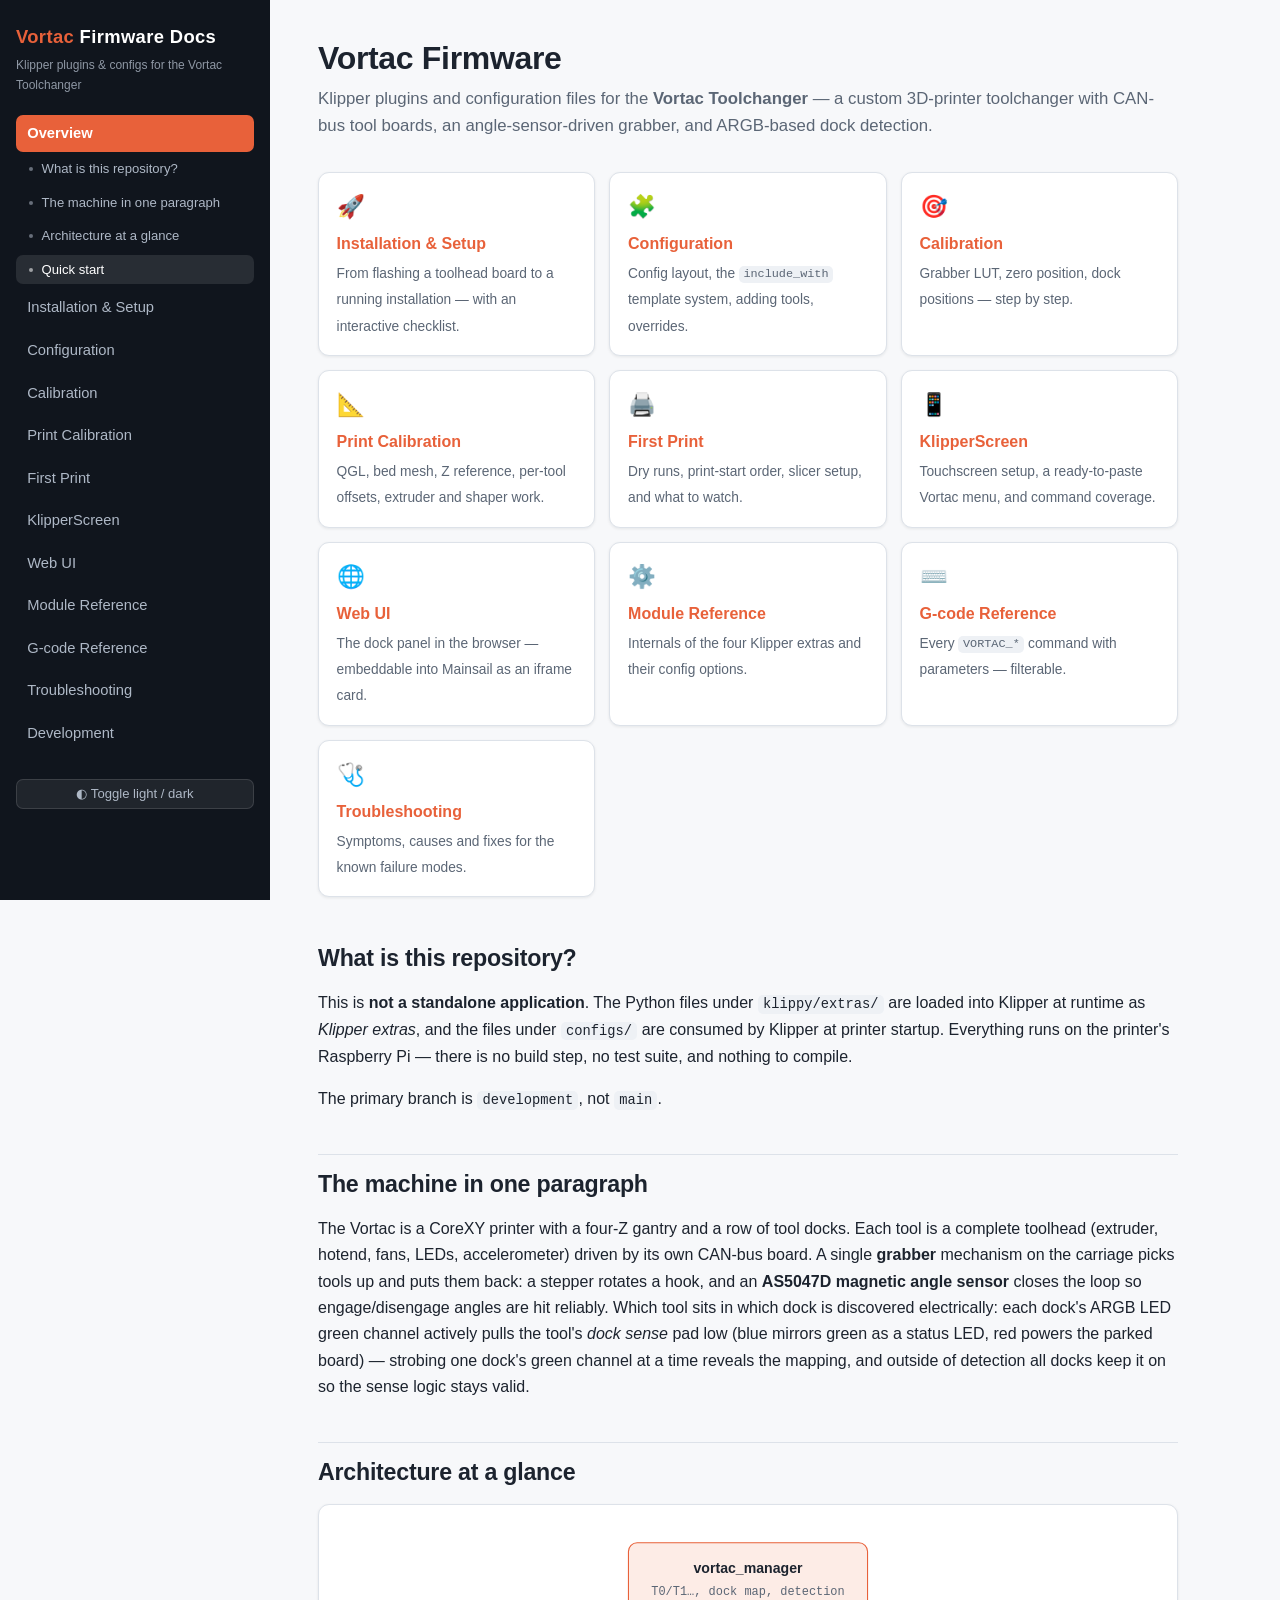
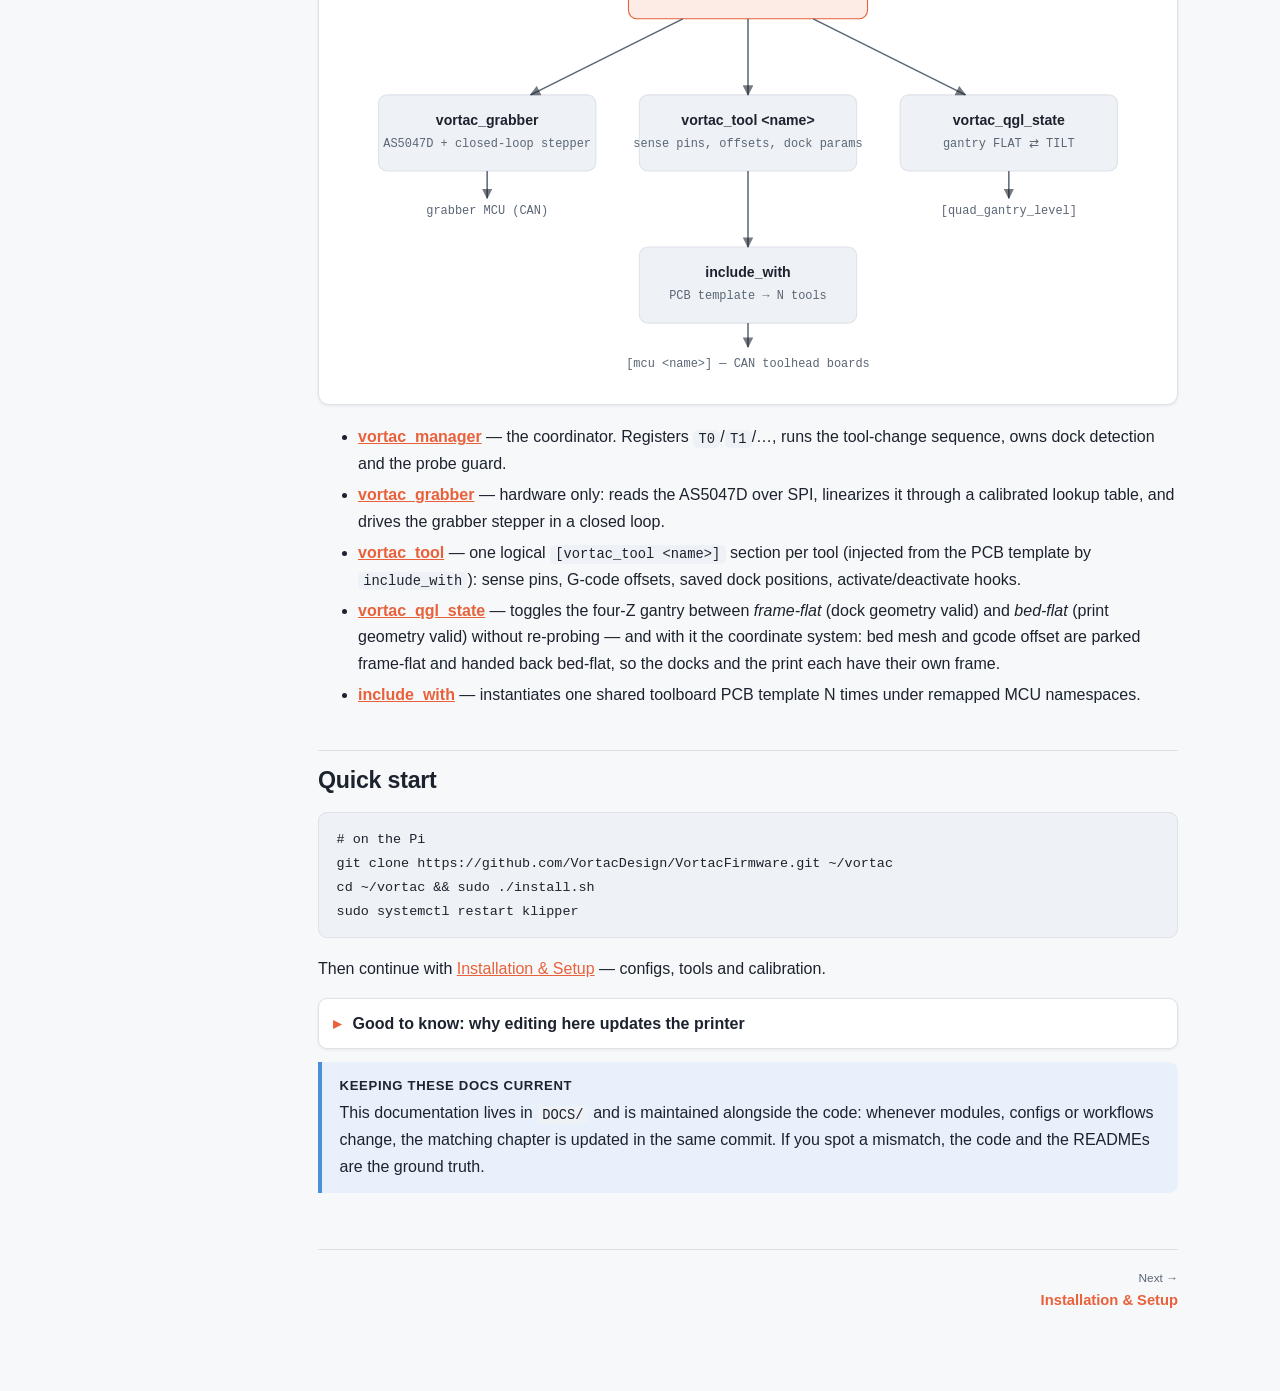
<file: DOCS/index.html>
<!DOCTYPE html>
<html lang="en">
<head>
<meta charset="utf-8">
<meta name="viewport" content="width=device-width, initial-scale=1">
<title>Overview — Vortac Firmware Docs</title>
<link rel="stylesheet" href="assets/style.css">
<script src="assets/docs.js" defer></script>
</head>
<body>
<nav class="sidebar"></nav>
<main><div class="content">

<h1>Vortac Firmware</h1>
<p class="subtitle">Klipper plugins and configuration files for the <strong>Vortac Toolchanger</strong> —
a custom 3D-printer toolchanger with CAN-bus tool boards, an angle-sensor-driven grabber,
and ARGB-based dock detection.</p>

<div class="card-grid">
  <a class="card" href="setup.html">
    <span class="card-icon">🚀</span>
    <span class="card-title">Installation &amp; Setup</span>
    <span class="card-desc">From flashing a toolhead board to a running installation — with an interactive checklist.</span>
  </a>
  <a class="card" href="configuration.html">
    <span class="card-icon">🧩</span>
    <span class="card-title">Configuration</span>
    <span class="card-desc">Config layout, the <code>include_with</code> template system, adding tools, overrides.</span>
  </a>
  <a class="card" href="calibration.html">
    <span class="card-icon">🎯</span>
    <span class="card-title">Calibration</span>
    <span class="card-desc">Grabber LUT, zero position, dock positions — step by step.</span>
  </a>
  <a class="card" href="print-calibration.html">
    <span class="card-icon">📐</span>
    <span class="card-title">Print Calibration</span>
    <span class="card-desc">QGL, bed mesh, Z reference, per-tool offsets, extruder and shaper work.</span>
  </a>
  <a class="card" href="first-print.html">
    <span class="card-icon">🖨️</span>
    <span class="card-title">First Print</span>
    <span class="card-desc">Dry runs, print-start order, slicer setup, and what to watch.</span>
  </a>
  <a class="card" href="klipperscreen.html">
    <span class="card-icon">📱</span>
    <span class="card-title">KlipperScreen</span>
    <span class="card-desc">Touchscreen setup, a ready-to-paste Vortac menu, and command coverage.</span>
  </a>
  <a class="card" href="web-ui.html">
    <span class="card-icon">🌐</span>
    <span class="card-title">Web UI</span>
    <span class="card-desc">The dock panel in the browser — embeddable into Mainsail as an iframe card.</span>
  </a>
  <a class="card" href="modules.html">
    <span class="card-icon">⚙️</span>
    <span class="card-title">Module Reference</span>
    <span class="card-desc">Internals of the four Klipper extras and their config options.</span>
  </a>
  <a class="card" href="gcode.html">
    <span class="card-icon">⌨️</span>
    <span class="card-title">G-code Reference</span>
    <span class="card-desc">Every <code>VORTAC_*</code> command with parameters — filterable.</span>
  </a>
  <a class="card" href="troubleshooting.html">
    <span class="card-icon">🩺</span>
    <span class="card-title">Troubleshooting</span>
    <span class="card-desc">Symptoms, causes and fixes for the known failure modes.</span>
  </a>
</div>

<h2 id="what-is-this">What is this repository?</h2>
<p>This is <strong>not a standalone application</strong>. The Python files under
<code>klippy/extras/</code> are loaded into Klipper at runtime as
<em>Klipper extras</em>, and the files under <code>configs/</code> are consumed by
Klipper at printer startup. Everything runs on the printer's Raspberry Pi —
there is no build step, no test suite, and nothing to compile.</p>

<p>The primary branch is <code>development</code>, not <code>main</code>.</p>

<h2 id="the-machine">The machine in one paragraph</h2>
<p>The Vortac is a CoreXY printer with a four-Z gantry and a row of tool docks.
Each tool is a complete toolhead (extruder, hotend, fans, LEDs, accelerometer) driven by its
own CAN-bus board. A single <strong>grabber</strong> mechanism on the carriage picks tools up
and puts them back: a stepper rotates a hook, and an <strong>AS5047D magnetic angle sensor</strong>
closes the loop so engage/disengage angles are hit reliably. Which tool sits in which dock is
discovered electrically: each dock's ARGB LED green channel actively pulls the tool's
<em>dock sense</em> pad low (blue mirrors green as a status LED, red powers the parked board) —
strobing one dock's green channel at a time reveals the mapping, and outside of detection all
docks keep it on so the sense logic stays valid.</p>

<h2 id="architecture">Architecture at a glance</h2>

<div class="diagram">
<svg viewBox="0 0 760 430" role="img" aria-label="Vortac firmware architecture diagram">
  <defs>
    <marker id="arrow" viewBox="0 0 10 10" refX="9" refY="5" markerWidth="7" markerHeight="7" orient="auto-start-reverse">
      <path d="M0,0 L10,5 L0,10 z" fill="currentColor" opacity=".6"/>
    </marker>
  </defs>

  <!-- manager -->
  <rect class="dbox-hl" x="270" y="20" width="220" height="70"/>
  <text class="dlabel" x="380" y="48" text-anchor="middle">vortac_manager</text>
  <text class="dsub"   x="380" y="68" text-anchor="middle">T0/T1…, dock map, detection</text>

  <!-- grabber -->
  <rect class="dbox" x="40" y="160" width="200" height="70"/>
  <text class="dlabel" x="140" y="188" text-anchor="middle">vortac_grabber</text>
  <text class="dsub"   x="140" y="208" text-anchor="middle">AS5047D + closed-loop stepper</text>

  <!-- tools -->
  <rect class="dbox" x="280" y="160" width="200" height="70"/>
  <text class="dlabel" x="380" y="188" text-anchor="middle">vortac_tool &lt;name&gt;</text>
  <text class="dsub"   x="380" y="208" text-anchor="middle">sense pins, offsets, dock params</text>

  <!-- qgl -->
  <rect class="dbox" x="520" y="160" width="200" height="70"/>
  <text class="dlabel" x="620" y="188" text-anchor="middle">vortac_qgl_state</text>
  <text class="dsub"   x="620" y="208" text-anchor="middle">gantry FLAT ⇄ TILT</text>

  <!-- include_with -->
  <rect class="dbox" x="280" y="300" width="200" height="70"/>
  <text class="dlabel" x="380" y="328" text-anchor="middle">include_with</text>
  <text class="dsub"   x="380" y="348" text-anchor="middle">PCB template → N tools</text>

  <!-- hardware row -->
  <text class="dsub" x="140" y="270" text-anchor="middle">grabber MCU (CAN)</text>
  <text class="dsub" x="620" y="270" text-anchor="middle">[quad_gantry_level]</text>
  <text class="dsub" x="380" y="410" text-anchor="middle">[mcu &lt;name&gt;] — CAN toolhead boards</text>

  <!-- edges -->
  <path class="dline" d="M320 90 L180 160"/>
  <path class="dline" d="M380 90 L380 160"/>
  <path class="dline" d="M440 90 L580 160"/>
  <path class="dline" d="M380 230 L380 300"/>
  <path class="dline" d="M140 230 L140 255"/>
  <path class="dline" d="M620 230 L620 255"/>
  <path class="dline" d="M380 370 L380 392"/>
</svg>
</div>

<ul>
  <li><strong><a href="modules.html#vortac-manager">vortac_manager</a></strong> — the coordinator.
      Registers <code>T0</code>/<code>T1</code>/…, runs the tool-change sequence, owns dock
      detection and the probe guard.</li>
  <li><strong><a href="modules.html#vortac-grabber">vortac_grabber</a></strong> — hardware only:
      reads the AS5047D over SPI, linearizes it through a calibrated lookup table, and drives the
      grabber stepper in a closed loop.</li>
  <li><strong><a href="modules.html#vortac-tool">vortac_tool</a></strong> — one logical
      <code>[vortac_tool &lt;name&gt;]</code> section per tool (injected from the PCB template by
      <code>include_with</code>): sense pins, G-code offsets, saved dock positions,
      activate/deactivate hooks.</li>
  <li><strong><a href="modules.html#vortac-qgl-state">vortac_qgl_state</a></strong> — toggles the
      four-Z gantry between <em>frame-flat</em> (dock geometry valid) and <em>bed-flat</em>
      (print geometry valid) without re-probing — and with it the coordinate system: bed mesh
      and gcode offset are parked frame-flat and handed back bed-flat, so the docks and the
      print each have their own frame.</li>
  <li><strong><a href="modules.html#include-with">include_with</a></strong> — instantiates one
      shared toolboard PCB template N times under remapped MCU namespaces.</li>
</ul>

<h2 id="quick-start">Quick start</h2>
<pre><code># on the Pi
git clone https://github.com/VortacDesign/VortacFirmware.git ~/vortac
cd ~/vortac &amp;&amp; sudo ./install.sh
sudo systemctl restart klipper</code></pre>
<p>Then continue with <a href="setup.html">Installation &amp; Setup</a> — configs, tools and
calibration.</p>

<details class="fold">
  <summary>Good to know: why editing here updates the printer</summary>
  <div class="fold-body">
    <p><code>install.sh</code> <em>symlinks</em> every plugin into Klipper's
    <code>klippy/extras/</code> and <em>bind-mounts</em> <code>configs/vortac_configs/</code> into
    <code>~/printer_data/config/</code>. A systemd <code>.path</code> unit watches the git branch
    ref, so every <code>git pull</code> re-runs the installer automatically. The only manual step
    after pulling is <code>sudo systemctl restart klipper</code>.</p>
  </div>
</details>

<div class="callout">
  <span class="callout-title">Keeping these docs current</span>
  <p>This documentation lives in <code>DOCS/</code> and is maintained alongside the code:
  whenever modules, configs or workflows change, the matching chapter is updated in the same
  commit. If you spot a mismatch, the code and the READMEs are the ground truth.</p>
</div>

<div class="page-nav" data-auto></div>
</div></main>
</body>
</html>
</file>
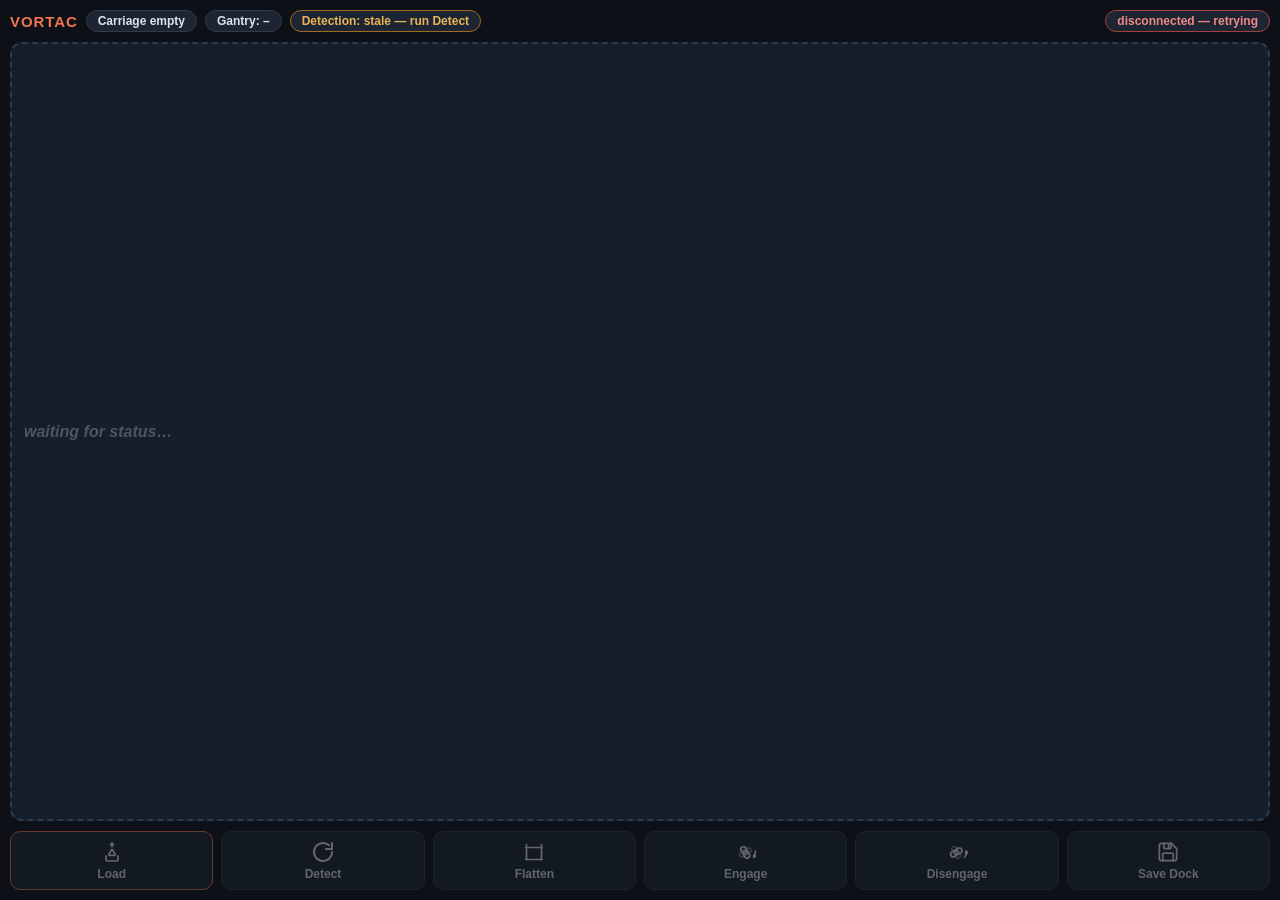
<file: web/index.html>
<!DOCTYPE html>
<html lang="en">
<head>
<meta charset="utf-8">
<meta name="viewport" content="width=device-width, initial-scale=1">
<title>Vortac</title>
<!--
  Vortac web UI — single self-contained page against the Moonraker API.

  Designed to be embedded into Mainsail as an "iFrame" webcam card, but works
  standalone in any browser too. It talks JSON-RPC over Moonraker's websocket
  (default <this host>:7125; override with ?moonraker=host:port) and uses the
  same status objects as the KlipperScreen panel:
  vortac_manager / vortac_tool <name> / vortac_qgl_state.

  Served by nginx from the repo's web/ directory (see install.sh).
  See DOCS/web-ui.html for setup, CORS notes and troubleshooting.
-->
<style>
  :root {
    --bg: #0d1117; --panel: #161e29; --panel2: #1c2531;
    --border: #2f3b4b; --text: #dde3ea; --muted: #8b95a5;
    --accent: #f0764f; --blue: #8fc1f2; --blue-b: #3d6ea5;
    --green: #7fd6a0; --amber: #e8b45a; --amber-b: #a06a1f;
  }
  * { box-sizing: border-box; }
  html, body { height: 100%; }
  body {
    margin: 0; background: var(--bg); color: var(--text);
    font-family: -apple-system, "Segoe UI", Roboto, sans-serif;
    display: flex; flex-direction: column; padding: 10px; gap: 10px;
    user-select: none;
  }
  /* ---- header ---- */
  #bar { display: flex; align-items: center; gap: 8px; flex-wrap: wrap; flex: 0 0 auto; }
  #brand { font-weight: 800; letter-spacing: .06em; color: var(--accent); font-size: 15px; }
  .chip {
    border-radius: 999px; padding: 3px 11px; font-size: 12px; font-weight: 600;
    background: var(--panel2); border: 1px solid var(--border); white-space: nowrap;
  }
  .chip b { color: var(--accent); font-weight: 700; }
  .chip.ok { border-color: #2f7d4f; color: var(--green); }
  .chip.warn { border-color: var(--amber-b); color: var(--amber); }
  .chip.err { border-color: #a04040; color: #e88; }
  #conn { margin-left: auto; }
  /* ---- dock grid ---- */
  #docks {
    flex: 1 1 auto; display: grid; gap: 10px; min-height: 120px;
    grid-template-columns: repeat(auto-fit, minmax(130px, 1fr));
  }
  .dock {
    border: 2px solid var(--border); border-radius: 12px; background: var(--panel);
    padding: 10px 12px; display: flex; flex-direction: column; text-align: left;
    color: var(--text); cursor: pointer; font: inherit; position: relative; min-height: 100px;
  }
  .dock:hover { filter: brightness(1.15); }
  .dock .dname { font-size: 11px; color: var(--muted); font-weight: 700;
    text-transform: uppercase; letter-spacing: .05em; }
  .dock .tname { font-size: 16px; font-weight: 800; margin: auto 0; }
  .dock .sense { font-size: 11px; color: var(--muted); }
  .dock .hint { font-size: 10px; color: #5b6675; margin-top: 4px; }
  .dock.occupied { border-color: var(--blue-b); }
  .dock.occupied .tname { color: var(--blue); }
  .dock.held { border-color: var(--accent); background: #241a15; }
  .dock.held .tname { color: var(--accent); }
  .dock.held::after { content: "on carriage"; position: absolute; top: 8px; right: 10px;
    font-size: 10px; font-weight: 700; color: var(--accent); }
  .dock.empty { border-style: dashed; }
  .dock.empty .tname { color: #4a5568; font-weight: 600; font-style: italic; }
  .dock.unknown { border-color: var(--amber-b); }
  .dock.unknown .tname { color: var(--amber); }
  /* dock holds a tool but its supply is off — strands the tool board */
  .dock.nopower { border-color: #e5484d; border-width: 2px; }
  .dock.nopower .tname { color: #e5484d; }
  .dock .bolt { margin-left: 4px; }
  .dock .bolt svg { width: 9px; height: 12px; vertical-align: -2px; }
  .dock .bolt.on { color: var(--green); }
  .dock .bolt.off { color: #3a4453; }
  .dot { display: inline-block; width: 7px; height: 7px; border-radius: 50%;
    background: #3a4657; margin: 0 2px 1px 6px; }
  .dot.on { background: #5aa9e8; box-shadow: 0 0 5px #5aa9e8; }
  .dot.grab { background: var(--accent); box-shadow: 0 0 5px var(--accent); }
  /* ---- actions ---- */
  #actions { display: grid; gap: 8px; flex: 0 0 auto;
    grid-template-columns: repeat(auto-fit, minmax(84px, 1fr)); }
  .btn {
    border-radius: 10px; background: var(--panel2); border: 1px solid var(--border);
    color: var(--text); font: inherit; font-size: 12px; font-weight: 700;
    padding: 8px 4px; cursor: pointer;
    display: flex; flex-direction: column; align-items: center; gap: 3px;
  }
  .btn:hover:not(:disabled) { border-color: var(--accent); }
  .btn:disabled { opacity: .4; cursor: default; }
  .btn.primary { background: var(--accent); border-color: var(--accent); color: #181818; }
  .btn.primary:disabled { background: var(--panel2); color: var(--text); }
  .btn svg { width: 24px; height: 24px; }
  .btn.primary:not(:disabled) svg * { stroke: #181818; }
  /* ---- modal ---- */
  #modal { position: fixed; inset: 0; background: rgba(0,0,0,.6);
    display: none; align-items: center; justify-content: center; padding: 20px; }
  #modal.open { display: flex; }
  #modal .box { background: var(--panel); border: 1px solid var(--border);
    border-radius: 12px; padding: 18px 20px; max-width: 380px; width: 100%; }
  #modal p { margin: 0 0 16px; font-size: 14px; line-height: 1.5; }
  #modal .row { display: flex; gap: 10px; justify-content: flex-end; }
  #modal button { border-radius: 8px; padding: 7px 18px; font: inherit; font-weight: 700;
    cursor: pointer; border: 1px solid var(--border); background: var(--panel2); color: var(--text); }
  #modal button.yes { background: var(--accent); border-color: var(--accent); color: #181818; }
  /* ---- toast ---- */
  #toast { position: fixed; left: 50%; bottom: 14px; transform: translateX(-50%);
    background: #351919; border: 1px solid #a04040; color: #f0b0b0; font-size: 12px;
    border-radius: 8px; padding: 7px 14px; max-width: 90%; display: none; }
</style>
</head>
<body>

<div id="bar">
  <span id="brand">VORTAC</span>
  <span class="chip" id="chip-hold">Carriage: –</span>
  <span class="chip" id="chip-qgl">Gantry: –</span>
  <span class="chip" id="chip-detect">Detection: –</span>
  <span class="chip" id="chip-power" hidden>Power: –</span>
  <span class="chip" id="conn">connecting…</span>
</div>

<div id="docks"><button class="dock empty" disabled><span class="tname">waiting for status…</span></button></div>

<div id="actions">
  <button class="btn primary" id="btn-primary" disabled>
    <svg id="ico-primary" viewBox="0 0 64 64" fill="none" stroke="#e8e8e8" stroke-width="4.5" stroke-linecap="round" stroke-linejoin="round"></svg>
    <span id="lbl-primary">Park</span>
  </button>
  <button class="btn" id="btn-detect">
    <svg viewBox="0 0 24 24" fill="none" stroke="#e8e8e8" stroke-width="2" stroke-linecap="round"><path d="M21 12a9 9 0 11-3-6.7M21 3v6h-6"/></svg>
    Detect
  </button>
  <button class="btn" id="btn-gantry">
    <svg id="ico-gantry" viewBox="0 0 64 64" fill="none" stroke="#e8e8e8" stroke-width="4.5" stroke-linecap="round" stroke-linejoin="round"></svg>
    <span id="lbl-gantry">Gantry</span>
  </button>
  <button class="btn" id="btn-engage">
    <svg viewBox="0 0 64 64" fill="none" stroke="#e8e8e8" stroke-width="4.5" stroke-linecap="round" stroke-linejoin="round">
      <g transform="translate(30 33) rotate(-30)" opacity="0.45"><rect x="-16.5" y="-7" width="33" height="14" rx="7"/></g>
      <g transform="translate(30 33) rotate(60)"><rect x="-16.5" y="-7" width="33" height="14" rx="7"/><circle cx="0" cy="0" r="4"/></g>
      <path d="M56.9 29.8 A25 25 0 0 1 52.5 46.3"/><path d="M52.5 46.3 L57.8 43.6 M52.5 46.3 L53.2 40.3"/>
    </svg>
    Engage
  </button>
  <button class="btn" id="btn-disengage">
    <svg viewBox="0 0 64 64" fill="none" stroke="#e8e8e8" stroke-width="4.5" stroke-linecap="round" stroke-linejoin="round">
      <g transform="translate(30 33) rotate(60)" opacity="0.45"><rect x="-16.5" y="-7" width="33" height="14" rx="7"/></g>
      <g transform="translate(30 33) rotate(-30)"><rect x="-16.5" y="-7" width="33" height="14" rx="7"/><circle cx="0" cy="0" r="4"/></g>
      <path d="M52.5 46.3 A25 25 0 0 0 56.9 29.8"/><path d="M56.9 29.8 L54.6 35.3 M56.9 29.8 L60.2 34.8"/>
    </svg>
    Disengage
  </button>
  <button class="btn" id="btn-save">
    <svg viewBox="0 0 64 64" fill="none" stroke="#e8e8e8" stroke-width="4.5" stroke-linecap="round" stroke-linejoin="round">
      <path d="M15 9 H41 L55 23 V49 Q55 55 49 55 H15 Q9 55 9 49 V15 Q9 9 15 9 Z"/>
      <path d="M21 9 V20 Q21 23 24 23 H37 Q40 23 40 20 V9"/>
      <path d="M18 55 V38 Q18 35 21 35 H43 Q46 35 46 38 V55"/>
      <path d="M33.5 12 V19"/>
    </svg>
    Save Dock
  </button>
</div>

<div id="modal"><div class="box"><p id="modal-text"></p>
  <div class="row"><button id="modal-no">Cancel</button><button class="yes" id="modal-yes">OK</button></div>
</div></div>
<div id="toast"></div>

<script>
"use strict";

/* ---------------- connection ---------------- */

const qs = new URLSearchParams(location.search);
const apiHost = qs.get("moonraker") || (location.hostname + ":7125");
const wsProto = location.protocol === "https:" ? "wss" : "ws";

let ws = null, msgId = 0;
const pending = {};

const state = {
  connected: false, klippyReady: false,
  dockCount: 0, manager: {}, qgl: {}, printStats: {}, toolStatus: {},
  subscribedTools: "",
};

function connect() {
  setConn("connecting…", "warn");
  ws = new WebSocket(`${wsProto}://${apiHost}/websocket`);
  ws.onopen = init;
  ws.onclose = () => { state.connected = false; setConn("disconnected — retrying", "err"); setTimeout(connect, 3000); };
  ws.onerror = () => ws.close();
  ws.onmessage = (ev) => {
    const msg = JSON.parse(ev.data);
    if (msg.id && pending[msg.id]) {
      const p = pending[msg.id]; delete pending[msg.id];
      msg.error ? p.rej(new Error(msg.error.message || "RPC error")) : p.res(msg.result);
    } else if (msg.method === "notify_status_update") {
      mergeStatus(msg.params[0]);
    } else if (msg.method === "notify_klippy_ready") {
      init();
    } else if (msg.method === "notify_klippy_shutdown" || msg.method === "notify_klippy_disconnected") {
      state.klippyReady = false; setConn("klipper not ready", "err"); render();
    }
  };
}

function rpc(method, params) {
  return new Promise((res, rej) => {
    if (!ws || ws.readyState !== 1) return rej(new Error("not connected"));
    const id = ++msgId; pending[id] = { res, rej };
    ws.send(JSON.stringify({ jsonrpc: "2.0", method, params: params || {}, id }));
  });
}

async function init() {
  try {
    state.connected = true;
    const info = await rpc("server.info");
    if (info.klippy_state !== "ready") {
      state.klippyReady = false;
      setConn("klipper: " + info.klippy_state, "warn");
      setTimeout(init, 2500);
      return;
    }
    state.klippyReady = true;
    setConn("connected", "ok");
    const cfg = await rpc("printer.objects.query", { objects: { configfile: ["settings"] } });
    const settings = cfg.status.configfile.settings || {};
    state.dockCount = parseInt((settings.vortac_manager || {}).dock_count) || 0;
    await subscribeAll();
  } catch (e) { toast(e.message); setTimeout(init, 3000); }
}

async function subscribeAll() {
  const objects = { vortac_manager: null, vortac_qgl_state: null,
                    print_stats: ["state"] };
  for (const t of (state.manager.tools || [])) objects["vortac_tool " + t] = null;
  state.subscribedTools = (state.manager.tools || []).join(",");
  const r = await rpc("printer.objects.subscribe", { objects });
  mergeStatus(r.status);
}

function mergeStatus(st) {
  for (const [k, v] of Object.entries(st)) {
    if (k === "print_stats") Object.assign(state.printStats, v);
    else if (k === "vortac_manager") Object.assign(state.manager, v);
    else if (k === "vortac_qgl_state") Object.assign(state.qgl, v);
    else if (k.startsWith("vortac_tool ")) {
      const id = k.slice(12);
      state.toolStatus[id] = Object.assign(state.toolStatus[id] || {}, v);
    }
  }
  // tools discovered after the first subscribe → extend the subscription once
  const tools = (state.manager.tools || []).join(",");
  if (tools && tools !== state.subscribedTools) subscribeAll().catch(() => {});
  render();
}

/* ---------------- actions ---------------- */

function gcode(script) {
  rpc("printer.gcode.script", { script }).catch((e) => toast(e.message));
}

function confirmThen(text, script) {
  const modal = document.getElementById("modal");
  document.getElementById("modal-text").textContent = text;
  modal.classList.add("open");
  const yes = document.getElementById("modal-yes"), no = document.getElementById("modal-no");
  const close = () => { modal.classList.remove("open"); yes.onclick = no.onclick = null; };
  yes.onclick = () => { close(); gcode(script); };
  no.onclick = close;
}

function loadableTools() {
  const occ = state.manager.dock_occupancy || {};
  return [...new Set(Object.values(occ).filter(Boolean))].sort();
}
const toolIndex = (t) => (state.toolStatus[t] || {}).tool_index;

// Gantry glyphs: the frame (uprights + bed) with the gantry beam either
// level with the frame (FLAT, dock reference) or tilted onto the bed
// (TILTED, print reference). Each button shows the state it moves TO.
const FLAT_ICON = `<path d="M12 12 V52 M52 12 V52"/><path d="M10 52 H54"/>
  <path d="M10 20 H54"/>`;
const TILT_ICON = `<path d="M12 12 V52 M52 12 V52"/><path d="M10 52 H54"/>
  <path d="M10 16 L54 26"/>`;

document.getElementById("btn-detect").onclick = () => gcode("VORTAC_DETECT");
document.getElementById("btn-gantry").onclick = () => {
  const flat = gantryState() === "flat";
  if (flat)
    confirmThen(
      "Tilt the gantry back onto the bed reference? Replays the stored QGL " +
      "deltas and restores the bed mesh and gcode offset.",
      "VORTAC_GANTRY_TILT");
  else
    confirmThen(
      "Flatten the gantry to the frame reference? Replays the stored QGL " +
      "deltas inverted and parks the bed mesh and gcode offset (dock " +
      "coordinate system).",
      "VORTAC_GANTRY_FLAT");
};
document.getElementById("btn-engage").onclick = () =>
  confirmThen("Rotate the grabber to the engage position?", "VORTAC_ENGAGE");
document.getElementById("btn-disengage").onclick = () =>
  confirmThen("Rotate the grabber to the disengage position?", "VORTAC_DISENGAGE");
document.getElementById("btn-save").onclick = () =>
  confirmThen("Save the current XYZ as the selected dock's hooked position?", "VORTAC_DOCK_CAL_SAVE");
document.getElementById("btn-primary").onclick = () => {
  const held = state.manager.current_tool;
  if (held) return confirmThen(`Park ${held} at its dock?`, "VORTAC_UNLOAD");
  const l = loadableTools();
  if (l.length === 1 && toolIndex(l[0]) != null)
    confirmThen(`Load ${l[0]} (T${toolIndex(l[0])})?`, "T" + toolIndex(l[0]));
};

// Docks that hold a tool while their supply is switched off. WS2812 keep
// their state across a klipper restart, so that board would be missing at the
// next mcu identify and klipper would refuse to start.
function powerFaults() {
  const power = state.manager.dock_power || {};
  const occ = state.manager.dock_occupancy || {};
  return Object.keys(power).filter((d) => !power[d] && occ[d]);
}

// Supply glyph. Empty string when the manager does not manage the supply at
// all, so the tile degrades silently instead of lying. Inline SVG instead of
// the ⚡ emoji: color emoji ignore CSS `color`, so on/off would render
// identically and the glyph would lie about the supply state.
const BOLT_SVG =
  '<svg viewBox="0 0 10 14" aria-hidden="true">' +
  '<path d="M6.2 0 L0.5 8.2 H4.2 L3.4 14 L9.5 5.6 H5.4 Z" fill="currentColor"/></svg>';
function boltMarkup(dock) {
  const power = state.manager.dock_power || {};
  if (!(dock in power)) return "";
  return `<span class="bolt ${power[dock] ? "on" : "off"}" title="${power[dock] ? "dock powered" : "dock supply off"}">${BOLT_SVG}</span>`;
}

function tileClick(dock) {
  const occ = state.manager.dock_occupancy || {};
  const held = state.manager.current_tool;
  const parkMap = state.manager.park_dock || {};
  const tool = occ[dock];
  if (powerFaults().includes(dock)) {
    // Only ever offer switching a dock ON here. Switching an occupied dock
    // OFF drops its board off the CAN bus and takes klipper down — that
    // stays in the console behind FORCE=1.
    confirmThen(
      `${dock} holds ${tool || "a tool"} but its supply is switched off — that board will be missing after the next restart.\nSwitch the dock supply back on?`,
      "VORTAC_DOCK_POWER DOCK=" + dock + " VALUE=1");
  } else if (held && parkMap[held] === dock && !tool) {
    confirmThen(`Park ${held} at ${dock}?`, "VORTAC_UNLOAD");
  } else if (tool) {
    const idx = toolIndex(tool);
    if (idx != null) confirmThen(`Tool change to ${tool} (T${idx})?`, "T" + idx);
  } else {
    confirmThen(`Select ${dock} for dock calibration?\n(Runs VORTAC_DETECT; the dock must hold a detectable tool.)`,
                "VORTAC_SELECT_DOCK DOCK=" + dock);
  }
}

/* ---------------- rendering ---------------- */

const PARK_ICON = `<path d="M30.5 8.5 Q32 6 33.5 8.5 L40 20 Q41.5 23 38 23 H26 Q22.5 23 24 20 Z"/>
  <path d="M32 28 V38 M32 38 L28 33.5 M32 38 L36 33.5"/>
  <path d="M16 42 V52 Q16 56 20 56 H44 Q48 56 48 52 V42"/>`;
const LOAD_ICON = `<path d="M32 18 V8 M32 8 L28 12.5 M32 8 L36 12.5"/>
  <path d="M30.5 26.5 Q32 24 33.5 26.5 L40 38 Q41.5 41 38 41 H26 Q22.5 41 24 38 Z"/>
  <path d="M16 42 V52 Q16 56 20 56 H44 Q48 56 48 52 V42"/>`;

function senseDot(v, grab) {
  const cls = v === false ? (grab ? "dot grab" : "dot on") : "dot";
  return `<span class="${cls}"></span>`;
}

function setConn(text, cls) {
  const el = document.getElementById("conn");
  el.textContent = text; el.className = "chip " + (cls || "");
}

function toast(text) {
  const el = document.getElementById("toast");
  el.textContent = text; el.style.display = "block";
  clearTimeout(el._t); el._t = setTimeout(() => (el.style.display = "none"), 5000);
}

function dockNames() {
  const names = new Set(Object.keys(state.manager.dock_occupancy || {}));
  for (let i = 0; i < state.dockCount; i++) names.add("dock" + i);
  return [...names].sort((a, b) => a.length - b.length || (a < b ? -1 : 1));
}

const gantryState = () => state.manager.qgl_state || state.qgl.state;
// The toggle takes the bed mesh and the gcode offset with it, so pressing it
// mid-print would drop the print onto raw kinematic Z. Tool changes call
// FLAT/TILT internally — that path is unaffected.
const printing = () => state.printStats.state === "printing";

function render() {
  const m = state.manager;
  const held = m.current_tool;

  // header
  const hold = document.getElementById("chip-hold");
  hold.innerHTML = held
    ? `Holding: <b>${esc(held)}${toolIndex(held) != null ? " (T" + toolIndex(held) + ")" : ""}</b>`
    : "Carriage empty";
  const qgl = gantryState();
  const qchip = document.getElementById("chip-qgl");
  qchip.textContent = "Gantry: " + (qgl ? qgl.toUpperCase() : "–")
    + (state.qgl.frame === "dock" ? " · dock frame" : "");
  qchip.className = "chip " + (qgl === "tilted" ? "ok" : qgl ? "warn" : "");
  const dchip = document.getElementById("chip-detect");
  dchip.textContent = m.dock_detection_valid ? "Detection: OK" : "Detection: stale — run Detect";
  dchip.className = "chip " + (m.dock_detection_valid ? "ok" : "warn");
  const pchip = document.getElementById("chip-power");
  const power = m.dock_power || {};
  const faults = powerFaults();
  if (!Object.keys(power).length) {
    pchip.hidden = true;
  } else {
    pchip.hidden = false;
    const live = Object.values(power).filter(Boolean).length;
    pchip.textContent = faults.length
      ? "Power: check dock" : `Power: ${live}/${Object.keys(power).length}`;
    pchip.className = "chip " + (faults.length ? "warn" : "");
  }

  // docks
  const wrap = document.getElementById("docks");
  const names = dockNames();
  const occ = m.dock_occupancy || {};
  const parkMap = m.park_dock || {};
  const ready = state.klippyReady;
  if (names.length) {
    wrap.innerHTML = names.map((dock) => {
      const tool = occ[dock];
      const st = state.toolStatus[tool || (parkMap[held] === dock ? held : "")] || {};
      let cls, body, hint;
      if (faults.includes(dock)) {
        cls = "nopower";
        body = `<span class="tname">${esc(tool || "?")}<small style="color:var(--muted)"> · NO POWER</small></span>
                <span class="sense">dock${senseDot(st.dock_sense_state)} grab${senseDot(st.grab_sense_state, true)}</span>`;
        hint = "tap: switch power on";
      } else if (tool) {
        cls = tool === held ? "held" : "occupied";
        const idx = toolIndex(tool);
        body = `<span class="tname">${esc(tool)}<small style="color:var(--muted)">${idx != null ? " · T" + idx : ""}</small></span>
                <span class="sense">dock${senseDot(st.dock_sense_state)} grab${senseDot(st.grab_sense_state, true)}</span>`;
        hint = held ? "tap: change" : "tap: load";
      } else if (held && parkMap[held] === dock) {
        cls = "held";
        body = `<span class="tname">${esc(held)}</span>
                <span class="sense">grab${senseDot(st.grab_sense_state, true)}</span>`;
        hint = "tap: park here";
      } else {
        const calibrated = Object.values(state.toolStatus).some((t) => dock in (t.dock_positions || {}));
        cls = calibrated || m.dock_detection_valid ? "empty" : "unknown";
        body = `<span class="tname">${cls === "empty" ? "empty" : "not calibrated"}</span><span class="sense"></span>`;
        hint = "tap: select for calibration";
      }
      return `<button class="dock ${cls}" data-dock="${dock}" ${ready ? "" : "disabled"}>
                <span class="dname">${esc(dock)}${boltMarkup(dock)}</span>${body}
                <span class="hint">${hint}</span>
              </button>`;
    }).join("");
    wrap.querySelectorAll(".dock").forEach((b) =>
      (b.onclick = () => tileClick(b.dataset.dock)));
  }

  // primary button
  const btn = document.getElementById("btn-primary");
  const ico = document.getElementById("ico-primary");
  const lbl = document.getElementById("lbl-primary");
  const l = loadableTools();
  if (held) { ico.innerHTML = PARK_ICON; lbl.textContent = "Park"; btn.disabled = !ready; }
  else { ico.innerHTML = LOAD_ICON; lbl.textContent = "Load"; btn.disabled = !ready || l.length !== 1; }
  // gantry toggle — labelled with the state it switches TO
  const gico = document.getElementById("ico-gantry");
  const glbl = document.getElementById("lbl-gantry");
  const flat = gantryState() === "flat";
  gico.innerHTML = flat ? TILT_ICON : FLAT_ICON;
  glbl.textContent = flat ? "Tilt" : "Flatten";

  for (const id of ["btn-detect", "btn-gantry", "btn-engage",
                    "btn-disengage", "btn-save"])
    document.getElementById(id).disabled = !ready;
  // No [vortac_qgl_state] → no FLAT/TILT commands to send.
  const gb = document.getElementById("btn-gantry");
  gb.disabled = gb.disabled || !qgl || printing();
  gb.title = !qgl ? "[vortac_qgl_state] not configured"
    : printing() ? "not while printing — the toggle parks the bed mesh and "
                   + "the gcode offset"
    : "";
}

const esc = (s) => String(s).replace(/[&<>"]/g, (c) => ({ "&": "&amp;", "<": "&lt;", ">": "&gt;", '"': "&quot;" }[c]));

render();
connect();
</script>
</body>
</html>
</file>
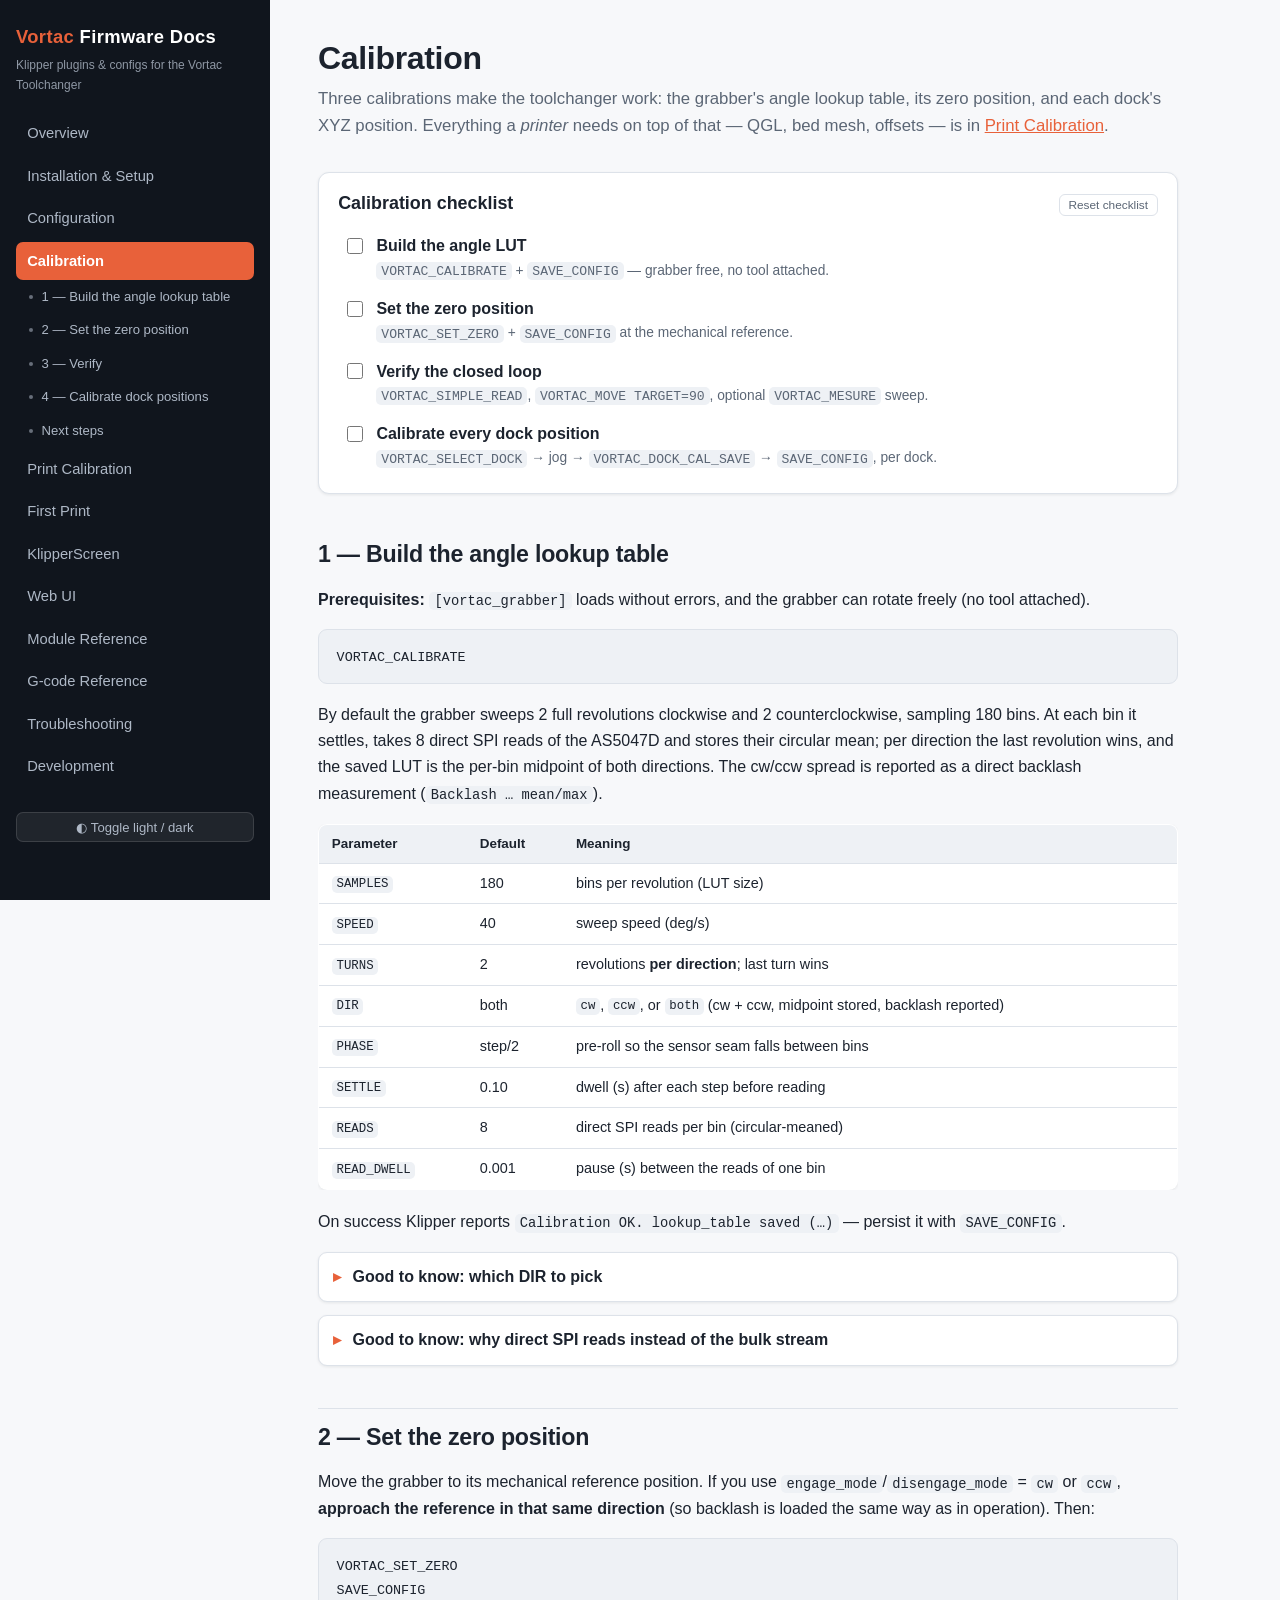
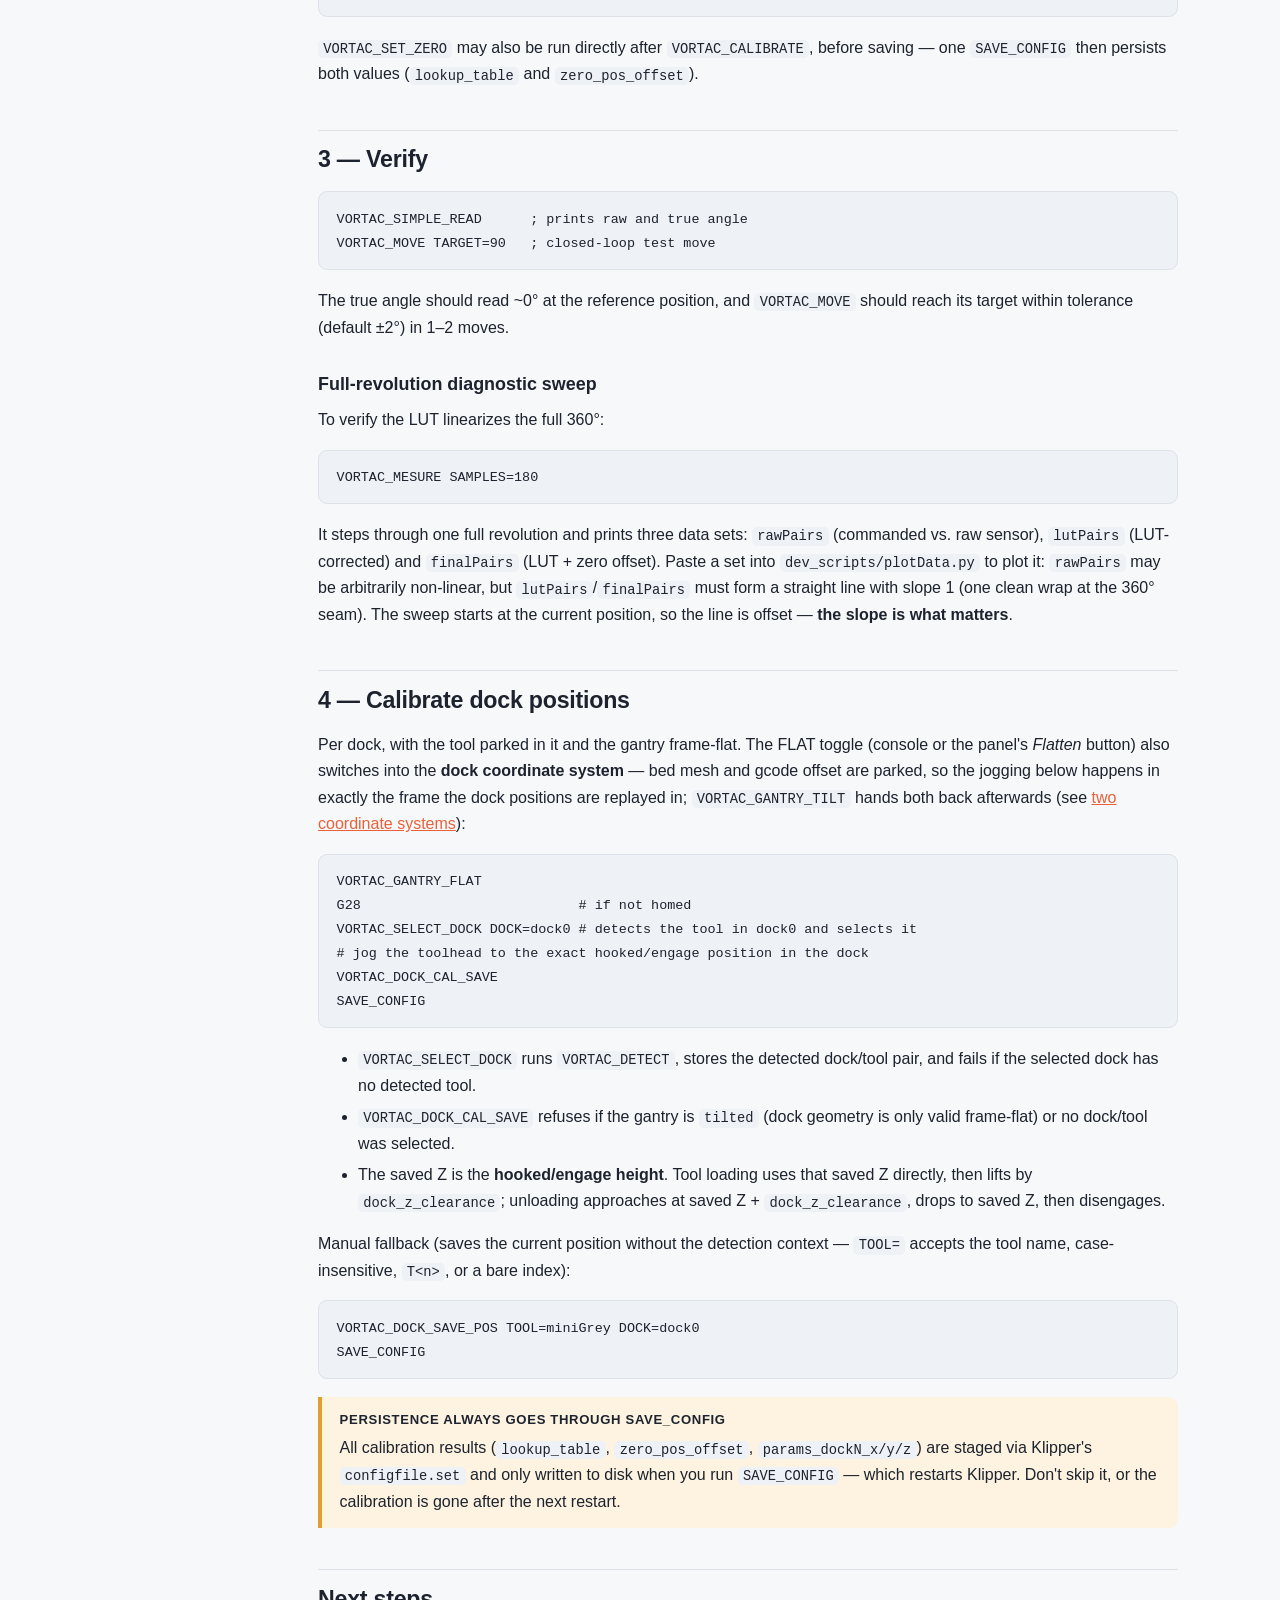
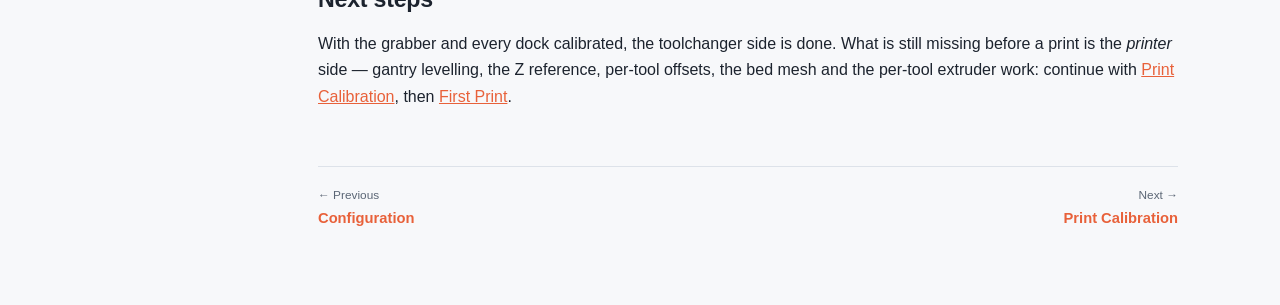
<file: DOCS/calibration.html>
<!DOCTYPE html>
<html lang="en">
<head>
<meta charset="utf-8">
<meta name="viewport" content="width=device-width, initial-scale=1">
<title>Calibration — Vortac Firmware Docs</title>
<link rel="stylesheet" href="assets/style.css">
<script src="assets/docs.js" defer></script>
</head>
<body>
<nav class="sidebar"></nav>
<main><div class="content">

<h1>Calibration</h1>
<p class="subtitle">Three calibrations make the toolchanger work: the grabber's angle lookup
table, its zero position, and each dock's XYZ position. Everything a <em>printer</em> needs on top of that — QGL, bed mesh, offsets — is in <a href="print-calibration.html">Print Calibration</a>.</p>

<div class="checklist">
  <div class="checklist-head">
    <h3>Calibration checklist</h3>
    <button class="reset" type="button">Reset checklist</button>
  </div>
  <label class="check"><input type="checkbox" data-ck="lut">
    <span class="check-text"><span class="check-title">Build the angle LUT</span>
    <span class="check-sub"><code>VORTAC_CALIBRATE</code> + <code>SAVE_CONFIG</code> — grabber free, no tool attached.</span></span>
  </label>
  <label class="check"><input type="checkbox" data-ck="zero">
    <span class="check-text"><span class="check-title">Set the zero position</span>
    <span class="check-sub"><code>VORTAC_SET_ZERO</code> + <code>SAVE_CONFIG</code> at the mechanical reference.</span></span>
  </label>
  <label class="check"><input type="checkbox" data-ck="verify">
    <span class="check-text"><span class="check-title">Verify the closed loop</span>
    <span class="check-sub"><code>VORTAC_SIMPLE_READ</code>, <code>VORTAC_MOVE TARGET=90</code>, optional <code>VORTAC_MESURE</code> sweep.</span></span>
  </label>
  <label class="check"><input type="checkbox" data-ck="docks">
    <span class="check-text"><span class="check-title">Calibrate every dock position</span>
    <span class="check-sub"><code>VORTAC_SELECT_DOCK</code> → jog → <code>VORTAC_DOCK_CAL_SAVE</code> → <code>SAVE_CONFIG</code>, per dock.</span></span>
  </label>
</div>

<h2 id="lut">1 — Build the angle lookup table</h2>
<p><strong>Prerequisites:</strong> <code>[vortac_grabber]</code> loads without errors, and the
grabber can rotate freely (no tool attached).</p>
<pre><code>VORTAC_CALIBRATE</code></pre>
<p>By default the grabber sweeps 2 full revolutions clockwise and 2 counterclockwise, sampling
180 bins. At each bin it settles, takes 8 direct SPI reads of the AS5047D and stores their
circular mean; per direction the last revolution wins, and the saved LUT is the per-bin midpoint
of both directions. The cw/ccw spread is reported as a direct backlash measurement
(<code>Backlash … mean/max</code>).</p>

<div class="table-wrap">
<table>
<thead><tr><th>Parameter</th><th>Default</th><th>Meaning</th></tr></thead>
<tbody>
<tr><td><code>SAMPLES</code></td><td>180</td><td>bins per revolution (LUT size)</td></tr>
<tr><td><code>SPEED</code></td><td>40</td><td>sweep speed (deg/s)</td></tr>
<tr><td><code>TURNS</code></td><td>2</td><td>revolutions <strong>per direction</strong>; last turn wins</td></tr>
<tr><td><code>DIR</code></td><td>both</td><td><code>cw</code>, <code>ccw</code>, or <code>both</code> (cw + ccw, midpoint stored, backlash reported)</td></tr>
<tr><td><code>PHASE</code></td><td>step/2</td><td>pre-roll so the sensor seam falls between bins</td></tr>
<tr><td><code>SETTLE</code></td><td>0.10</td><td>dwell (s) after each step before reading</td></tr>
<tr><td><code>READS</code></td><td>8</td><td>direct SPI reads per bin (circular-meaned)</td></tr>
<tr><td><code>READ_DWELL</code></td><td>0.001</td><td>pause (s) between the reads of one bin</td></tr>
</tbody>
</table>
</div>

<p>On success Klipper reports <code>Calibration OK. lookup_table saved (…)</code> — persist it
with <code>SAVE_CONFIG</code>.</p>

<details class="fold">
  <summary>Good to know: which DIR to pick</summary>
  <div class="fold-body">
    <p><code>DIR=both</code> (the default) averages out gear backlash and tells you how big it is.
    If your engage/disengage moves are direction-constrained
    (<code>engage_mode</code>/<code>disengage_mode</code> = <code>cw</code> or <code>ccw</code>),
    calibrating with only that direction (<code>DIR=cw</code> or <code>DIR=ccw</code>) puts the
    LUT exactly on the operating flank instead of the midpoint.</p>
  </div>
</details>

<details class="fold">
  <summary>Good to know: why direct SPI reads instead of the bulk stream</summary>
  <div class="fold-body">
    <p>Klipper's bulk angle stream was lossy at sub-bit precision — direct reads are required for
    trustworthy LUTs. (Historical trap: bulk angle data from Klipper is in
    <strong>radians × 10 000</strong>, so any consumer must convert with
    <code>(raw / 10000.0) · 180/π</code>.)</p>
  </div>
</details>

<h2 id="zero">2 — Set the zero position</h2>
<p>Move the grabber to its mechanical reference position. If you use
<code>engage_mode</code>/<code>disengage_mode</code> = <code>cw</code> or <code>ccw</code>,
<strong>approach the reference in that same direction</strong> (so backlash is loaded the same
way as in operation). Then:</p>
<pre><code>VORTAC_SET_ZERO
SAVE_CONFIG</code></pre>
<p><code>VORTAC_SET_ZERO</code> may also be run directly after <code>VORTAC_CALIBRATE</code>,
before saving — one <code>SAVE_CONFIG</code> then persists both values
(<code>lookup_table</code> and <code>zero_pos_offset</code>).</p>

<h2 id="verify">3 — Verify</h2>
<pre><code>VORTAC_SIMPLE_READ      ; prints raw and true angle
VORTAC_MOVE TARGET=90   ; closed-loop test move</code></pre>
<p>The true angle should read ~0° at the reference position, and <code>VORTAC_MOVE</code> should
reach its target within tolerance (default ±2°) in 1–2 moves.</p>

<h3 id="mesure">Full-revolution diagnostic sweep</h3>
<p>To verify the LUT linearizes the full 360°:</p>
<pre><code>VORTAC_MESURE SAMPLES=180</code></pre>
<p>It steps through one full revolution and prints three data sets:
<code>rawPairs</code> (commanded vs. raw sensor), <code>lutPairs</code> (LUT-corrected) and
<code>finalPairs</code> (LUT + zero offset). Paste a set into
<code>dev_scripts/plotData.py</code> to plot it: <code>rawPairs</code> may be arbitrarily
non-linear, but <code>lutPairs</code>/<code>finalPairs</code> must form a straight line with
slope 1 (one clean wrap at the 360° seam). The sweep starts at the current position, so the line
is offset — <strong>the slope is what matters</strong>.</p>

<h2 id="dock-positions">4 — Calibrate dock positions</h2>
<p>Per dock, with the tool parked in it and the gantry frame-flat. The FLAT toggle (console
or the panel's <em>Flatten</em> button) also switches into the <strong>dock coordinate
system</strong> — bed mesh and gcode offset are parked, so the jogging below happens in
exactly the frame the dock positions are replayed in; <code>VORTAC_GANTRY_TILT</code> hands
both back afterwards (see
<a href="modules.html#vortac-qgl-state">two coordinate systems</a>):</p>
<pre><code>VORTAC_GANTRY_FLAT
G28                           # if not homed
VORTAC_SELECT_DOCK DOCK=dock0 # detects the tool in dock0 and selects it
# jog the toolhead to the exact hooked/engage position in the dock
VORTAC_DOCK_CAL_SAVE
SAVE_CONFIG</code></pre>
<ul>
  <li><code>VORTAC_SELECT_DOCK</code> runs <code>VORTAC_DETECT</code>, stores the detected
      dock/tool pair, and fails if the selected dock has no detected tool.</li>
  <li><code>VORTAC_DOCK_CAL_SAVE</code> refuses if the gantry is <code>tilted</code>
      (dock geometry is only valid frame-flat) or no dock/tool was selected.</li>
  <li>The saved Z is the <strong>hooked/engage height</strong>. Tool loading uses that saved Z
      directly, then lifts by <code>dock_z_clearance</code>; unloading approaches at saved
      Z&nbsp;+&nbsp;<code>dock_z_clearance</code>, drops to saved Z, then disengages.</li>
</ul>
<p>Manual fallback (saves the current position without the detection context —
<code>TOOL=</code> accepts the tool name, case-insensitive, <code>T&lt;n&gt;</code>, or a bare
index):</p>
<pre><code>VORTAC_DOCK_SAVE_POS TOOL=miniGrey DOCK=dock0
SAVE_CONFIG</code></pre>

<div class="callout warn">
  <span class="callout-title">Persistence always goes through SAVE_CONFIG</span>
  <p>All calibration results (<code>lookup_table</code>, <code>zero_pos_offset</code>,
  <code>params_dockN_x/y/z</code>) are staged via Klipper's <code>configfile.set</code> and only
  written to disk when you run <code>SAVE_CONFIG</code> — which restarts Klipper. Don't skip it,
  or the calibration is gone after the next restart.</p>
</div>

<h2 id="next">Next steps</h2>
<p>With the grabber and every dock calibrated, the toolchanger side is done. What is still
missing before a print is the <em>printer</em> side — gantry levelling, the Z reference, per-tool
offsets, the bed mesh and the per-tool extruder work: continue with
<a href="print-calibration.html">Print Calibration</a>, then
<a href="first-print.html">First Print</a>.</p>

<div class="page-nav" data-auto></div>
</div></main>
</body>
</html>
</file>
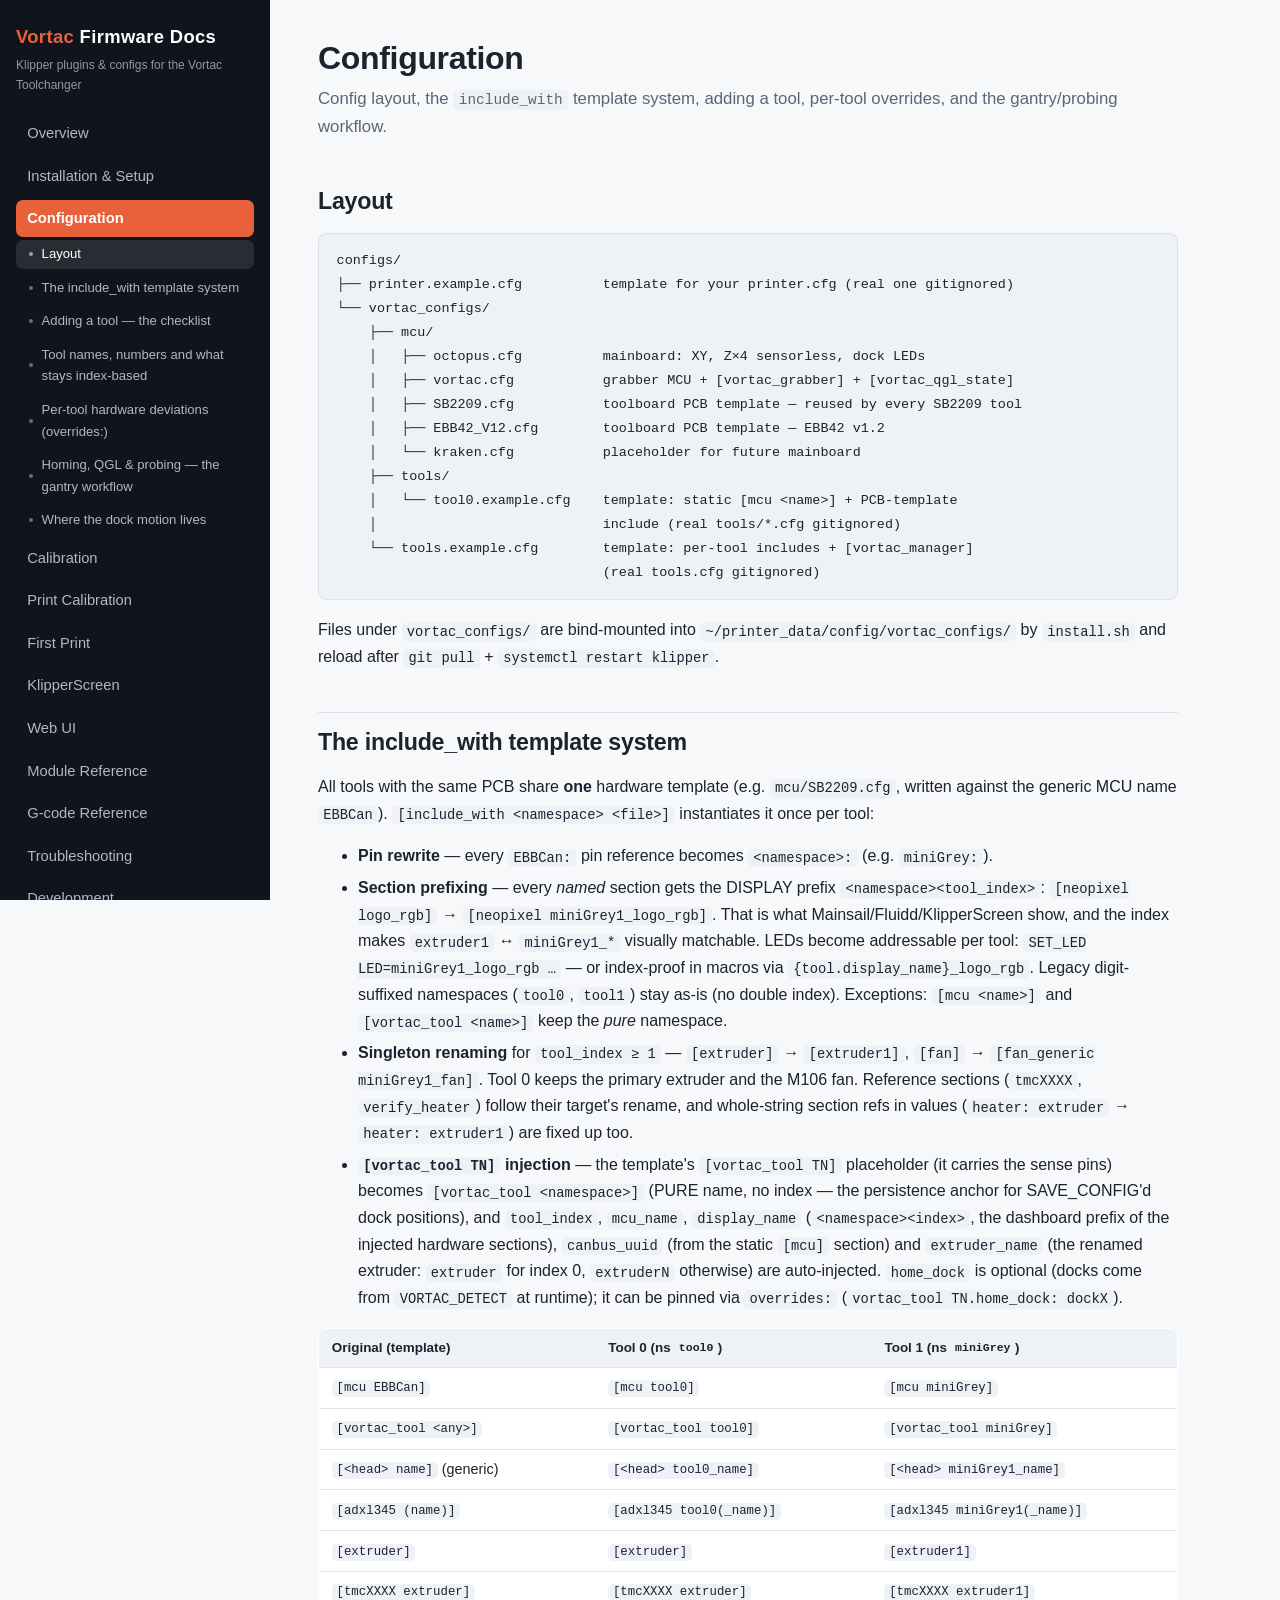
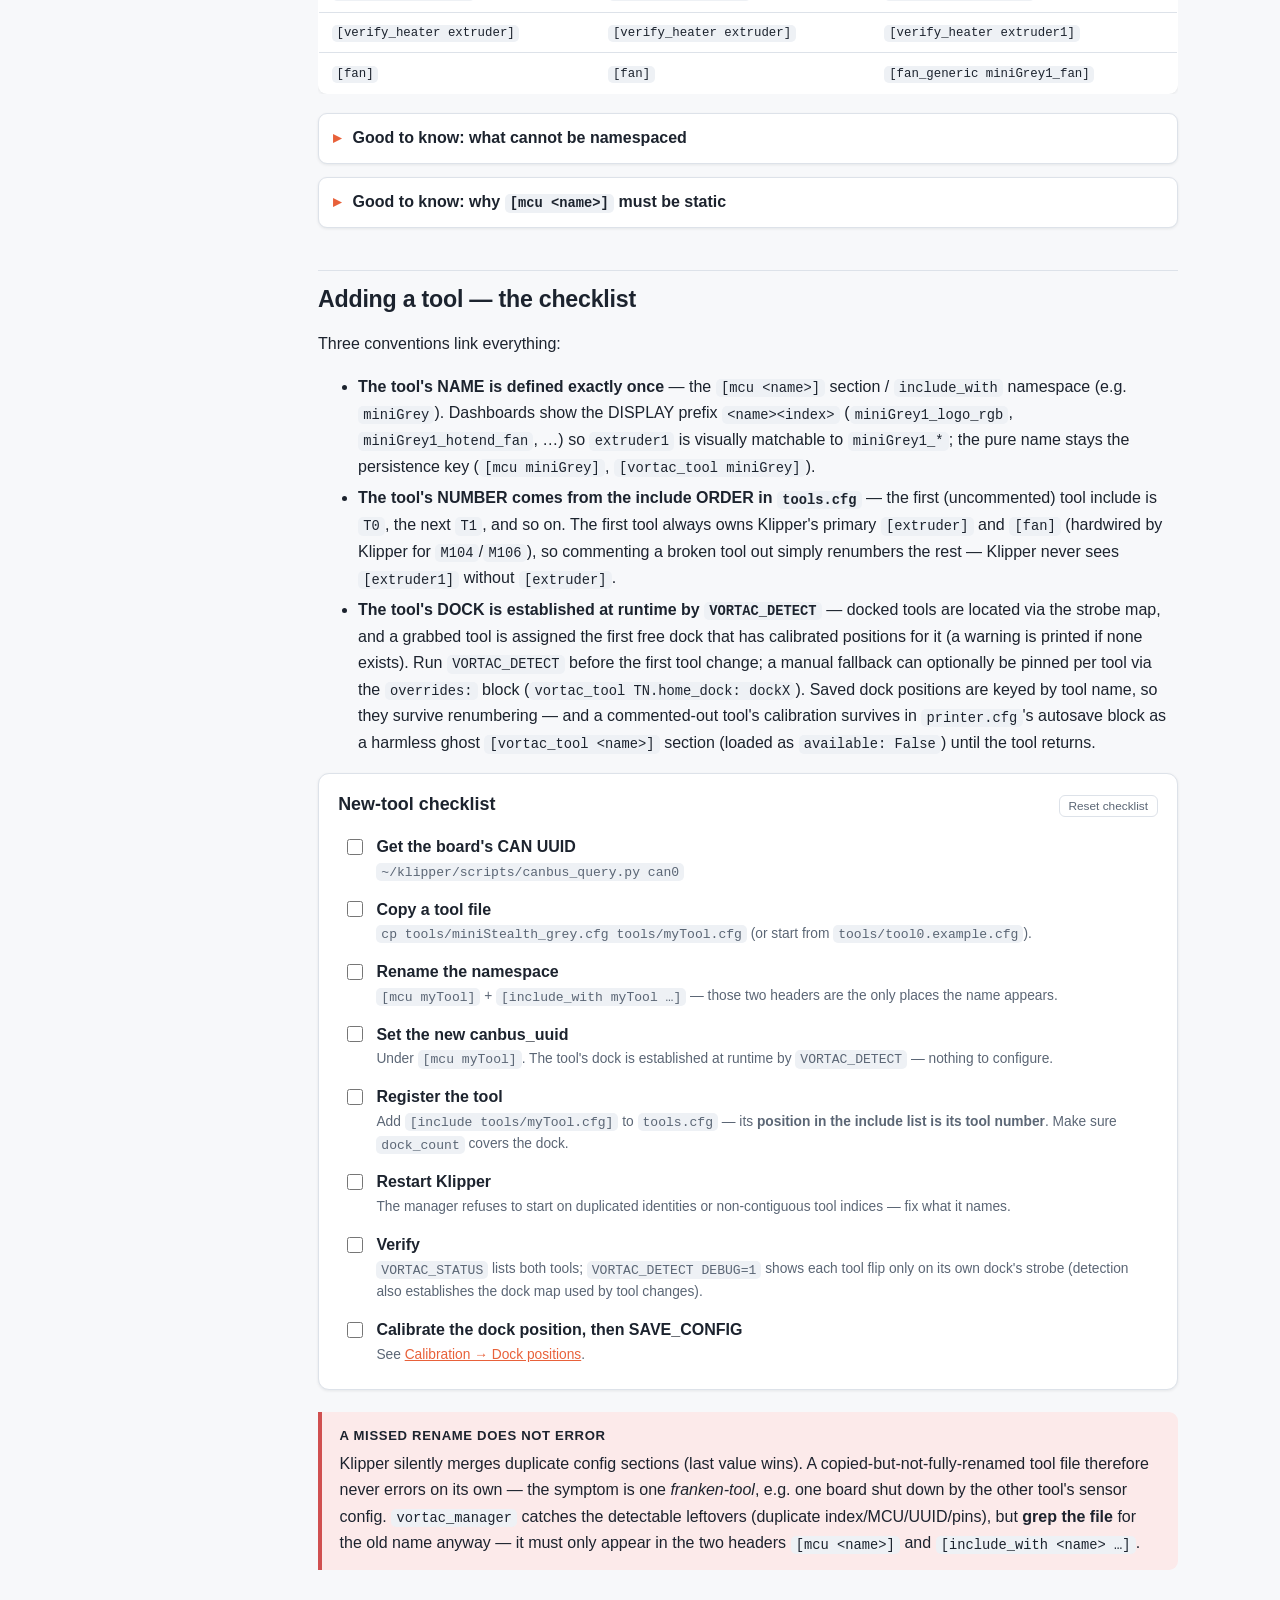
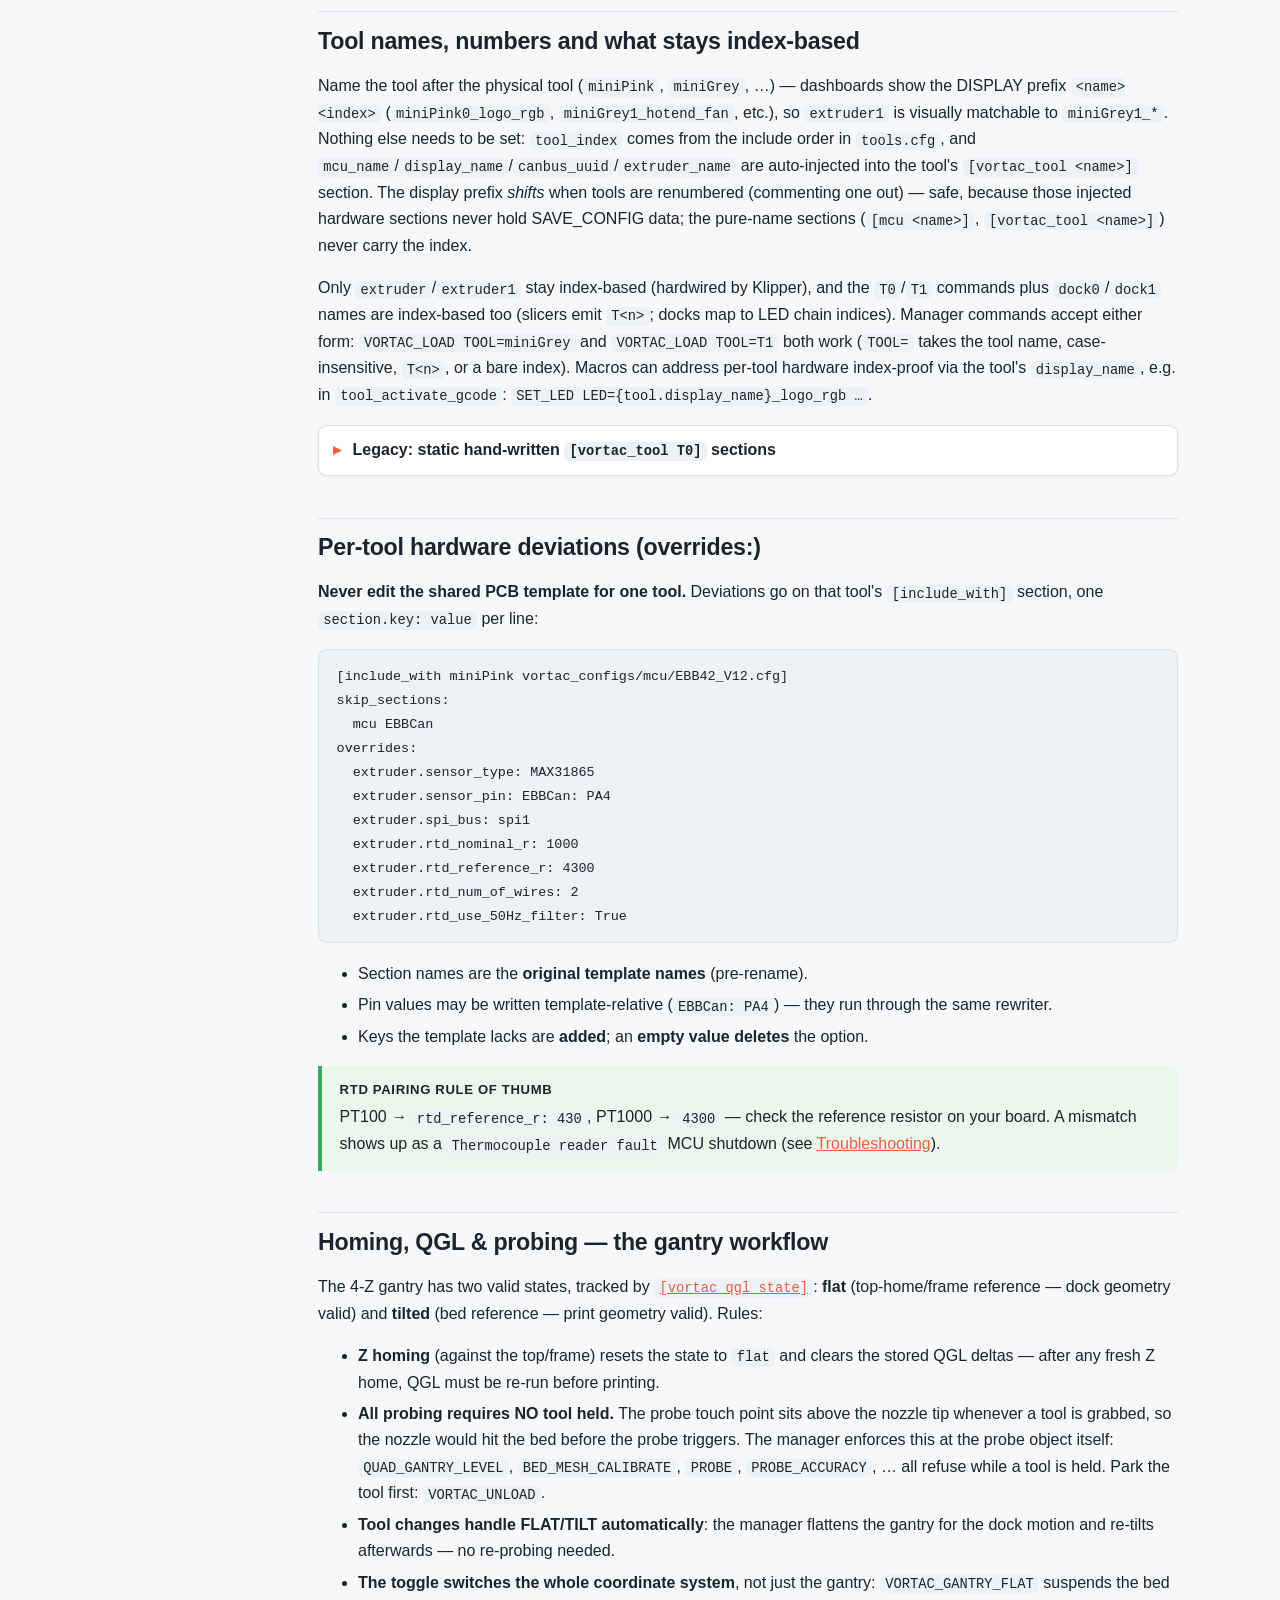
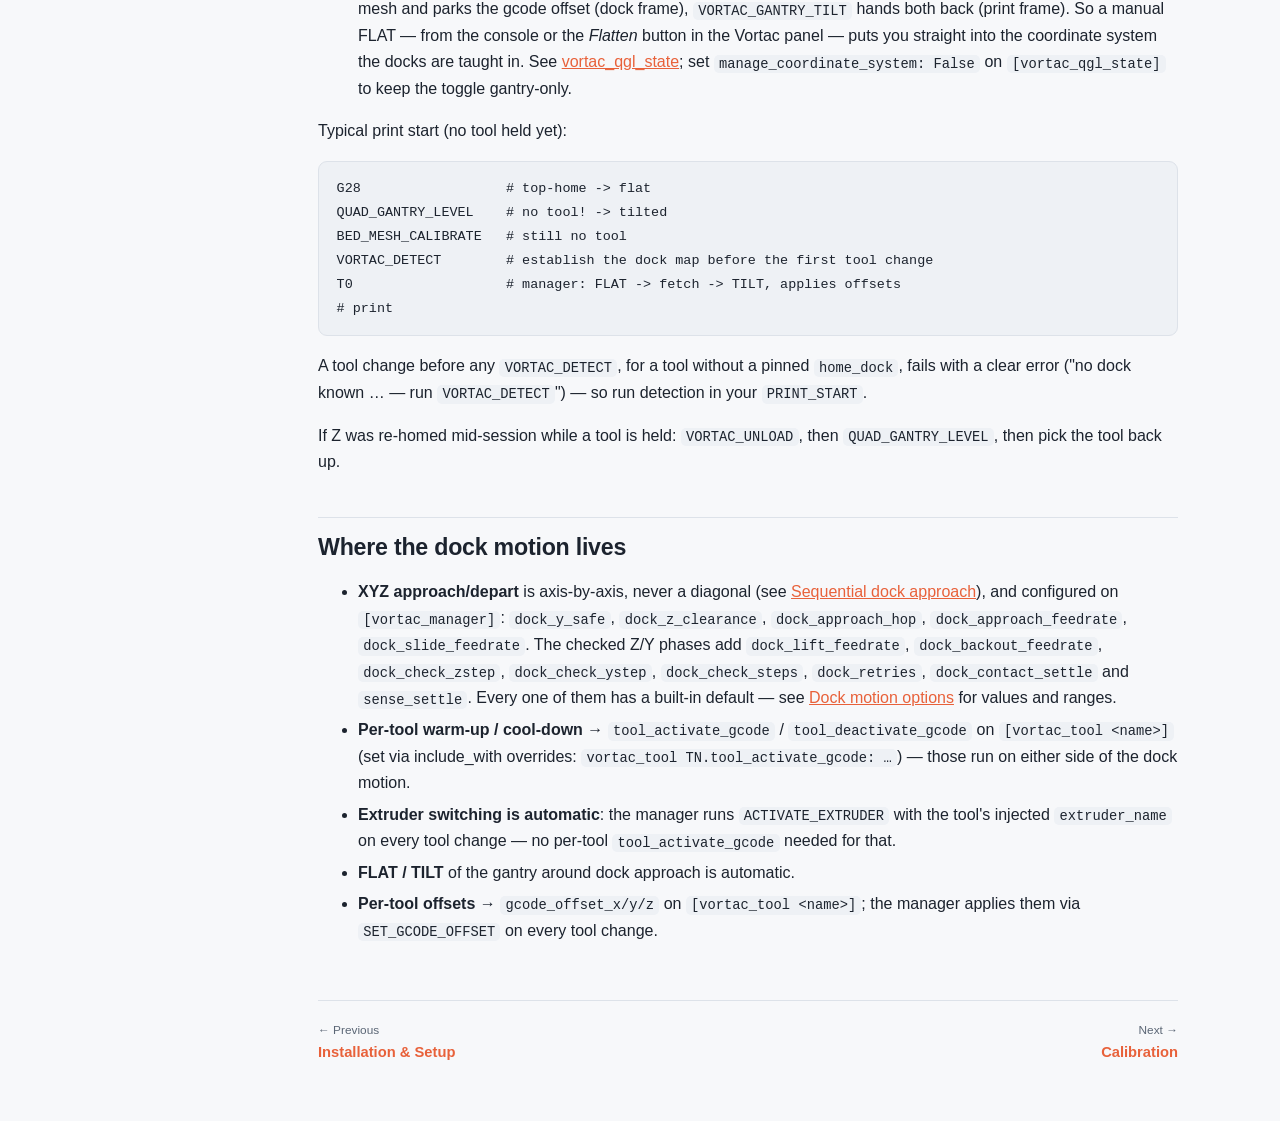
<file: DOCS/configuration.html>
<!DOCTYPE html>
<html lang="en">
<head>
<meta charset="utf-8">
<meta name="viewport" content="width=device-width, initial-scale=1">
<title>Configuration — Vortac Firmware Docs</title>
<link rel="stylesheet" href="assets/style.css">
<script src="assets/docs.js" defer></script>
</head>
<body>
<nav class="sidebar"></nav>
<main><div class="content">

<h1>Configuration</h1>
<p class="subtitle">Config layout, the <code>include_with</code> template system, adding a tool,
per-tool overrides, and the gantry/probing workflow.</p>

<h2 id="layout">Layout</h2>
<pre><code>configs/
├── printer.example.cfg          template for your printer.cfg (real one gitignored)
└── vortac_configs/
    ├── mcu/
    │   ├── octopus.cfg          mainboard: XY, Z×4 sensorless, dock LEDs
    │   ├── vortac.cfg           grabber MCU + [vortac_grabber] + [vortac_qgl_state]
    │   ├── SB2209.cfg           toolboard PCB template — reused by every SB2209 tool
    │   ├── EBB42_V12.cfg        toolboard PCB template — EBB42 v1.2
    │   └── kraken.cfg           placeholder for future mainboard
    ├── tools/
    │   └── tool0.example.cfg    template: static [mcu &lt;name&gt;] + PCB-template
    │                            include (real tools/*.cfg gitignored)
    └── tools.example.cfg        template: per-tool includes + [vortac_manager]
                                 (real tools.cfg gitignored)</code></pre>
<p>Files under <code>vortac_configs/</code> are bind-mounted into
<code>~/printer_data/config/vortac_configs/</code> by <code>install.sh</code> and reload after
<code>git pull</code> + <code>systemctl restart klipper</code>.</p>

<h2 id="include-with">The include_with template system</h2>
<p>All tools with the same PCB share <strong>one</strong> hardware template
(e.g. <code>mcu/SB2209.cfg</code>, written against the generic MCU name <code>EBBCan</code>).
<code>[include_with &lt;namespace&gt; &lt;file&gt;]</code> instantiates it once per tool:</p>
<ul>
  <li><strong>Pin rewrite</strong> — every <code>EBBCan:</code> pin reference becomes
      <code>&lt;namespace&gt;:</code> (e.g. <code>miniGrey:</code>).</li>
  <li><strong>Section prefixing</strong> — every <em>named</em> section gets the DISPLAY prefix
      <code>&lt;namespace&gt;&lt;tool_index&gt;</code>: <code>[neopixel logo_rgb]</code> →
      <code>[neopixel miniGrey1_logo_rgb]</code>. That is what
      Mainsail/Fluidd/KlipperScreen show, and the index makes <code>extruder1</code> ↔
      <code>miniGrey1_*</code> visually matchable. LEDs become addressable per tool:
      <code>SET_LED LED=miniGrey1_logo_rgb …</code> — or index-proof in macros via
      <code>{tool.display_name}_logo_rgb</code>. Legacy digit-suffixed namespaces
      (<code>tool0</code>, <code>tool1</code>) stay as-is (no double index). Exceptions:
      <code>[mcu &lt;name&gt;]</code> and <code>[vortac_tool &lt;name&gt;]</code> keep the
      <em>pure</em> namespace.</li>
  <li><strong>Singleton renaming</strong> for <code>tool_index ≥ 1</code> —
      <code>[extruder]</code> → <code>[extruder1]</code>, <code>[fan]</code> →
      <code>[fan_generic miniGrey1_fan]</code>. Tool 0 keeps the primary extruder and the M106 fan.
      Reference sections (<code>tmcXXXX</code>, <code>verify_heater</code>) follow their target's
      rename, and whole-string section refs in values (<code>heater: extruder</code> →
      <code>heater: extruder1</code>) are fixed up too.</li>
  <li><strong><code>[vortac_tool TN]</code> injection</strong> — the template's
      <code>[vortac_tool TN]</code> placeholder (it carries the sense pins) becomes
      <code>[vortac_tool &lt;namespace&gt;]</code> (PURE name, no index — the persistence anchor
      for SAVE_CONFIG'd dock positions), and <code>tool_index</code>, <code>mcu_name</code>,
      <code>display_name</code> (<code>&lt;namespace&gt;&lt;index&gt;</code>, the dashboard prefix
      of the injected hardware sections), <code>canbus_uuid</code> (from the static
      <code>[mcu]</code> section) and <code>extruder_name</code> (the renamed extruder:
      <code>extruder</code> for index 0, <code>extruderN</code> otherwise) are auto-injected. <code>home_dock</code> is optional
      (docks come from <code>VORTAC_DETECT</code> at runtime); it can be pinned via
      <code>overrides:</code> (<code>vortac_tool TN.home_dock: dockX</code>).</li>
</ul>

<div class="table-wrap">
<table>
<thead><tr><th>Original (template)</th><th>Tool 0 (ns <code>tool0</code>)</th><th>Tool 1 (ns <code>miniGrey</code>)</th></tr></thead>
<tbody>
<tr><td><code>[mcu EBBCan]</code></td><td><code>[mcu tool0]</code></td><td><code>[mcu miniGrey]</code></td></tr>
<tr><td><code>[vortac_tool &lt;any&gt;]</code></td><td><code>[vortac_tool tool0]</code></td><td><code>[vortac_tool miniGrey]</code></td></tr>
<tr><td><code>[&lt;head&gt; name]</code> (generic)</td><td><code>[&lt;head&gt; tool0_name]</code></td><td><code>[&lt;head&gt; miniGrey1_name]</code></td></tr>
<tr><td><code>[adxl345 (name)]</code></td><td><code>[adxl345 tool0(_name)]</code></td><td><code>[adxl345 miniGrey1(_name)]</code></td></tr>
<tr><td><code>[extruder]</code></td><td><code>[extruder]</code></td><td><code>[extruder1]</code></td></tr>
<tr><td><code>[tmcXXXX extruder]</code></td><td><code>[tmcXXXX extruder]</code></td><td><code>[tmcXXXX extruder1]</code></td></tr>
<tr><td><code>[verify_heater extruder]</code></td><td><code>[verify_heater extruder]</code></td><td><code>[verify_heater extruder1]</code></td></tr>
<tr><td><code>[fan]</code></td><td><code>[fan]</code></td><td><code>[fan_generic miniGrey1_fan]</code></td></tr>
</tbody>
</table>
</div>

<details class="fold">
  <summary>Good to know: what cannot be namespaced</summary>
  <div class="fold-body">
    <p>Bare Klipper singletons without a name part (<code>input_shaper</code>,
    <code>firmware_retraction</code>, <code>resonance_tester</code>, <code>shaketune</code>, …)
    cannot be renamed. For <code>tool_index ≥ 1</code> the known offenders are skipped
    automatically; anything else that collides across tools goes into
    <code>skip_sections:</code>. Multi-extruder naming is hardwired to
    <code>extruder&lt;N&gt;</code> by Klipper regardless of namespace —
    <code>[extruder miniPink]</code> is not a valid Klipper section.</p>
  </div>
</details>

<details class="fold">
  <summary>Good to know: why <code>[mcu &lt;name&gt;]</code> must be static</summary>
  <div class="fold-body">
    <p>Klipper registers MCU pin chips <em>before</em> extras like <code>include_with</code> run.
    So the <code>[mcu &lt;name&gt;]</code> section cannot be injected by the template — each tool
    file declares it statically, and the template's <code>[mcu EBBCan]</code> is excluded via
    <code>skip_sections:</code>. Pins must name their chip (<code>miniGrey:PB7</code>) — that is
    plain Klipper syntax.</p>
  </div>
</details>

<h2 id="adding-a-tool">Adding a tool — the checklist</h2>
<p>Three conventions link everything:</p>
<ul>
  <li><strong>The tool's NAME is defined exactly once</strong> — the <code>[mcu &lt;name&gt;]</code>
      section / <code>include_with</code> namespace (e.g. <code>miniGrey</code>). Dashboards show
      the DISPLAY prefix <code>&lt;name&gt;&lt;index&gt;</code> (<code>miniGrey1_logo_rgb</code>,
      <code>miniGrey1_hotend_fan</code>, …) so <code>extruder1</code> is visually matchable to
      <code>miniGrey1_*</code>; the pure name stays the persistence key
      (<code>[mcu miniGrey]</code>, <code>[vortac_tool miniGrey]</code>).</li>
  <li><strong>The tool's NUMBER comes from the include ORDER in <code>tools.cfg</code></strong> —
      the first (uncommented) tool include is <code>T0</code>, the next <code>T1</code>, and so on.
      The first tool always owns Klipper's primary <code>[extruder]</code> and <code>[fan]</code>
      (hardwired by Klipper for <code>M104</code>/<code>M106</code>), so commenting a broken tool
      out simply renumbers the rest — Klipper never sees <code>[extruder1]</code> without
      <code>[extruder]</code>.</li>
  <li><strong>The tool's DOCK is established at runtime by <code>VORTAC_DETECT</code></strong> —
      docked tools are located via the strobe map, and a grabbed tool is assigned the first free
      dock that has calibrated positions for it (a warning is printed if none exists). Run
      <code>VORTAC_DETECT</code> before the first tool change; a manual fallback can optionally
      be pinned per tool via the <code>overrides:</code> block
      (<code>vortac_tool TN.home_dock: dockX</code>). Saved dock positions are keyed by tool name,
      so they survive renumbering — and a commented-out tool's calibration survives in
      <code>printer.cfg</code>'s autosave block as a harmless ghost
      <code>[vortac_tool &lt;name&gt;]</code> section (loaded as <code>available: False</code>)
      until the tool returns.</li>
</ul>

<div class="checklist">
  <div class="checklist-head">
    <h3>New-tool checklist</h3>
    <button class="reset" type="button">Reset checklist</button>
  </div>
  <label class="check"><input type="checkbox" data-ck="uuid">
    <span class="check-text"><span class="check-title">Get the board's CAN UUID</span>
    <span class="check-sub"><code>~/klipper/scripts/canbus_query.py can0</code></span></span>
  </label>
  <label class="check"><input type="checkbox" data-ck="copy">
    <span class="check-text"><span class="check-title">Copy a tool file</span>
    <span class="check-sub"><code>cp tools/miniStealth_grey.cfg tools/myTool.cfg</code>
    (or start from <code>tools/tool0.example.cfg</code>).</span></span>
  </label>
  <label class="check"><input type="checkbox" data-ck="rename">
    <span class="check-text"><span class="check-title">Rename the namespace</span>
    <span class="check-sub"><code>[mcu myTool]</code> + <code>[include_with myTool …]</code> —
    those two headers are the only places the name appears.</span></span>
  </label>
  <label class="check"><input type="checkbox" data-ck="setuuid">
    <span class="check-text"><span class="check-title">Set the new canbus_uuid</span>
    <span class="check-sub">Under <code>[mcu myTool]</code>. The tool's dock is established at
    runtime by <code>VORTAC_DETECT</code> — nothing to configure.</span></span>
  </label>
  <label class="check"><input type="checkbox" data-ck="include">
    <span class="check-text"><span class="check-title">Register the tool</span>
    <span class="check-sub">Add <code>[include tools/myTool.cfg]</code> to <code>tools.cfg</code> —
    its <strong>position in the include list is its tool number</strong>. Make sure
    <code>dock_count</code> covers the dock.</span></span>
  </label>
  <label class="check"><input type="checkbox" data-ck="restart">
    <span class="check-text"><span class="check-title">Restart Klipper</span>
    <span class="check-sub">The manager refuses to start on duplicated identities or
    non-contiguous tool indices — fix what it names.</span></span>
  </label>
  <label class="check"><input type="checkbox" data-ck="verify">
    <span class="check-text"><span class="check-title">Verify</span>
    <span class="check-sub"><code>VORTAC_STATUS</code> lists both tools;
    <code>VORTAC_DETECT DEBUG=1</code> shows each tool flip only on its own dock's strobe
    (detection also establishes the dock map used by tool changes).</span></span>
  </label>
  <label class="check"><input type="checkbox" data-ck="dockcal">
    <span class="check-text"><span class="check-title">Calibrate the dock position, then SAVE_CONFIG</span>
    <span class="check-sub">See <a href="calibration.html#dock-positions">Calibration → Dock positions</a>.</span></span>
  </label>
</div>

<div class="callout danger">
  <span class="callout-title">A missed rename does NOT error</span>
  <p>Klipper silently merges duplicate config sections (last value wins). A
  copied-but-not-fully-renamed tool file therefore never errors on its own — the symptom is one
  <em>franken-tool</em>, e.g. one board shut down by the other tool's sensor config.
  <code>vortac_manager</code> catches the detectable leftovers (duplicate index/MCU/UUID/pins),
  but <strong>grep the file</strong> for the old name anyway — it must only appear in the two
  headers <code>[mcu &lt;name&gt;]</code> and <code>[include_with &lt;name&gt; …]</code>.</p>
</div>

<h2 id="pretty-names">Tool names, numbers and what stays index-based</h2>
<p>Name the tool after the physical tool (<code>miniPink</code>, <code>miniGrey</code>, …) —
dashboards show the DISPLAY prefix <code>&lt;name&gt;&lt;index&gt;</code>
(<code>miniPink0_logo_rgb</code>, <code>miniGrey1_hotend_fan</code>, etc.), so
<code>extruder1</code> is visually matchable to <code>miniGrey1_*</code>. Nothing else needs to
be set: <code>tool_index</code> comes from the include order in <code>tools.cfg</code>, and
<code>mcu_name</code>/<code>display_name</code>/<code>canbus_uuid</code>/<code>extruder_name</code>
are auto-injected into the tool's <code>[vortac_tool &lt;name&gt;]</code> section. The display
prefix <em>shifts</em> when tools are renumbered (commenting one out) — safe, because those
injected hardware sections never hold SAVE_CONFIG data; the pure-name sections
(<code>[mcu &lt;name&gt;]</code>, <code>[vortac_tool &lt;name&gt;]</code>) never carry the
index.</p>
<p>Only <code>extruder</code>/<code>extruder1</code> stay index-based (hardwired by Klipper), and
the <code>T0</code>/<code>T1</code> commands plus <code>dock0</code>/<code>dock1</code> names are
index-based too (slicers emit <code>T&lt;n&gt;</code>; docks map to LED chain indices). Manager
commands accept either form: <code>VORTAC_LOAD TOOL=miniGrey</code> and
<code>VORTAC_LOAD TOOL=T1</code> both work (<code>TOOL=</code> takes the tool name,
case-insensitive, <code>T&lt;n&gt;</code>, or a bare index). Macros can address per-tool hardware
index-proof via the tool's <code>display_name</code>, e.g. in <code>tool_activate_gcode</code>:
<code>SET_LED LED={tool.display_name}_logo_rgb …</code>.</p>

<details class="fold">
  <summary>Legacy: static hand-written <code>[vortac_tool T0]</code> sections</summary>
  <div class="fold-body">
    <p>A hand-written <code>[vortac_tool T0]</code> section still works when the PCB template
    carries no <code>[vortac_tool TN]</code> placeholder — its trailing number derives
    <code>tool_index=0</code>, <code>mcu_name=tool0</code>, <code>home_dock=dock0</code>, and the
    sense pins (<code>dock_sense_pin</code>/<code>grab_sense_pin</code>) go into that section
    directly. A trailing-numbered namespace (<code>tool1</code> → 1) likewise derives the
    include's <code>tool_index</code> for non-tool templates; an explicit <code>tool_index:</code>
    option always wins.</p>
  </div>
</details>

<h2 id="overrides">Per-tool hardware deviations (overrides:)</h2>
<p><strong>Never edit the shared PCB template for one tool.</strong> Deviations go on that tool's
<code>[include_with]</code> section, one <code>section.key: value</code> per line:</p>
<pre><code>[include_with miniPink vortac_configs/mcu/EBB42_V12.cfg]
skip_sections:
  mcu EBBCan
overrides:
  extruder.sensor_type: MAX31865
  extruder.sensor_pin: EBBCan: PA4
  extruder.spi_bus: spi1
  extruder.rtd_nominal_r: 1000
  extruder.rtd_reference_r: 4300
  extruder.rtd_num_of_wires: 2
  extruder.rtd_use_50Hz_filter: True</code></pre>
<ul>
  <li>Section names are the <strong>original template names</strong> (pre-rename).</li>
  <li>Pin values may be written template-relative (<code>EBBCan: PA4</code>) — they run through
      the same rewriter.</li>
  <li>Keys the template lacks are <strong>added</strong>; an <strong>empty value deletes</strong>
      the option.</li>
</ul>

<div class="callout tip">
  <span class="callout-title">RTD pairing rule of thumb</span>
  <p>PT100 → <code>rtd_reference_r: 430</code>, PT1000 → <code>4300</code> — check the reference
  resistor on your board. A mismatch shows up as a <code>Thermocouple reader fault</code> MCU
  shutdown (see <a href="troubleshooting.html#thermocouple-fault">Troubleshooting</a>).</p>
</div>

<h2 id="gantry-workflow">Homing, QGL &amp; probing — the gantry workflow</h2>
<p>The 4-Z gantry has two valid states, tracked by
<a href="modules.html#vortac-qgl-state"><code>[vortac_qgl_state]</code></a>:
<strong>flat</strong> (top-home/frame reference — dock geometry valid) and
<strong>tilted</strong> (bed reference — print geometry valid). Rules:</p>
<ul>
  <li><strong>Z homing</strong> (against the top/frame) resets the state to <code>flat</code> and
      clears the stored QGL deltas — after any fresh Z home, QGL must be re-run before printing.</li>
  <li><strong>All probing requires NO tool held.</strong> The probe touch point sits above the
      nozzle tip whenever a tool is grabbed, so the nozzle would hit the bed before the probe
      triggers. The manager enforces this at the probe object itself:
      <code>QUAD_GANTRY_LEVEL</code>, <code>BED_MESH_CALIBRATE</code>, <code>PROBE</code>,
      <code>PROBE_ACCURACY</code>, … all refuse while a tool is held. Park the tool first:
      <code>VORTAC_UNLOAD</code>.</li>
  <li><strong>Tool changes handle FLAT/TILT automatically</strong>: the manager flattens the
      gantry for the dock motion and re-tilts afterwards — no re-probing needed.</li>
  <li><strong>The toggle switches the whole coordinate system</strong>, not just the gantry:
      <code>VORTAC_GANTRY_FLAT</code> suspends the bed mesh and parks the gcode offset
      (dock frame), <code>VORTAC_GANTRY_TILT</code> hands both back (print frame). So a
      manual FLAT — from the console or the <em>Flatten</em> button in the Vortac panel —
      puts you straight into the coordinate system the docks are taught in. See
      <a href="modules.html#vortac-qgl-state">vortac_qgl_state</a>; set
      <code>manage_coordinate_system: False</code> on
      <code>[vortac_qgl_state]</code> to keep the toggle gantry-only.</li>
</ul>
<p>Typical print start (no tool held yet):</p>
<pre><code>G28                  # top-home -> flat
QUAD_GANTRY_LEVEL    # no tool! -> tilted
BED_MESH_CALIBRATE   # still no tool
VORTAC_DETECT        # establish the dock map before the first tool change
T0                   # manager: FLAT -> fetch -> TILT, applies offsets
# print</code></pre>
<p>A tool change before any <code>VORTAC_DETECT</code>, for a tool without a pinned
<code>home_dock</code>, fails with a clear error ("no dock known … — run
<code>VORTAC_DETECT</code>") — so run detection in your <code>PRINT_START</code>.</p>
<p>If Z was re-homed mid-session while a tool is held: <code>VORTAC_UNLOAD</code>, then
<code>QUAD_GANTRY_LEVEL</code>, then pick the tool back up.</p>

<h2 id="dock-motion">Where the dock motion lives</h2>
<ul>
  <li><strong>XYZ approach/depart</strong> is axis-by-axis, never a diagonal
      (see <a href="modules.html#dock-approach">Sequential dock approach</a>), and
      configured on <code>[vortac_manager]</code>: <code>dock_y_safe</code>,
      <code>dock_z_clearance</code>, <code>dock_approach_hop</code>,
      <code>dock_approach_feedrate</code>, <code>dock_slide_feedrate</code>. The checked
      Z/Y phases add <code>dock_lift_feedrate</code>, <code>dock_backout_feedrate</code>,
      <code>dock_check_zstep</code>, <code>dock_check_ystep</code>,
      <code>dock_check_steps</code>, <code>dock_retries</code>,
      <code>dock_contact_settle</code> and <code>sense_settle</code>. Every one of them has a
      built-in default — see
      <a href="modules.html#dock-motion-options">Dock motion options</a> for values and
      ranges.</li>
  <li><strong>Per-tool warm-up / cool-down</strong> → <code>tool_activate_gcode</code> /
      <code>tool_deactivate_gcode</code> on <code>[vortac_tool &lt;name&gt;]</code> (set via
      include_with overrides: <code>vortac_tool TN.tool_activate_gcode: …</code>) — those run on
      either side of the dock motion.</li>
  <li><strong>Extruder switching is automatic</strong>: the manager runs
      <code>ACTIVATE_EXTRUDER</code> with the tool's injected <code>extruder_name</code> on every
      tool change — no per-tool <code>tool_activate_gcode</code> needed for that.</li>
  <li><strong>FLAT / TILT</strong> of the gantry around dock approach is automatic.</li>
  <li><strong>Per-tool offsets</strong> → <code>gcode_offset_x/y/z</code> on
      <code>[vortac_tool &lt;name&gt;]</code>; the manager applies them via
      <code>SET_GCODE_OFFSET</code> on every tool change.</li>
</ul>

<div class="page-nav" data-auto></div>
</div></main>
</body>
</html>
</file>
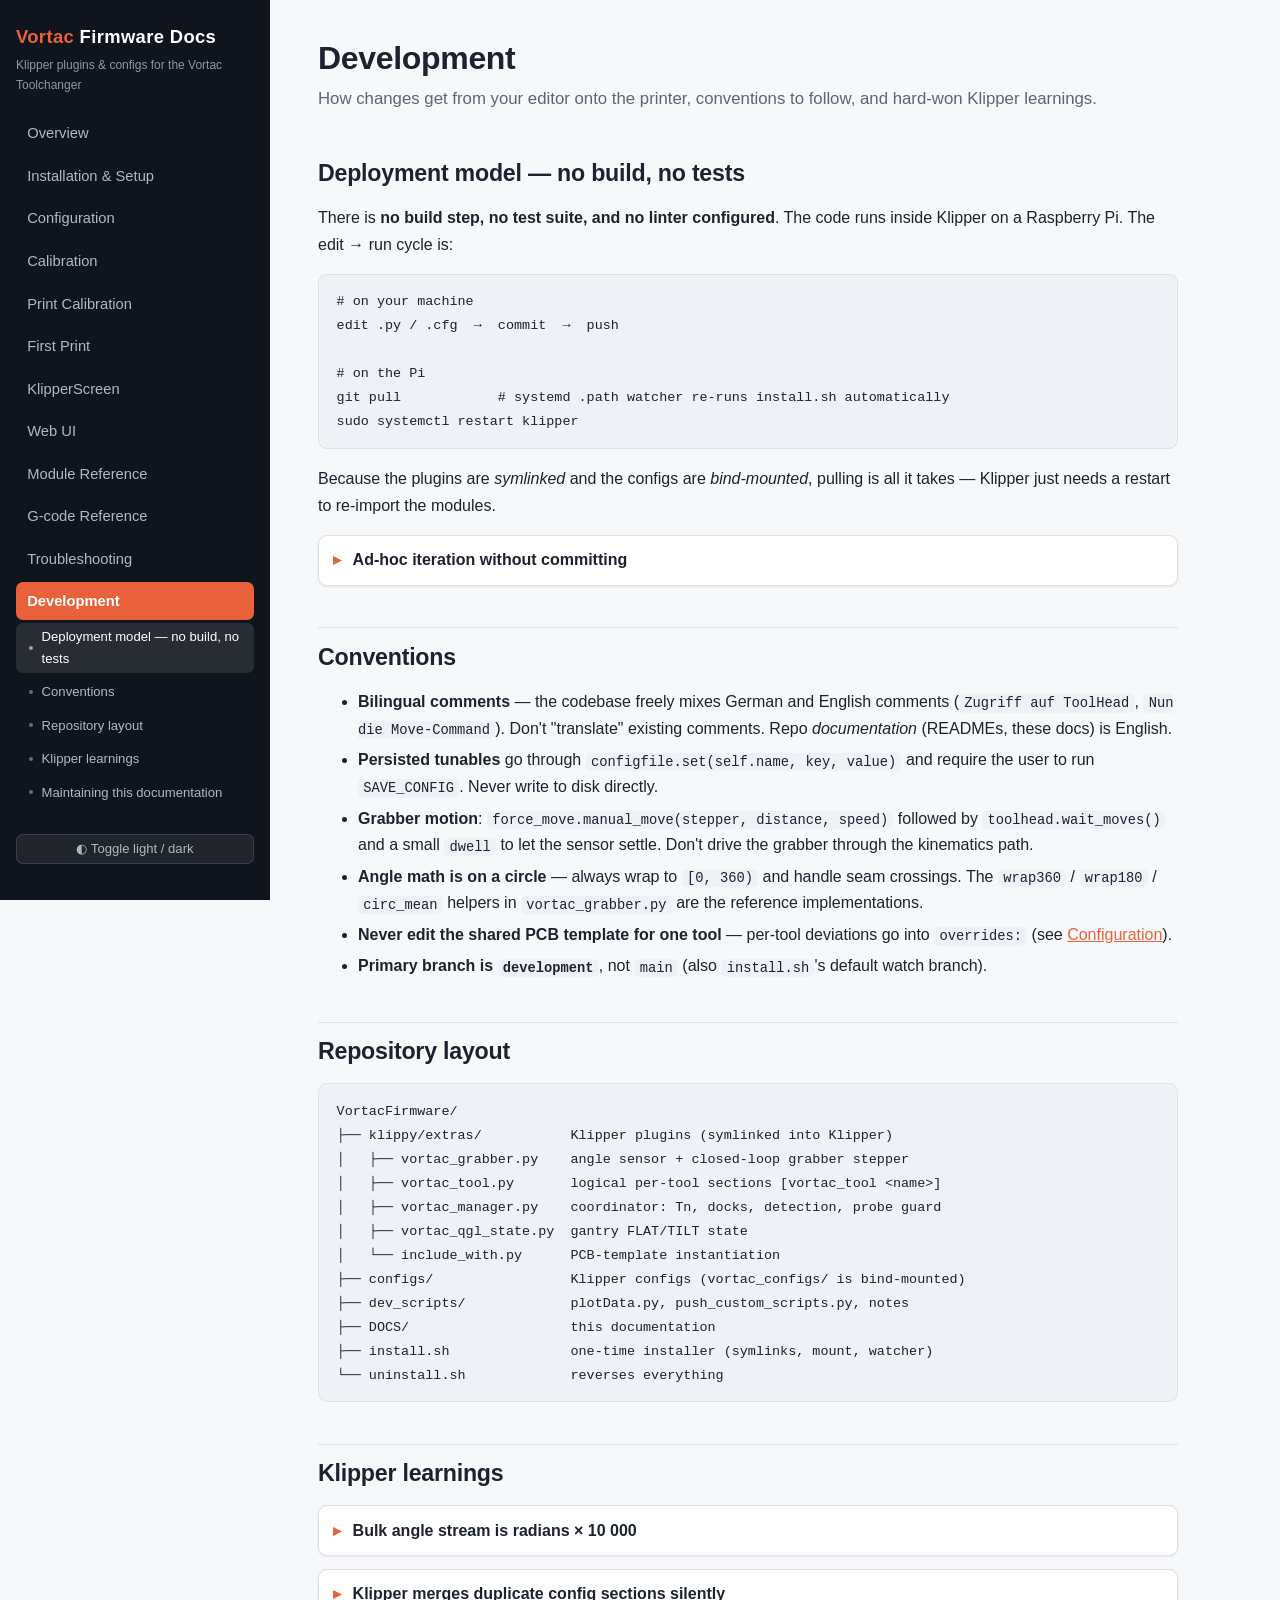
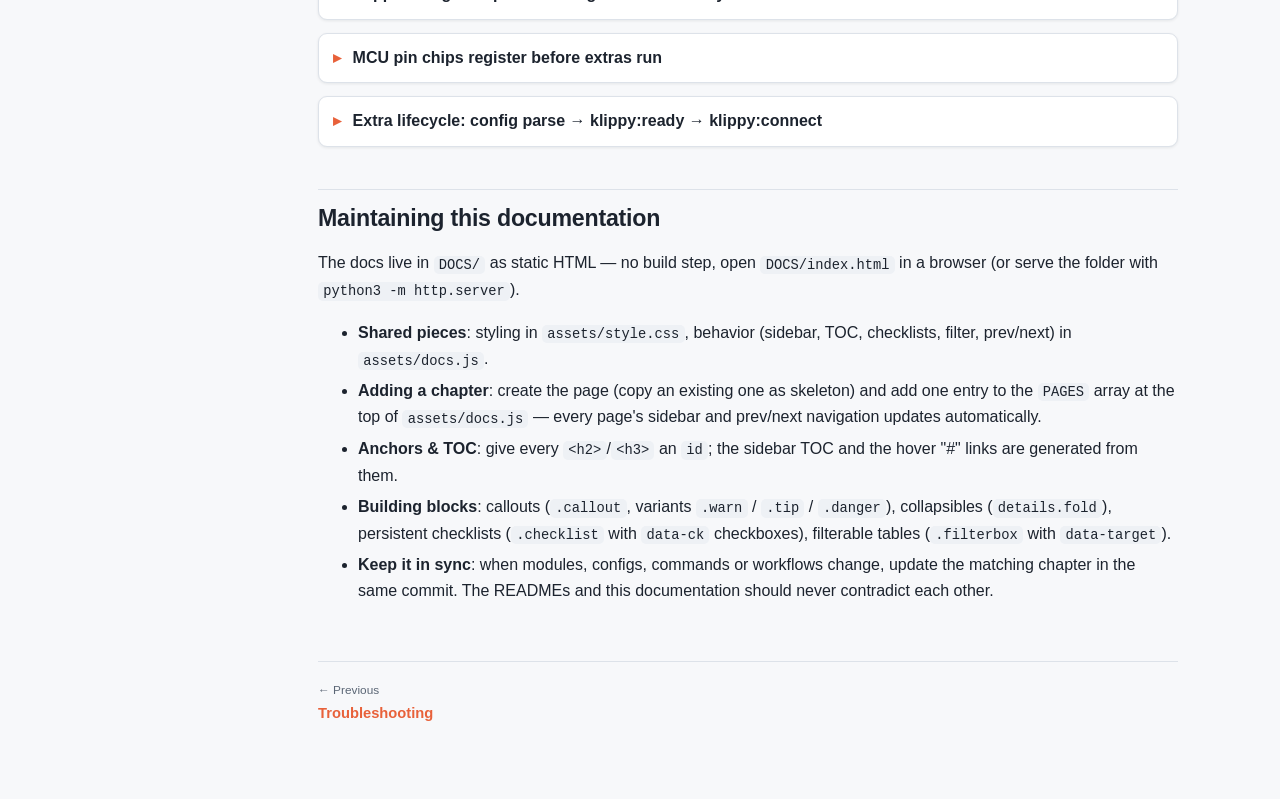
<file: DOCS/development.html>
<!DOCTYPE html>
<html lang="en">
<head>
<meta charset="utf-8">
<meta name="viewport" content="width=device-width, initial-scale=1">
<title>Development — Vortac Firmware Docs</title>
<link rel="stylesheet" href="assets/style.css">
<script src="assets/docs.js" defer></script>
</head>
<body>
<nav class="sidebar"></nav>
<main><div class="content">

<h1>Development</h1>
<p class="subtitle">How changes get from your editor onto the printer, conventions to follow,
and hard-won Klipper learnings.</p>

<h2 id="deployment">Deployment model — no build, no tests</h2>
<p>There is <strong>no build step, no test suite, and no linter configured</strong>. The code
runs inside Klipper on a Raspberry Pi. The edit → run cycle is:</p>
<pre><code># on your machine
edit .py / .cfg  →  commit  →  push

# on the Pi
git pull            # systemd .path watcher re-runs install.sh automatically
sudo systemctl restart klipper</code></pre>
<p>Because the plugins are <em>symlinked</em> and the configs are <em>bind-mounted</em>, pulling
is all it takes — Klipper just needs a restart to re-import the modules.</p>

<details class="fold">
  <summary>Ad-hoc iteration without committing</summary>
  <div class="fold-body">
    <p><code>dev_scripts/push_custom_scripts.py</code> is a quick
    <code>sshpass</code>+<code>scp</code> pusher targeting a hardcoded Pi
    (<code>192.168.0.188</code>, user <code>pi</code>) — useful during tight iteration loops when
    you don't want to commit/pull for every attempt. Adjust the target inside the script for your
    network.</p>
  </div>
</details>

<h2 id="conventions">Conventions</h2>
<ul>
  <li><strong>Bilingual comments</strong> — the codebase freely mixes German and English comments
      (<code>Zugriff auf ToolHead</code>, <code>Nun die Move-Command</code>). Don't "translate"
      existing comments. Repo <em>documentation</em> (READMEs, these docs) is English.</li>
  <li><strong>Persisted tunables</strong> go through
      <code>configfile.set(self.name, key, value)</code> and require the user to run
      <code>SAVE_CONFIG</code>. Never write to disk directly.</li>
  <li><strong>Grabber motion</strong>: <code>force_move.manual_move(stepper, distance, speed)</code>
      followed by <code>toolhead.wait_moves()</code> and a small <code>dwell</code> to let the
      sensor settle. Don't drive the grabber through the kinematics path.</li>
  <li><strong>Angle math is on a circle</strong> — always wrap to <code>[0, 360)</code> and handle
      seam crossings. The <code>wrap360</code> / <code>wrap180</code> / <code>circ_mean</code>
      helpers in <code>vortac_grabber.py</code> are the reference implementations.</li>
  <li><strong>Never edit the shared PCB template for one tool</strong> — per-tool deviations go
      into <code>overrides:</code> (see
      <a href="configuration.html#overrides">Configuration</a>).</li>
  <li><strong>Primary branch is <code>development</code></strong>, not <code>main</code>
      (also <code>install.sh</code>'s default watch branch).</li>
</ul>

<h2 id="repo-layout">Repository layout</h2>
<pre><code>VortacFirmware/
├── klippy/extras/           Klipper plugins (symlinked into Klipper)
│   ├── vortac_grabber.py    angle sensor + closed-loop grabber stepper
│   ├── vortac_tool.py       logical per-tool sections [vortac_tool &lt;name&gt;]
│   ├── vortac_manager.py    coordinator: Tn, docks, detection, probe guard
│   ├── vortac_qgl_state.py  gantry FLAT/TILT state
│   └── include_with.py      PCB-template instantiation
├── configs/                 Klipper configs (vortac_configs/ is bind-mounted)
├── dev_scripts/             plotData.py, push_custom_scripts.py, notes
├── DOCS/                    this documentation
├── install.sh               one-time installer (symlinks, mount, watcher)
└── uninstall.sh             reverses everything</code></pre>

<h2 id="learnings">Klipper learnings</h2>
<details class="fold">
  <summary>Bulk angle stream is radians × 10 000</summary>
  <div class="fold-body">
    <p>Angle bulk-sensor data from Klipper's <code>add_client(cb)</code> stream is in
    <strong>radians × 10 000</strong>. To get degrees:
    <code>(raw / 10000.0) * (180 / π)</code>. This is easy to miss and produced silently wrong
    calibrations — which is also why <code>VORTAC_CALIBRATE</code> now uses direct SPI reads
    instead of the bulk stream (the stream was additionally lossy at sub-bit precision).</p>
  </div>
</details>
<details class="fold">
  <summary>Klipper merges duplicate config sections silently</summary>
  <div class="fold-body">
    <p>Two sections with the same name don't error — the last value wins. This is why a
    half-renamed tool file produces a "franken-tool" instead of a startup error, and why
    <code>vortac_manager</code> validates tool identities at connect time.</p>
  </div>
</details>
<details class="fold">
  <summary>MCU pin chips register before extras run</summary>
  <div class="fold-body">
    <p>Anything that owns pins (<code>[mcu …]</code>) must exist as a static config section —
    an extra like <code>include_with</code> runs too late to inject it. That's the root cause of
    the "static <code>[mcu &lt;name&gt;]</code> + skipped template <code>[mcu EBBCan]</code>"
    pattern.</p>
  </div>
</details>
<details class="fold">
  <summary>Extra lifecycle: config parse → klippy:ready → klippy:connect</summary>
  <div class="fold-body">
    <p>Register gcode commands at config parse; defer lookups of <em>other</em> objects to
    <code>klippy:connect</code> (the manager discovers tools/grabber/qgl there); hook into
    existing objects' internals at <code>klippy:ready</code> (qgl_state wraps
    <code>adjust_steppers</code> there). See the full
    <a href="modules.html#lifecycle">lifecycle diagram</a>.</p>
  </div>
</details>

<h2 id="docs-maintenance">Maintaining this documentation</h2>
<p>The docs live in <code>DOCS/</code> as static HTML — no build step, open
<code>DOCS/index.html</code> in a browser (or serve the folder with
<code>python3 -m http.server</code>).</p>
<ul>
  <li><strong>Shared pieces</strong>: styling in <code>assets/style.css</code>, behavior
      (sidebar, TOC, checklists, filter, prev/next) in <code>assets/docs.js</code>.</li>
  <li><strong>Adding a chapter</strong>: create the page (copy an existing one as skeleton) and
      add one entry to the <code>PAGES</code> array at the top of <code>assets/docs.js</code> —
      every page's sidebar and prev/next navigation updates automatically.</li>
  <li><strong>Anchors &amp; TOC</strong>: give every <code>&lt;h2&gt;</code>/<code>&lt;h3&gt;</code>
      an <code>id</code>; the sidebar TOC and the hover "#" links are generated from them.</li>
  <li><strong>Building blocks</strong>: callouts (<code>.callout</code>, variants
      <code>.warn</code> / <code>.tip</code> / <code>.danger</code>), collapsibles
      (<code>details.fold</code>), persistent checklists (<code>.checklist</code> with
      <code>data-ck</code> checkboxes), filterable tables (<code>.filterbox</code> with
      <code>data-target</code>).</li>
  <li><strong>Keep it in sync</strong>: when modules, configs, commands or workflows change,
      update the matching chapter in the same commit. The READMEs and this documentation should
      never contradict each other.</li>
</ul>

<div class="page-nav" data-auto></div>
</div></main>
</body>
</html>
</file>
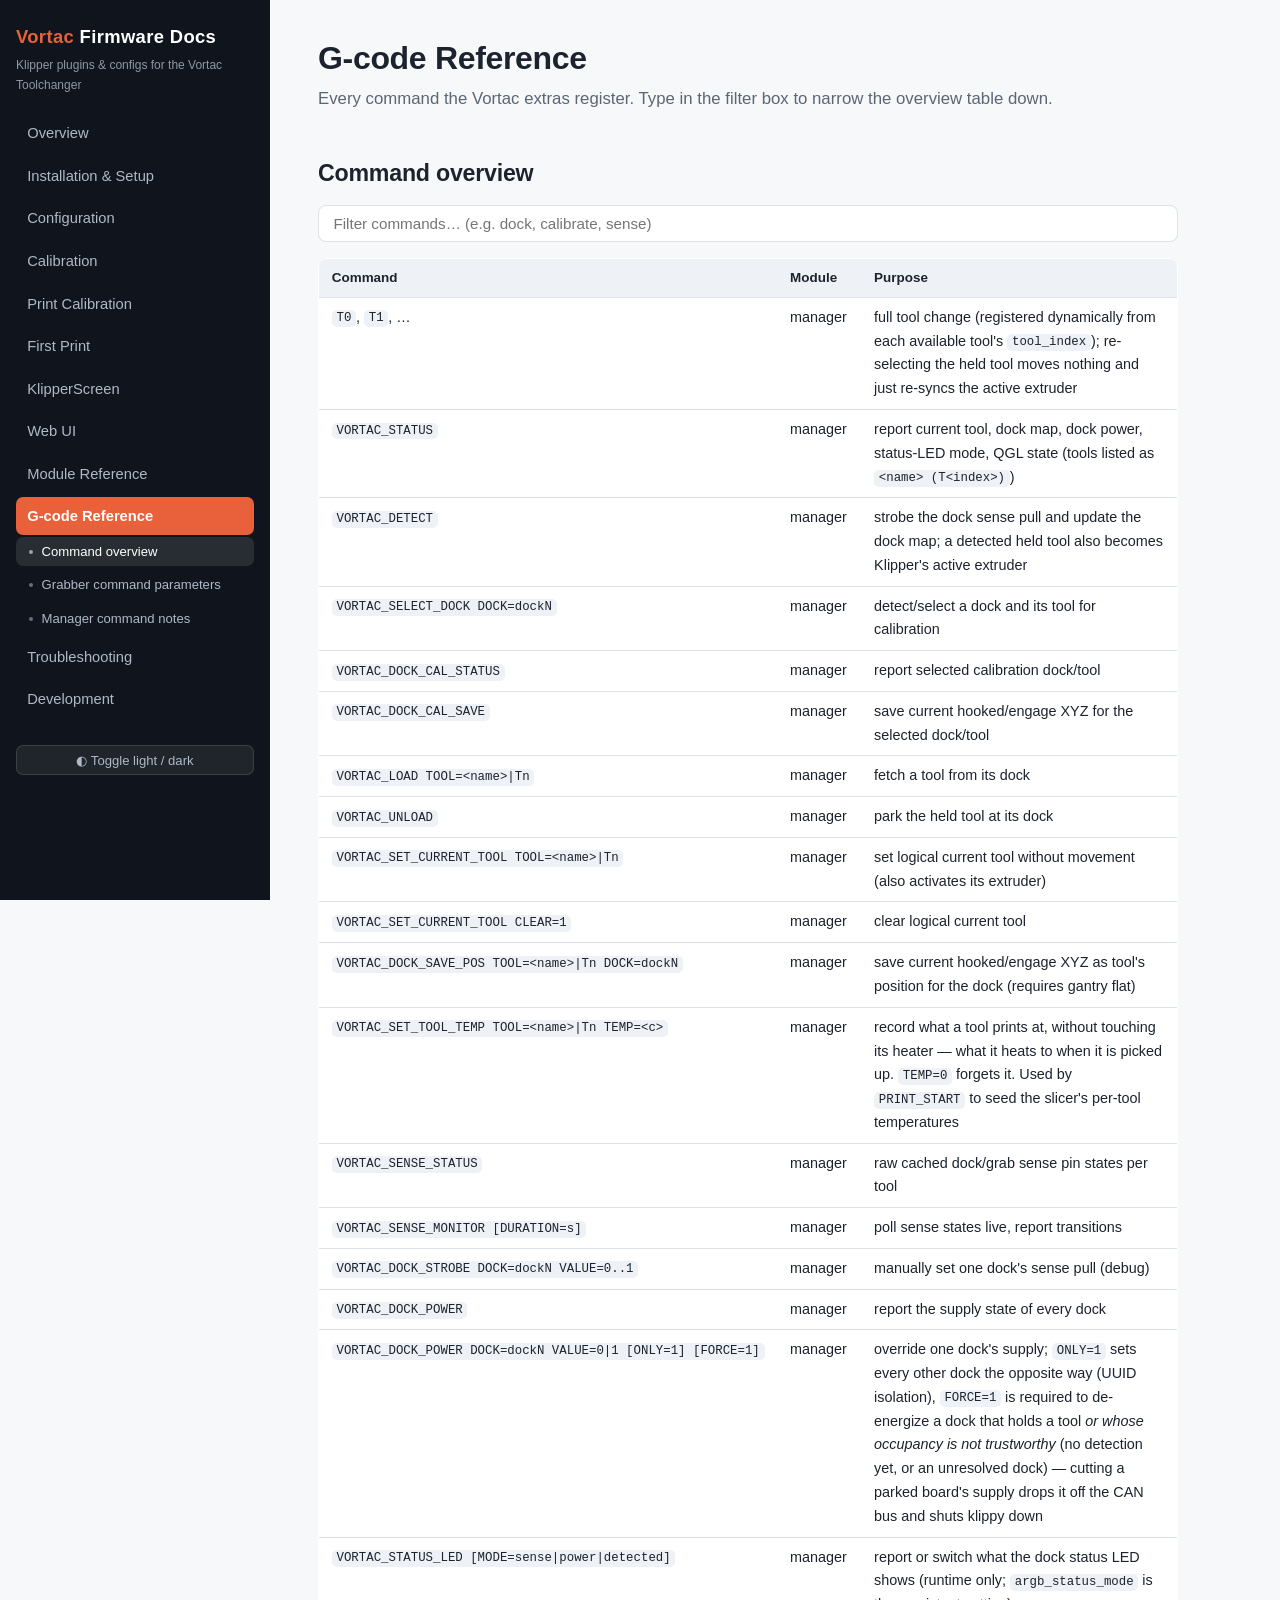
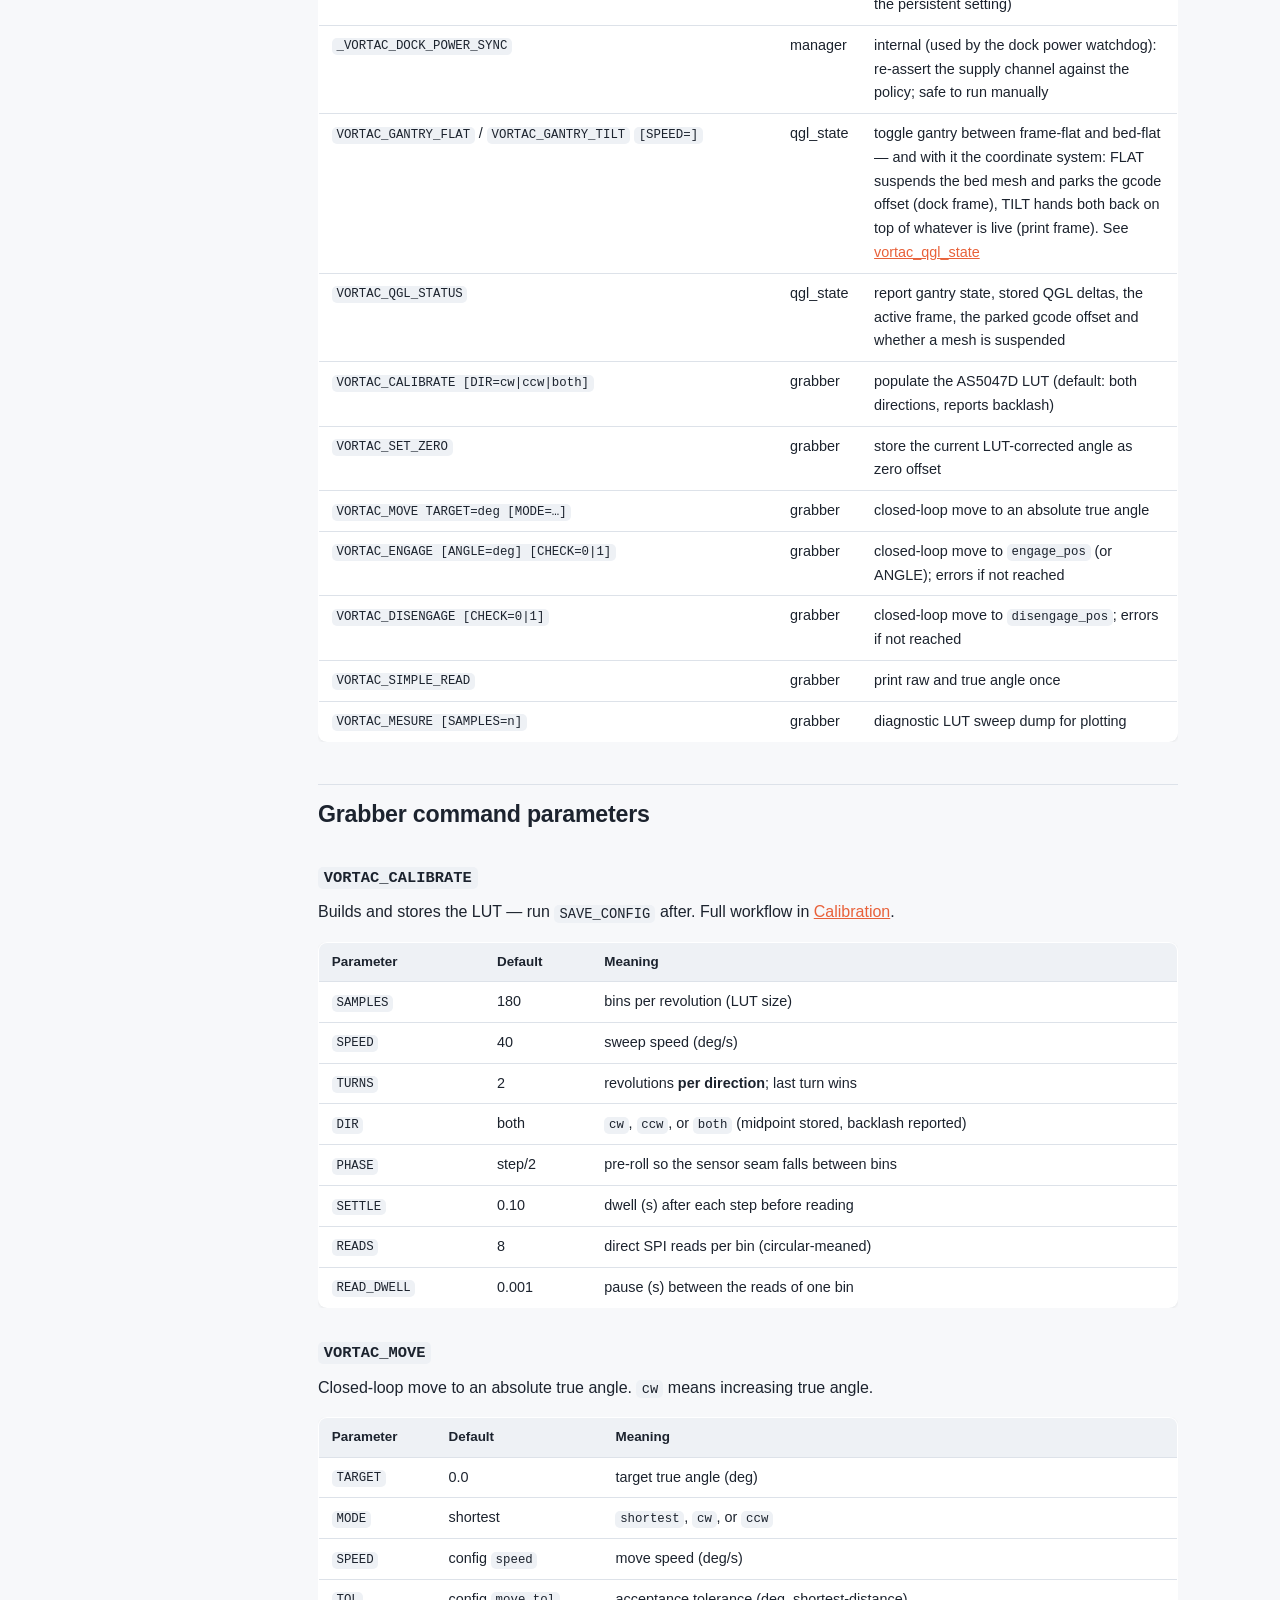
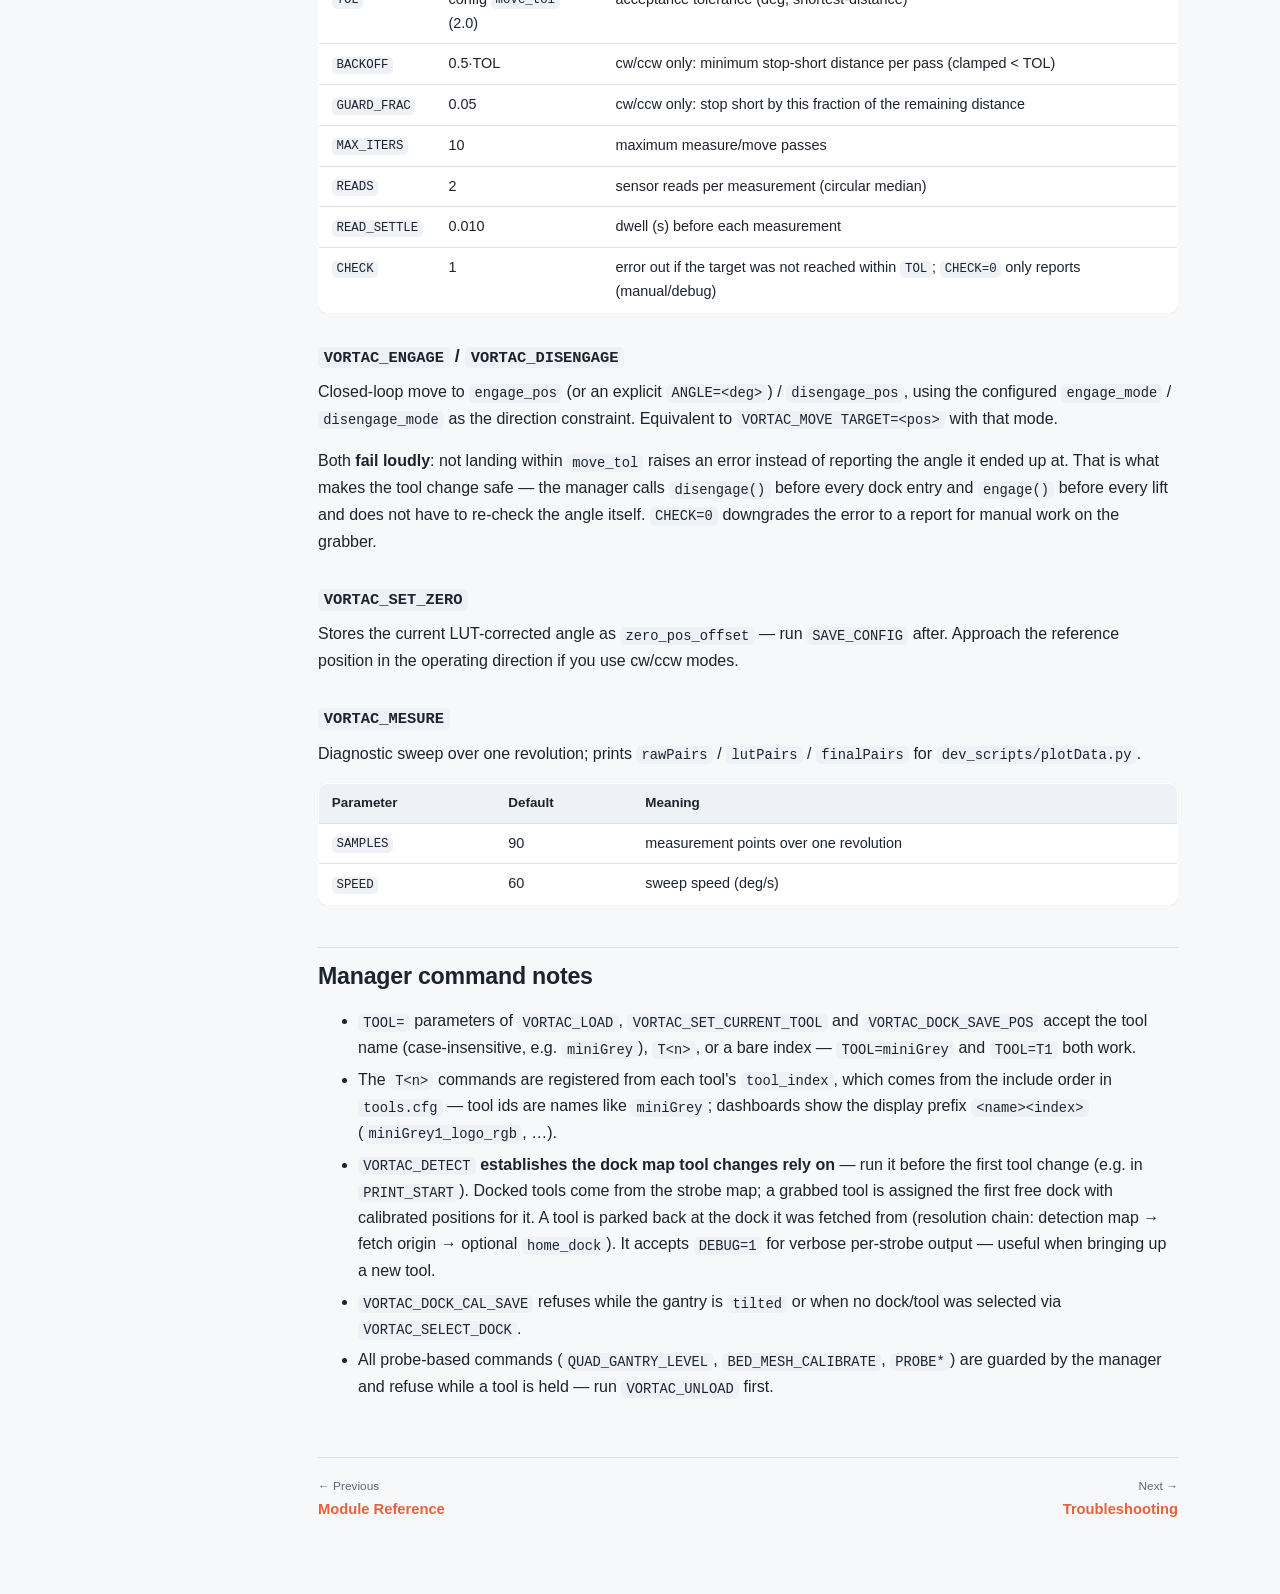
<file: DOCS/gcode.html>
<!DOCTYPE html>
<html lang="en">
<head>
<meta charset="utf-8">
<meta name="viewport" content="width=device-width, initial-scale=1">
<title>G-code Reference — Vortac Firmware Docs</title>
<link rel="stylesheet" href="assets/style.css">
<script src="assets/docs.js" defer></script>
</head>
<body>
<nav class="sidebar"></nav>
<main><div class="content">

<h1>G-code Reference</h1>
<p class="subtitle">Every command the Vortac extras register. Type in the filter box to narrow
the overview table down.</p>

<h2 id="overview">Command overview</h2>
<input class="filterbox" data-target="cmd-table" type="search"
       placeholder="Filter commands… (e.g. dock, calibrate, sense)" aria-label="Filter commands">
<div class="table-wrap">
<table id="cmd-table">
<thead><tr><th>Command</th><th>Module</th><th>Purpose</th></tr></thead>
<tbody>
<tr><td class="cmd"><code>T0</code>, <code>T1</code>, …</td><td>manager</td><td>full tool change (registered dynamically from each available tool's <code>tool_index</code>); re-selecting the held tool moves nothing and just re-syncs the active extruder</td></tr>
<tr><td class="cmd"><code>VORTAC_STATUS</code></td><td>manager</td><td>report current tool, dock map, dock power, status-LED mode, QGL state (tools listed as <code>&lt;name&gt; (T&lt;index&gt;)</code>)</td></tr>
<tr><td class="cmd"><code>VORTAC_DETECT</code></td><td>manager</td><td>strobe the dock sense pull and update the dock map; a detected held tool also becomes Klipper's active extruder</td></tr>
<tr><td class="cmd"><code>VORTAC_SELECT_DOCK DOCK=dockN</code></td><td>manager</td><td>detect/select a dock and its tool for calibration</td></tr>
<tr><td class="cmd"><code>VORTAC_DOCK_CAL_STATUS</code></td><td>manager</td><td>report selected calibration dock/tool</td></tr>
<tr><td class="cmd"><code>VORTAC_DOCK_CAL_SAVE</code></td><td>manager</td><td>save current hooked/engage XYZ for the selected dock/tool</td></tr>
<tr><td class="cmd"><code>VORTAC_LOAD TOOL=&lt;name&gt;|Tn</code></td><td>manager</td><td>fetch a tool from its dock</td></tr>
<tr><td class="cmd"><code>VORTAC_UNLOAD</code></td><td>manager</td><td>park the held tool at its dock</td></tr>
<tr><td class="cmd"><code>VORTAC_SET_CURRENT_TOOL TOOL=&lt;name&gt;|Tn</code></td><td>manager</td><td>set logical current tool without movement (also activates its extruder)</td></tr>
<tr><td class="cmd"><code>VORTAC_SET_CURRENT_TOOL CLEAR=1</code></td><td>manager</td><td>clear logical current tool</td></tr>
<tr><td class="cmd"><code>VORTAC_DOCK_SAVE_POS TOOL=&lt;name&gt;|Tn DOCK=dockN</code></td><td>manager</td><td>save current hooked/engage XYZ as tool's position for the dock (requires gantry flat)</td></tr>
<tr><td class="cmd"><code>VORTAC_SET_TOOL_TEMP TOOL=&lt;name&gt;|Tn TEMP=&lt;c&gt;</code></td><td>manager</td><td>record what a tool prints at, without touching its heater — what it heats to when it is picked up. <code>TEMP=0</code> forgets it. Used by <code>PRINT_START</code> to seed the slicer's per-tool temperatures</td></tr>
<tr><td class="cmd"><code>VORTAC_SENSE_STATUS</code></td><td>manager</td><td>raw cached dock/grab sense pin states per tool</td></tr>
<tr><td class="cmd"><code>VORTAC_SENSE_MONITOR [DURATION=s]</code></td><td>manager</td><td>poll sense states live, report transitions</td></tr>
<tr><td class="cmd"><code>VORTAC_DOCK_STROBE DOCK=dockN VALUE=0..1</code></td><td>manager</td><td>manually set one dock's sense pull (debug)</td></tr>
<tr><td class="cmd"><code>VORTAC_DOCK_POWER</code></td><td>manager</td><td>report the supply state of every dock</td></tr>
<tr><td class="cmd"><code>VORTAC_DOCK_POWER DOCK=dockN VALUE=0|1 [ONLY=1] [FORCE=1]</code></td><td>manager</td><td>override one dock's supply; <code>ONLY=1</code> sets every other dock the opposite way (UUID isolation), <code>FORCE=1</code> is required to de-energize a dock that holds a tool <em>or whose occupancy is not trustworthy</em> (no detection yet, or an unresolved dock) &mdash; cutting a parked board's supply drops it off the CAN bus and shuts klippy down</td></tr>
<tr><td class="cmd"><code>VORTAC_STATUS_LED [MODE=sense|power|detected]</code></td><td>manager</td><td>report or switch what the dock status LED shows (runtime only; <code>argb_status_mode</code> is the persistent setting)</td></tr>
<tr><td class="cmd"><code>_VORTAC_DOCK_POWER_SYNC</code></td><td>manager</td><td>internal (used by the dock power watchdog): re-assert the supply channel against the policy; safe to run manually</td></tr>
<tr><td class="cmd"><code>VORTAC_GANTRY_FLAT</code> / <code>VORTAC_GANTRY_TILT</code> <code>[SPEED=]</code></td><td>qgl_state</td><td>toggle gantry between frame-flat and bed-flat &mdash; and with it the coordinate system: FLAT suspends the bed mesh and parks the gcode offset (dock frame), TILT hands both back on top of whatever is live (print frame). See <a href="modules.html#vortac-qgl-state">vortac_qgl_state</a></td></tr>
<tr><td class="cmd"><code>VORTAC_QGL_STATUS</code></td><td>qgl_state</td><td>report gantry state, stored QGL deltas, the active frame, the parked gcode offset and whether a mesh is suspended</td></tr>
<tr><td class="cmd"><code>VORTAC_CALIBRATE [DIR=cw|ccw|both]</code></td><td>grabber</td><td>populate the AS5047D LUT (default: both directions, reports backlash)</td></tr>
<tr><td class="cmd"><code>VORTAC_SET_ZERO</code></td><td>grabber</td><td>store the current LUT-corrected angle as zero offset</td></tr>
<tr><td class="cmd"><code>VORTAC_MOVE TARGET=deg [MODE=…]</code></td><td>grabber</td><td>closed-loop move to an absolute true angle</td></tr>
<tr><td class="cmd"><code>VORTAC_ENGAGE [ANGLE=deg] [CHECK=0|1]</code></td><td>grabber</td><td>closed-loop move to <code>engage_pos</code> (or ANGLE); errors if not reached</td></tr>
<tr><td class="cmd"><code>VORTAC_DISENGAGE [CHECK=0|1]</code></td><td>grabber</td><td>closed-loop move to <code>disengage_pos</code>; errors if not reached</td></tr>
<tr><td class="cmd"><code>VORTAC_SIMPLE_READ</code></td><td>grabber</td><td>print raw and true angle once</td></tr>
<tr><td class="cmd"><code>VORTAC_MESURE [SAMPLES=n]</code></td><td>grabber</td><td>diagnostic LUT sweep dump for plotting</td></tr>
</tbody>
</table>
</div>

<h2 id="grabber-params">Grabber command parameters</h2>

<h3 id="calibrate"><code>VORTAC_CALIBRATE</code></h3>
<p>Builds and stores the LUT — run <code>SAVE_CONFIG</code> after. Full workflow in
<a href="calibration.html#lut">Calibration</a>.</p>
<div class="table-wrap">
<table>
<thead><tr><th>Parameter</th><th>Default</th><th>Meaning</th></tr></thead>
<tbody>
<tr><td><code>SAMPLES</code></td><td>180</td><td>bins per revolution (LUT size)</td></tr>
<tr><td><code>SPEED</code></td><td>40</td><td>sweep speed (deg/s)</td></tr>
<tr><td><code>TURNS</code></td><td>2</td><td>revolutions <strong>per direction</strong>; last turn wins</td></tr>
<tr><td><code>DIR</code></td><td>both</td><td><code>cw</code>, <code>ccw</code>, or <code>both</code> (midpoint stored, backlash reported)</td></tr>
<tr><td><code>PHASE</code></td><td>step/2</td><td>pre-roll so the sensor seam falls between bins</td></tr>
<tr><td><code>SETTLE</code></td><td>0.10</td><td>dwell (s) after each step before reading</td></tr>
<tr><td><code>READS</code></td><td>8</td><td>direct SPI reads per bin (circular-meaned)</td></tr>
<tr><td><code>READ_DWELL</code></td><td>0.001</td><td>pause (s) between the reads of one bin</td></tr>
</tbody>
</table>
</div>

<h3 id="move"><code>VORTAC_MOVE</code></h3>
<p>Closed-loop move to an absolute true angle. <code>cw</code> means increasing true angle.</p>
<div class="table-wrap">
<table>
<thead><tr><th>Parameter</th><th>Default</th><th>Meaning</th></tr></thead>
<tbody>
<tr><td><code>TARGET</code></td><td>0.0</td><td>target true angle (deg)</td></tr>
<tr><td><code>MODE</code></td><td>shortest</td><td><code>shortest</code>, <code>cw</code>, or <code>ccw</code></td></tr>
<tr><td><code>SPEED</code></td><td>config <code>speed</code></td><td>move speed (deg/s)</td></tr>
<tr><td><code>TOL</code></td><td>config <code>move_tol</code> (2.0)</td><td>acceptance tolerance (deg, shortest-distance)</td></tr>
<tr><td><code>BACKOFF</code></td><td>0.5·TOL</td><td>cw/ccw only: minimum stop-short distance per pass (clamped &lt; TOL)</td></tr>
<tr><td><code>GUARD_FRAC</code></td><td>0.05</td><td>cw/ccw only: stop short by this fraction of the remaining distance</td></tr>
<tr><td><code>MAX_ITERS</code></td><td>10</td><td>maximum measure/move passes</td></tr>
<tr><td><code>READS</code></td><td>2</td><td>sensor reads per measurement (circular median)</td></tr>
<tr><td><code>READ_SETTLE</code></td><td>0.010</td><td>dwell (s) before each measurement</td></tr>
<tr><td><code>CHECK</code></td><td>1</td><td>error out if the target was not reached within <code>TOL</code>; <code>CHECK=0</code> only reports (manual/debug)</td></tr>
</tbody>
</table>
</div>

<h3 id="engage"><code>VORTAC_ENGAGE</code> / <code>VORTAC_DISENGAGE</code></h3>
<p>Closed-loop move to <code>engage_pos</code> (or an explicit <code>ANGLE=&lt;deg&gt;</code>) /
<code>disengage_pos</code>, using the configured <code>engage_mode</code> /
<code>disengage_mode</code> as the direction constraint. Equivalent to
<code>VORTAC_MOVE TARGET=&lt;pos&gt;</code> with that mode.</p>
<p>Both <strong>fail loudly</strong>: not landing within <code>move_tol</code> raises an error
instead of reporting the angle it ended up at. That is what makes the tool change safe — the
manager calls <code>disengage()</code> before every dock entry and <code>engage()</code> before
every lift and does not have to re-check the angle itself. <code>CHECK=0</code> downgrades the
error to a report for manual work on the grabber.</p>

<h3 id="set-zero"><code>VORTAC_SET_ZERO</code></h3>
<p>Stores the current LUT-corrected angle as <code>zero_pos_offset</code> — run
<code>SAVE_CONFIG</code> after. Approach the reference position in the operating direction if
you use cw/ccw modes.</p>

<h3 id="mesure"><code>VORTAC_MESURE</code></h3>
<p>Diagnostic sweep over one revolution; prints <code>rawPairs</code> / <code>lutPairs</code> /
<code>finalPairs</code> for <code>dev_scripts/plotData.py</code>.</p>
<div class="table-wrap">
<table>
<thead><tr><th>Parameter</th><th>Default</th><th>Meaning</th></tr></thead>
<tbody>
<tr><td><code>SAMPLES</code></td><td>90</td><td>measurement points over one revolution</td></tr>
<tr><td><code>SPEED</code></td><td>60</td><td>sweep speed (deg/s)</td></tr>
</tbody>
</table>
</div>

<h2 id="manager-notes">Manager command notes</h2>
<ul>
  <li><code>TOOL=</code> parameters of <code>VORTAC_LOAD</code>,
      <code>VORTAC_SET_CURRENT_TOOL</code> and <code>VORTAC_DOCK_SAVE_POS</code> accept the tool
      name (case-insensitive, e.g. <code>miniGrey</code>), <code>T&lt;n&gt;</code>, or a bare
      index — <code>TOOL=miniGrey</code> and <code>TOOL=T1</code> both work.</li>
  <li>The <code>T&lt;n&gt;</code> commands are registered from each tool's
      <code>tool_index</code>, which comes from the include order in <code>tools.cfg</code> —
      tool ids are names like <code>miniGrey</code>; dashboards show the display prefix
      <code>&lt;name&gt;&lt;index&gt;</code> (<code>miniGrey1_logo_rgb</code>, …).</li>
  <li><code>VORTAC_DETECT</code> <strong>establishes the dock map tool changes rely on</strong> —
      run it before the first tool change (e.g. in <code>PRINT_START</code>). Docked tools come
      from the strobe map; a grabbed tool is assigned the first free dock with calibrated
      positions for it. A tool is parked back at the dock it was fetched from (resolution chain:
      detection map → fetch origin → optional <code>home_dock</code>). It accepts
      <code>DEBUG=1</code> for verbose per-strobe output — useful when bringing up a new
      tool.</li>
  <li><code>VORTAC_DOCK_CAL_SAVE</code> refuses while the gantry is <code>tilted</code> or when
      no dock/tool was selected via <code>VORTAC_SELECT_DOCK</code>.</li>
  <li>All probe-based commands (<code>QUAD_GANTRY_LEVEL</code>, <code>BED_MESH_CALIBRATE</code>,
      <code>PROBE*</code>) are guarded by the manager and refuse while a tool is held — run
      <code>VORTAC_UNLOAD</code> first.</li>
</ul>

<div class="page-nav" data-auto></div>
</div></main>
</body>
</html>
</file>
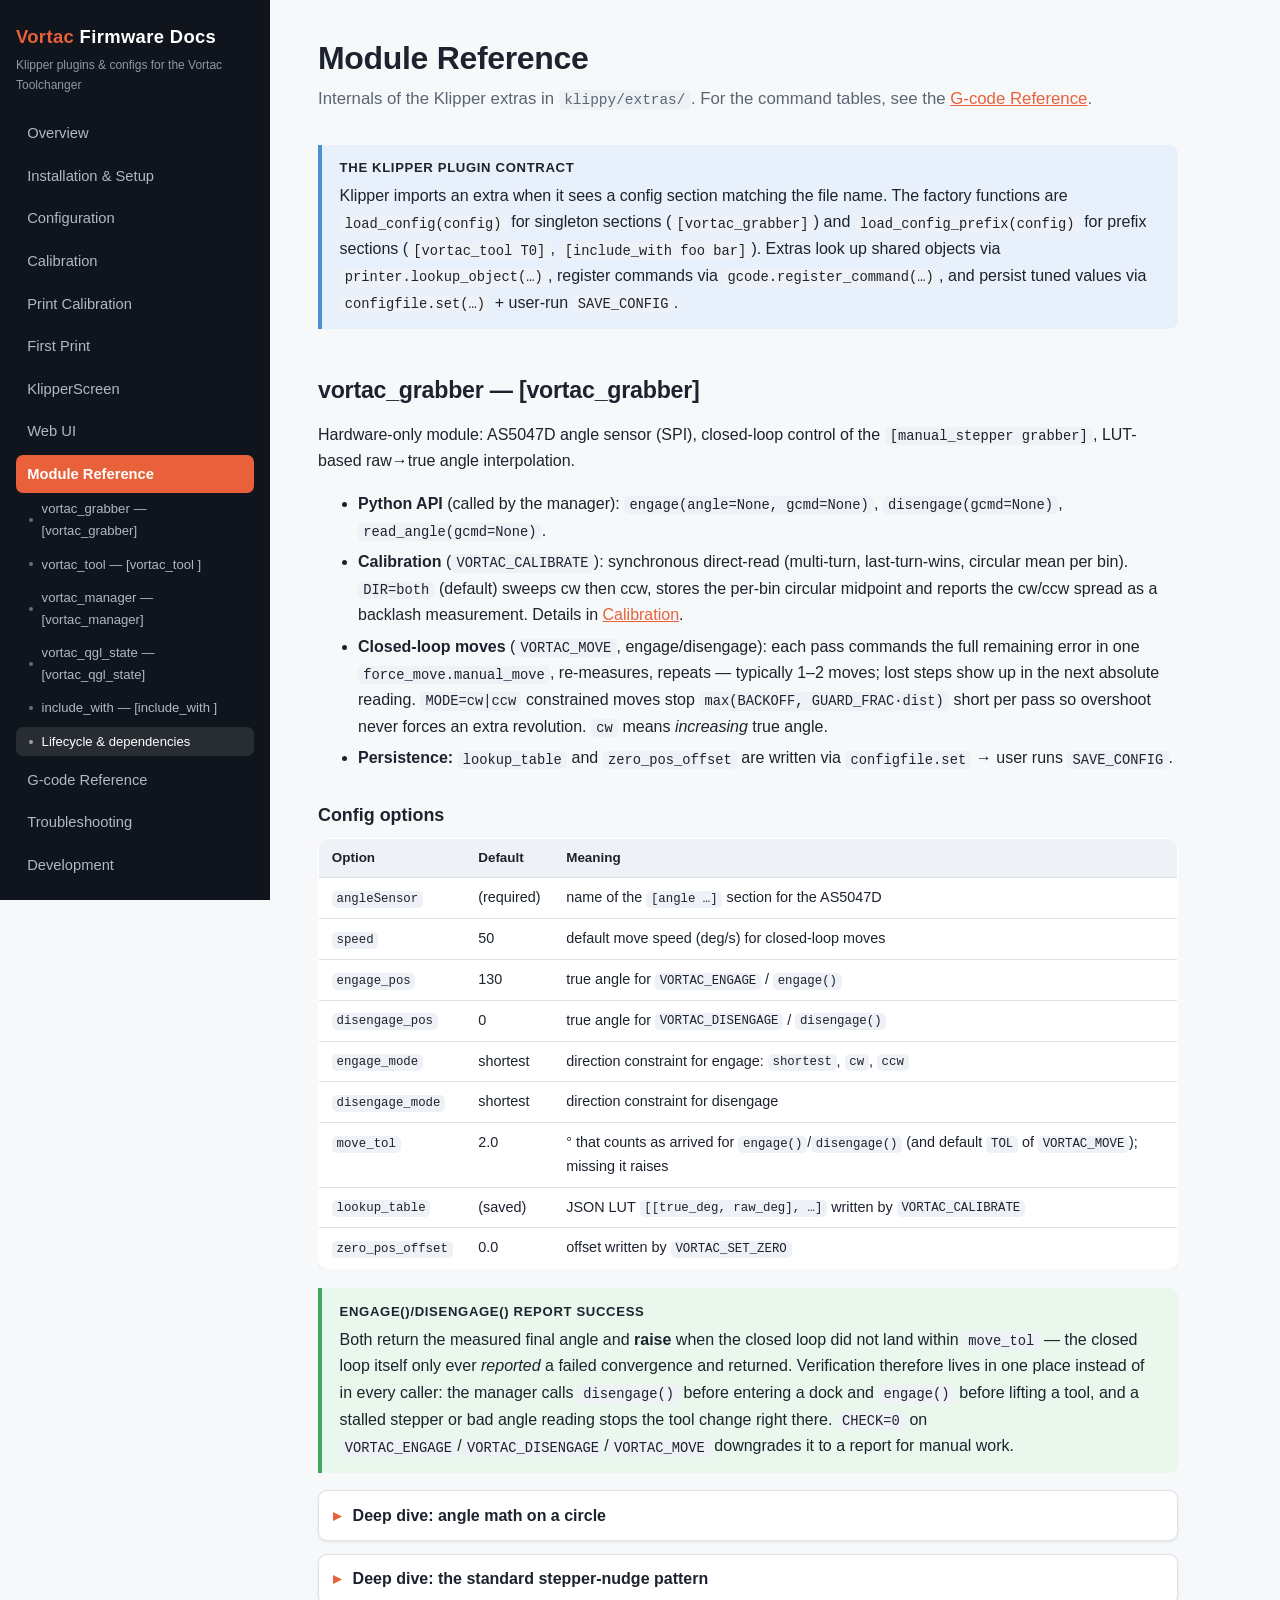
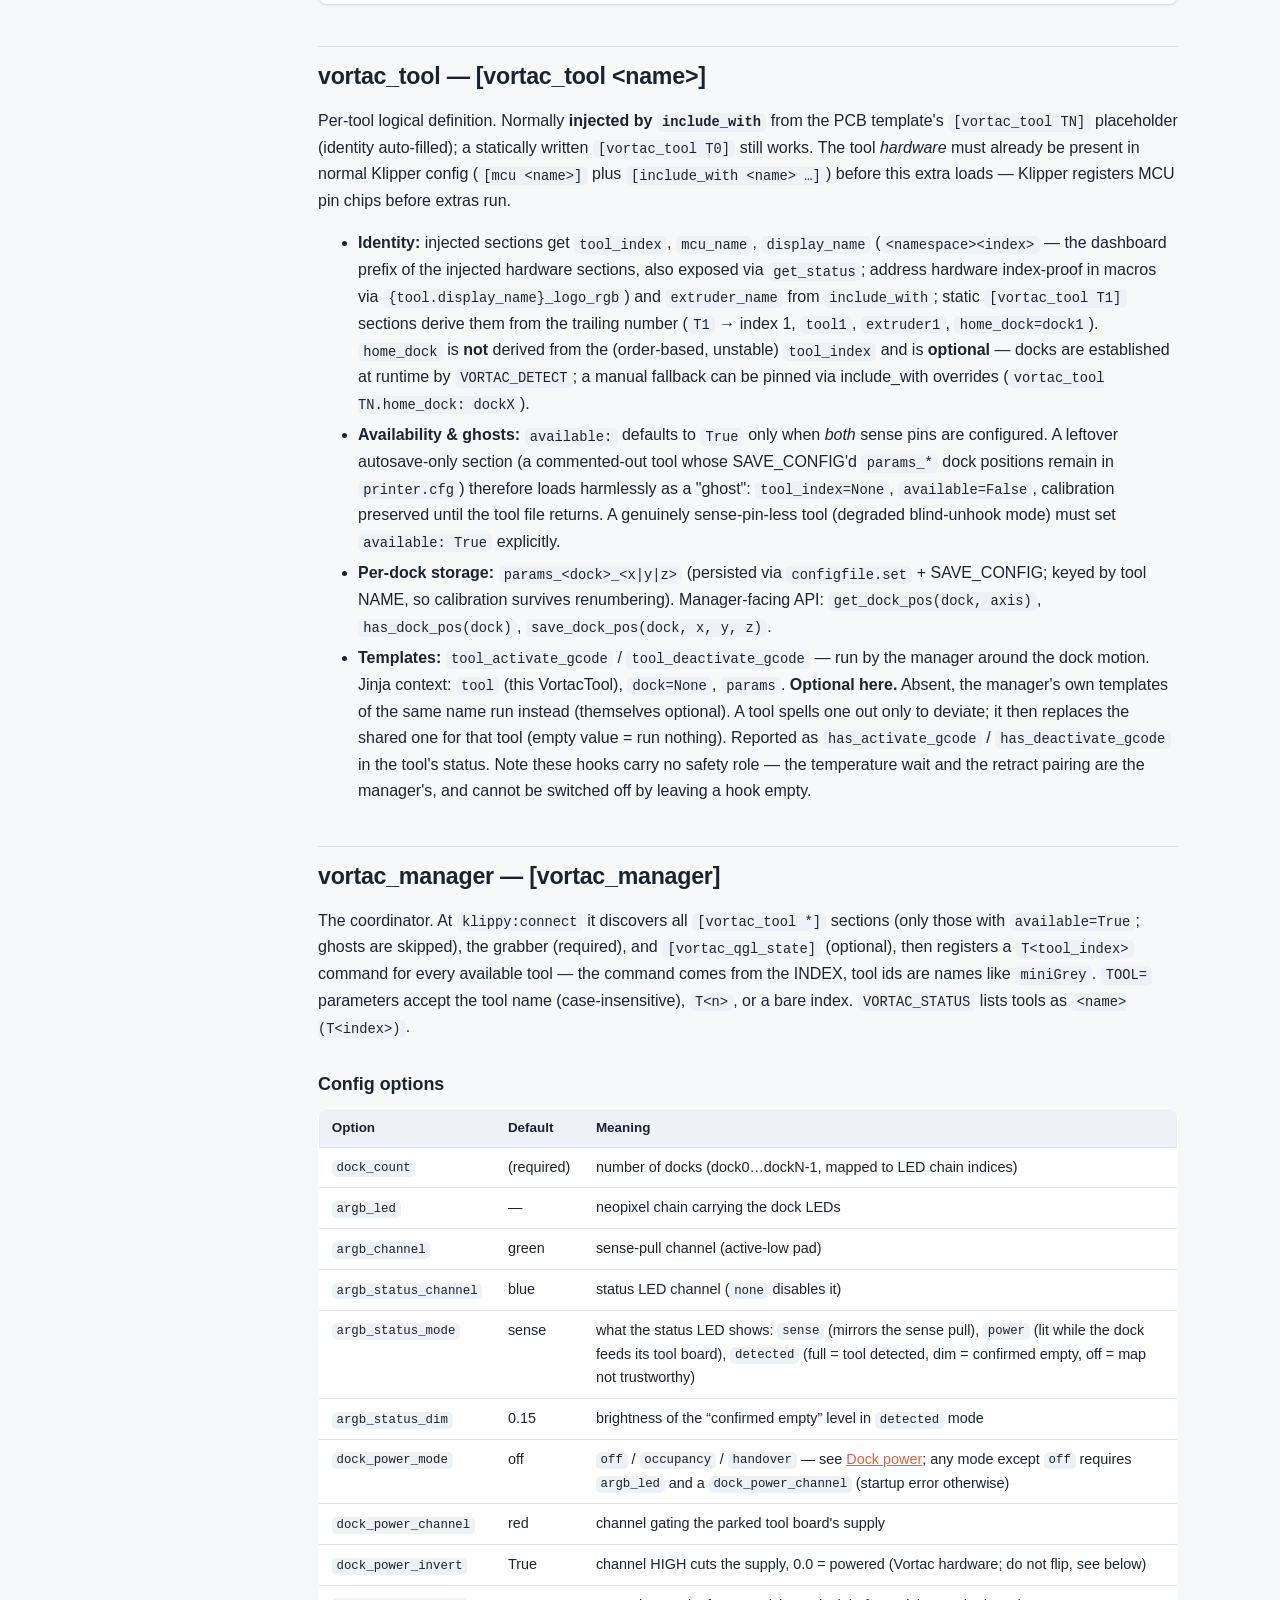
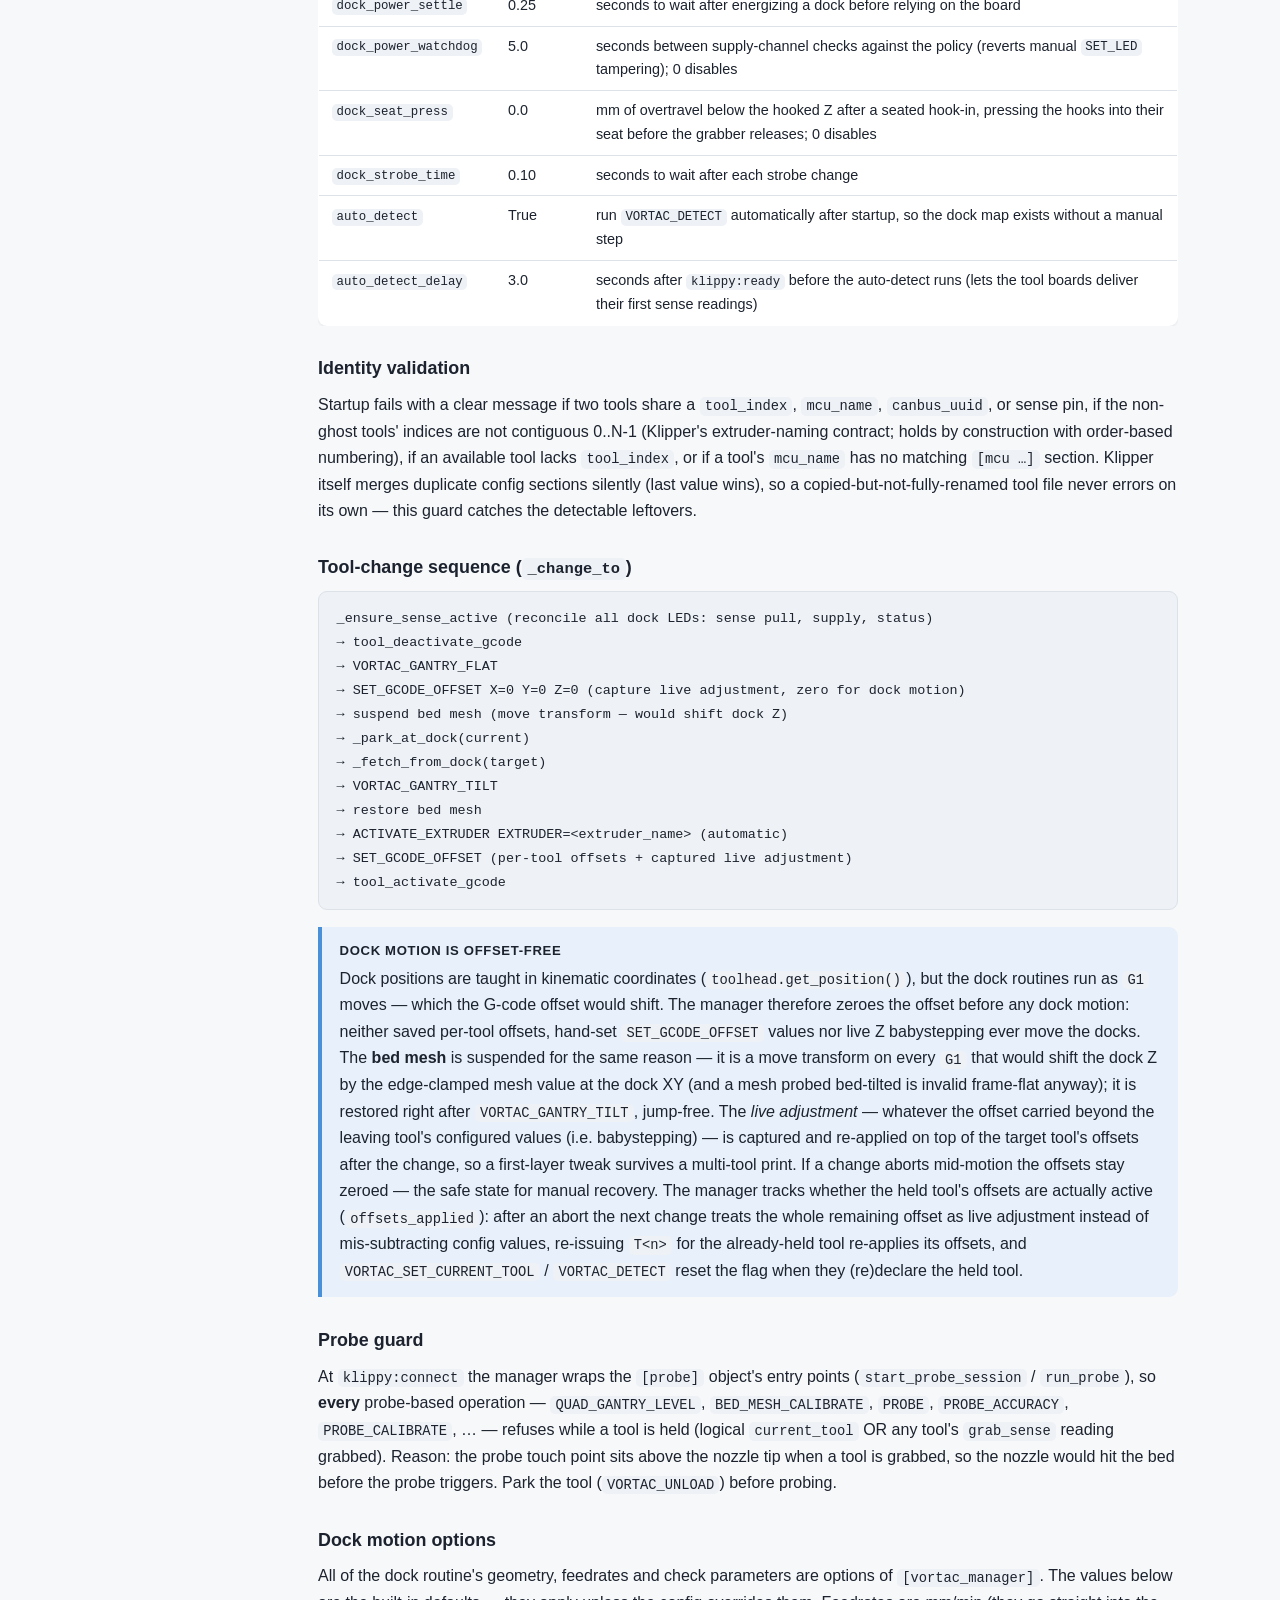
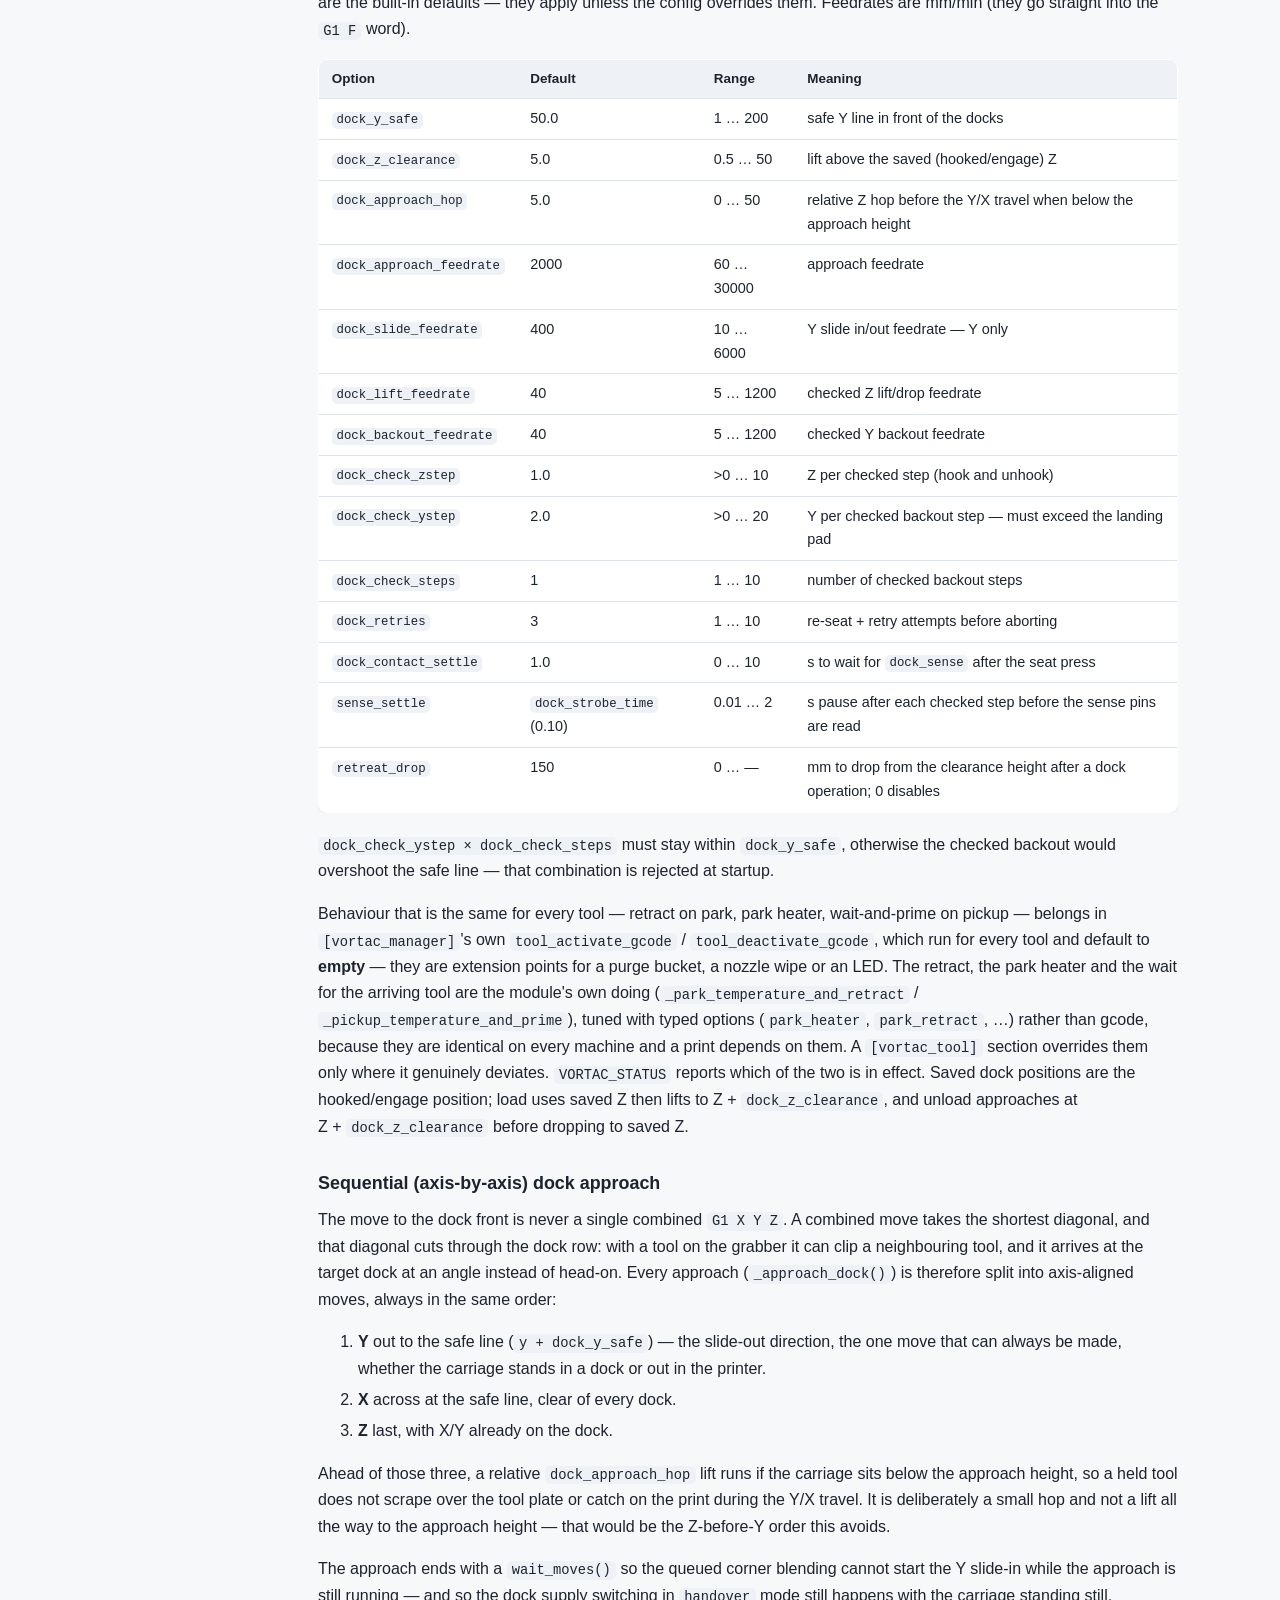
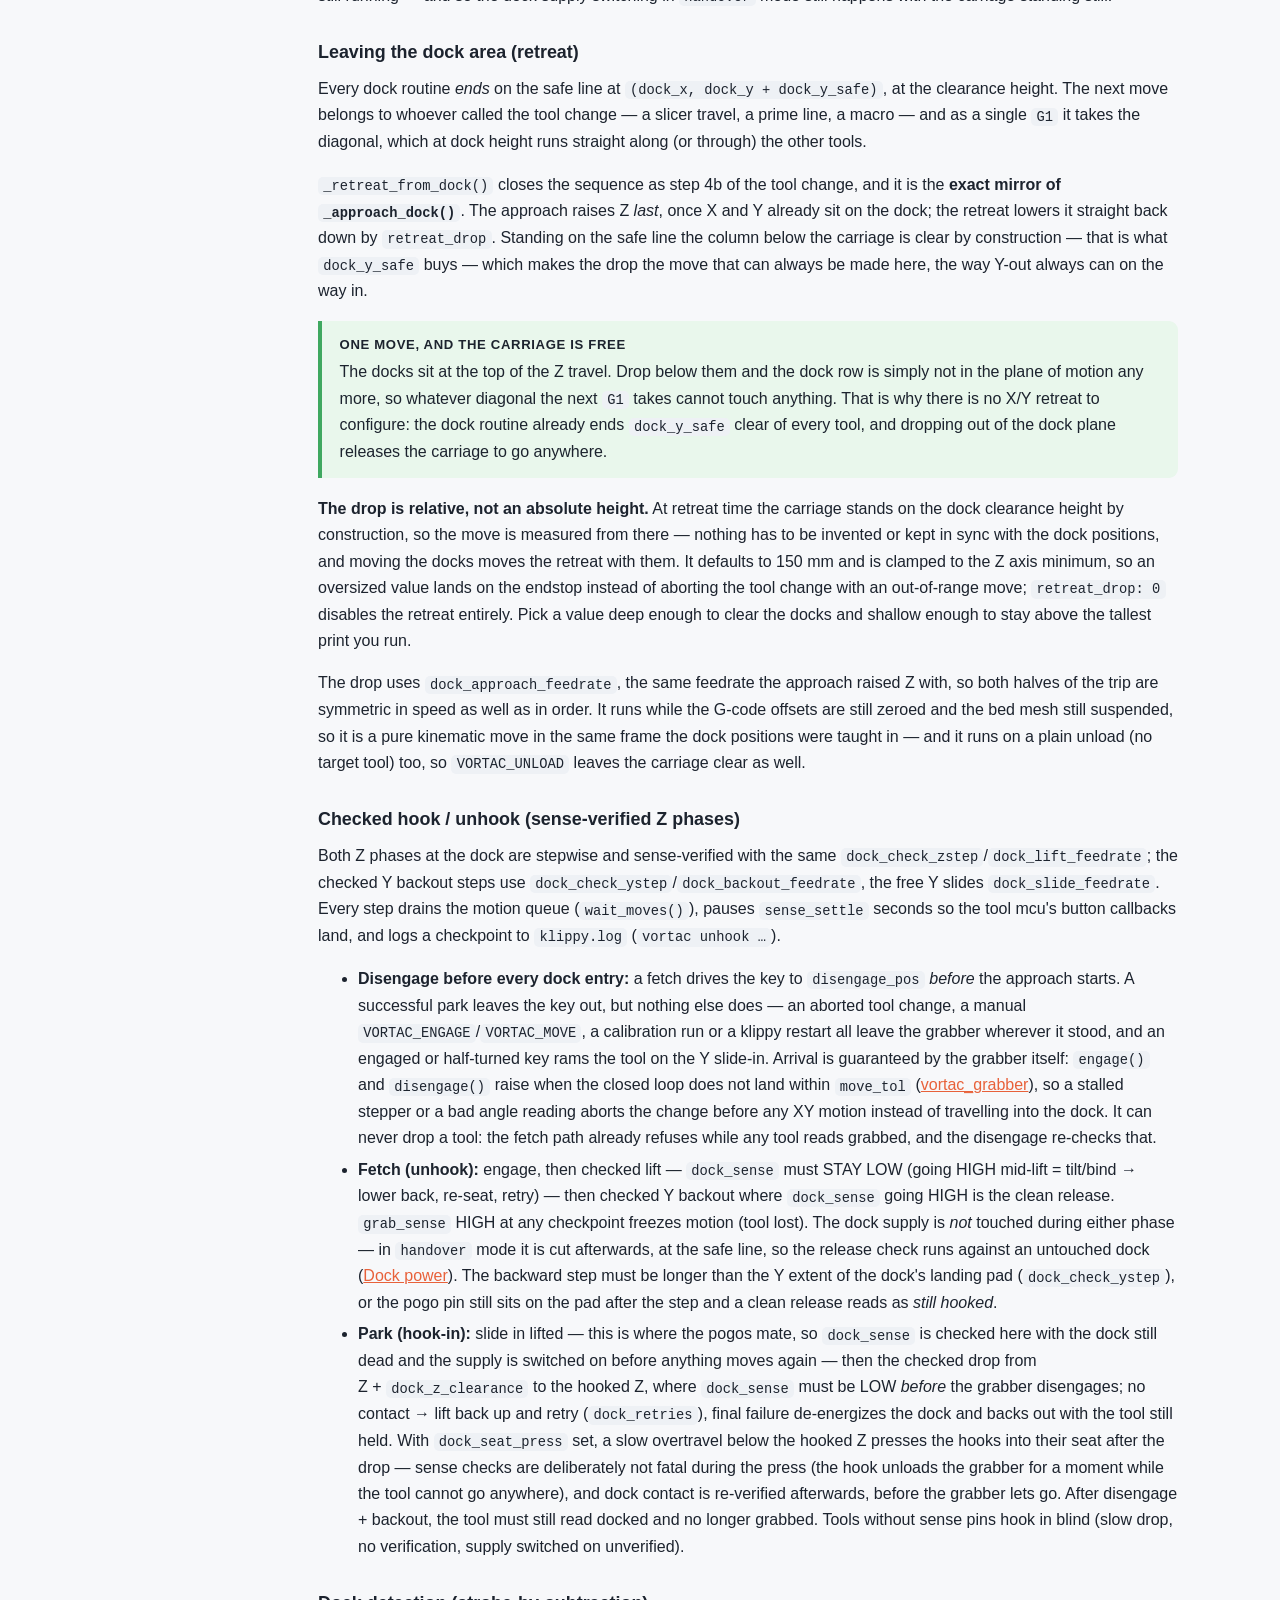
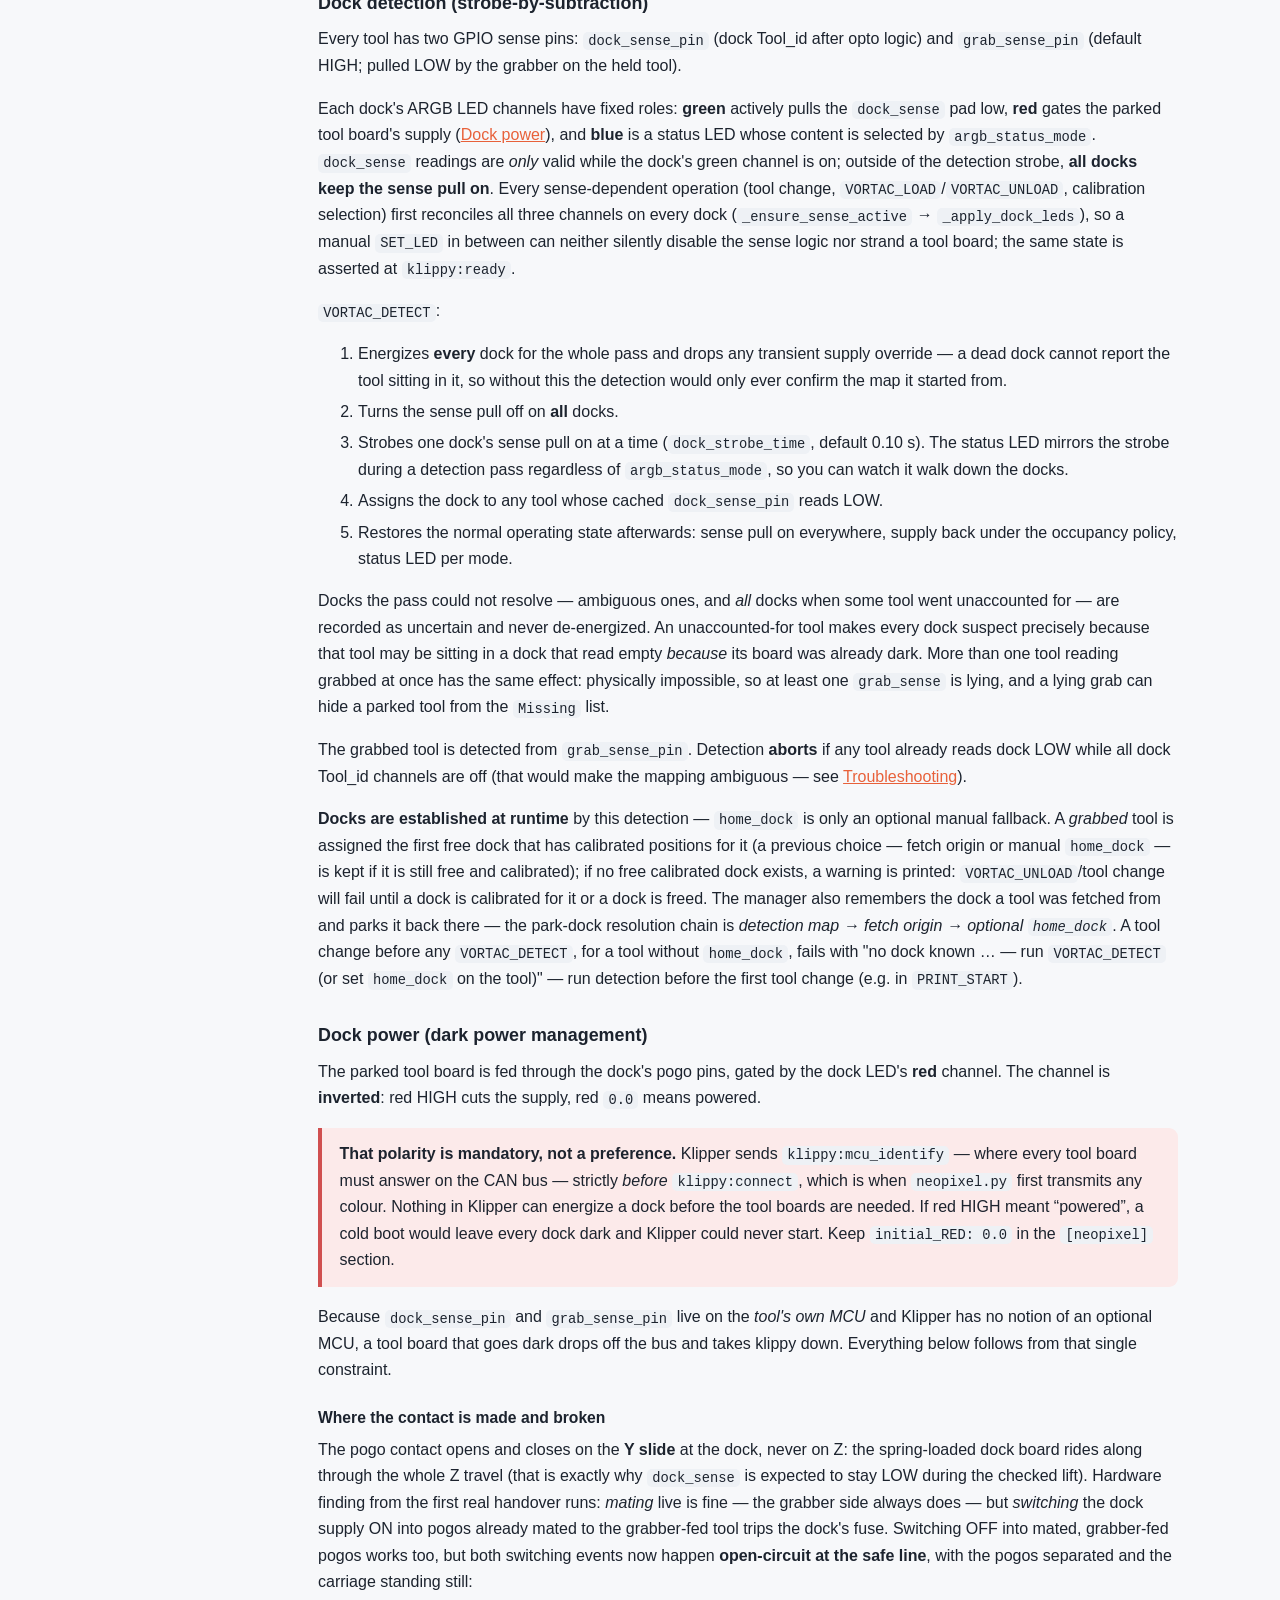
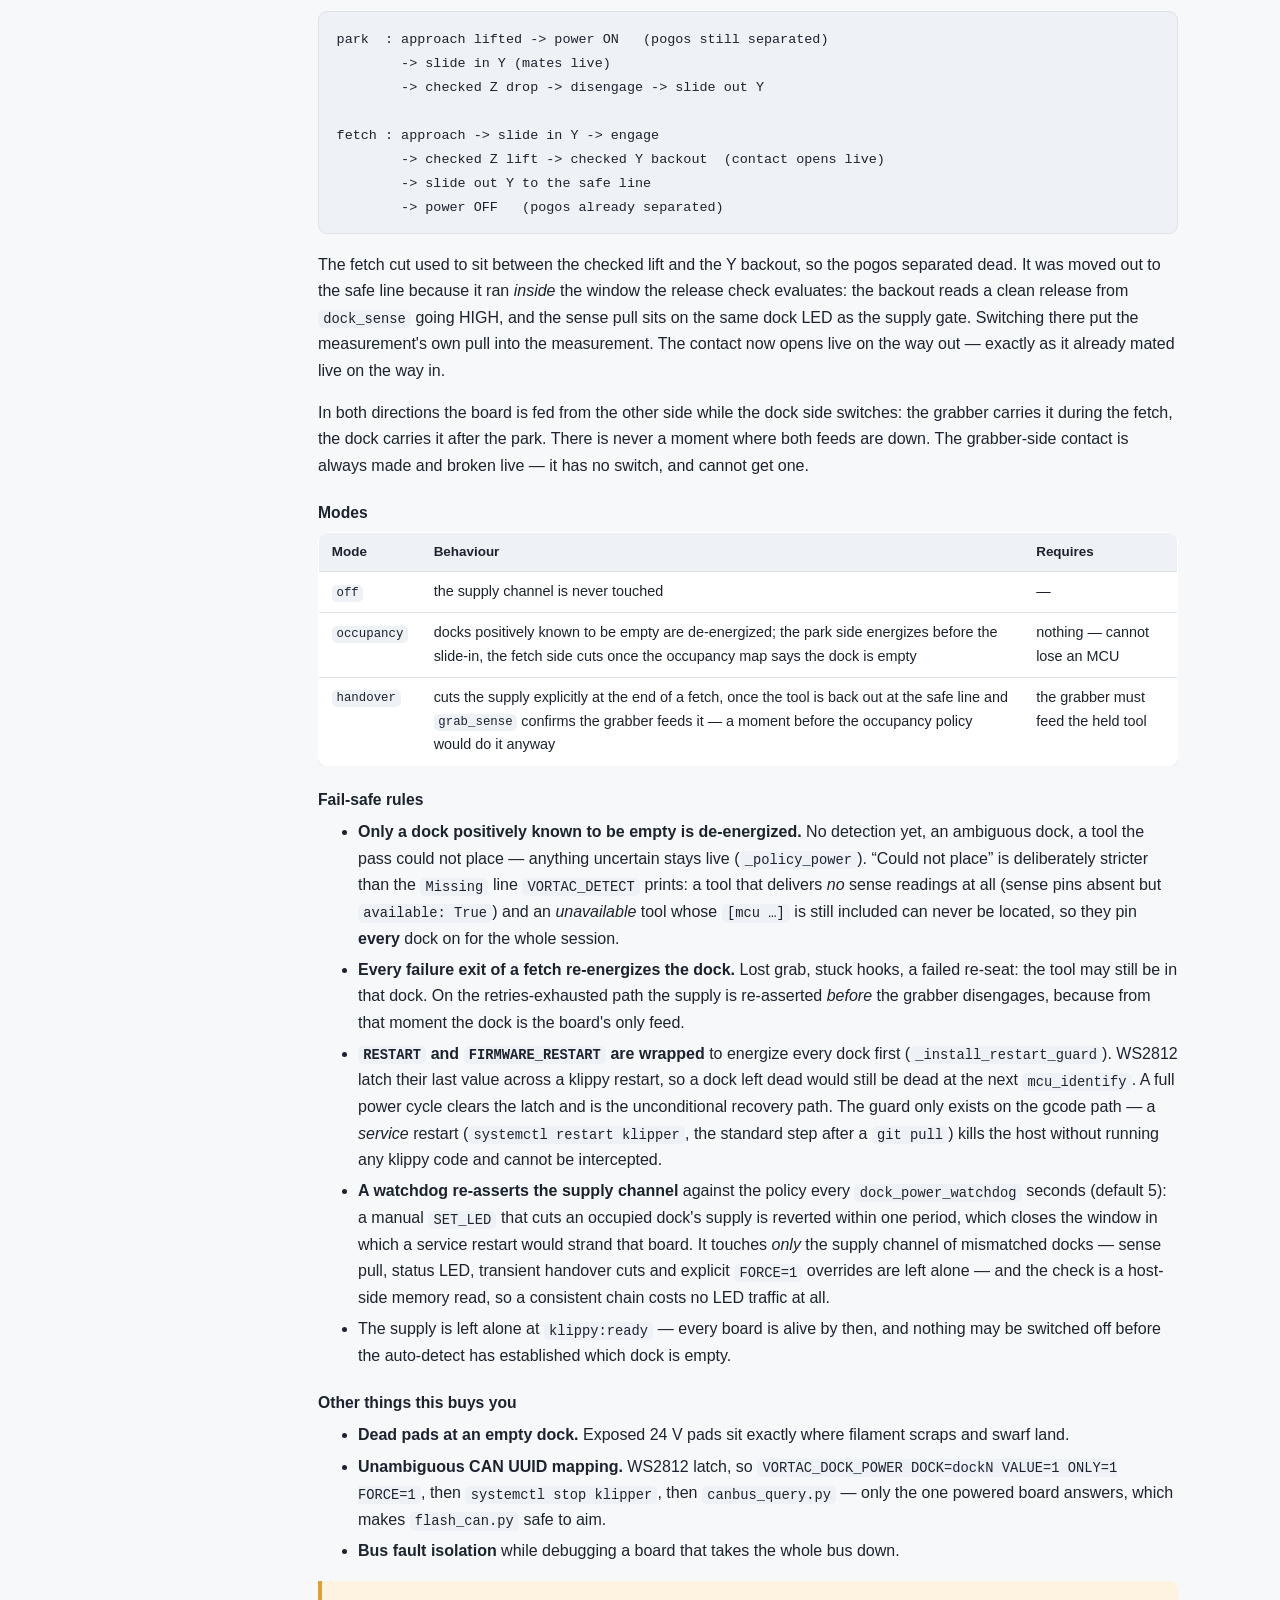
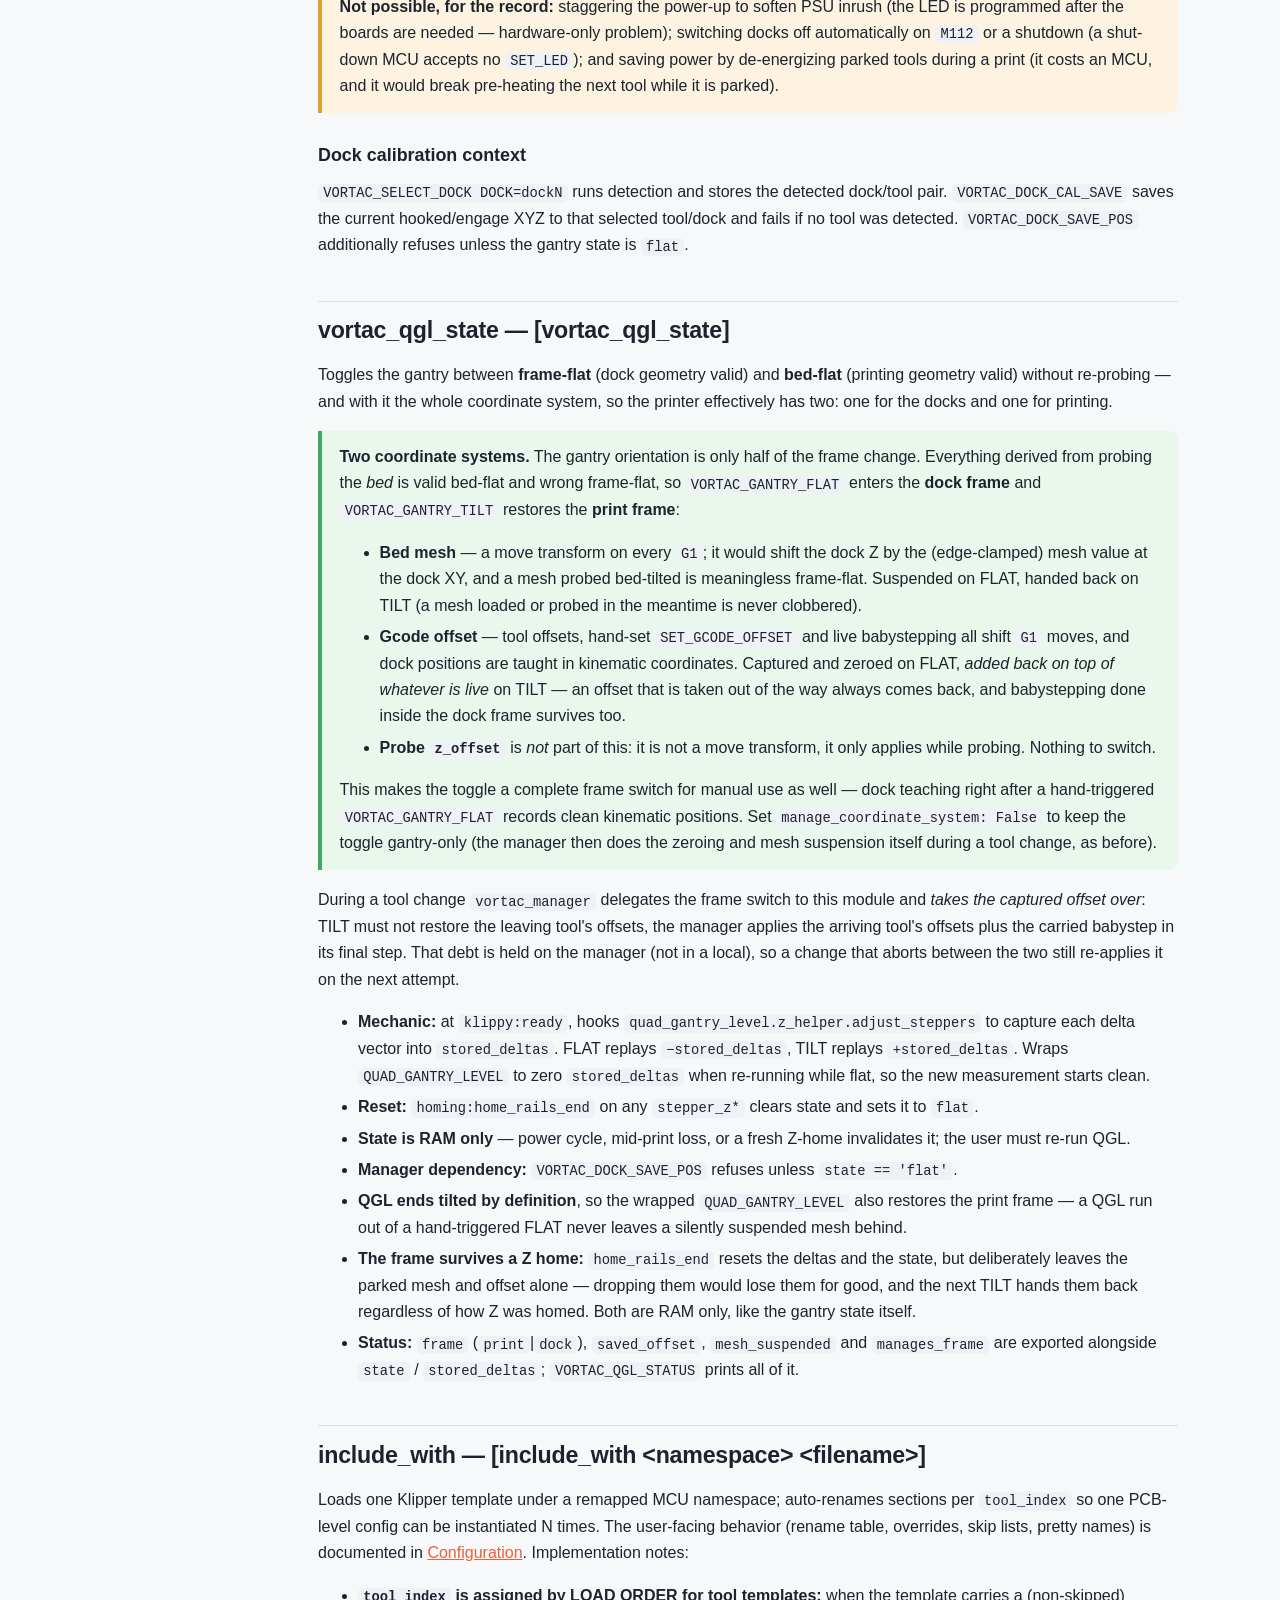
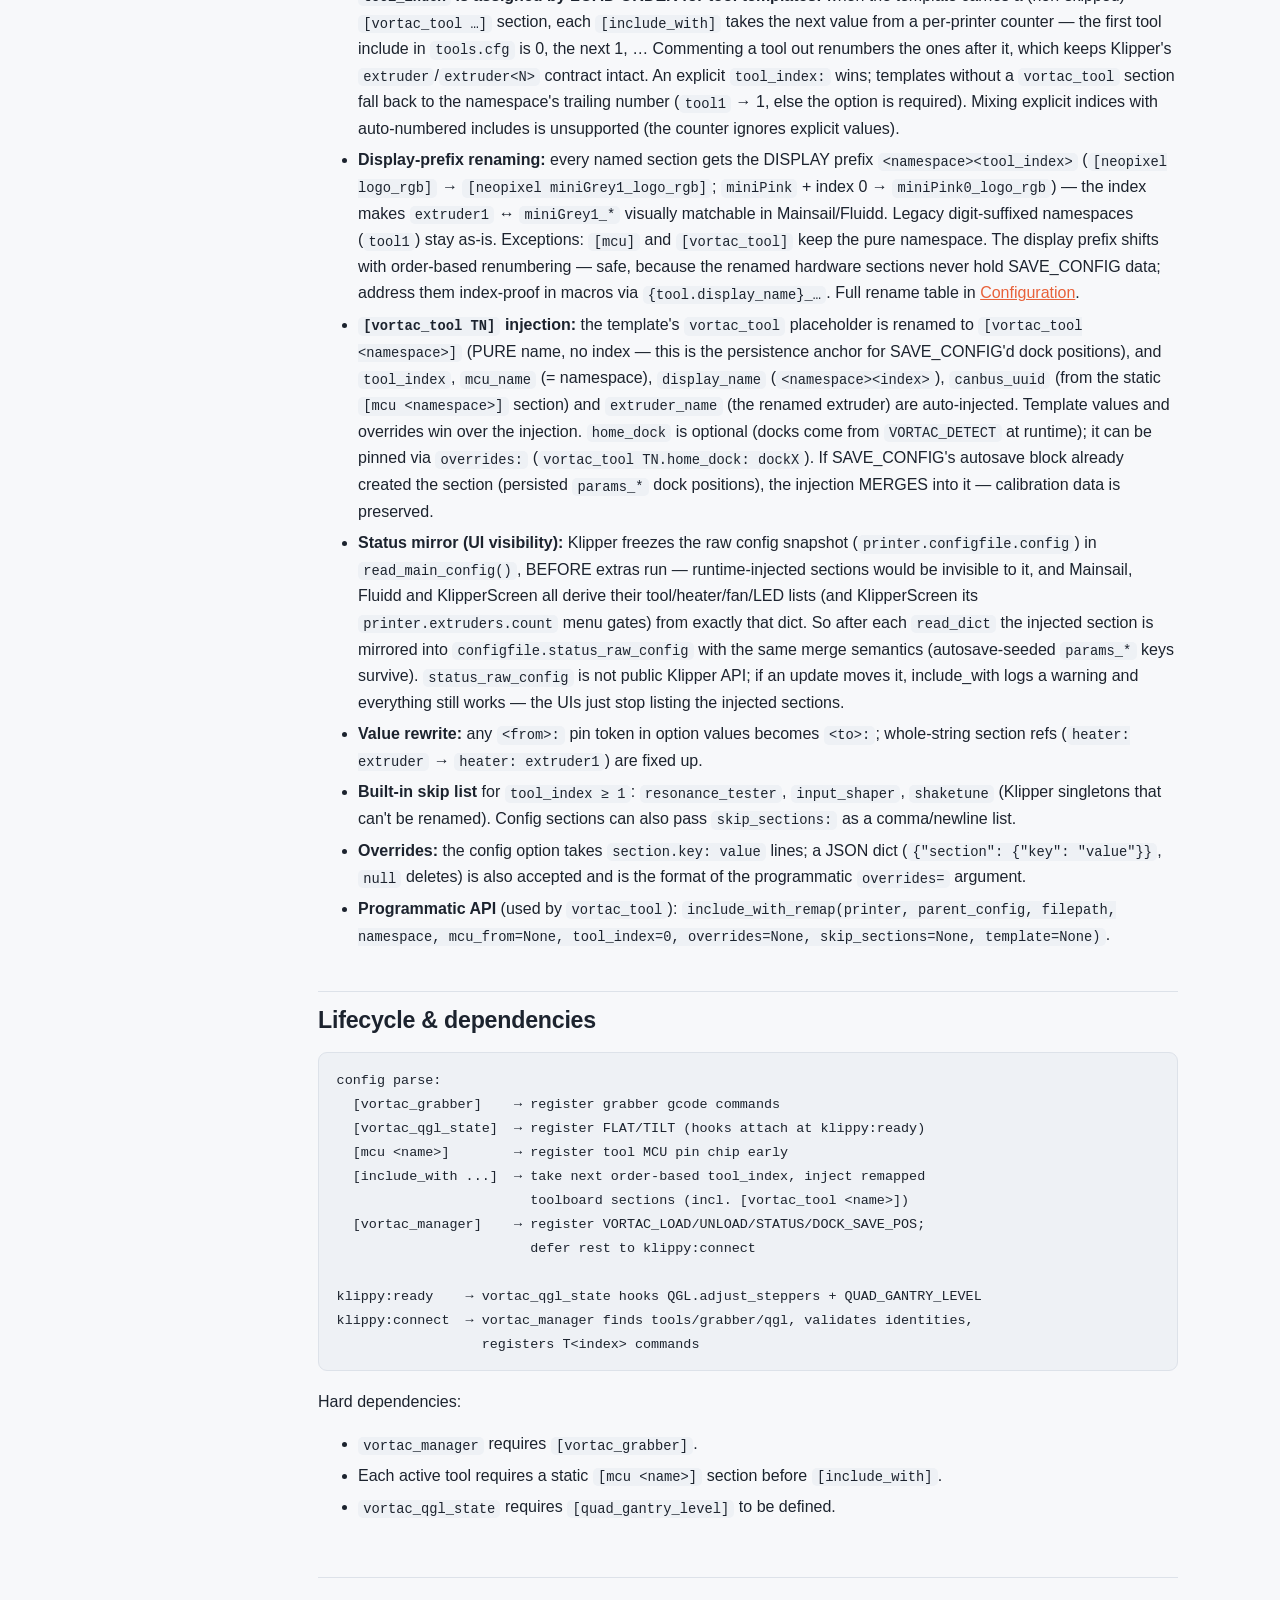
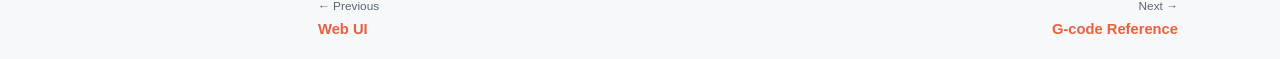
<file: DOCS/modules.html>
<!DOCTYPE html>
<html lang="en">
<head>
<meta charset="utf-8">
<meta name="viewport" content="width=device-width, initial-scale=1">
<title>Module Reference — Vortac Firmware Docs</title>
<link rel="stylesheet" href="assets/style.css">
<script src="assets/docs.js" defer></script>
</head>
<body>
<nav class="sidebar"></nav>
<main><div class="content">

<h1>Module Reference</h1>
<p class="subtitle">Internals of the Klipper extras in <code>klippy/extras/</code>. For the
command tables, see the <a href="gcode.html">G-code Reference</a>.</p>

<div class="callout">
  <span class="callout-title">The Klipper plugin contract</span>
  <p>Klipper imports an extra when it sees a config section matching the file name. The factory
  functions are <code>load_config(config)</code> for singleton sections
  (<code>[vortac_grabber]</code>) and <code>load_config_prefix(config)</code> for prefix sections
  (<code>[vortac_tool T0]</code>, <code>[include_with foo bar]</code>). Extras look up shared
  objects via <code>printer.lookup_object(…)</code>, register commands via
  <code>gcode.register_command(…)</code>, and persist tuned values via
  <code>configfile.set(…)</code> + user-run <code>SAVE_CONFIG</code>.</p>
</div>

<h2 id="vortac-grabber">vortac_grabber — [vortac_grabber]</h2>
<p>Hardware-only module: AS5047D angle sensor (SPI), closed-loop control of the
<code>[manual_stepper grabber]</code>, LUT-based raw→true angle interpolation.</p>
<ul>
  <li><strong>Python API</strong> (called by the manager): <code>engage(angle=None, gcmd=None)</code>,
      <code>disengage(gcmd=None)</code>, <code>read_angle(gcmd=None)</code>.</li>
  <li><strong>Calibration</strong> (<code>VORTAC_CALIBRATE</code>): synchronous direct-read
      (multi-turn, last-turn-wins, circular mean per bin). <code>DIR=both</code> (default) sweeps
      cw then ccw, stores the per-bin circular midpoint and reports the cw/ccw spread as a
      backlash measurement. Details in <a href="calibration.html#lut">Calibration</a>.</li>
  <li><strong>Closed-loop moves</strong> (<code>VORTAC_MOVE</code>, engage/disengage): each pass
      commands the full remaining error in one <code>force_move.manual_move</code>, re-measures,
      repeats — typically 1–2 moves; lost steps show up in the next absolute reading.
      <code>MODE=cw|ccw</code> constrained moves stop
      <code>max(BACKOFF, GUARD_FRAC·dist)</code> short per pass so overshoot never forces an
      extra revolution. <code>cw</code> means <em>increasing</em> true angle.</li>
  <li><strong>Persistence:</strong> <code>lookup_table</code> and <code>zero_pos_offset</code>
      are written via <code>configfile.set</code> → user runs <code>SAVE_CONFIG</code>.</li>
</ul>

<h3>Config options</h3>
<div class="table-wrap">
<table>
<thead><tr><th>Option</th><th>Default</th><th>Meaning</th></tr></thead>
<tbody>
<tr><td><code>angleSensor</code></td><td>(required)</td><td>name of the <code>[angle …]</code> section for the AS5047D</td></tr>
<tr><td><code>speed</code></td><td>50</td><td>default move speed (deg/s) for closed-loop moves</td></tr>
<tr><td><code>engage_pos</code></td><td>130</td><td>true angle for <code>VORTAC_ENGAGE</code> / <code>engage()</code></td></tr>
<tr><td><code>disengage_pos</code></td><td>0</td><td>true angle for <code>VORTAC_DISENGAGE</code> / <code>disengage()</code></td></tr>
<tr><td><code>engage_mode</code></td><td>shortest</td><td>direction constraint for engage: <code>shortest</code>, <code>cw</code>, <code>ccw</code></td></tr>
<tr><td><code>disengage_mode</code></td><td>shortest</td><td>direction constraint for disengage</td></tr>
<tr><td><code>move_tol</code></td><td>2.0</td><td>° that counts as arrived for <code>engage()</code>/<code>disengage()</code> (and default <code>TOL</code> of <code>VORTAC_MOVE</code>); missing it raises</td></tr>
<tr><td><code>lookup_table</code></td><td>(saved)</td><td>JSON LUT <code>[[true_deg, raw_deg], …]</code> written by <code>VORTAC_CALIBRATE</code></td></tr>
<tr><td><code>zero_pos_offset</code></td><td>0.0</td><td>offset written by <code>VORTAC_SET_ZERO</code></td></tr>
</tbody>
</table>
</div>
<div class="callout tip">
  <span class="callout-title">engage()/disengage() report success</span>
  <p>Both return the measured final angle and <strong>raise</strong> when the closed loop did not
  land within <code>move_tol</code> — the closed loop itself only ever <em>reported</em> a failed
  convergence and returned. Verification therefore lives in one place instead of in every caller:
  the manager calls <code>disengage()</code> before entering a dock and <code>engage()</code>
  before lifting a tool, and a stalled stepper or bad angle reading stops the tool change right
  there. <code>CHECK=0</code> on <code>VORTAC_ENGAGE</code>/<code>VORTAC_DISENGAGE</code>/<code>VORTAC_MOVE</code>
  downgrades it to a report for manual work.</p>
</div>

<details class="fold">
  <summary>Deep dive: angle math on a circle</summary>
  <div class="fold-body">
    <p>All angle math wraps to <code>[0, 360)</code> and must handle seam crossings. The
    <code>wrap360</code> / <code>wrap180</code> / <code>circ_mean</code> helpers in
    <code>vortac_grabber.py</code> are the reference implementations —
    <code>_measured_to_true</code> does wrap-aware circular interpolation across the LUT,
    including entries that straddle the 0°/360° seam. <code>read_raw</code> builds 16-bit AS5047D
    SPI commands (with parity bit) and returns the angle in degrees at 14-bit precision.</p>
  </div>
</details>

<details class="fold">
  <summary>Deep dive: the standard stepper-nudge pattern</summary>
  <div class="fold-body">
    <p>The grabber stepper is never driven through the kinematics path. The standard pattern is
    <code>force_move.manual_move(stepper, distance, speed)</code> followed by
    <code>toolhead.wait_moves()</code> and a small <code>dwell</code> to let the sensor settle
    before reading. Keep this pattern for any new grabber motion code.</p>
  </div>
</details>

<h2 id="vortac-tool">vortac_tool — [vortac_tool &lt;name&gt;]</h2>
<p>Per-tool logical definition. Normally <strong>injected by <code>include_with</code></strong>
from the PCB template's <code>[vortac_tool TN]</code> placeholder (identity auto-filled); a
statically written <code>[vortac_tool T0]</code> still works. The tool <em>hardware</em> must
already be present in normal Klipper config (<code>[mcu &lt;name&gt;]</code> plus
<code>[include_with &lt;name&gt; …]</code>) before this extra loads — Klipper registers MCU pin
chips before extras run.</p>
<ul>
  <li><strong>Identity:</strong> injected sections get <code>tool_index</code>,
      <code>mcu_name</code>, <code>display_name</code>
      (<code>&lt;namespace&gt;&lt;index&gt;</code> — the dashboard prefix of the injected hardware
      sections, also exposed via <code>get_status</code>; address hardware index-proof in macros
      via <code>{tool.display_name}_logo_rgb</code>) and <code>extruder_name</code> from
      <code>include_with</code>; static
      <code>[vortac_tool T1]</code> sections derive them from the trailing number
      (<code>T1</code> → index 1, <code>tool1</code>, <code>extruder1</code>,
      <code>home_dock=dock1</code>). <code>home_dock</code> is <strong>not</strong> derived from
      the (order-based, unstable) <code>tool_index</code> and is <strong>optional</strong> —
      docks are established at runtime by <code>VORTAC_DETECT</code>; a manual fallback can be
      pinned via include_with overrides (<code>vortac_tool TN.home_dock: dockX</code>).</li>
  <li><strong>Availability &amp; ghosts:</strong> <code>available:</code> defaults to
      <code>True</code> only when <em>both</em> sense pins are configured. A leftover
      autosave-only section (a commented-out tool whose SAVE_CONFIG'd <code>params_*</code> dock
      positions remain in <code>printer.cfg</code>) therefore loads harmlessly as a "ghost":
      <code>tool_index=None</code>, <code>available=False</code>, calibration preserved until the
      tool file returns. A genuinely sense-pin-less tool (degraded blind-unhook mode) must set
      <code>available: True</code> explicitly.</li>
  <li><strong>Per-dock storage:</strong> <code>params_&lt;dock&gt;_&lt;x|y|z&gt;</code>
      (persisted via <code>configfile.set</code> + SAVE_CONFIG; keyed by tool NAME, so calibration
      survives renumbering). Manager-facing API: <code>get_dock_pos(dock, axis)</code>,
      <code>has_dock_pos(dock)</code>, <code>save_dock_pos(dock, x, y, z)</code>.</li>
  <li><strong>Templates:</strong> <code>tool_activate_gcode</code> /
      <code>tool_deactivate_gcode</code> — run by the manager around the dock motion. Jinja
      context: <code>tool</code> (this VortacTool), <code>dock=None</code>,
      <code>params</code>. <strong>Optional here.</strong> Absent, the manager's own templates
      of the same name run instead (themselves optional). A tool spells one out only to deviate;
      it then replaces the shared one for that tool (empty value = run nothing). Reported as
      <code>has_activate_gcode</code> / <code>has_deactivate_gcode</code> in the tool's status.
      Note these hooks carry no safety role — the temperature wait and the retract pairing are
      the manager's, and cannot be switched off by leaving a hook empty.</li>
</ul>

<h2 id="vortac-manager">vortac_manager — [vortac_manager]</h2>
<p>The coordinator. At <code>klippy:connect</code> it discovers all
<code>[vortac_tool *]</code> sections (only those with <code>available=True</code>; ghosts are
skipped), the grabber (required), and <code>[vortac_qgl_state]</code> (optional), then registers
a <code>T&lt;tool_index&gt;</code> command for every available tool — the command comes from the
INDEX, tool ids are names like <code>miniGrey</code>. <code>TOOL=</code> parameters
accept the tool name (case-insensitive), <code>T&lt;n&gt;</code>, or a bare index.
<code>VORTAC_STATUS</code> lists tools as <code>&lt;name&gt; (T&lt;index&gt;)</code>.</p>

<h3>Config options</h3>
<div class="table-wrap">
<table>
<thead><tr><th>Option</th><th>Default</th><th>Meaning</th></tr></thead>
<tbody>
<tr><td><code>dock_count</code></td><td>(required)</td><td>number of docks (dock0…dockN-1, mapped to LED chain indices)</td></tr>
<tr><td><code>argb_led</code></td><td>—</td><td>neopixel chain carrying the dock LEDs</td></tr>
<tr><td><code>argb_channel</code></td><td>green</td><td>sense-pull channel (active-low pad)</td></tr>
<tr><td><code>argb_status_channel</code></td><td>blue</td><td>status LED channel (<code>none</code> disables it)</td></tr>
<tr><td><code>argb_status_mode</code></td><td>sense</td><td>what the status LED shows: <code>sense</code> (mirrors the sense pull), <code>power</code> (lit while the dock feeds its tool board), <code>detected</code> (full = tool detected, dim = confirmed empty, off = map not trustworthy)</td></tr>
<tr><td><code>argb_status_dim</code></td><td>0.15</td><td>brightness of the &ldquo;confirmed empty&rdquo; level in <code>detected</code> mode</td></tr>
<tr><td><code>dock_power_mode</code></td><td>off</td><td><code>off</code> / <code>occupancy</code> / <code>handover</code> &mdash; see <a href="#dock-power">Dock power</a>; any mode except <code>off</code> requires <code>argb_led</code> and a <code>dock_power_channel</code> (startup error otherwise)</td></tr>
<tr><td><code>dock_power_channel</code></td><td>red</td><td>channel gating the parked tool board's supply</td></tr>
<tr><td><code>dock_power_invert</code></td><td>True</td><td>channel HIGH cuts the supply, 0.0 = powered (Vortac hardware; do not flip, see below)</td></tr>
<tr><td><code>dock_power_settle</code></td><td>0.25</td><td>seconds to wait after energizing a dock before relying on the board</td></tr>
<tr><td><code>dock_power_watchdog</code></td><td>5.0</td><td>seconds between supply-channel checks against the policy (reverts manual <code>SET_LED</code> tampering); 0 disables</td></tr>
<tr><td><code>dock_seat_press</code></td><td>0.0</td><td>mm of overtravel below the hooked Z after a seated hook-in, pressing the hooks into their seat before the grabber releases; 0 disables</td></tr>
<tr><td><code>dock_strobe_time</code></td><td>0.10</td><td>seconds to wait after each strobe change</td></tr>
<tr><td><code>auto_detect</code></td><td>True</td><td>run <code>VORTAC_DETECT</code> automatically after startup, so the dock map exists without a manual step</td></tr>
<tr><td><code>auto_detect_delay</code></td><td>3.0</td><td>seconds after <code>klippy:ready</code> before the auto-detect runs (lets the tool boards deliver their first sense readings)</td></tr>
</tbody>
</table>
</div>

<h3>Identity validation</h3>
<p>Startup fails with a clear message if two tools share a <code>tool_index</code>,
<code>mcu_name</code>, <code>canbus_uuid</code>, or sense pin, if the non-ghost tools' indices
are not contiguous 0..N-1 (Klipper's extruder-naming contract; holds by construction with
order-based numbering), if an available tool lacks <code>tool_index</code>, or if a tool's
<code>mcu_name</code> has no matching <code>[mcu …]</code> section. Klipper itself merges duplicate config sections silently (last
value wins), so a copied-but-not-fully-renamed tool file never errors on its own — this guard
catches the detectable leftovers.</p>

<h3>Tool-change sequence (<code>_change_to</code>)</h3>
<pre><code>_ensure_sense_active (reconcile all dock LEDs: sense pull, supply, status)
→ tool_deactivate_gcode
→ VORTAC_GANTRY_FLAT
→ SET_GCODE_OFFSET X=0 Y=0 Z=0 (capture live adjustment, zero for dock motion)
→ suspend bed mesh (move transform — would shift dock Z)
→ _park_at_dock(current)
→ _fetch_from_dock(target)
→ VORTAC_GANTRY_TILT
→ restore bed mesh
→ ACTIVATE_EXTRUDER EXTRUDER=&lt;extruder_name&gt; (automatic)
→ SET_GCODE_OFFSET (per-tool offsets + captured live adjustment)
→ tool_activate_gcode</code></pre>

<div class="callout">
  <span class="callout-title">Dock motion is offset-free</span>
  <p>Dock positions are taught in kinematic coordinates
  (<code>toolhead.get_position()</code>), but the dock routines run as <code>G1</code> moves —
  which the G-code offset would shift. The manager therefore zeroes the offset before any dock
  motion: neither saved per-tool offsets, hand-set <code>SET_GCODE_OFFSET</code> values nor live
  Z babystepping ever move the docks. The <strong>bed mesh</strong> is suspended for the same
  reason — it is a move transform on every <code>G1</code> that would shift the dock Z by the
  edge-clamped mesh value at the dock XY (and a mesh probed bed-tilted is invalid frame-flat
  anyway); it is restored right after <code>VORTAC_GANTRY_TILT</code>, jump-free. The <em>live adjustment</em> — whatever the offset carried
  beyond the leaving tool's configured values (i.e. babystepping) — is captured and re-applied
  on top of the target tool's offsets after the change, so a first-layer tweak survives a
  multi-tool print. If a change aborts mid-motion the offsets stay zeroed — the safe state for
  manual recovery. The manager tracks whether the held tool's offsets are actually active
  (<code>offsets_applied</code>): after an abort the next change treats the whole remaining
  offset as live adjustment instead of mis-subtracting config values, re-issuing
  <code>T&lt;n&gt;</code> for the already-held tool re-applies its offsets, and
  <code>VORTAC_SET_CURRENT_TOOL</code> / <code>VORTAC_DETECT</code> reset the flag when they
  (re)declare the held tool.</p>
</div>

<h3 id="probe-guard">Probe guard</h3>
<p>At <code>klippy:connect</code> the manager wraps the <code>[probe]</code> object's entry
points (<code>start_probe_session</code> / <code>run_probe</code>), so <strong>every</strong>
probe-based operation — <code>QUAD_GANTRY_LEVEL</code>, <code>BED_MESH_CALIBRATE</code>,
<code>PROBE</code>, <code>PROBE_ACCURACY</code>, <code>PROBE_CALIBRATE</code>, … — refuses while
a tool is held (logical <code>current_tool</code> OR any tool's <code>grab_sense</code> reading
grabbed). Reason: the probe touch point sits above the nozzle tip when a tool is grabbed, so the
nozzle would hit the bed before the probe triggers. Park the tool
(<code>VORTAC_UNLOAD</code>) before probing.</p>

<h3 id="dock-motion-options">Dock motion options</h3>
<p>All of the dock routine's geometry, feedrates and check parameters are
options of <code>[vortac_manager]</code>. The values below are the built-in
defaults — they apply unless the config overrides them. Feedrates are mm/min
(they go straight into the <code>G1 F</code> word).</p>
<div class="table-wrap">
<table>
<thead><tr><th>Option</th><th>Default</th><th>Range</th><th>Meaning</th></tr></thead>
<tbody>
<tr><td><code>dock_y_safe</code></td><td>50.0</td><td>1 … 200</td><td>safe Y line in front of the docks</td></tr>
<tr><td><code>dock_z_clearance</code></td><td>5.0</td><td>0.5 … 50</td><td>lift above the saved (hooked/engage) Z</td></tr>
<tr><td><code>dock_approach_hop</code></td><td>5.0</td><td>0 … 50</td><td>relative Z hop before the Y/X travel when below the approach height</td></tr>
<tr><td><code>dock_approach_feedrate</code></td><td>2000</td><td>60 … 30000</td><td>approach feedrate</td></tr>
<tr><td><code>dock_slide_feedrate</code></td><td>400</td><td>10 … 6000</td><td>Y slide in/out feedrate — Y only</td></tr>
<tr><td><code>dock_lift_feedrate</code></td><td>40</td><td>5 … 1200</td><td>checked Z lift/drop feedrate</td></tr>
<tr><td><code>dock_backout_feedrate</code></td><td>40</td><td>5 … 1200</td><td>checked Y backout feedrate</td></tr>
<tr><td><code>dock_check_zstep</code></td><td>1.0</td><td>&gt;0 … 10</td><td>Z per checked step (hook and unhook)</td></tr>
<tr><td><code>dock_check_ystep</code></td><td>2.0</td><td>&gt;0 … 20</td><td>Y per checked backout step — must exceed the landing pad</td></tr>
<tr><td><code>dock_check_steps</code></td><td>1</td><td>1 … 10</td><td>number of checked backout steps</td></tr>
<tr><td><code>dock_retries</code></td><td>3</td><td>1 … 10</td><td>re-seat + retry attempts before aborting</td></tr>
<tr><td><code>dock_contact_settle</code></td><td>1.0</td><td>0 … 10</td><td>s to wait for <code>dock_sense</code> after the seat press</td></tr>
<tr><td><code>sense_settle</code></td><td><code>dock_strobe_time</code> (0.10)</td><td>0.01 … 2</td><td>s pause after each checked step before the sense pins are read</td></tr>
<tr><td><code>retreat_drop</code></td><td>150</td><td>0 … —</td><td>mm to drop from the clearance height after a dock operation; 0 disables</td></tr>
</tbody>
</table>
</div>
<p><code>dock_check_ystep × dock_check_steps</code> must stay within
<code>dock_y_safe</code>, otherwise the checked backout would overshoot the
safe line — that combination is rejected at startup.</p>
<p>Behaviour that is the same for every tool — retract on park, park heater,
wait-and-prime on pickup — belongs in <code>[vortac_manager]</code>'s own
<code>tool_activate_gcode</code> / <code>tool_deactivate_gcode</code>, which run for every tool
and default to <strong>empty</strong> — they are extension points for a purge bucket, a nozzle
wipe or an LED. The retract, the park heater and the wait for the arriving tool are the
module's own doing (<code>_park_temperature_and_retract</code> /
<code>_pickup_temperature_and_prime</code>), tuned with typed options
(<code>park_heater</code>, <code>park_retract</code>, …) rather than gcode, because they are
identical on every machine and a print depends on them. A <code>[vortac_tool]</code> section overrides them only where it genuinely
deviates. <code>VORTAC_STATUS</code> reports which of the two is in effect. Saved dock positions are
the hooked/engage position; load uses saved Z then lifts to
Z&nbsp;+&nbsp;<code>dock_z_clearance</code>, and unload approaches at
Z&nbsp;+&nbsp;<code>dock_z_clearance</code> before dropping to saved Z.</p>

<h3 id="dock-approach">Sequential (axis-by-axis) dock approach</h3>
<p>The move to the dock front is never a single combined <code>G1 X Y Z</code>. A
combined move takes the shortest diagonal, and that diagonal cuts through the
dock row: with a tool on the grabber it can clip a neighbouring tool, and it
arrives at the target dock at an angle instead of head-on. Every approach
(<code>_approach_dock()</code>) is therefore split into axis-aligned moves, always
in the same order:</p>
<ol>
  <li><strong>Y</strong> out to the safe line (<code>y + dock_y_safe</code>) — the
      slide-out direction, the one move that can always be made, whether the carriage
      stands in a dock or out in the printer.</li>
  <li><strong>X</strong> across at the safe line, clear of every dock.</li>
  <li><strong>Z</strong> last, with X/Y already on the dock.</li>
</ol>
<p>Ahead of those three, a relative <code>dock_approach_hop</code> lift runs
if the carriage sits below the approach height, so a held tool does not scrape over the
tool plate or catch on the print during the Y/X travel. It is deliberately a small hop and
not a lift all the way to the approach height — that would be the Z-before-Y order this
avoids.</p>
<p>The approach ends with a <code>wait_moves()</code> so the queued corner blending cannot
start the Y slide-in while the approach is still running — and so the dock supply switching
in <code>handover</code> mode still happens with the carriage standing still.</p>

<h3 id="dock-retreat">Leaving the dock area (retreat)</h3>
<p>Every dock routine <em>ends</em> on the safe line at
<code>(dock_x, dock_y + dock_y_safe)</code>, at the clearance height. The next move belongs to
whoever called the tool change — a slicer travel, a prime line, a macro — and as a single
<code>G1</code> it takes the diagonal, which at dock height runs straight along (or through)
the other tools.</p>
<p><code>_retreat_from_dock()</code> closes the sequence as step 4b of the tool change, and it
is the <strong>exact mirror of <code>_approach_dock()</code></strong>. The approach raises Z
<em>last</em>, once X and Y already sit on the dock; the retreat lowers it straight back down by
<code>retreat_drop</code>. Standing on the safe line the column below the carriage is clear by
construction — that is what <code>dock_y_safe</code> buys — which makes the drop the move that
can always be made here, the way Y-out always can on the way in.</p>
<div class="callout tip">
  <span class="callout-title">One move, and the carriage is free</span>
  <p>The docks sit at the top of the Z travel. Drop below them and the dock row is simply not
  in the plane of motion any more, so whatever diagonal the next <code>G1</code> takes cannot
  touch anything. That is why there is no X/Y retreat to configure: the dock routine already
  ends <code>dock_y_safe</code> clear of every tool, and dropping out of the dock plane
  releases the carriage to go anywhere.</p>
</div>
<p><strong>The drop is relative, not an absolute height.</strong> At retreat time the carriage
stands on the dock clearance height by construction, so the move is measured from there — nothing
has to be invented or kept in sync with the dock positions, and moving the docks moves the retreat
with them. It defaults to 150&nbsp;mm and is clamped to the Z axis minimum, so an oversized value
lands on the endstop instead of aborting the tool change with an out-of-range move;
<code>retreat_drop: 0</code> disables the retreat entirely. Pick a value deep enough to clear the
docks and shallow enough to stay above the tallest print you run.</p>
<p>The drop uses <code>dock_approach_feedrate</code>, the same feedrate the approach raised Z
with, so both halves of the trip are symmetric in speed as well as in order. It runs while the
G-code offsets are still zeroed and the bed mesh still suspended, so it is a pure kinematic move
in the same frame the dock positions were taught in — and it runs on a plain unload (no target
tool) too, so <code>VORTAC_UNLOAD</code> leaves the carriage clear as well.</p>

<h3 id="hook-verification">Checked hook / unhook (sense-verified Z phases)</h3>
<p>Both Z phases at the dock are stepwise and sense-verified with the same
<code>dock_check_zstep</code>/<code>dock_lift_feedrate</code>; the checked Y backout steps use
<code>dock_check_ystep</code>/<code>dock_backout_feedrate</code>, the free Y slides
<code>dock_slide_feedrate</code>. Every step drains the motion queue
(<code>wait_moves()</code>), pauses <code>sense_settle</code> seconds so the tool mcu's button
callbacks land, and logs
a checkpoint to <code>klippy.log</code> (<code>vortac unhook …</code>).</p>
<ul>
  <li><strong>Disengage before every dock entry:</strong> a fetch drives the key to
      <code>disengage_pos</code> <em>before</em> the approach starts. A successful park leaves the
      key out, but nothing else does — an aborted tool change, a manual
      <code>VORTAC_ENGAGE</code>/<code>VORTAC_MOVE</code>, a calibration run or a klippy restart
      all leave the grabber wherever it stood, and an engaged or half-turned key rams the tool on
      the Y slide-in. Arrival is guaranteed by the grabber itself: <code>engage()</code> and
      <code>disengage()</code> raise when the closed loop does not land within
      <code>move_tol</code> (<a href="#vortac-grabber">vortac_grabber</a>), so a stalled stepper or a bad
      angle reading aborts the change before any XY motion instead of travelling into the dock.
      It can never drop a tool: the fetch path already refuses while any tool reads grabbed, and
      the disengage re-checks that.</li>
  <li><strong>Fetch (unhook):</strong> engage, then checked lift — <code>dock_sense</code> must
      STAY LOW (going HIGH mid-lift = tilt/bind → lower back, re-seat, retry) — then checked Y
      backout where <code>dock_sense</code> going HIGH is the clean release. <code>grab_sense</code>
      HIGH at any checkpoint freezes motion (tool lost). The dock supply is <em>not</em> touched
      during either phase &mdash; in <code>handover</code> mode it is cut afterwards, at the safe
      line, so the release check runs against an untouched dock
      (<a href="#dock-power">Dock power</a>). The backward step must be longer than the Y extent
      of the dock's landing pad (<code>dock_check_ystep</code>), or the pogo pin still sits on the
      pad after the step and a clean release reads as <em>still hooked</em>.</li>
  <li><strong>Park (hook-in):</strong> slide in lifted — this is where the pogos mate, so
      <code>dock_sense</code> is checked here with the dock still dead and the supply is switched
      on before anything moves again — then the checked drop from
      Z&nbsp;+&nbsp;<code>dock_z_clearance</code> to the hooked Z, where <code>dock_sense</code>
      must be LOW <em>before</em> the grabber disengages; no contact
      → lift back up and retry (<code>dock_retries</code>), final failure de-energizes the
      dock and backs out with the tool still held. With <code>dock_seat_press</code> set, a slow
      overtravel below the hooked Z presses the hooks into their seat after the drop — sense
      checks are deliberately not fatal during the press (the hook unloads the grabber for a
      moment while the tool cannot go anywhere), and dock contact is re-verified afterwards,
      before the grabber lets go. After disengage + backout, the tool must still
      read docked and no longer grabbed. Tools without sense pins hook in blind (slow drop, no
      verification, supply switched on unverified).</li>
</ul>

<h3 id="detection">Dock detection (strobe-by-subtraction)</h3>
<p>Every tool has two GPIO sense pins: <code>dock_sense_pin</code> (dock Tool_id after opto
logic) and <code>grab_sense_pin</code> (default HIGH; pulled LOW by the grabber on the held
tool).</p>
<p>Each dock's ARGB LED channels have fixed roles: <strong>green</strong> actively pulls the
<code>dock_sense</code> pad low, <strong>red</strong> gates the parked tool board's supply
(<a href="#dock-power">Dock power</a>), and <strong>blue</strong> is a status LED whose content
is selected by <code>argb_status_mode</code>. <code>dock_sense</code> readings are <em>only</em>
valid while the dock's green channel is on; outside of the detection strobe, <strong>all docks
keep the sense pull on</strong>. Every sense-dependent operation (tool change,
<code>VORTAC_LOAD</code>/<code>VORTAC_UNLOAD</code>, calibration selection) first reconciles all
three channels on every dock (<code>_ensure_sense_active</code> &rarr;
<code>_apply_dock_leds</code>), so a manual <code>SET_LED</code> in between can neither silently
disable the sense logic nor strand a tool board; the same state is asserted at
<code>klippy:ready</code>.</p>
<p><code>VORTAC_DETECT</code>:</p>
<ol>
  <li>Energizes <strong>every</strong> dock for the whole pass and drops any transient supply
      override &mdash; a dead dock cannot report the tool sitting in it, so without this the
      detection would only ever confirm the map it started from.</li>
  <li>Turns the sense pull off on <strong>all</strong> docks.</li>
  <li>Strobes one dock's sense pull on at a time
      (<code>dock_strobe_time</code>, default 0.10&nbsp;s). The status LED mirrors the strobe
      during a detection pass regardless of <code>argb_status_mode</code>, so you can watch it
      walk down the docks.</li>
  <li>Assigns the dock to any tool whose cached <code>dock_sense_pin</code> reads LOW.</li>
  <li>Restores the normal operating state afterwards: sense pull on everywhere, supply back
      under the occupancy policy, status LED per mode.</li>
</ol>
<p>Docks the pass could not resolve &mdash; ambiguous ones, and <em>all</em> docks when some
tool went unaccounted for &mdash; are recorded as uncertain and never de-energized. An
unaccounted-for tool makes every dock suspect precisely because that tool may be sitting in a
dock that read empty <em>because</em> its board was already dark. More than one tool reading
grabbed at once has the same effect: physically impossible, so at least one
<code>grab_sense</code> is lying, and a lying grab can hide a parked tool from the
<code>Missing</code> list.</p>
<p>The grabbed tool is detected from <code>grab_sense_pin</code>. Detection <strong>aborts</strong>
if any tool already reads dock LOW while all dock Tool_id channels are off (that would make the
mapping ambiguous — see <a href="troubleshooting.html#detect-aborts">Troubleshooting</a>).</p>
<p><strong>Docks are established at runtime</strong> by this detection — <code>home_dock</code>
is only an optional manual fallback. A <em>grabbed</em> tool is assigned the first free dock that
has calibrated positions for it (a previous choice — fetch origin or manual
<code>home_dock</code> — is kept if it is still free and calibrated); if no free calibrated dock
exists, a warning is printed: <code>VORTAC_UNLOAD</code>/tool change will fail until a dock is
calibrated for it or a dock is freed. The manager also remembers the dock a tool was fetched from
and parks it back there — the park-dock resolution chain is
<em>detection map → fetch origin → optional <code>home_dock</code></em>. A tool change before any
<code>VORTAC_DETECT</code>, for a tool without <code>home_dock</code>, fails with
"no dock known … — run <code>VORTAC_DETECT</code> (or set <code>home_dock</code> on the tool)" —
run detection before the first tool change (e.g. in <code>PRINT_START</code>).</p>

<h3 id="dock-power">Dock power (dark power management)</h3>
<p>The parked tool board is fed through the dock's pogo pins, gated by the dock LED's
<strong>red</strong> channel. The channel is <strong>inverted</strong>: red HIGH cuts the
supply, red&nbsp;<code>0.0</code> means powered.</p>

<div class="callout danger">
<p><strong>That polarity is mandatory, not a preference.</strong> Klipper sends
<code>klippy:mcu_identify</code> — where every tool board must answer on the CAN bus — strictly
<em>before</em> <code>klippy:connect</code>, which is when <code>neopixel.py</code> first
transmits any colour. Nothing in Klipper can energize a dock before the tool boards are needed.
If red HIGH meant &ldquo;powered&rdquo;, a cold boot would leave every dock dark and Klipper
could never start. Keep <code>initial_RED: 0.0</code> in the <code>[neopixel]</code> section.</p>
</div>

<p>Because <code>dock_sense_pin</code> and <code>grab_sense_pin</code> live on the <em>tool's own
MCU</em> and Klipper has no notion of an optional MCU, a tool board that goes dark drops off the
bus and takes klippy down. Everything below follows from that single constraint.</p>

<h4>Where the contact is made and broken</h4>
<p>The pogo contact opens and closes on the <strong>Y slide</strong> at the dock, never on Z: the
spring-loaded dock board rides along through the whole Z travel (that is exactly why
<code>dock_sense</code> is expected to stay LOW during the checked lift). Hardware finding from
the first real handover runs: <em>mating</em> live is fine — the grabber side always does — but
<em>switching</em> the dock supply ON into pogos already mated to the grabber-fed tool trips the
dock's fuse. Switching OFF into mated, grabber-fed pogos works too, but both switching events
now happen <strong>open-circuit at the safe line</strong>, with the pogos separated and the
carriage standing still:</p>
<pre><code>park  : approach lifted -> power ON   (pogos still separated)
        -> slide in Y (mates live)
        -> checked Z drop -> disengage -> slide out Y

fetch : approach -> slide in Y -> engage
        -> checked Z lift -> checked Y backout  (contact opens live)
        -> slide out Y to the safe line
        -> power OFF   (pogos already separated)</code></pre>
<p>The fetch cut used to sit between the checked lift and the Y backout, so the pogos separated
dead. It was moved out to the safe line because it ran <em>inside</em> the window the release
check evaluates: the backout reads a clean release from <code>dock_sense</code> going HIGH, and
the sense pull sits on the same dock LED as the supply gate. Switching there put the
measurement's own pull into the measurement. The contact now opens live on the way out &mdash;
exactly as it already mated live on the way in.</p>
<p>In both directions the board is fed from the other side while the dock side switches: the
grabber carries it during the fetch, the dock carries it after the park. There is never a moment
where both feeds are down. The grabber-side contact is always made and broken live — it has no
switch, and cannot get one.</p>

<h4>Modes</h4>
<div class="table-wrap">
<table>
<thead><tr><th>Mode</th><th>Behaviour</th><th>Requires</th></tr></thead>
<tbody>
<tr><td><code>off</code></td><td>the supply channel is never touched</td><td>—</td></tr>
<tr><td><code>occupancy</code></td><td>docks positively known to be empty are de-energized; the park side energizes before the slide-in, the fetch side cuts once the occupancy map says the dock is empty</td><td>nothing — cannot lose an MCU</td></tr>
<tr><td><code>handover</code></td><td>cuts the supply explicitly at the end of a fetch, once the tool is back out at the safe line and <code>grab_sense</code> confirms the grabber feeds it — a moment before the occupancy policy would do it anyway</td><td>the grabber must feed the held tool</td></tr>
</tbody>
</table>
</div>

<h4>Fail-safe rules</h4>
<ul>
  <li><strong>Only a dock positively known to be empty is de-energized.</strong> No detection
      yet, an ambiguous dock, a tool the pass could not place — anything uncertain stays live
      (<code>_policy_power</code>). &ldquo;Could not place&rdquo; is deliberately stricter than
      the <code>Missing</code> line <code>VORTAC_DETECT</code> prints: a tool that delivers
      <em>no</em> sense readings at all (sense pins absent but <code>available: True</code>) and
      an <em>unavailable</em> tool whose <code>[mcu&nbsp;…]</code> is still included can never be
      located, so they pin <strong>every</strong> dock on for the whole session.</li>
  <li><strong>Every failure exit of a fetch re-energizes the dock.</strong> Lost grab, stuck
      hooks, a failed re-seat: the tool may still be in that dock. On the
      retries-exhausted path the supply is re-asserted <em>before</em> the grabber disengages,
      because from that moment the dock is the board's only feed.</li>
  <li><strong><code>RESTART</code> and <code>FIRMWARE_RESTART</code> are wrapped</strong> to
      energize every dock first (<code>_install_restart_guard</code>). WS2812 latch their last
      value across a klippy restart, so a dock left dead would still be dead at the next
      <code>mcu_identify</code>. A full power cycle clears the latch and is the unconditional
      recovery path. The guard only exists on the gcode path — a <em>service</em> restart
      (<code>systemctl restart klipper</code>, the standard step after a <code>git pull</code>)
      kills the host without running any klippy code and cannot be intercepted.</li>
  <li><strong>A watchdog re-asserts the supply channel</strong> against the policy every
      <code>dock_power_watchdog</code> seconds (default 5): a manual <code>SET_LED</code> that
      cuts an occupied dock's supply is reverted within one period, which closes the window in
      which a service restart would strand that board. It touches <em>only</em> the supply
      channel of mismatched docks — sense pull, status LED, transient handover cuts and explicit
      <code>FORCE=1</code> overrides are left alone — and the check is a host-side memory read,
      so a consistent chain costs no LED traffic at all.</li>
  <li>The supply is left alone at <code>klippy:ready</code> — every board is alive by then, and
      nothing may be switched off before the auto-detect has established which dock is empty.</li>
</ul>

<h4>Other things this buys you</h4>
<ul>
  <li><strong>Dead pads at an empty dock.</strong> Exposed 24&nbsp;V pads sit exactly where
      filament scraps and swarf land.</li>
  <li><strong>Unambiguous CAN UUID mapping.</strong> WS2812 latch, so
      <code>VORTAC_DOCK_POWER DOCK=dockN VALUE=1 ONLY=1 FORCE=1</code>, then
      <code>systemctl stop klipper</code>, then <code>canbus_query.py</code> — only the one
      powered board answers, which makes <code>flash_can.py</code> safe to aim.</li>
  <li><strong>Bus fault isolation</strong> while debugging a board that takes the whole bus
      down.</li>
</ul>

<div class="callout warn">
<p><strong>Not possible, for the record:</strong> staggering the power-up to soften PSU inrush
(the LED is programmed after the boards are needed — hardware-only problem); switching docks off
automatically on <code>M112</code> or a shutdown (a shut-down MCU accepts no
<code>SET_LED</code>); and saving power by de-energizing parked tools during a print (it costs an
MCU, and it would break pre-heating the next tool while it is parked).</p>
</div>

<h3>Dock calibration context</h3>
<p><code>VORTAC_SELECT_DOCK DOCK=dockN</code> runs detection and stores the detected dock/tool
pair. <code>VORTAC_DOCK_CAL_SAVE</code> saves the current hooked/engage XYZ to that selected
tool/dock and fails if no tool was detected. <code>VORTAC_DOCK_SAVE_POS</code> additionally
refuses unless the gantry state is <code>flat</code>.</p>

<h2 id="vortac-qgl-state">vortac_qgl_state — [vortac_qgl_state]</h2>
<p>Toggles the gantry between <strong>frame-flat</strong> (dock geometry valid) and
<strong>bed-flat</strong> (printing geometry valid) without re-probing — and with it the
whole coordinate system, so the printer effectively has two: one for the docks and one
for printing.</p>
<div class="callout tip">
  <p><strong>Two coordinate systems.</strong> The gantry orientation is only half of the
  frame change. Everything derived from probing the <em>bed</em> is valid bed-flat and
  wrong frame-flat, so <code>VORTAC_GANTRY_FLAT</code> enters the <strong>dock
  frame</strong> and <code>VORTAC_GANTRY_TILT</code> restores the <strong>print
  frame</strong>:</p>
  <ul>
    <li><strong>Bed mesh</strong> — a move transform on every <code>G1</code>; it would
        shift the dock Z by the (edge-clamped) mesh value at the dock XY, and a mesh
        probed bed-tilted is meaningless frame-flat. Suspended on FLAT, handed back on
        TILT (a mesh loaded or probed in the meantime is never clobbered).</li>
    <li><strong>Gcode offset</strong> — tool offsets, hand-set
        <code>SET_GCODE_OFFSET</code> and live babystepping all shift <code>G1</code>
        moves, and dock positions are taught in kinematic coordinates. Captured and
        zeroed on FLAT, <em>added back on top of whatever is live</em> on TILT — an
        offset that is taken out of the way always comes back, and babystepping done
        inside the dock frame survives too.</li>
    <li><strong>Probe <code>z_offset</code></strong> is <em>not</em> part of this: it is
        not a move transform, it only applies while probing. Nothing to switch.</li>
  </ul>
  <p>This makes the toggle a complete frame switch for manual use as well — dock teaching
  right after a hand-triggered <code>VORTAC_GANTRY_FLAT</code> records clean kinematic
  positions. Set <code>manage_coordinate_system: False</code> to keep the toggle
  gantry-only (the manager then does the zeroing and mesh suspension itself during a tool
  change, as before).</p>
</div>
<p>During a tool change <code>vortac_manager</code> delegates the frame switch to this
module and <em>takes the captured offset over</em>: TILT must not restore the leaving
tool's offsets, the manager applies the arriving tool's offsets plus the carried
babystep in its final step. That debt is held on the manager (not in a local), so a
change that aborts between the two still re-applies it on the next attempt.</p>
<ul>
  <li><strong>Mechanic:</strong> at <code>klippy:ready</code>, hooks
      <code>quad_gantry_level.z_helper.adjust_steppers</code> to capture each delta vector into
      <code>stored_deltas</code>. FLAT replays <code>−stored_deltas</code>, TILT replays
      <code>+stored_deltas</code>. Wraps <code>QUAD_GANTRY_LEVEL</code> to zero
      <code>stored_deltas</code> when re-running while flat, so the new measurement starts
      clean.</li>
  <li><strong>Reset:</strong> <code>homing:home_rails_end</code> on any
      <code>stepper_z*</code> clears state and sets it to <code>flat</code>.</li>
  <li><strong>State is RAM only</strong> — power cycle, mid-print loss, or a fresh Z-home
      invalidates it; the user must re-run QGL.</li>
  <li><strong>Manager dependency:</strong> <code>VORTAC_DOCK_SAVE_POS</code> refuses unless
      <code>state == 'flat'</code>.</li>
  <li><strong>QGL ends tilted by definition</strong>, so the wrapped
      <code>QUAD_GANTRY_LEVEL</code> also restores the print frame — a QGL run out of a
      hand-triggered FLAT never leaves a silently suspended mesh behind.</li>
  <li><strong>The frame survives a Z home:</strong> <code>home_rails_end</code> resets the
      deltas and the state, but deliberately leaves the parked mesh and offset alone —
      dropping them would lose them for good, and the next TILT hands them back regardless
      of how Z was homed. Both are RAM only, like the gantry state itself.</li>
  <li><strong>Status:</strong> <code>frame</code> (<code>print</code>|<code>dock</code>),
      <code>saved_offset</code>, <code>mesh_suspended</code> and
      <code>manages_frame</code> are exported alongside <code>state</code> /
      <code>stored_deltas</code>; <code>VORTAC_QGL_STATUS</code> prints all of it.</li>
</ul>

<h2 id="include-with">include_with — [include_with &lt;namespace&gt; &lt;filename&gt;]</h2>
<p>Loads one Klipper template under a remapped MCU namespace; auto-renames sections per
<code>tool_index</code> so one PCB-level config can be instantiated N times. The user-facing
behavior (rename table, overrides, skip lists, pretty names) is documented in
<a href="configuration.html#include-with">Configuration</a>. Implementation notes:</p>
<ul>
  <li><strong><code>tool_index</code> is assigned by LOAD ORDER for tool templates:</strong>
      when the template carries a (non-skipped) <code>[vortac_tool …]</code> section, each
      <code>[include_with]</code> takes the next value from a per-printer counter — the first
      tool include in <code>tools.cfg</code> is 0, the next 1, … Commenting a tool out renumbers
      the ones after it, which keeps Klipper's <code>extruder</code>/<code>extruder&lt;N&gt;</code>
      contract intact. An explicit <code>tool_index:</code> wins; templates without a
      <code>vortac_tool</code> section fall back to the namespace's trailing number
      (<code>tool1</code> → 1, else the option is required). Mixing explicit indices with
      auto-numbered includes is unsupported (the counter ignores explicit values).</li>
  <li><strong>Display-prefix renaming:</strong> every named section gets the DISPLAY prefix
      <code>&lt;namespace&gt;&lt;tool_index&gt;</code> (<code>[neopixel logo_rgb]</code> →
      <code>[neopixel miniGrey1_logo_rgb]</code>; <code>miniPink</code> + index 0 →
      <code>miniPink0_logo_rgb</code>) — the index makes <code>extruder1</code> ↔
      <code>miniGrey1_*</code> visually matchable in Mainsail/Fluidd. Legacy digit-suffixed
      namespaces (<code>tool1</code>) stay as-is. Exceptions: <code>[mcu]</code> and
      <code>[vortac_tool]</code> keep the pure namespace. The display prefix shifts with
      order-based renumbering — safe, because the renamed hardware sections never hold
      SAVE_CONFIG data; address them index-proof in macros via
      <code>{tool.display_name}_…</code>. Full rename table in
      <a href="configuration.html#include-with">Configuration</a>.</li>
  <li><strong><code>[vortac_tool TN]</code> injection:</strong> the template's
      <code>vortac_tool</code> placeholder is renamed to
      <code>[vortac_tool &lt;namespace&gt;]</code> (PURE name, no index — this is the persistence
      anchor for SAVE_CONFIG'd dock positions), and <code>tool_index</code>,
      <code>mcu_name</code> (= namespace), <code>display_name</code>
      (<code>&lt;namespace&gt;&lt;index&gt;</code>), <code>canbus_uuid</code>
      (from the static <code>[mcu &lt;namespace&gt;]</code> section) and
      <code>extruder_name</code> (the renamed extruder) are auto-injected. Template values and
      overrides win over the injection. <code>home_dock</code> is optional (docks come from
      <code>VORTAC_DETECT</code> at runtime); it can be pinned via <code>overrides:</code>
      (<code>vortac_tool TN.home_dock: dockX</code>). If SAVE_CONFIG's autosave block already
      created the section
      (persisted <code>params_*</code> dock positions), the injection MERGES into it —
      calibration data is preserved.</li>
  <li><strong>Status mirror (UI visibility):</strong> Klipper freezes the raw config
      snapshot (<code>printer.configfile.config</code>) in <code>read_main_config()</code>,
      BEFORE extras run — runtime-injected sections would be invisible to it, and Mainsail,
      Fluidd and KlipperScreen all derive their tool/heater/fan/LED lists (and KlipperScreen
      its <code>printer.extruders.count</code> menu gates) from exactly that dict. So after
      each <code>read_dict</code> the injected section is mirrored into
      <code>configfile.status_raw_config</code> with the same merge semantics (autosave-seeded
      <code>params_*</code> keys survive). <code>status_raw_config</code> is not public Klipper
      API; if an update moves it, include_with logs a warning and everything still works —
      the UIs just stop listing the injected sections.</li>
  <li><strong>Value rewrite:</strong> any <code>&lt;from&gt;:</code> pin token in option values
      becomes <code>&lt;to&gt;:</code>; whole-string section refs
      (<code>heater: extruder</code> → <code>heater: extruder1</code>) are fixed up.</li>
  <li><strong>Built-in skip list</strong> for <code>tool_index ≥ 1</code>:
      <code>resonance_tester</code>, <code>input_shaper</code>, <code>shaketune</code>
      (Klipper singletons that can't be renamed). Config sections can also pass
      <code>skip_sections:</code> as a comma/newline list.</li>
  <li><strong>Overrides:</strong> the config option takes <code>section.key: value</code> lines;
      a JSON dict (<code>{"section": {"key": "value"}}</code>, <code>null</code> deletes) is also
      accepted and is the format of the programmatic <code>overrides=</code> argument.</li>
  <li><strong>Programmatic API</strong> (used by <code>vortac_tool</code>):
      <code>include_with_remap(printer, parent_config, filepath, namespace, mcu_from=None,
      tool_index=0, overrides=None, skip_sections=None, template=None)</code>.</li>
</ul>

<h2 id="lifecycle">Lifecycle &amp; dependencies</h2>
<pre><code>config parse:
  [vortac_grabber]    → register grabber gcode commands
  [vortac_qgl_state]  → register FLAT/TILT (hooks attach at klippy:ready)
  [mcu &lt;name&gt;]        → register tool MCU pin chip early
  [include_with ...]  → take next order-based tool_index, inject remapped
                        toolboard sections (incl. [vortac_tool &lt;name&gt;])
  [vortac_manager]    → register VORTAC_LOAD/UNLOAD/STATUS/DOCK_SAVE_POS;
                        defer rest to klippy:connect

klippy:ready    → vortac_qgl_state hooks QGL.adjust_steppers + QUAD_GANTRY_LEVEL
klippy:connect  → vortac_manager finds tools/grabber/qgl, validates identities,
                  registers T&lt;index&gt; commands</code></pre>
<p>Hard dependencies:</p>
<ul>
  <li><code>vortac_manager</code> requires <code>[vortac_grabber]</code>.</li>
  <li>Each active tool requires a static <code>[mcu &lt;name&gt;]</code> section before
      <code>[include_with]</code>.</li>
  <li><code>vortac_qgl_state</code> requires <code>[quad_gantry_level]</code> to be defined.</li>
</ul>

<div class="page-nav" data-auto></div>
</div></main>
</body>
</html>
</file>
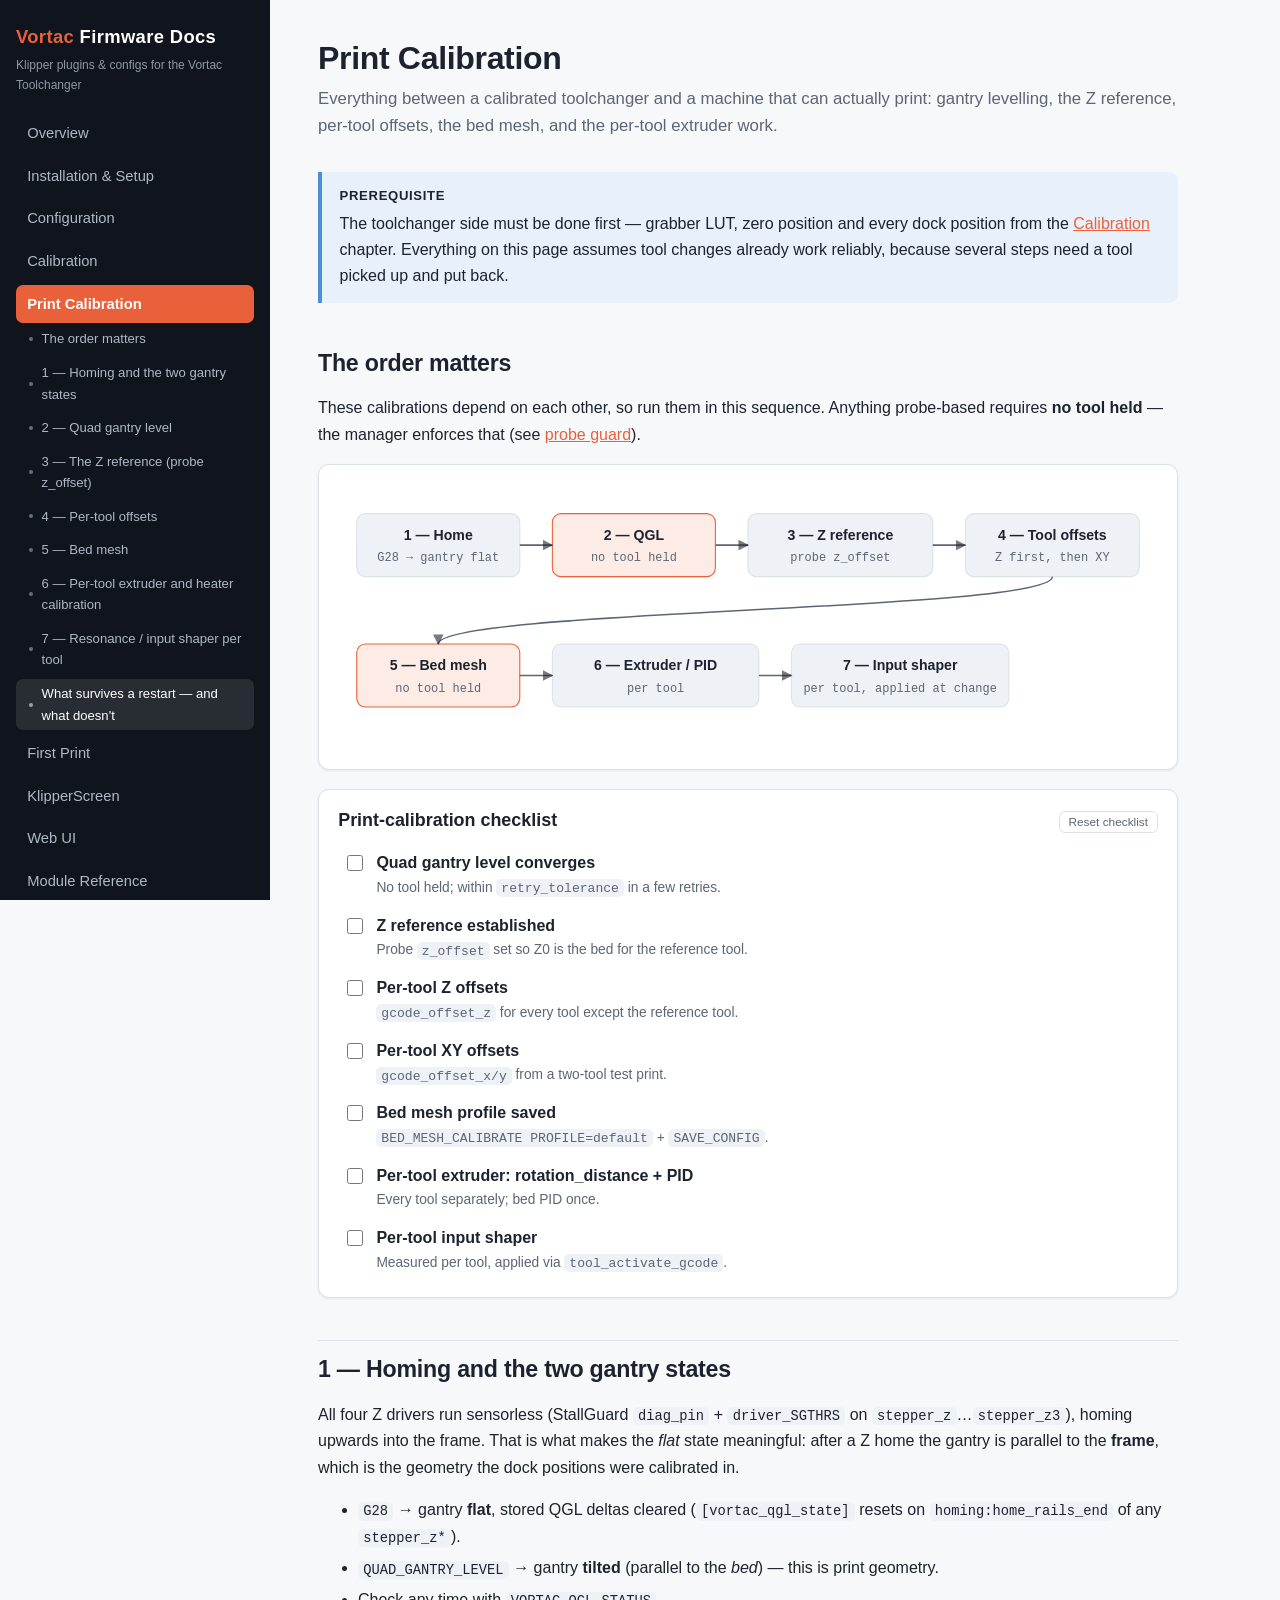
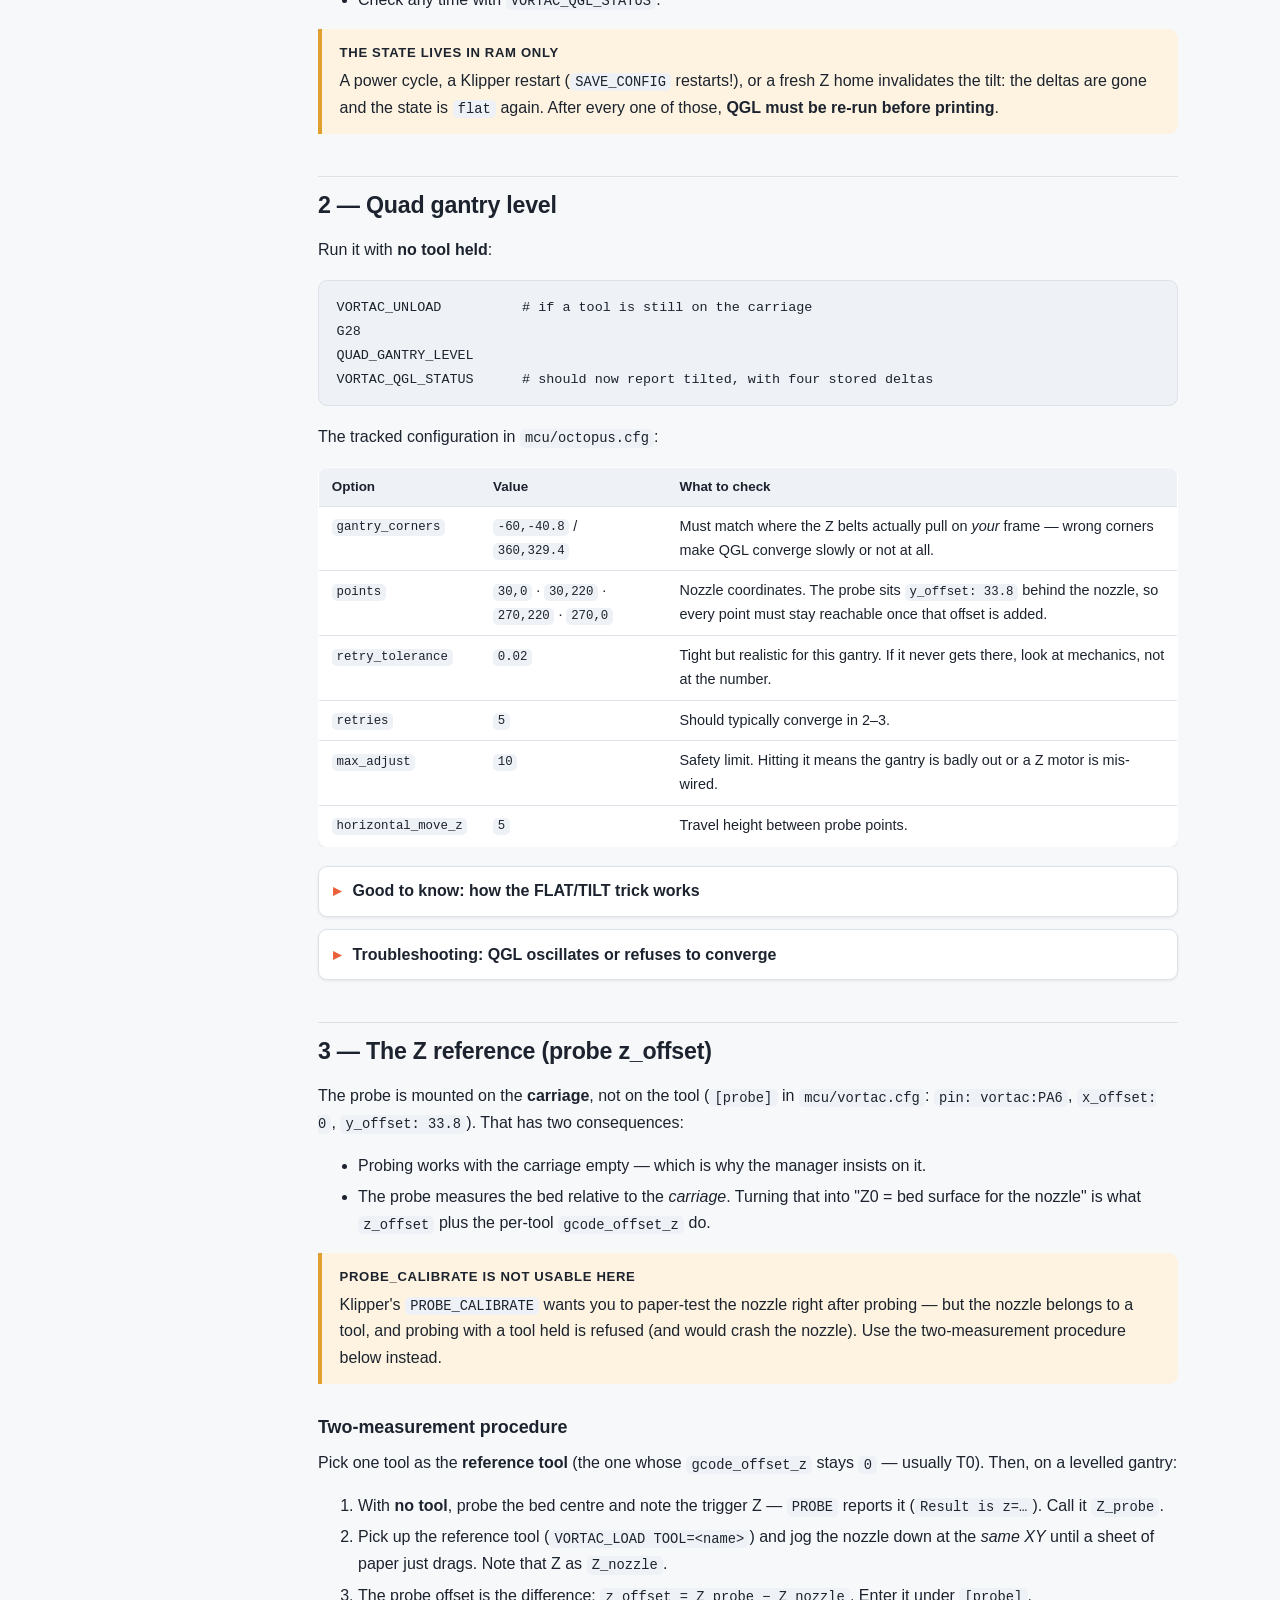
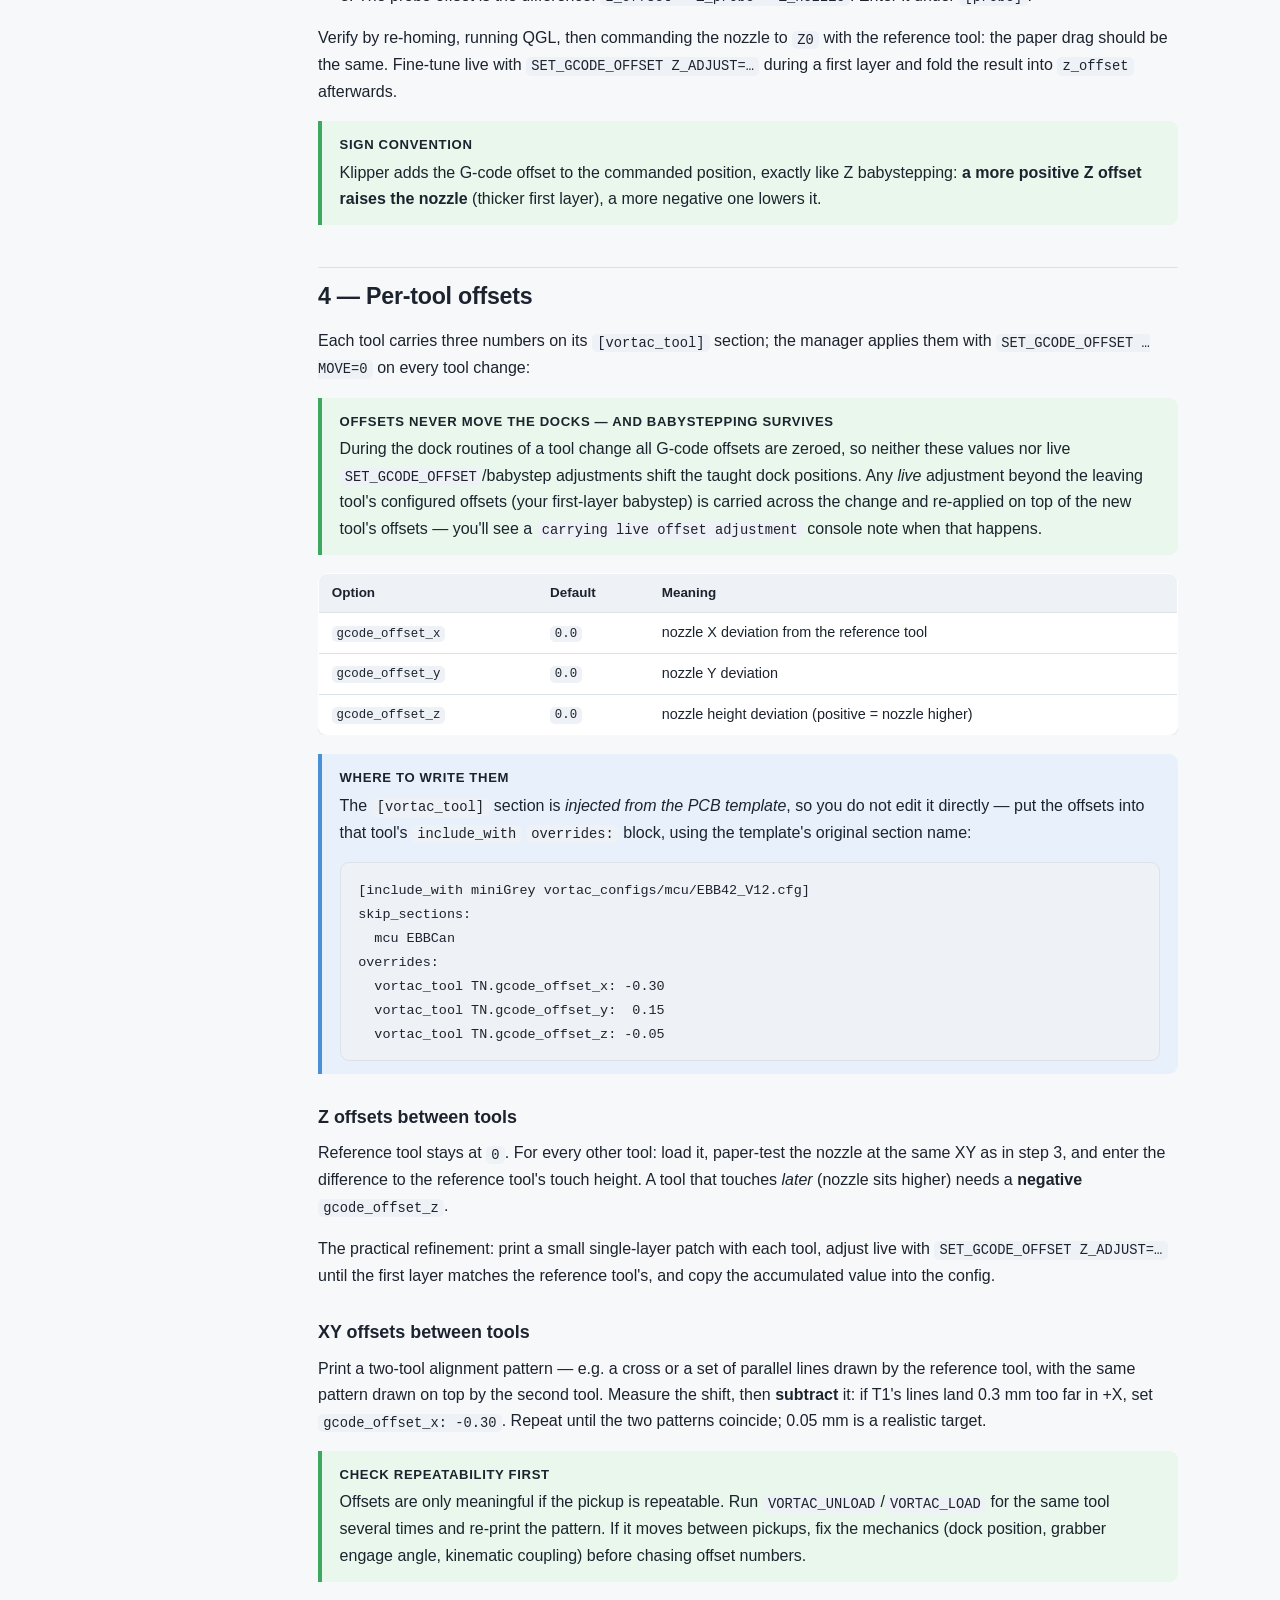
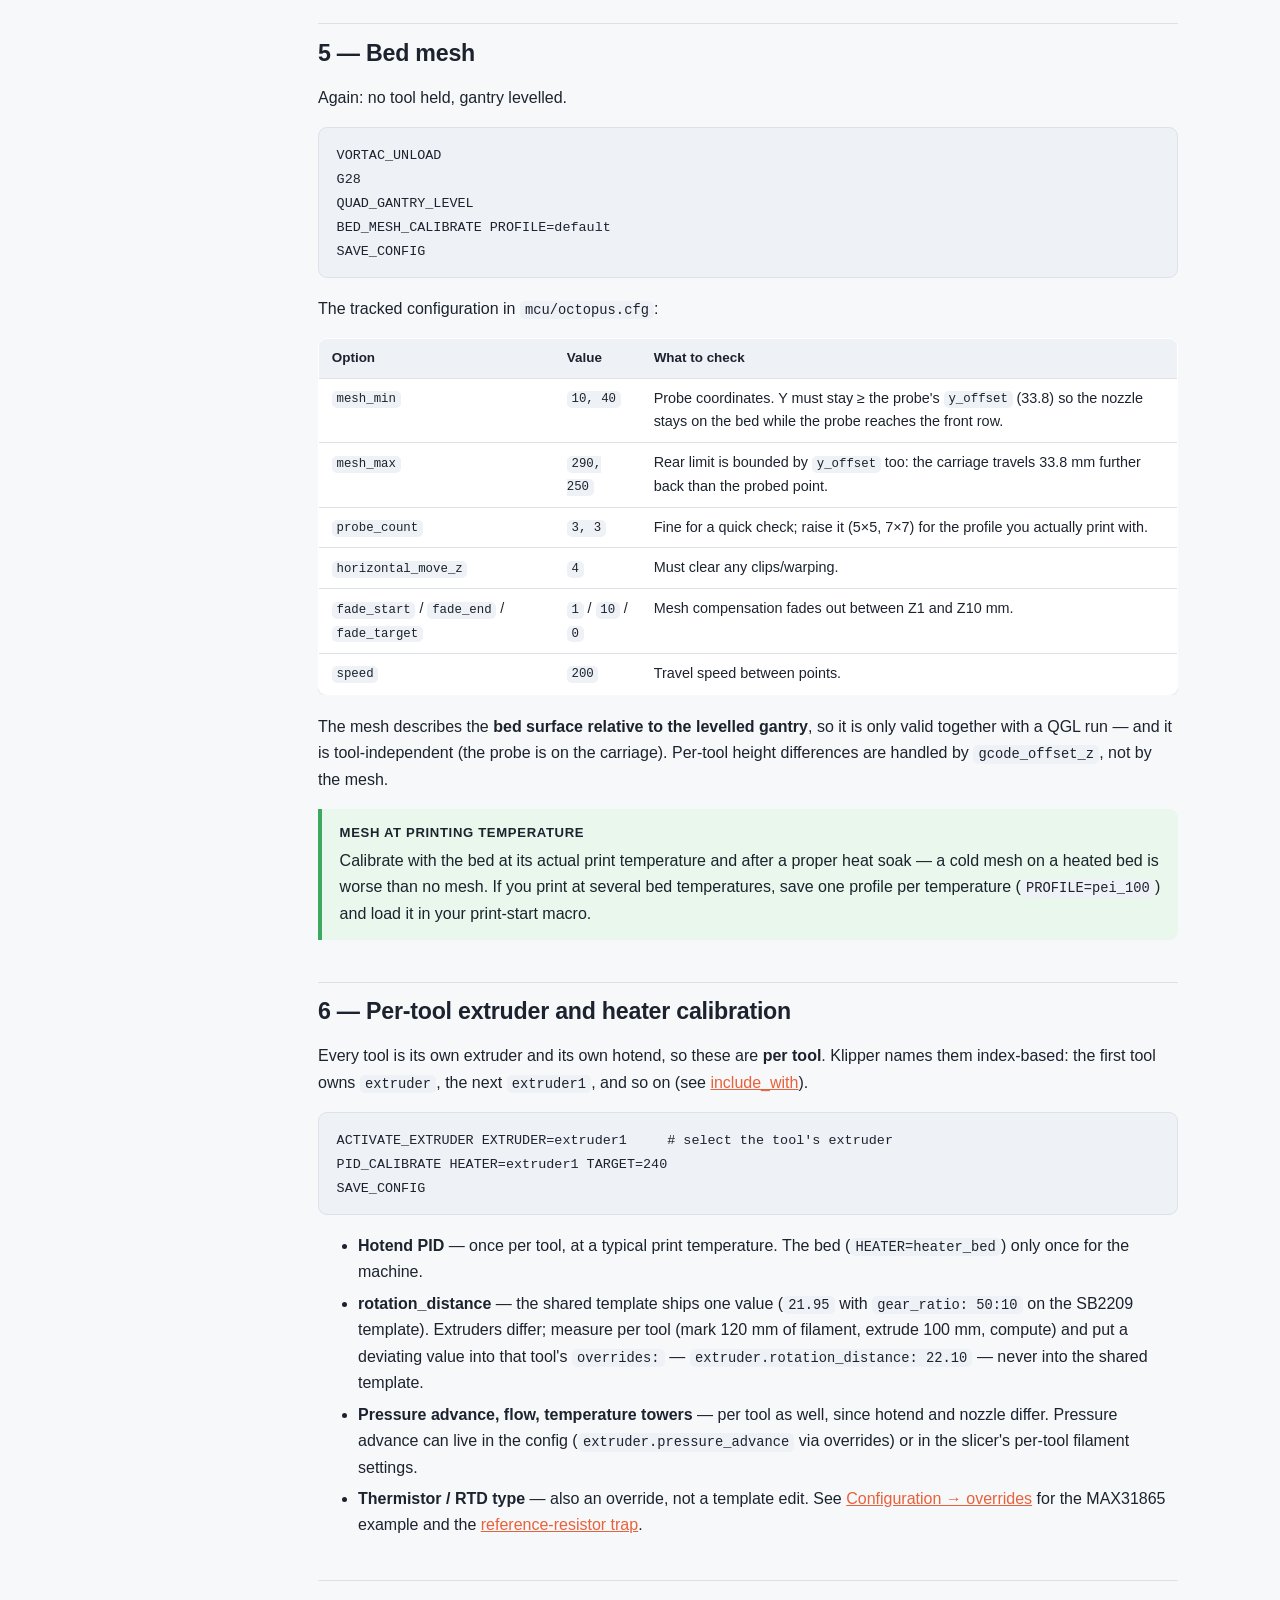
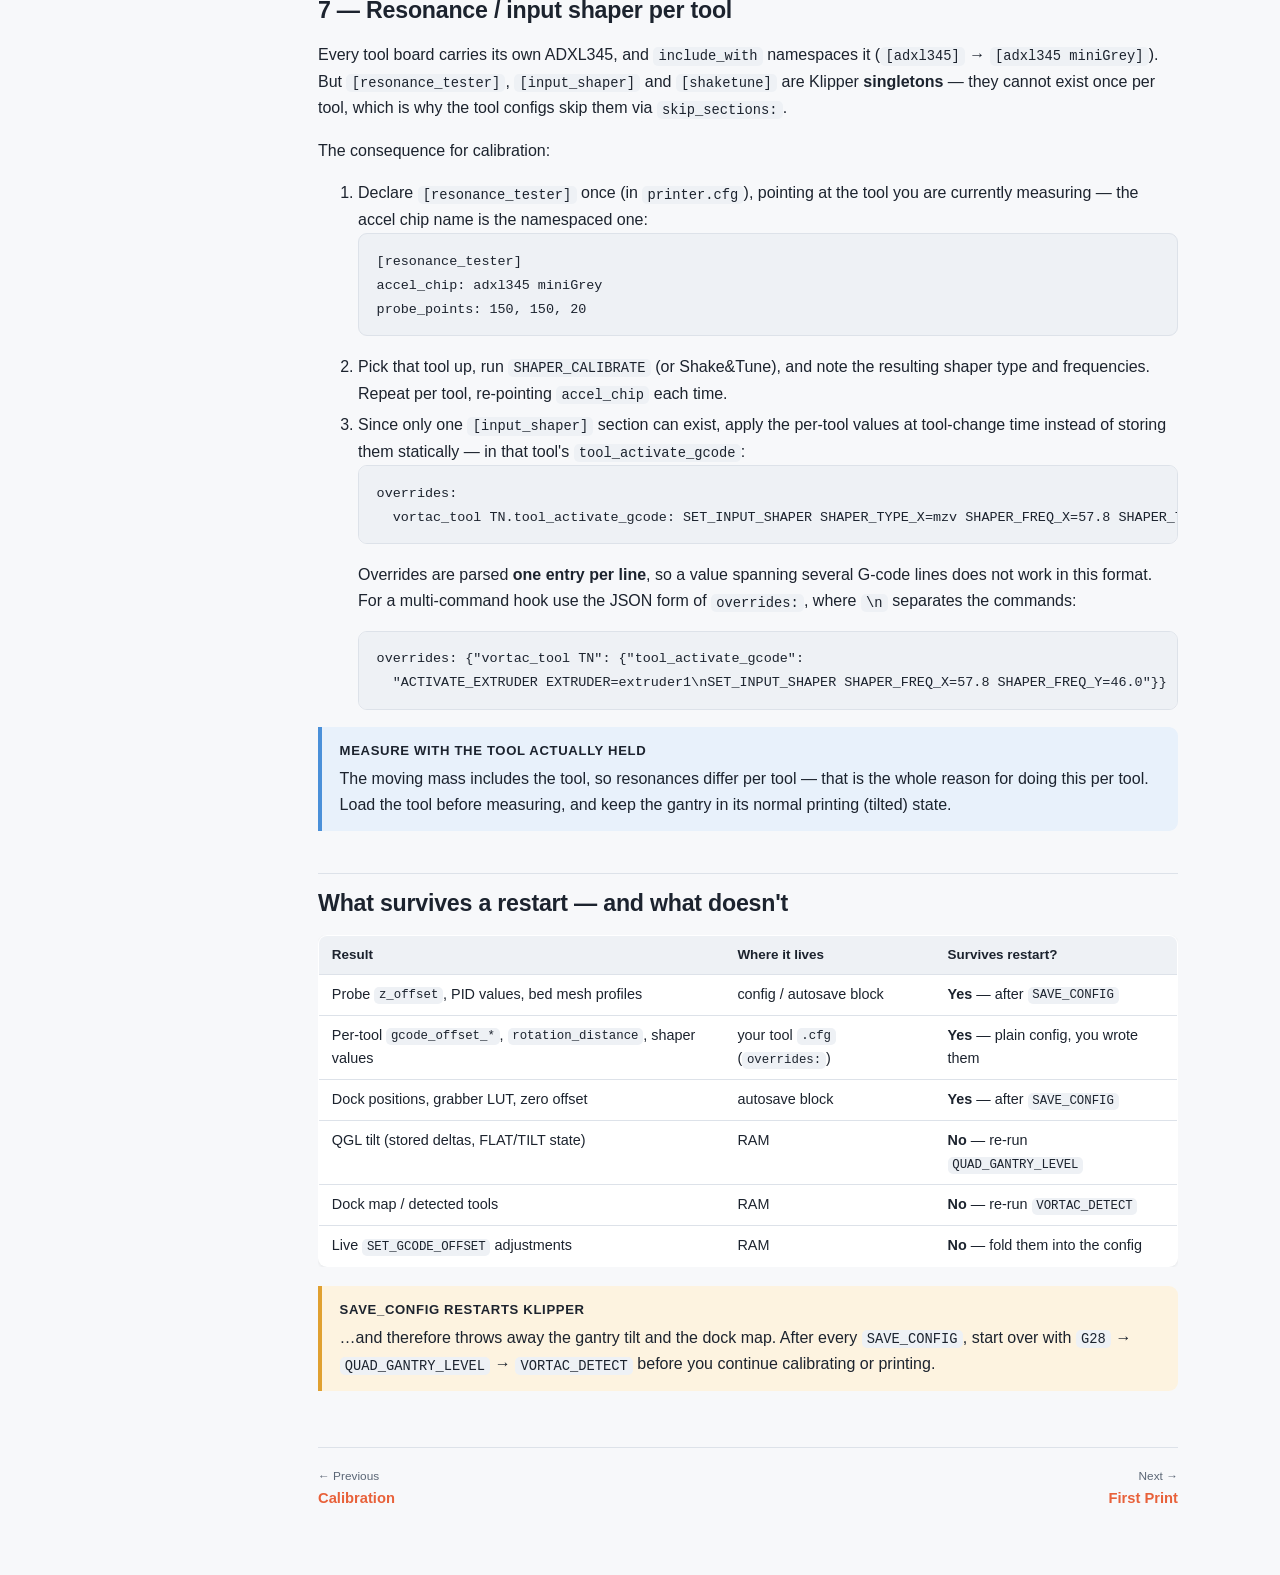
<file: DOCS/print-calibration.html>
<!DOCTYPE html>
<html lang="en">
<head>
<meta charset="utf-8">
<meta name="viewport" content="width=device-width, initial-scale=1">
<title>Print Calibration — Vortac Firmware Docs</title>
<link rel="stylesheet" href="assets/style.css">
<script src="assets/docs.js" defer></script>
</head>
<body>
<nav class="sidebar"></nav>
<main><div class="content">

<h1>Print Calibration</h1>
<p class="subtitle">Everything between a calibrated toolchanger and a machine that can actually
print: gantry levelling, the Z reference, per-tool offsets, the bed mesh, and the per-tool
extruder work.</p>

<div class="callout">
  <span class="callout-title">Prerequisite</span>
  <p>The toolchanger side must be done first — grabber LUT, zero position and every dock position
  from the <a href="calibration.html">Calibration</a> chapter. Everything on this page assumes
  tool changes already work reliably, because several steps need a tool picked up and put back.</p>
</div>

<h2 id="order">The order matters</h2>
<p>These calibrations depend on each other, so run them in this sequence. Anything probe-based
requires <strong>no tool held</strong> — the manager enforces that (see
<a href="modules.html#probe-guard">probe guard</a>).</p>

<div class="diagram">
<svg viewBox="0 0 760 250" role="img" aria-label="Print calibration order">
  <defs>
    <marker id="arrow" viewBox="0 0 10 10" refX="9" refY="5" markerWidth="7" markerHeight="7" orient="auto-start-reverse">
      <path d="M0,0 L10,5 L0,10 z" fill="currentColor" opacity=".6"/>
    </marker>
  </defs>
  <rect class="dbox" x="20"  y="30" width="150" height="58"/>
  <text class="dlabel" x="95"  y="54" text-anchor="middle">1 — Home</text>
  <text class="dsub"   x="95"  y="74" text-anchor="middle">G28 → gantry flat</text>

  <rect class="dbox-hl" x="200" y="30" width="150" height="58"/>
  <text class="dlabel" x="275" y="54" text-anchor="middle">2 — QGL</text>
  <text class="dsub"   x="275" y="74" text-anchor="middle">no tool held</text>

  <rect class="dbox" x="380" y="30" width="170" height="58"/>
  <text class="dlabel" x="465" y="54" text-anchor="middle">3 — Z reference</text>
  <text class="dsub"   x="465" y="74" text-anchor="middle">probe z_offset</text>

  <rect class="dbox" x="580" y="30" width="160" height="58"/>
  <text class="dlabel" x="660" y="54" text-anchor="middle">4 — Tool offsets</text>
  <text class="dsub"   x="660" y="74" text-anchor="middle">Z first, then XY</text>

  <rect class="dbox-hl" x="20"  y="150" width="150" height="58"/>
  <text class="dlabel" x="95"  y="174" text-anchor="middle">5 — Bed mesh</text>
  <text class="dsub"   x="95"  y="194" text-anchor="middle">no tool held</text>

  <rect class="dbox" x="200" y="150" width="190" height="58"/>
  <text class="dlabel" x="295" y="174" text-anchor="middle">6 — Extruder / PID</text>
  <text class="dsub"   x="295" y="194" text-anchor="middle">per tool</text>

  <rect class="dbox" x="420" y="150" width="200" height="58"/>
  <text class="dlabel" x="520" y="174" text-anchor="middle">7 — Input shaper</text>
  <text class="dsub"   x="520" y="194" text-anchor="middle">per tool, applied at change</text>

  <path class="dline" d="M170 59 L200 59"/>
  <path class="dline" d="M350 59 L380 59"/>
  <path class="dline" d="M550 59 L580 59"/>
  <path class="dline" d="M660 88 C660 120, 95 118, 95 150"/>
  <path class="dline" d="M170 179 L200 179"/>
  <path class="dline" d="M390 179 L420 179"/>
</svg>
</div>

<div class="checklist">
  <div class="checklist-head">
    <h3>Print-calibration checklist</h3>
    <button class="reset" type="button">Reset checklist</button>
  </div>
  <label class="check"><input type="checkbox" data-ck="qgl">
    <span class="check-text"><span class="check-title">Quad gantry level converges</span>
    <span class="check-sub">No tool held; within <code>retry_tolerance</code> in a few retries.</span></span>
  </label>
  <label class="check"><input type="checkbox" data-ck="zref">
    <span class="check-text"><span class="check-title">Z reference established</span>
    <span class="check-sub">Probe <code>z_offset</code> set so Z0 is the bed for the reference tool.</span></span>
  </label>
  <label class="check"><input type="checkbox" data-ck="toolz">
    <span class="check-text"><span class="check-title">Per-tool Z offsets</span>
    <span class="check-sub"><code>gcode_offset_z</code> for every tool except the reference tool.</span></span>
  </label>
  <label class="check"><input type="checkbox" data-ck="toolxy">
    <span class="check-text"><span class="check-title">Per-tool XY offsets</span>
    <span class="check-sub"><code>gcode_offset_x/y</code> from a two-tool test print.</span></span>
  </label>
  <label class="check"><input type="checkbox" data-ck="mesh">
    <span class="check-text"><span class="check-title">Bed mesh profile saved</span>
    <span class="check-sub"><code>BED_MESH_CALIBRATE PROFILE=default</code> + <code>SAVE_CONFIG</code>.</span></span>
  </label>
  <label class="check"><input type="checkbox" data-ck="extruder">
    <span class="check-text"><span class="check-title">Per-tool extruder: rotation_distance + PID</span>
    <span class="check-sub">Every tool separately; bed PID once.</span></span>
  </label>
  <label class="check"><input type="checkbox" data-ck="shaper">
    <span class="check-text"><span class="check-title">Per-tool input shaper</span>
    <span class="check-sub">Measured per tool, applied via <code>tool_activate_gcode</code>.</span></span>
  </label>
</div>

<h2 id="homing">1 — Homing and the two gantry states</h2>
<p>All four Z drivers run sensorless (StallGuard <code>diag_pin</code> +
<code>driver_SGTHRS</code> on <code>stepper_z</code>…<code>stepper_z3</code>), homing upwards
into the frame. That is what makes the <em>flat</em> state meaningful: after a Z home the gantry
is parallel to the <strong>frame</strong>, which is the geometry the dock positions were
calibrated in.</p>
<ul>
  <li><code>G28</code> → gantry <strong>flat</strong>, stored QGL deltas cleared
      (<code>[vortac_qgl_state]</code> resets on <code>homing:home_rails_end</code> of any
      <code>stepper_z*</code>).</li>
  <li><code>QUAD_GANTRY_LEVEL</code> → gantry <strong>tilted</strong> (parallel to the
      <em>bed</em>) — this is print geometry.</li>
  <li>Check any time with <code>VORTAC_QGL_STATUS</code>.</li>
</ul>
<div class="callout warn">
  <span class="callout-title">The state lives in RAM only</span>
  <p>A power cycle, a Klipper restart (<code>SAVE_CONFIG</code> restarts!), or a fresh Z home
  invalidates the tilt: the deltas are gone and the state is <code>flat</code> again. After every
  one of those, <strong>QGL must be re-run before printing</strong>.</p>
</div>

<h2 id="qgl">2 — Quad gantry level</h2>
<p>Run it with <strong>no tool held</strong>:</p>
<pre><code>VORTAC_UNLOAD          # if a tool is still on the carriage
G28
QUAD_GANTRY_LEVEL
VORTAC_QGL_STATUS      # should now report tilted, with four stored deltas</code></pre>
<p>The tracked configuration in <code>mcu/octopus.cfg</code>:</p>
<div class="table-wrap">
<table>
<thead><tr><th>Option</th><th>Value</th><th>What to check</th></tr></thead>
<tbody>
<tr><td><code>gantry_corners</code></td><td><code>-60,-40.8</code> / <code>360,329.4</code></td><td>Must match where the Z belts actually pull on <em>your</em> frame — wrong corners make QGL converge slowly or not at all.</td></tr>
<tr><td><code>points</code></td><td><code>30,0</code> · <code>30,220</code> · <code>270,220</code> · <code>270,0</code></td><td>Nozzle coordinates. The probe sits <code>y_offset: 33.8</code> behind the nozzle, so every point must stay reachable once that offset is added.</td></tr>
<tr><td><code>retry_tolerance</code></td><td><code>0.02</code></td><td>Tight but realistic for this gantry. If it never gets there, look at mechanics, not at the number.</td></tr>
<tr><td><code>retries</code></td><td><code>5</code></td><td>Should typically converge in 2–3.</td></tr>
<tr><td><code>max_adjust</code></td><td><code>10</code></td><td>Safety limit. Hitting it means the gantry is badly out or a Z motor is mis-wired.</td></tr>
<tr><td><code>horizontal_move_z</code></td><td><code>5</code></td><td>Travel height between probe points.</td></tr>
</tbody>
</table>
</div>

<details class="fold">
  <summary>Good to know: how the FLAT/TILT trick works</summary>
  <div class="fold-body">
    <p><code>[vortac_qgl_state]</code> hooks the QGL helper and records the per-stepper delta
    vectors it applies. <code>VORTAC_GANTRY_FLAT</code> replays the negated deltas (back to
    frame-parallel, dock geometry valid), <code>VORTAC_GANTRY_TILT</code> replays them again
    (back to bed-parallel). No re-probing is needed, which is exactly what makes a mid-print tool
    change affordable. Re-running <code>QUAD_GANTRY_LEVEL</code> while flat zeroes the stored
    deltas first, so the new measurement starts clean.</p>
    <p>The toggle carries the <strong>coordinate system</strong> along: FLAT suspends the bed
    mesh and parks the gcode offset (both are bed-referenced and meaningless frame-flat),
    TILT hands them back on top of whatever is live. So the dock frame is always
    mesh-free and offset-free, and nothing probed off the bed ever reaches a dock move —
    see <a href="modules.html#vortac-qgl-state">vortac_qgl_state</a>.</p>
  </div>
</details>

<details class="fold">
  <summary>Troubleshooting: QGL oscillates or refuses to converge</summary>
  <div class="fold-body">
    <ul>
      <li><strong>It refuses to start at all</strong> — a tool is held (probe guard). Park it.</li>
      <li><strong>Oscillating corrections</strong> — usually wrong <code>gantry_corners</code>, or
          a Z motor turning the wrong way.</li>
      <li><strong>Never reaches tolerance</strong> — check for binding, loose belts, and that the
          bed itself is not moving. Probe repeatability comes first:
          <code>PROBE_ACCURACY</code> (no tool!) should be well below
          <code>retry_tolerance</code>.</li>
      <li><strong>Fine right after homing, off later</strong> — something reset the state; check
          <code>VORTAC_QGL_STATUS</code>.</li>
    </ul>
  </div>
</details>

<h2 id="z-reference">3 — The Z reference (probe z_offset)</h2>
<p>The probe is mounted on the <strong>carriage</strong>, not on the tool
(<code>[probe]</code> in <code>mcu/vortac.cfg</code>: <code>pin: vortac:PA6</code>,
<code>x_offset: 0</code>, <code>y_offset: 33.8</code>). That has two consequences:</p>
<ul>
  <li>Probing works with the carriage empty — which is why the manager insists on it.</li>
  <li>The probe measures the bed relative to the <em>carriage</em>. Turning that into "Z0 = bed
      surface for the nozzle" is what <code>z_offset</code> plus the per-tool
      <code>gcode_offset_z</code> do.</li>
</ul>

<div class="callout warn">
  <span class="callout-title">PROBE_CALIBRATE is not usable here</span>
  <p>Klipper's <code>PROBE_CALIBRATE</code> wants you to paper-test the nozzle right after
  probing — but the nozzle belongs to a tool, and probing with a tool held is refused (and would
  crash the nozzle). Use the two-measurement procedure below instead.</p>
</div>

<h3 id="z-procedure">Two-measurement procedure</h3>
<p>Pick one tool as the <strong>reference tool</strong> (the one whose
<code>gcode_offset_z</code> stays <code>0</code> — usually T0). Then, on a levelled gantry:</p>
<ol>
  <li>With <strong>no tool</strong>, probe the bed centre and note the trigger Z —
      <code>PROBE</code> reports it (<code>Result is z=…</code>). Call it
      <code>Z_probe</code>.</li>
  <li>Pick up the reference tool (<code>VORTAC_LOAD TOOL=&lt;name&gt;</code>) and jog the nozzle
      down at the <em>same XY</em> until a sheet of paper just drags. Note that Z as
      <code>Z_nozzle</code>.</li>
  <li>The probe offset is the difference: <code>z_offset = Z_probe − Z_nozzle</code>. Enter it
      under <code>[probe]</code>.</li>
</ol>
<p>Verify by re-homing, running QGL, then commanding the nozzle to <code>Z0</code> with the
reference tool: the paper drag should be the same. Fine-tune live with
<code>SET_GCODE_OFFSET Z_ADJUST=…</code> during a first layer and fold the result into
<code>z_offset</code> afterwards.</p>

<div class="callout tip">
  <span class="callout-title">Sign convention</span>
  <p>Klipper adds the G-code offset to the commanded position, exactly like Z babystepping:
  <strong>a more positive Z offset raises the nozzle</strong> (thicker first layer), a more
  negative one lowers it.</p>
</div>

<h2 id="tool-offsets">4 — Per-tool offsets</h2>
<p>Each tool carries three numbers on its <code>[vortac_tool]</code> section; the manager applies
them with <code>SET_GCODE_OFFSET … MOVE=0</code> on every tool change:</p>
<div class="callout tip">
  <span class="callout-title">Offsets never move the docks — and babystepping survives</span>
  <p>During the dock routines of a tool change all G-code offsets are zeroed, so neither these
  values nor live <code>SET_GCODE_OFFSET</code>/babystep adjustments shift the taught dock
  positions. Any <em>live</em> adjustment beyond the leaving tool's configured offsets (your
  first-layer babystep) is carried across the change and re-applied on top of the new tool's
  offsets — you'll see a <code>carrying live offset adjustment</code> console note when that
  happens.</p>
</div>
<div class="table-wrap">
<table>
<thead><tr><th>Option</th><th>Default</th><th>Meaning</th></tr></thead>
<tbody>
<tr><td><code>gcode_offset_x</code></td><td><code>0.0</code></td><td>nozzle X deviation from the reference tool</td></tr>
<tr><td><code>gcode_offset_y</code></td><td><code>0.0</code></td><td>nozzle Y deviation</td></tr>
<tr><td><code>gcode_offset_z</code></td><td><code>0.0</code></td><td>nozzle height deviation (positive = nozzle higher)</td></tr>
</tbody>
</table>
</div>

<div class="callout">
  <span class="callout-title">Where to write them</span>
  <p>The <code>[vortac_tool]</code> section is <em>injected from the PCB template</em>, so you do
  not edit it directly — put the offsets into that tool's <code>include_with</code>
  <code>overrides:</code> block, using the template's original section name:</p>
  <pre><code>[include_with miniGrey vortac_configs/mcu/EBB42_V12.cfg]
skip_sections:
  mcu EBBCan
overrides:
  vortac_tool TN.gcode_offset_x: -0.30
  vortac_tool TN.gcode_offset_y:  0.15
  vortac_tool TN.gcode_offset_z: -0.05</code></pre>
</div>

<h3 id="tool-z-offsets">Z offsets between tools</h3>
<p>Reference tool stays at <code>0</code>. For every other tool: load it, paper-test the nozzle
at the same XY as in step 3, and enter the difference to the reference tool's touch height. A
tool that touches <em>later</em> (nozzle sits higher) needs a <strong>negative</strong>
<code>gcode_offset_z</code>.</p>
<p>The practical refinement: print a small single-layer patch with each tool, adjust live with
<code>SET_GCODE_OFFSET Z_ADJUST=…</code> until the first layer matches the reference tool's, and
copy the accumulated value into the config.</p>

<h3 id="tool-xy-offsets">XY offsets between tools</h3>
<p>Print a two-tool alignment pattern — e.g. a cross or a set of parallel lines drawn by the
reference tool, with the same pattern drawn on top by the second tool. Measure the shift, then
<strong>subtract</strong> it: if T1's lines land 0.3&nbsp;mm too far in +X, set
<code>gcode_offset_x: -0.30</code>. Repeat until the two patterns coincide; 0.05&nbsp;mm is a
realistic target.</p>
<div class="callout tip">
  <span class="callout-title">Check repeatability first</span>
  <p>Offsets are only meaningful if the pickup is repeatable. Run
  <code>VORTAC_UNLOAD</code>/<code>VORTAC_LOAD</code> for the same tool several times and re-print
  the pattern. If it moves between pickups, fix the mechanics (dock position, grabber
  engage angle, kinematic coupling) before chasing offset numbers.</p>
</div>

<h2 id="bed-mesh">5 — Bed mesh</h2>
<p>Again: no tool held, gantry levelled.</p>
<pre><code>VORTAC_UNLOAD
G28
QUAD_GANTRY_LEVEL
BED_MESH_CALIBRATE PROFILE=default
SAVE_CONFIG</code></pre>
<p>The tracked configuration in <code>mcu/octopus.cfg</code>:</p>
<div class="table-wrap">
<table>
<thead><tr><th>Option</th><th>Value</th><th>What to check</th></tr></thead>
<tbody>
<tr><td><code>mesh_min</code></td><td><code>10, 40</code></td><td>Probe coordinates. Y must stay ≥ the probe's <code>y_offset</code> (33.8) so the nozzle stays on the bed while the probe reaches the front row.</td></tr>
<tr><td><code>mesh_max</code></td><td><code>290, 250</code></td><td>Rear limit is bounded by <code>y_offset</code> too: the carriage travels 33.8 mm further back than the probed point.</td></tr>
<tr><td><code>probe_count</code></td><td><code>3, 3</code></td><td>Fine for a quick check; raise it (5×5, 7×7) for the profile you actually print with.</td></tr>
<tr><td><code>horizontal_move_z</code></td><td><code>4</code></td><td>Must clear any clips/warping.</td></tr>
<tr><td><code>fade_start</code> / <code>fade_end</code> / <code>fade_target</code></td><td><code>1</code> / <code>10</code> / <code>0</code></td><td>Mesh compensation fades out between Z1 and Z10 mm.</td></tr>
<tr><td><code>speed</code></td><td><code>200</code></td><td>Travel speed between points.</td></tr>
</tbody>
</table>
</div>
<p>The mesh describes the <strong>bed surface relative to the levelled gantry</strong>, so it is
only valid together with a QGL run — and it is tool-independent (the probe is on the carriage).
Per-tool height differences are handled by <code>gcode_offset_z</code>, not by the mesh.</p>
<div class="callout tip">
  <span class="callout-title">Mesh at printing temperature</span>
  <p>Calibrate with the bed at its actual print temperature and after a proper heat soak —
  a cold mesh on a heated bed is worse than no mesh. If you print at several bed temperatures,
  save one profile per temperature (<code>PROFILE=pei_100</code>) and load it in your
  print-start macro.</p>
</div>

<h2 id="extruder">6 — Per-tool extruder and heater calibration</h2>
<p>Every tool is its own extruder and its own hotend, so these are <strong>per tool</strong>.
Klipper names them index-based: the first tool owns <code>extruder</code>, the next
<code>extruder1</code>, and so on (see <a href="configuration.html#include-with">include_with</a>).</p>
<pre><code>ACTIVATE_EXTRUDER EXTRUDER=extruder1     # select the tool's extruder
PID_CALIBRATE HEATER=extruder1 TARGET=240
SAVE_CONFIG</code></pre>
<ul>
  <li><strong>Hotend PID</strong> — once per tool, at a typical print temperature. The bed
      (<code>HEATER=heater_bed</code>) only once for the machine.</li>
  <li><strong>rotation_distance</strong> — the shared template ships one value
      (<code>21.95</code> with <code>gear_ratio: 50:10</code> on the SB2209 template). Extruders
      differ; measure per tool (mark 120 mm of filament, extrude 100 mm, compute) and put a
      deviating value into that tool's <code>overrides:</code> —
      <code>extruder.rotation_distance: 22.10</code> — never into the shared template.</li>
  <li><strong>Pressure advance, flow, temperature towers</strong> — per tool as well, since
      hotend and nozzle differ. Pressure advance can live in the config
      (<code>extruder.pressure_advance</code> via overrides) or in the slicer's per-tool
      filament settings.</li>
  <li><strong>Thermistor / RTD type</strong> — also an override, not a template edit. See
      <a href="configuration.html#overrides">Configuration → overrides</a> for the MAX31865
      example and the <a href="troubleshooting.html#thermocouple-fault">reference-resistor
      trap</a>.</li>
</ul>

<h2 id="shaper">7 — Resonance / input shaper per tool</h2>
<p>Every tool board carries its own ADXL345, and <code>include_with</code> namespaces it
(<code>[adxl345]</code> → <code>[adxl345 miniGrey]</code>). But
<code>[resonance_tester]</code>, <code>[input_shaper]</code> and <code>[shaketune]</code> are
Klipper <strong>singletons</strong> — they cannot exist once per tool, which is why the tool
configs skip them via <code>skip_sections:</code>.</p>
<p>The consequence for calibration:</p>
<ol>
  <li>Declare <code>[resonance_tester]</code> once (in <code>printer.cfg</code>), pointing at the
      tool you are currently measuring — the accel chip name is the namespaced one:
      <pre><code>[resonance_tester]
accel_chip: adxl345 miniGrey
probe_points: 150, 150, 20</code></pre></li>
  <li>Pick that tool up, run <code>SHAPER_CALIBRATE</code> (or Shake&amp;Tune), and note the
      resulting shaper type and frequencies. Repeat per tool, re-pointing
      <code>accel_chip</code> each time.</li>
  <li>Since only one <code>[input_shaper]</code> section can exist, apply the per-tool values at
      tool-change time instead of storing them statically — in that tool's
      <code>tool_activate_gcode</code>:
      <pre><code>overrides:
  vortac_tool TN.tool_activate_gcode: SET_INPUT_SHAPER SHAPER_TYPE_X=mzv SHAPER_FREQ_X=57.8 SHAPER_TYPE_Y=mzv SHAPER_FREQ_Y=46.0</code></pre>
      <p>Overrides are parsed <strong>one entry per line</strong>, so a value spanning several
      G-code lines does not work in this format. For a multi-command hook use the JSON form of
      <code>overrides:</code>, where <code>\n</code> separates the commands:</p>
      <pre><code>overrides: {"vortac_tool TN": {"tool_activate_gcode":
  "ACTIVATE_EXTRUDER EXTRUDER=extruder1\nSET_INPUT_SHAPER SHAPER_FREQ_X=57.8 SHAPER_FREQ_Y=46.0"}}</code></pre></li>
</ol>
<div class="callout">
  <span class="callout-title">Measure with the tool actually held</span>
  <p>The moving mass includes the tool, so resonances differ per tool — that is the whole reason
  for doing this per tool. Load the tool before measuring, and keep the gantry in its normal
  printing (tilted) state.</p>
</div>

<h2 id="persistence">What survives a restart — and what doesn't</h2>
<div class="table-wrap">
<table>
<thead><tr><th>Result</th><th>Where it lives</th><th>Survives restart?</th></tr></thead>
<tbody>
<tr><td>Probe <code>z_offset</code>, PID values, bed mesh profiles</td><td>config / autosave block</td><td><strong>Yes</strong> — after <code>SAVE_CONFIG</code></td></tr>
<tr><td>Per-tool <code>gcode_offset_*</code>, <code>rotation_distance</code>, shaper values</td><td>your tool <code>.cfg</code> (<code>overrides:</code>)</td><td><strong>Yes</strong> — plain config, you wrote them</td></tr>
<tr><td>Dock positions, grabber LUT, zero offset</td><td>autosave block</td><td><strong>Yes</strong> — after <code>SAVE_CONFIG</code></td></tr>
<tr><td>QGL tilt (stored deltas, FLAT/TILT state)</td><td>RAM</td><td><strong>No</strong> — re-run <code>QUAD_GANTRY_LEVEL</code></td></tr>
<tr><td>Dock map / detected tools</td><td>RAM</td><td><strong>No</strong> — re-run <code>VORTAC_DETECT</code></td></tr>
<tr><td>Live <code>SET_GCODE_OFFSET</code> adjustments</td><td>RAM</td><td><strong>No</strong> — fold them into the config</td></tr>
</tbody>
</table>
</div>
<div class="callout warn">
  <span class="callout-title">SAVE_CONFIG restarts Klipper</span>
  <p>…and therefore throws away the gantry tilt and the dock map. After every
  <code>SAVE_CONFIG</code>, start over with <code>G28</code> → <code>QUAD_GANTRY_LEVEL</code> →
  <code>VORTAC_DETECT</code> before you continue calibrating or printing.</p>
</div>

<div class="page-nav" data-auto></div>
</div></main>
</body>
</html>
</file>
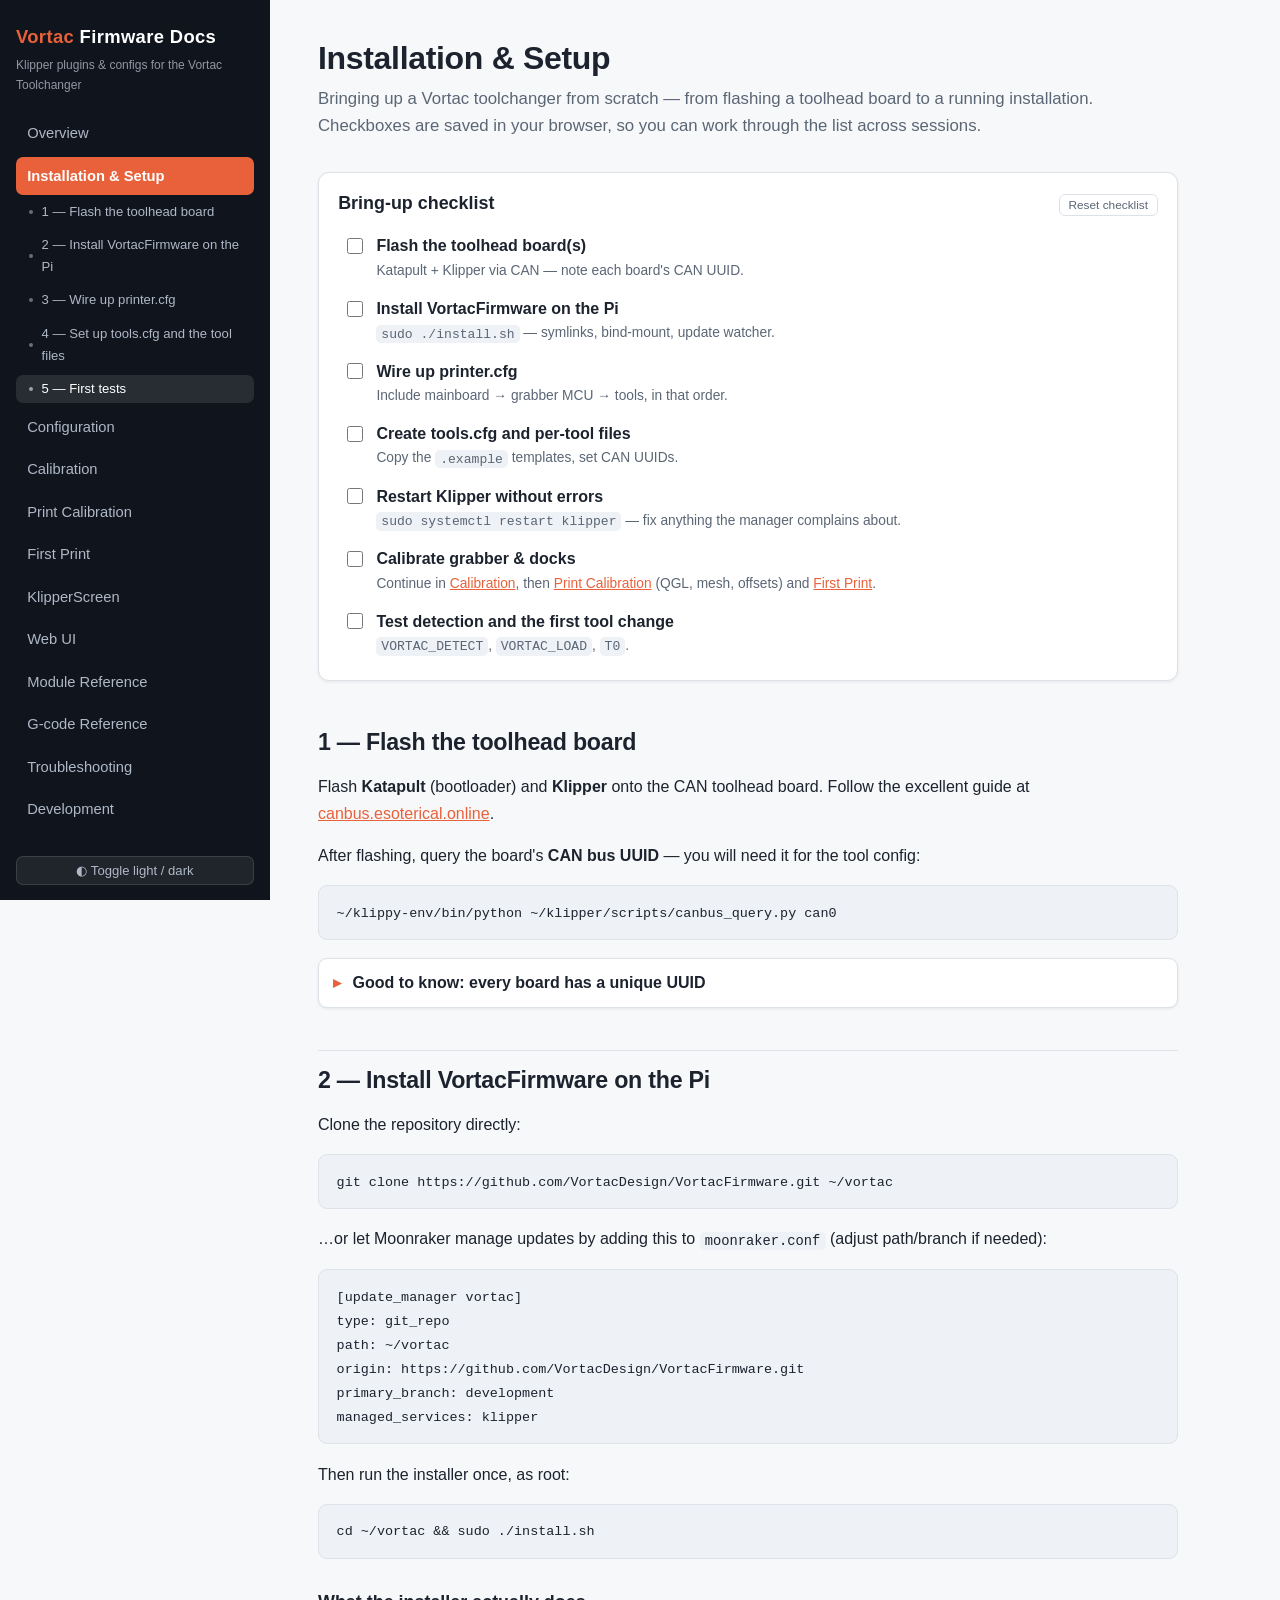
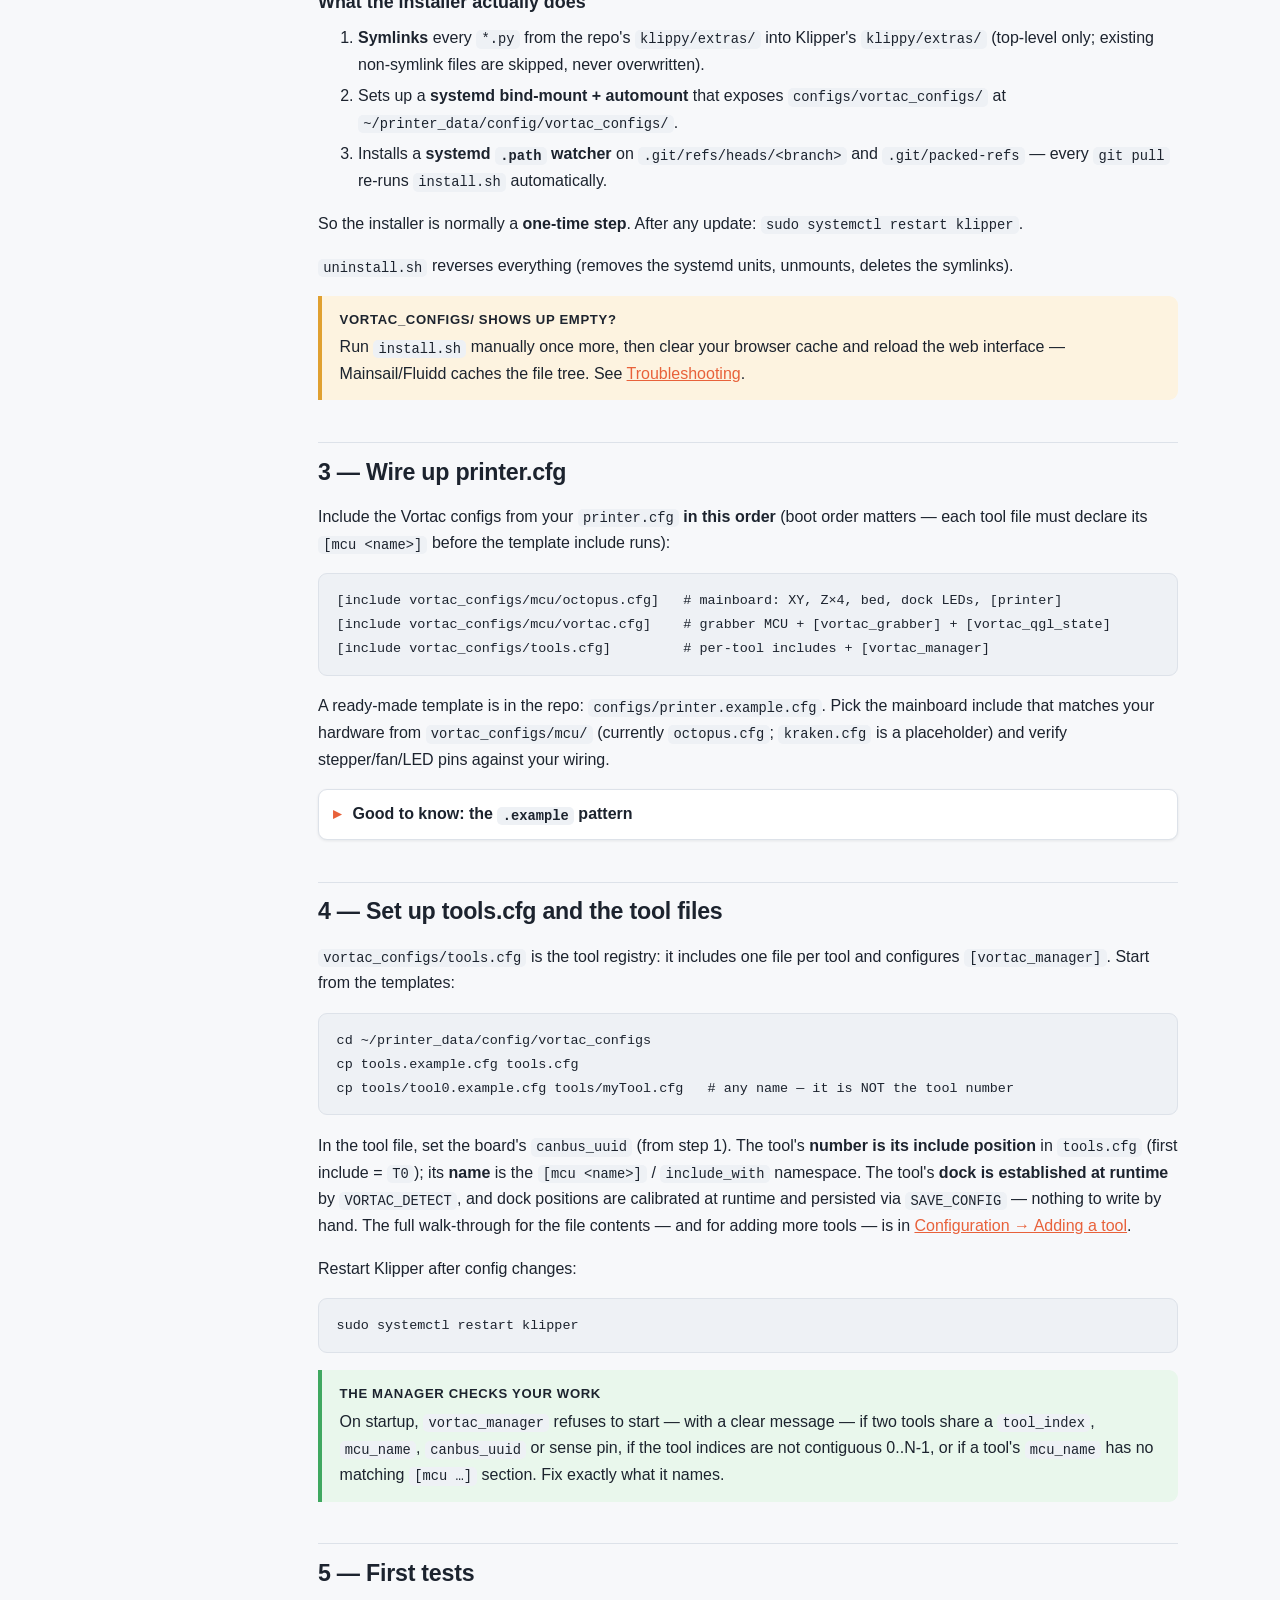
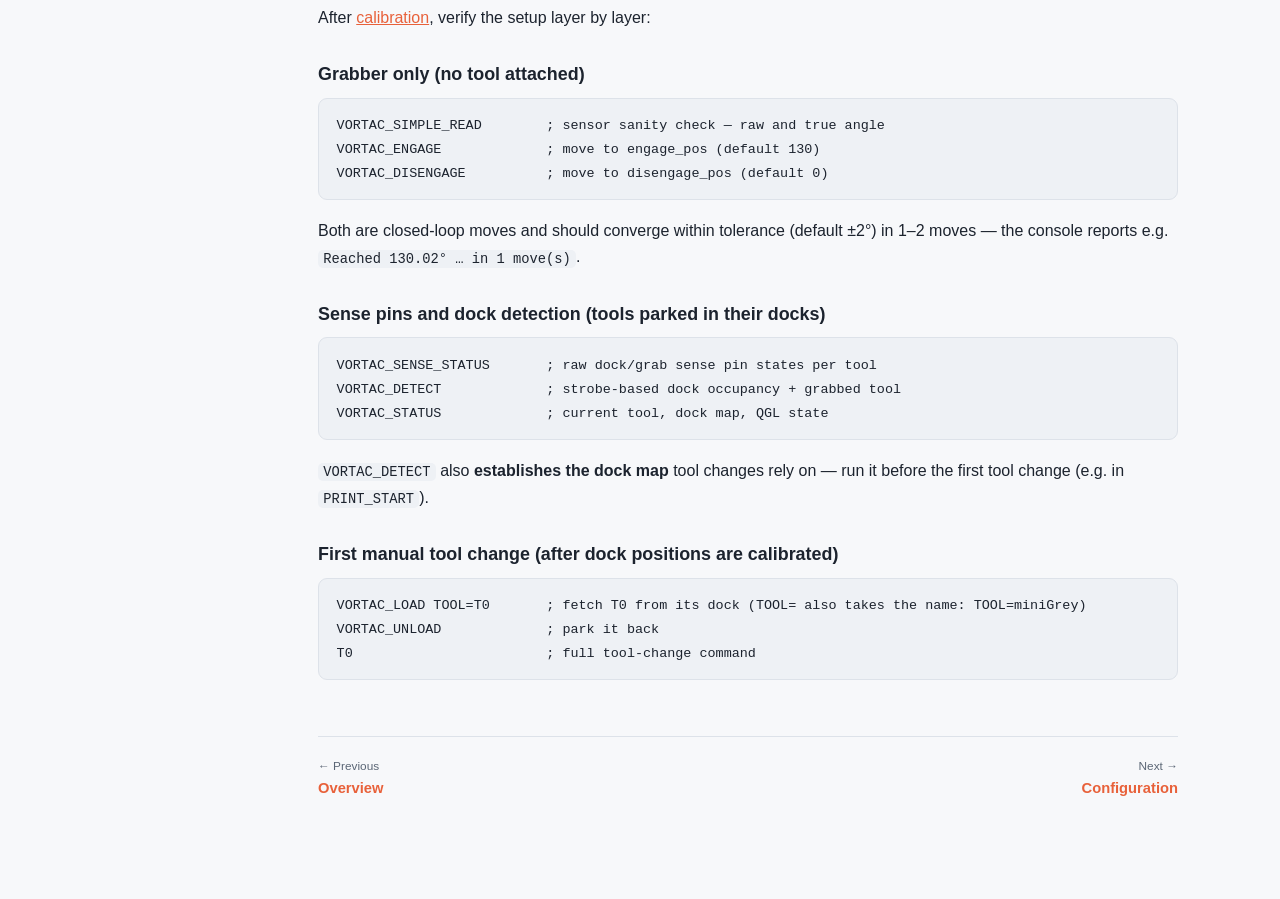
<file: DOCS/setup.html>
<!DOCTYPE html>
<html lang="en">
<head>
<meta charset="utf-8">
<meta name="viewport" content="width=device-width, initial-scale=1">
<title>Installation &amp; Setup — Vortac Firmware Docs</title>
<link rel="stylesheet" href="assets/style.css">
<script src="assets/docs.js" defer></script>
</head>
<body>
<nav class="sidebar"></nav>
<main><div class="content">

<h1>Installation &amp; Setup</h1>
<p class="subtitle">Bringing up a Vortac toolchanger from scratch — from flashing a toolhead
board to a running installation. Checkboxes are saved in your browser, so you can work through
the list across sessions.</p>

<div class="checklist">
  <div class="checklist-head">
    <h3>Bring-up checklist</h3>
    <button class="reset" type="button">Reset checklist</button>
  </div>
  <label class="check"><input type="checkbox" data-ck="flash">
    <span class="check-text"><span class="check-title">Flash the toolhead board(s)</span>
    <span class="check-sub">Katapult + Klipper via CAN — note each board's CAN UUID.</span></span>
  </label>
  <label class="check"><input type="checkbox" data-ck="install">
    <span class="check-text"><span class="check-title">Install VortacFirmware on the Pi</span>
    <span class="check-sub"><code>sudo ./install.sh</code> — symlinks, bind-mount, update watcher.</span></span>
  </label>
  <label class="check"><input type="checkbox" data-ck="printercfg">
    <span class="check-text"><span class="check-title">Wire up printer.cfg</span>
    <span class="check-sub">Include mainboard → grabber MCU → tools, in that order.</span></span>
  </label>
  <label class="check"><input type="checkbox" data-ck="toolscfg">
    <span class="check-text"><span class="check-title">Create tools.cfg and per-tool files</span>
    <span class="check-sub">Copy the <code>.example</code> templates, set CAN UUIDs.</span></span>
  </label>
  <label class="check"><input type="checkbox" data-ck="restart">
    <span class="check-text"><span class="check-title">Restart Klipper without errors</span>
    <span class="check-sub"><code>sudo systemctl restart klipper</code> — fix anything the manager complains about.</span></span>
  </label>
  <label class="check"><input type="checkbox" data-ck="calibrate">
    <span class="check-text"><span class="check-title">Calibrate grabber &amp; docks</span>
    <span class="check-sub">Continue in <a href="calibration.html">Calibration</a>, then
    <a href="print-calibration.html">Print Calibration</a> (QGL, mesh, offsets) and
    <a href="first-print.html">First Print</a>.</span></span>
  </label>
  <label class="check"><input type="checkbox" data-ck="test">
    <span class="check-text"><span class="check-title">Test detection and the first tool change</span>
    <span class="check-sub"><code>VORTAC_DETECT</code>, <code>VORTAC_LOAD</code>, <code>T0</code>.</span></span>
  </label>
</div>

<h2 id="flash">1 — Flash the toolhead board</h2>
<p>Flash <strong>Katapult</strong> (bootloader) and <strong>Klipper</strong> onto the CAN toolhead
board. Follow the excellent guide at
<a href="https://canbus.esoterical.online/toolhead_flashing.html">canbus.esoterical.online</a>.</p>
<p>After flashing, query the board's <strong>CAN bus UUID</strong> — you will need it for the
tool config:</p>
<pre><code>~/klippy-env/bin/python ~/klipper/scripts/canbus_query.py can0</code></pre>

<details class="fold">
  <summary>Good to know: every board has a unique UUID</summary>
  <div class="fold-body">
    <p>The UUID is burned into the MCU, not assigned by you. When you add a second tool with the
    same PCB, only the tool name (the <code>[mcu &lt;name&gt;]</code> / <code>include_with</code>
    namespace) and the UUID differ between the two tool config files — the entire rest of the
    hardware definition comes from one shared template
    (see <a href="configuration.html#include-with">include_with</a>).</p>
  </div>
</details>

<h2 id="install">2 — Install VortacFirmware on the Pi</h2>
<p>Clone the repository directly:</p>
<pre><code>git clone https://github.com/VortacDesign/VortacFirmware.git ~/vortac</code></pre>
<p>…or let Moonraker manage updates by adding this to <code>moonraker.conf</code>
(adjust path/branch if needed):</p>
<pre><code>[update_manager vortac]
type: git_repo
path: ~/vortac
origin: https://github.com/VortacDesign/VortacFirmware.git
primary_branch: development
managed_services: klipper</code></pre>
<p>Then run the installer once, as root:</p>
<pre><code>cd ~/vortac &amp;&amp; sudo ./install.sh</code></pre>

<h3 id="what-install-does">What the installer actually does</h3>
<ol>
  <li><strong>Symlinks</strong> every <code>*.py</code> from the repo's
      <code>klippy/extras/</code> into Klipper's <code>klippy/extras/</code>
      (top-level only; existing non-symlink files are skipped, never overwritten).</li>
  <li>Sets up a <strong>systemd bind-mount + automount</strong> that exposes
      <code>configs/vortac_configs/</code> at
      <code>~/printer_data/config/vortac_configs/</code>.</li>
  <li>Installs a <strong>systemd <code>.path</code> watcher</strong> on
      <code>.git/refs/heads/&lt;branch&gt;</code> and <code>.git/packed-refs</code> —
      every <code>git pull</code> re-runs <code>install.sh</code> automatically.</li>
</ol>
<p>So the installer is normally a <strong>one-time step</strong>. After any update:
<code>sudo systemctl restart klipper</code>.</p>
<p><code>uninstall.sh</code> reverses everything (removes the systemd units, unmounts, deletes
the symlinks).</p>

<div class="callout warn">
  <span class="callout-title">vortac_configs/ shows up empty?</span>
  <p>Run <code>install.sh</code> manually once more, then clear your browser cache and reload the
  web interface — Mainsail/Fluidd caches the file tree. See
  <a href="troubleshooting.html#empty-configs">Troubleshooting</a>.</p>
</div>

<h2 id="printer-cfg">3 — Wire up printer.cfg</h2>
<p>Include the Vortac configs from your <code>printer.cfg</code> <strong>in this order</strong>
(boot order matters — each tool file must declare its <code>[mcu &lt;name&gt;]</code> before the
template include runs):</p>
<pre><code>[include vortac_configs/mcu/octopus.cfg]   # mainboard: XY, Z×4, bed, dock LEDs, [printer]
[include vortac_configs/mcu/vortac.cfg]    # grabber MCU + [vortac_grabber] + [vortac_qgl_state]
[include vortac_configs/tools.cfg]         # per-tool includes + [vortac_manager]</code></pre>
<p>A ready-made template is in the repo: <code>configs/printer.example.cfg</code>.
Pick the mainboard include that matches your hardware from <code>vortac_configs/mcu/</code>
(currently <code>octopus.cfg</code>; <code>kraken.cfg</code> is a placeholder) and verify
stepper/fan/LED pins against your wiring.</p>

<details class="fold">
  <summary>Good to know: the <code>.example</code> pattern</summary>
  <div class="fold-body">
    <p>The repo only ships <code>*.example.cfg</code> templates for user-specific files. The real
    files (<code>printer.cfg</code>, <code>tools.cfg</code>, every <code>tools/*.cfg</code>) are
    <strong>gitignored</strong> — they contain your CAN UUIDs, dock positions and offsets. Copy
    <code>&lt;name&gt;.example.cfg</code> → <code>&lt;name&gt;.cfg</code> and edit. Klipper never
    reads <code>.example</code> files; it only loads what <code>printer.cfg</code> pulls in via
    <code>[include]</code>. General hardware configs (everything under <code>mcu/</code>) stay
    tracked as-is.</p>
  </div>
</details>

<h2 id="tools-cfg">4 — Set up tools.cfg and the tool files</h2>
<p><code>vortac_configs/tools.cfg</code> is the tool registry: it includes one file per tool and
configures <code>[vortac_manager]</code>. Start from the templates:</p>
<pre><code>cd ~/printer_data/config/vortac_configs
cp tools.example.cfg tools.cfg
cp tools/tool0.example.cfg tools/myTool.cfg   # any name — it is NOT the tool number</code></pre>
<p>In the tool file, set the board's <code>canbus_uuid</code> (from step 1). The tool's
<strong>number is its include position</strong> in <code>tools.cfg</code> (first include
= <code>T0</code>); its <strong>name</strong> is the <code>[mcu &lt;name&gt;]</code> /
<code>include_with</code> namespace. The tool's <strong>dock is established at runtime</strong>
by <code>VORTAC_DETECT</code>, and dock positions are calibrated at runtime and persisted via
<code>SAVE_CONFIG</code> — nothing to write by hand. The full walk-through for the file contents
— and for adding more tools — is in
<a href="configuration.html#adding-a-tool">Configuration → Adding a tool</a>.</p>
<p>Restart Klipper after config changes:</p>
<pre><code>sudo systemctl restart klipper</code></pre>

<div class="callout tip">
  <span class="callout-title">The manager checks your work</span>
  <p>On startup, <code>vortac_manager</code> refuses to start — with a clear message — if two
  tools share a <code>tool_index</code>, <code>mcu_name</code>, <code>canbus_uuid</code> or sense
  pin, if the tool indices are not contiguous 0..N-1, or if a tool's <code>mcu_name</code> has no
  matching <code>[mcu …]</code> section. Fix exactly what it names.</p>
</div>

<h2 id="first-tests">5 — First tests</h2>
<p>After <a href="calibration.html">calibration</a>, verify the setup layer by layer:</p>

<h3>Grabber only (no tool attached)</h3>
<pre><code>VORTAC_SIMPLE_READ        ; sensor sanity check — raw and true angle
VORTAC_ENGAGE             ; move to engage_pos (default 130)
VORTAC_DISENGAGE          ; move to disengage_pos (default 0)</code></pre>
<p>Both are closed-loop moves and should converge within tolerance (default ±2°) in 1–2 moves —
the console reports e.g. <code>Reached 130.02° … in 1 move(s)</code>.</p>

<h3>Sense pins and dock detection (tools parked in their docks)</h3>
<pre><code>VORTAC_SENSE_STATUS       ; raw dock/grab sense pin states per tool
VORTAC_DETECT             ; strobe-based dock occupancy + grabbed tool
VORTAC_STATUS             ; current tool, dock map, QGL state</code></pre>
<p><code>VORTAC_DETECT</code> also <strong>establishes the dock map</strong> tool changes rely
on — run it before the first tool change (e.g. in <code>PRINT_START</code>).</p>

<h3>First manual tool change (after dock positions are calibrated)</h3>
<pre><code>VORTAC_LOAD TOOL=T0       ; fetch T0 from its dock (TOOL= also takes the name: TOOL=miniGrey)
VORTAC_UNLOAD             ; park it back
T0                        ; full tool-change command</code></pre>

<div class="page-nav" data-auto></div>
</div></main>
</body>
</html>
</file>
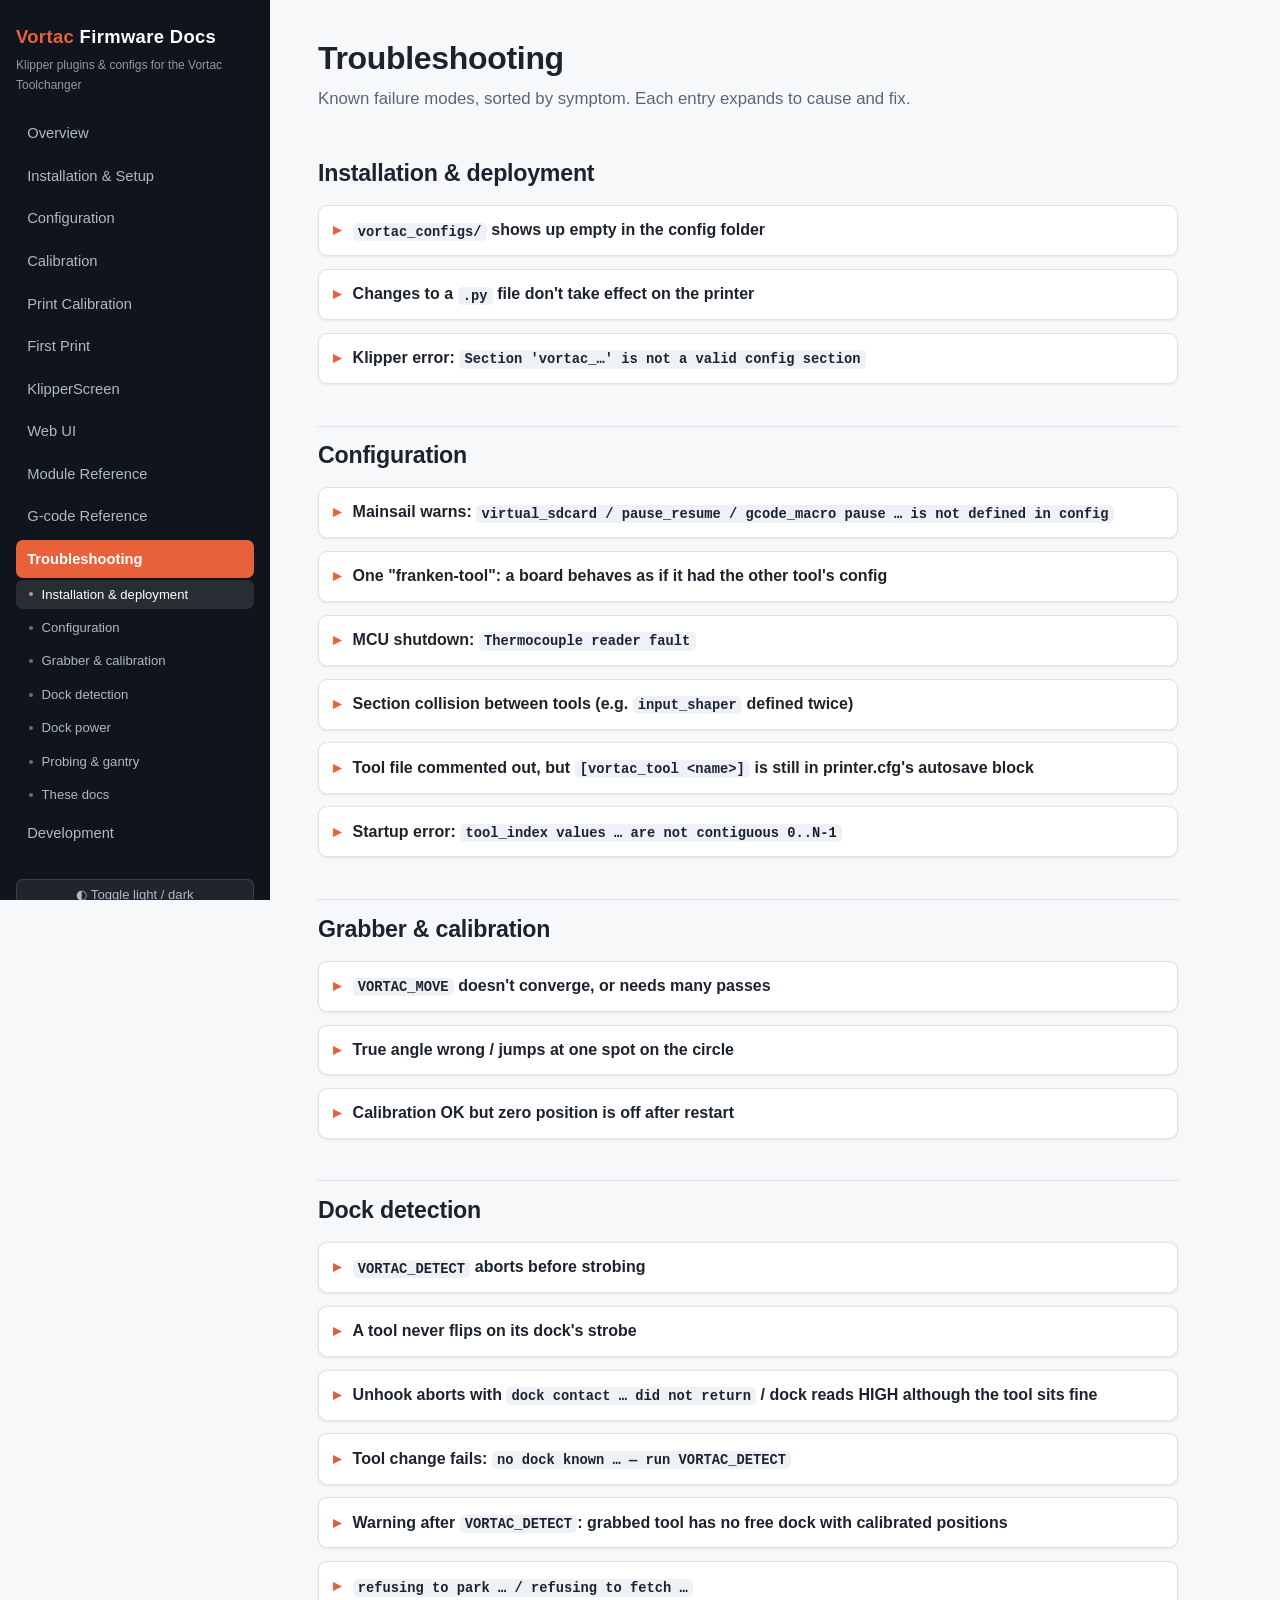
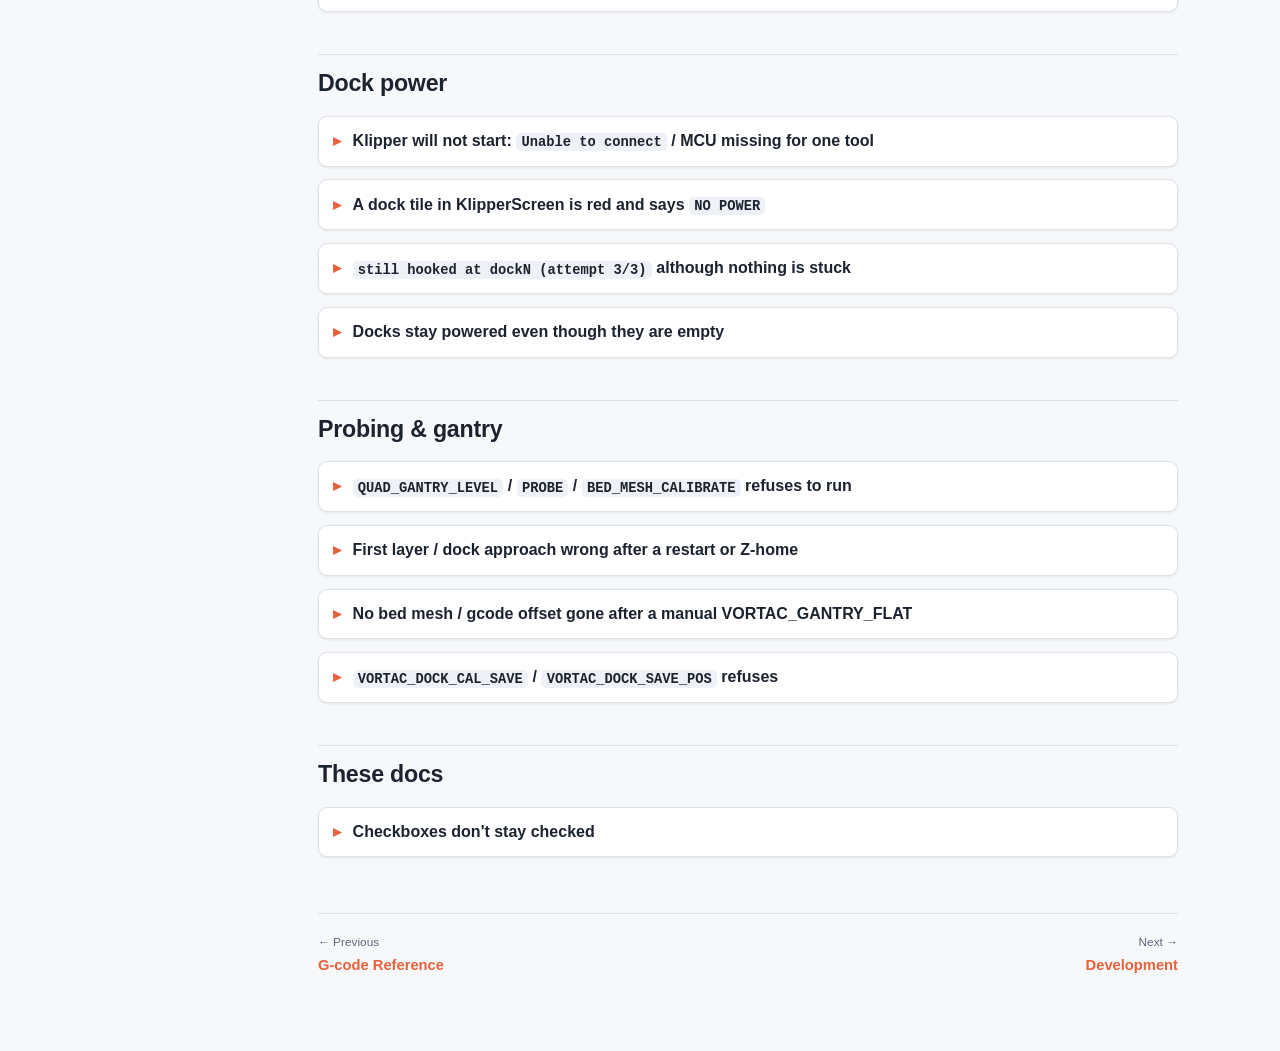
<file: DOCS/troubleshooting.html>
<!DOCTYPE html>
<html lang="en">
<head>
<meta charset="utf-8">
<meta name="viewport" content="width=device-width, initial-scale=1">
<title>Troubleshooting — Vortac Firmware Docs</title>
<link rel="stylesheet" href="assets/style.css">
<script src="assets/docs.js" defer></script>
</head>
<body>
<nav class="sidebar"></nav>
<main><div class="content">

<h1>Troubleshooting</h1>
<p class="subtitle">Known failure modes, sorted by symptom. Each entry expands to cause and
fix.</p>

<h2 id="install-issues">Installation &amp; deployment</h2>

<details class="fold" id="empty-configs">
  <summary><code>vortac_configs/</code> shows up empty in the config folder</summary>
  <div class="fold-body">
    <p><strong>Cause:</strong> the systemd automount hasn't been triggered yet, or the web
    interface is showing a cached file tree.</p>
    <p><strong>Fix:</strong> run <code>sudo ./install.sh</code> manually once more, then clear
    your browser cache and reload the web interface — Mainsail/Fluidd caches the file tree.</p>
  </div>
</details>

<details class="fold">
  <summary>Changes to a <code>.py</code> file don't take effect on the printer</summary>
  <div class="fold-body">
    <p><strong>Checklist:</strong></p>
    <ul>
      <li>Did the Pi actually pull? (<code>git -C ~/vortac log -1</code>)</li>
      <li>The <code>.path</code> watcher re-runs <code>install.sh</code> on pull, but Klipper is
          <strong>not</strong> restarted automatically: <code>sudo systemctl restart klipper</code>.</li>
      <li>Is the file symlinked? <code>ls -la ~/klipper/klippy/extras/ | grep vortac</code>. The
          installer <em>skips</em> files that already exist as real (non-symlink) files — remove
          the stale copy and re-run <code>install.sh</code>.</li>
      <li>New <code>.py</code> files only get linked when <code>install.sh</code> runs — after
          adding a module, make sure it ran (a pull triggers it, or run it manually).</li>
    </ul>
  </div>
</details>

<details class="fold">
  <summary>Klipper error: <code>Section 'vortac_…' is not a valid config section</code></summary>
  <div class="fold-body">
    <p><strong>Cause:</strong> the extra isn't symlinked into Klipper's
    <code>klippy/extras/</code> (installer never ran, or Klipper lives in a non-default path).</p>
    <p><strong>Fix:</strong> run <code>sudo ./install.sh</code> (set <code>KLIPPER_DIR</code> if
    Klipper is not at <code>~/klipper</code>), then restart Klipper.</p>
  </div>
</details>

<h2 id="config-issues">Configuration</h2>

<details class="fold" id="mainsail-cfg">
  <summary>Mainsail warns: <code>virtual_sdcard / pause_resume / gcode_macro pause … is not defined in config</code></summary>
  <div class="fold-body">
    <p><strong>Cause:</strong> Mainsail's client config (<code>mainsail.cfg</code>) is not
    included — it provides <code>virtual_sdcard</code>, <code>pause_resume</code>,
    <code>display_status</code> and the <code>PAUSE</code>/<code>RESUME</code>/
    <code>CANCEL_PRINT</code> macros.</p>
    <p><strong>Fix:</strong> add <code>[include mainsail.cfg]</code> to
    <code>printer.cfg</code> (see <code>configs/printer.example.cfg</code>). If
    <code>~/printer_data/config/mainsail.cfg</code> does not exist, install it via the
    <a href="https://github.com/mainsail-crew/mainsail-config">mainsail-config</a> repo with a
    Moonraker <code>update_manager</code> entry, then restart Klipper.</p>
    <p><strong>Toolchanger note:</strong> the client macros park the toolhead on pause/cancel —
    no probing involved, so the probe guard does not interfere. If the default park corner
    collides with a dock, set <code>variable_custom_park_x/y</code> in
    <code>[gcode_macro _CLIENT_VARIABLE]</code>.</p>
  </div>
</details>

<details class="fold" id="franken-tool">
  <summary>One "franken-tool": a board behaves as if it had the other tool's config</summary>
  <div class="fold-body">
    <p><strong>Symptom examples:</strong> one board shut down by the other tool's sensor config;
    LEDs or fans reacting on the wrong tool; only one tool showing up although two are
    configured.</p>
    <p><strong>Cause:</strong> a copied tool file where an occurrence of the old tool name was
    missed. Klipper silently merges duplicate config sections (last value wins), so this never
    errors on its own.</p>
    <p><strong>Fix:</strong> grep the new tool file for the old name and rename every
    occurrence. With the current conventions the name only appears in <strong>two</strong>
    headers — <code>[mcu &lt;name&gt;]</code> and <code>[include_with &lt;name&gt; …]</code> —
    everything else (sense pins, <code>[vortac_tool &lt;name&gt;]</code>,
    <code>extruder_name</code>) is injected from the PCB template.
    <code>vortac_manager</code> refuses to start on the conflicts it can detect (duplicate
    index/MCU/UUID/sense pins) — fix what it names.</p>
  </div>
</details>

<details class="fold" id="thermocouple-fault">
  <summary>MCU shutdown: <code>Thermocouple reader fault</code></summary>
  <div class="fold-body">
    <p><strong>Cause:</strong> MAX31865 RTD configuration doesn't match the board's reference
    resistor.</p>
    <p><strong>Fix:</strong> pairing rule of thumb — PT100 → <code>rtd_reference_r: 430</code>,
    PT1000 → <code>rtd_reference_r: 4300</code>. Check the actual reference resistor on your
    board and set the values via <code>overrides:</code> on the tool's
    <code>[include_with]</code> section (see
    <a href="configuration.html#overrides">Configuration → overrides</a>).</p>
  </div>
</details>

<details class="fold">
  <summary>Section collision between tools (e.g. <code>input_shaper</code> defined twice)</summary>
  <div class="fold-body">
    <p><strong>Cause:</strong> bare Klipper singletons without a name part can't be namespaced by
    <code>include_with</code>. The known ones (<code>resonance_tester</code>,
    <code>input_shaper</code>, <code>shaketune</code>) are skipped automatically for
    <code>tool_index ≥ 1</code>; anything else passes through unchanged.</p>
    <p><strong>Fix:</strong> add the section to <code>skip_sections:</code> on the colliding
    tool's <code>[include_with]</code>.</p>
  </div>
</details>

<details class="fold" id="ghost-tool">
  <summary>Tool file commented out, but <code>[vortac_tool &lt;name&gt;]</code> is still in printer.cfg's autosave block</summary>
  <div class="fold-body">
    <p><strong>This is by design, not an error.</strong> Dock calibration
    (<code>params_&lt;dock&gt;_x/y/z</code>) is persisted via <code>SAVE_CONFIG</code> into
    <code>[vortac_tool &lt;name&gt;]</code> in the autosave block. When the tool's include is
    commented out, that section remains and loads as a harmless <em>ghost</em>: no sense pins
    configured → <code>available</code> defaults to <code>False</code>, the manager skips it, and
    the calibration data survives until the tool returns. Don't delete it unless the tool is gone
    for good.</p>
    <p>Set <code>available: True</code> explicitly only for a genuinely sense-pin-less tool
    (degraded blind-unhook mode) — never to "fix" a ghost.</p>
  </div>
</details>

<details class="fold" id="non-contiguous-indices">
  <summary>Startup error: <code>tool_index values … are not contiguous 0..N-1</code></summary>
  <div class="fold-body">
    <p><strong>Cause:</strong> with order-based numbering this holds by construction, so the
    error usually means an explicit <code>tool_index:</code> was mixed with auto-numbered
    includes (the per-printer counter ignores explicit values), or a <code>vortac_tool</code>
    section was skipped (e.g. via <code>skip_sections:</code>) while another include already
    counted past it.</p>
    <p><strong>Fix:</strong> let the include order in <code>tools.cfg</code> do the numbering —
    remove explicit <code>tool_index:</code> options from tool includes (or use them on
    <em>all</em> tools consistently), and don't skip the template's <code>vortac_tool</code>
    placeholder on some tools but not others.</p>
  </div>
</details>

<h2 id="grabber-issues">Grabber &amp; calibration</h2>

<details class="fold">
  <summary><code>VORTAC_MOVE</code> doesn't converge, or needs many passes</summary>
  <div class="fold-body">
    <ul>
      <li><strong>Stale or missing LUT</strong> — re-run <code>VORTAC_CALIBRATE</code> +
          <code>SAVE_CONFIG</code>. Verify with <code>VORTAC_MESURE</code>:
          <code>lutPairs</code>/<code>finalPairs</code> must be a straight line with slope 1.</li>
      <li><strong>Mechanical backlash</strong> — <code>VORTAC_CALIBRATE DIR=both</code> reports it
          (<code>Backlash … mean/max</code>). If it is large, use direction-constrained modes
          (<code>MODE=cw|ccw</code>, <code>engage_mode</code>/<code>disengage_mode</code>) and
          calibrate with <code>DIR=</code> that direction.</li>
      <li><strong>Lost steps</strong> (binding, too-high speed, too-low stepper current) — lost
          steps show up as a constant surprise in the next absolute reading. Check that the
          grabber rotates freely and reduce <code>SPEED</code>.</li>
      <li><strong>Noisy sensor reads</strong> — increase <code>READS</code> and
          <code>READ_SETTLE</code>.</li>
    </ul>
  </div>
</details>

<details class="fold">
  <summary>True angle wrong / jumps at one spot on the circle</summary>
  <div class="fold-body">
    <p><strong>Cause:</strong> LUT seam handling problems usually come from a calibration run
    where the sensor seam fell exactly on a bin, or from an aborted calibration.</p>
    <p><strong>Fix:</strong> re-run <code>VORTAC_CALIBRATE</code> (the default <code>PHASE</code>
    pre-roll of half a bin places the seam between bins). Verify the full circle with
    <code>VORTAC_MESURE SAMPLES=180</code> and plot via <code>dev_scripts/plotData.py</code> —
    exactly one clean wrap at the 360° seam is expected.</p>
  </div>
</details>

<details class="fold">
  <summary>Calibration OK but zero position is off after restart</summary>
  <div class="fold-body">
    <p><strong>Cause:</strong> <code>SAVE_CONFIG</code> was skipped — <code>lookup_table</code>
    and <code>zero_pos_offset</code> are only staged via <code>configfile.set</code> until then.</p>
    <p><strong>Fix:</strong> re-run <code>VORTAC_SET_ZERO</code> (approach the reference in the
    operating direction if you use cw/ccw modes), then <code>SAVE_CONFIG</code>.</p>
  </div>
</details>

<h2 id="detection-issues">Dock detection</h2>

<details class="fold" id="detect-aborts">
  <summary><code>VORTAC_DETECT</code> aborts before strobing</summary>
  <div class="fold-body">
    <p><strong>Cause:</strong> a tool already reads dock LOW while <em>all</em> dock Tool_id
    channels are off — the mapping would be ambiguous. Usually a wiring/polarity issue on
    <code>dock_sense_pin</code>, ambient light triggering the opto, or a dock LED channel that is
    not actually controlled by the configured <code>argb_led</code>/<code>argb_channel</code>.</p>
    <p><strong>Debug:</strong> <code>VORTAC_SENSE_STATUS</code> for the raw pin states,
    <code>VORTAC_DOCK_STROBE DOCK=dockN VALUE=0</code>/<code>1</code> to toggle a single channel
    manually, <code>VORTAC_SENSE_MONITOR DURATION=10</code> while toggling to watch transitions.
    Check the pin inversion (<code>!miniGrey:PB15</code>) against your opto logic.</p>
  </div>
</details>

<details class="fold">
  <summary>A tool never flips on its dock's strobe</summary>
  <div class="fold-body">
    <ul>
      <li>Dock LED chain index vs. <code>dockN</code> mismatch — docks map to LED chain indices;
          verify with <code>VORTAC_DOCK_STROBE</code> that the right physical LED lights up.</li>
      <li>Wrong <code>argb_channel</code> (Tool_id strobe is the <code>green</code> channel by
          default).</li>
      <li><code>dock_strobe_time</code> too short for the opto to settle — raise it in
          <code>[vortac_manager]</code>.</li>
      <li>Run <code>VORTAC_DETECT DEBUG=1</code> for per-strobe detail.</li>
    </ul>
  </div>
</details>

<details class="fold" id="sense-channel-off">
  <summary>Unhook aborts with <code>dock contact … did not return</code> / dock reads HIGH although the tool sits fine</summary>
  <div class="fold-body">
    <p><strong>Cause:</strong> <code>dock_sense</code> is <em>actively pulled low by the dock's
    green LED channel</em> — with green off, the pad always reads HIGH regardless of pogo
    contact, and every unhook check misinterprets that as lost contact. Typical trigger: a
    manual <code>SET_LED</code> (or an LED effect) switched the dock's green channel off
    between detection and the load.</p>
    <p><strong>Check:</strong> <code>VORTAC_SENSE_STATUS</code> reports the per-dock sense pull
    state (<code>Dock sense pull (green)</code>) and warns when any dock has it off. With
    <code>argb_status_mode: sense</code> the blue status LED mirrors it, so a dark status LED at
    the dock is the visual giveaway — in the other status modes blue says nothing about the sense
    pull.</p>
    <p><strong>Fix:</strong> the manager reconciles every dock LED at <code>klippy:ready</code>,
    before every tool change, and after every <code>VORTAC_DETECT</code> — so on current firmware
    this recovers automatically. Manually: <code>VORTAC_DOCK_STROBE DOCK=dockN VALUE=1</code>.</p>
  </div>
</details>

<details class="fold" id="no-dock-known">
  <summary>Tool change fails: <code>no dock known … — run VORTAC_DETECT</code></summary>
  <div class="fold-body">
    <p><strong>Cause:</strong> docks are established at runtime by <code>VORTAC_DETECT</code>
    (<code>home_dock</code> is only an optional manual fallback), and no detection has run yet —
    the manager has no dock to fetch the tool from or park it at.</p>
    <p><strong>Fix:</strong> run <code>VORTAC_DETECT</code> before the first tool change — put it
    in your <code>PRINT_START</code>. Alternatively, pin a manual fallback on the tool via
    include_with overrides (<code>vortac_tool TN.home_dock: dockX</code>).</p>
  </div>
</details>

<details class="fold" id="no-free-calibrated-dock">
  <summary>Warning after <code>VORTAC_DETECT</code>: grabbed tool has no free dock with calibrated positions</summary>
  <div class="fold-body">
    <p><strong>Cause:</strong> a grabbed tool is assigned the first <em>free</em> dock that has
    <em>calibrated</em> positions for it (a previous choice — fetch origin or manual
    <code>home_dock</code> — is kept if still free and calibrated). If every calibrated dock is
    occupied, or no dock was ever calibrated for this tool, detection warns:
    <code>VORTAC_UNLOAD</code> / tool changes will fail until a dock is calibrated for it or a
    dock is freed.</p>
    <p><strong>Fix:</strong> calibrate a dock position for the tool
    (<a href="calibration.html#dock-positions">Calibration → Dock positions</a>, or the manual
    <code>VORTAC_DOCK_SAVE_POS</code> fallback), or free an already-calibrated dock, then re-run
    <code>VORTAC_DETECT</code>.</p>
  </div>
</details>

<details class="fold" id="change-refused">
  <summary><code>refusing to park … / refusing to fetch …</code></summary>
  <div class="fold-body">
    <p>The tool change aborted <em>before moving</em> because the manager's state and the sense
    pins disagree. Four distinct refusals, all of them cheap insurance against a collision:</p>
    <ul>
      <li><strong>&ldquo;the dock map says X is already sitting there&rdquo;</strong> — the park
      destination is believed occupied by another tool. Driving the held tool in would wreck
      both.</li>
      <li><strong>&ldquo;the dock map says X is sitting there&rdquo;</strong> (on a fetch) — the
      target's dock is assigned to a different tool, and completing the fetch would erase that
      tool's only occupancy record and leave its dock de-energized.</li>
      <li><strong>&ldquo;dock_sense says it is still sitting in a dock&rdquo;</strong> — the
      manager thinks it holds a tool that is provably still parked, so the park would drive the
      <em>empty</em> grabber down onto it. Almost always a
      <code>VORTAC_SET_CURRENT_TOOL</code> that does not match reality.</li>
      <li><strong>&ldquo;grab_sense says X is still in the grabber&rdquo;</strong> — a fetch was
      requested with a tool still on the carriage (a cleared current tool, or a detection that
      could not see a sense-pin-less tool). It would ram the held tool into the target's
      dock.</li>
    </ul>
    <p><strong>Fix:</strong> <code>VORTAC_DETECT</code>. It rebuilds the map from the sense pins
    and resyncs the held tool, which resolves all four. If a refusal survives detection, the
    sense wiring disagrees with physical reality — start at
    <code>VORTAC_SENSE_STATUS</code>.</p>
  </div>
</details>

<h2 id="power-issues">Dock power</h2>

<details class="fold" id="mcu-missing-after-change">
  <summary>Klipper will not start: <code>Unable to connect</code> / MCU missing for one tool</summary>
  <div class="fold-body">
    <p><strong>Cause:</strong> that tool's dock is switched off and the tool is sitting in it, so
    the board never comes up on the CAN bus. WS2812 keep their last value across a klippy
    restart, so a dock left dead by an aborted tool change is still dead at the next
    <code>mcu_identify</code> — and that happens <em>before</em> Klipper ever programs the dock
    LED, so nothing in the firmware can rescue it.</p>
    <p><strong>Fix:</strong> <strong>power-cycle the printer.</strong> That clears the LED latch,
    and the unprogrammed state is &ldquo;powered&rdquo; by design
    (<code>dock_power_invert</code>). Klipper then starts normally.</p>
    <p><strong>Why it happened:</strong> normal operation cannot produce this state —
    <code>RESTART</code> and <code>FIRMWARE_RESTART</code> are wrapped to energize every dock
    first, and every failure path of a fetch restores the supply. Suspect one of:</p>
    <ul>
      <li>a manual <code>SET_LED</code> that raised the supply channel, followed by a
          <em>service</em> restart (<code>systemctl restart klipper</code>) — the restart guard
          only covers the gcode commands; a service restart kills the host without running any
          klippy code. The dock power watchdog reverts such tampering within
          <code>dock_power_watchdog</code> seconds (default 5), so this window is nearly closed
          on current firmware;</li>
      <li>a hard <code>M112</code>/power loss mid-change;</li>
      <li>a manual <code>VORTAC_DOCK_POWER … VALUE=0 FORCE=1</code>.</li>
    </ul>
    <p>If it repeats without any of these, that is a bug worth reporting.</p>
    <div class="callout warn">
    <p>Check <code>initial_RED: 0.0</code> in the <code>[neopixel]</code> dock section. A
    non-zero value means &ldquo;supply cut&rdquo; on Vortac hardware and would starve every tool
    board at startup.</p>
    </div>
  </div>
</details>

<details class="fold">
  <summary>A dock tile in KlipperScreen is red and says <code>NO POWER</code></summary>
  <div class="fold-body">
    <p><strong>Meaning:</strong> the manager believes that dock holds a tool while its supply is
    switched off. Left alone, that board will be missing after the next restart (above).</p>
    <p><strong>Fix:</strong> tap the tile and confirm, or run
    <code>VORTAC_DOCK_POWER DOCK=dockN VALUE=1</code>. Then <code>VORTAC_DETECT</code> to get a
    clean map. Switching a dock <em>off</em> is deliberately not offered from the touchscreen.</p>
  </div>
</details>

<details class="fold">
  <summary><code>still hooked at dockN (attempt 3/3)</code> although nothing is stuck</summary>
  <div class="fold-body">
    <p><strong>Meaning:</strong> after the checked Z lift the manager backs out by
    <code>dock_check_ystep</code> in Y and expects <code>dock_sense</code> to go HIGH &mdash; the
    pogo pin sliding off its landing pad is what signals a clean release. It stayed LOW, so the
    verdict is &ldquo;hooks did not release&rdquo;, the tool is re-seated and the attempt repeats.</p>
    <p><strong>Telling a false positive from a real bind:</strong> a real bind usually clears on
    one of the retries or shows up as a <code>tilt</code> (dock contact lost during the lift). All
    three attempts failing identically, with the tool visibly free on the hooks, points at the
    step simply being too short: the pin is still on the pad. The relevant dimension is the
    <em>Y extent of the pad</em> (plus any Y compliance of the spring-loaded dock board, which is
    riding at the top of its travel at that moment), not the pin's own spring travel.</p>
    <p><strong>Fix:</strong> read the checkpoints in <code>klippy.log</code>
    (<code>vortac unhook &lt;tool&gt;: backout +2.000mm dock=LOW grab=LOW</code>) and raise
    <code>dock_check_ystep</code> in <code>[vortac_manager]</code> (see
    <a href="modules.html#dock-motion-options">Dock motion options</a>)
    until <code>dock</code> reads HIGH on the first step. Raising
    <code>dock_check_steps</code> instead gives the pin several steps to clear the pad
    before a verdict is passed. The backout happens at Z&nbsp;+&nbsp;<code>dock_z_clearance</code>
    with the tool off the hooks, so a longer step is not in itself risky.</p>
  </div>
</details>

<details class="fold">
  <summary>Docks stay powered even though they are empty</summary>
  <div class="fold-body">
    <p><strong>Cause:</strong> by design. Only a dock <em>positively known</em> to be empty is
    de-energized. Anything uncertain stays live: no detection has run yet, the dock was ambiguous
    in the last pass, some tool could not be placed, or more than one tool read grabbed at once
    (a lying <code>grab_sense</code> can hide a parked tool) — the last two cases hold
    <em>all</em> docks on, because that tool may be sitting in a dock that read empty precisely
    because its board was already dark.</p>
    <p>Two configurations pin every dock on <em>permanently</em>, because detection can never
    locate the tool in question:</p>
    <ul>
      <li>a tool with <code>available: True</code> but no sense pins (the degraded blind-unhook
          mode) — it has no <code>dock_sense</code> to strobe;</li>
      <li>a tool with <code>available: False</code> whose <code>[mcu&nbsp;…]</code> section is
          still included — klippy needs that board on the bus, but this module never sees it.
          <code>klippy.log</code> carries a warning naming it at startup.</li>
    </ul>
    <p><strong>Check:</strong> <code>VORTAC_STATUS</code> shows the dock power map and, in
    brackets, which docks are being held on. Run <code>VORTAC_DETECT</code> and resolve the
    <code>Missing</code> / <code>Ambiguous</code> / <code>Unknown sense</code> lines it
    reports.</p>
  </div>
</details>

<h2 id="probing-issues">Probing &amp; gantry</h2>

<details class="fold">
  <summary><code>QUAD_GANTRY_LEVEL</code> / <code>PROBE</code> / <code>BED_MESH_CALIBRATE</code> refuses to run</summary>
  <div class="fold-body">
    <p><strong>Cause:</strong> this is the manager's probe guard, not an error. A tool is held
    (logically, or a <code>grab_sense</code> pin reads grabbed). Probing with a tool would crash
    the nozzle into the bed — the probe touch point sits above the nozzle tip.</p>
    <p><strong>Fix:</strong> <code>VORTAC_UNLOAD</code>, probe, then pick the tool back up. If no
    tool is physically held but the guard still triggers, check
    <code>VORTAC_SENSE_STATUS</code> — a stuck/misconfigured <code>grab_sense_pin</code> reads as
    grabbed — and clear a stale logical tool with
    <code>VORTAC_SET_CURRENT_TOOL CLEAR=1</code>.</p>
  </div>
</details>

<details class="fold">
  <summary>First layer / dock approach wrong after a restart or Z-home</summary>
  <div class="fold-body">
    <p><strong>Cause:</strong> the FLAT/TILT state of <code>[vortac_qgl_state]</code> is RAM only.
    A power cycle, a Klipper restart or a fresh Z-home resets it to <code>flat</code> and clears
    the stored QGL deltas.</p>
    <p><strong>Fix:</strong> re-run <code>QUAD_GANTRY_LEVEL</code> (with no tool held) before
    printing. Check with <code>VORTAC_QGL_STATUS</code>. If Z was re-homed while a tool was held:
    <code>VORTAC_UNLOAD</code> → <code>QUAD_GANTRY_LEVEL</code> → reload the tool.</p>
  </div>
</details>

<details class="fold">
  <summary>No bed mesh / gcode offset gone after a manual VORTAC_GANTRY_FLAT</summary>
  <div class="fold-body">
    <p><strong>Cause:</strong> that is the dock coordinate system doing its job —
    <code>VORTAC_GANTRY_FLAT</code> parks the bed mesh and the gcode offset because both are
    bed-referenced and invalid frame-flat (see
    <a href="modules.html#vortac-qgl-state">two coordinate systems</a>).
    <code>VORTAC_QGL_STATUS</code> shows <code>frame: dock</code>, the parked offset and
    whether a mesh is suspended.</p>
    <p><strong>Fix:</strong> <code>VORTAC_GANTRY_TILT</code> (or the panel's <em>Tilt</em>
    button) hands both back — the offset is <em>added</em> on top of whatever is live, so
    babystepping done in the dock frame survives too. A <code>QUAD_GANTRY_LEVEL</code> does
    it as well, since QGL ends bed-tilted by definition.</p>
    <p><strong>Lost for good only across a restart:</strong> the parked values are RAM, like
    <code>homing_origin</code> itself. Re-run <code>QUAD_GANTRY_LEVEL</code> and
    <code>BED_MESH_PROFILE LOAD=…</code>. If you would rather keep the toggle gantry-only,
    set <code>manage_coordinate_system: False</code> on <code>[vortac_qgl_state]</code>.</p>
  </div>
</details>

<details class="fold">
  <summary><code>VORTAC_DOCK_CAL_SAVE</code> / <code>VORTAC_DOCK_SAVE_POS</code> refuses</summary>
  <div class="fold-body">
    <ul>
      <li>Gantry is <code>tilted</code> — dock geometry is only valid frame-flat:
          <code>VORTAC_GANTRY_FLAT</code> first.</li>
      <li>No dock/tool selected — run <code>VORTAC_SELECT_DOCK DOCK=dockN</code> (which needs the
          tool to be detected in that dock) before <code>VORTAC_DOCK_CAL_SAVE</code>.</li>
    </ul>
  </div>
</details>

<h2 id="docs-issues">These docs</h2>

<details class="fold">
  <summary>Checkboxes don't stay checked</summary>
  <div class="fold-body">
    <p>Checklist state is stored in your browser's <code>localStorage</code>, keyed per page. It
    is lost if you clear site data, use a private window, or open the docs from a different
    origin/path. Some browsers restrict <code>localStorage</code> for <code>file://</code> pages —
    serving the folder (e.g. <code>python3 -m http.server</code> in <code>DOCS/</code>) always
    works.</p>
  </div>
</details>

<div class="page-nav" data-auto></div>
</div></main>
</body>
</html>
</file>
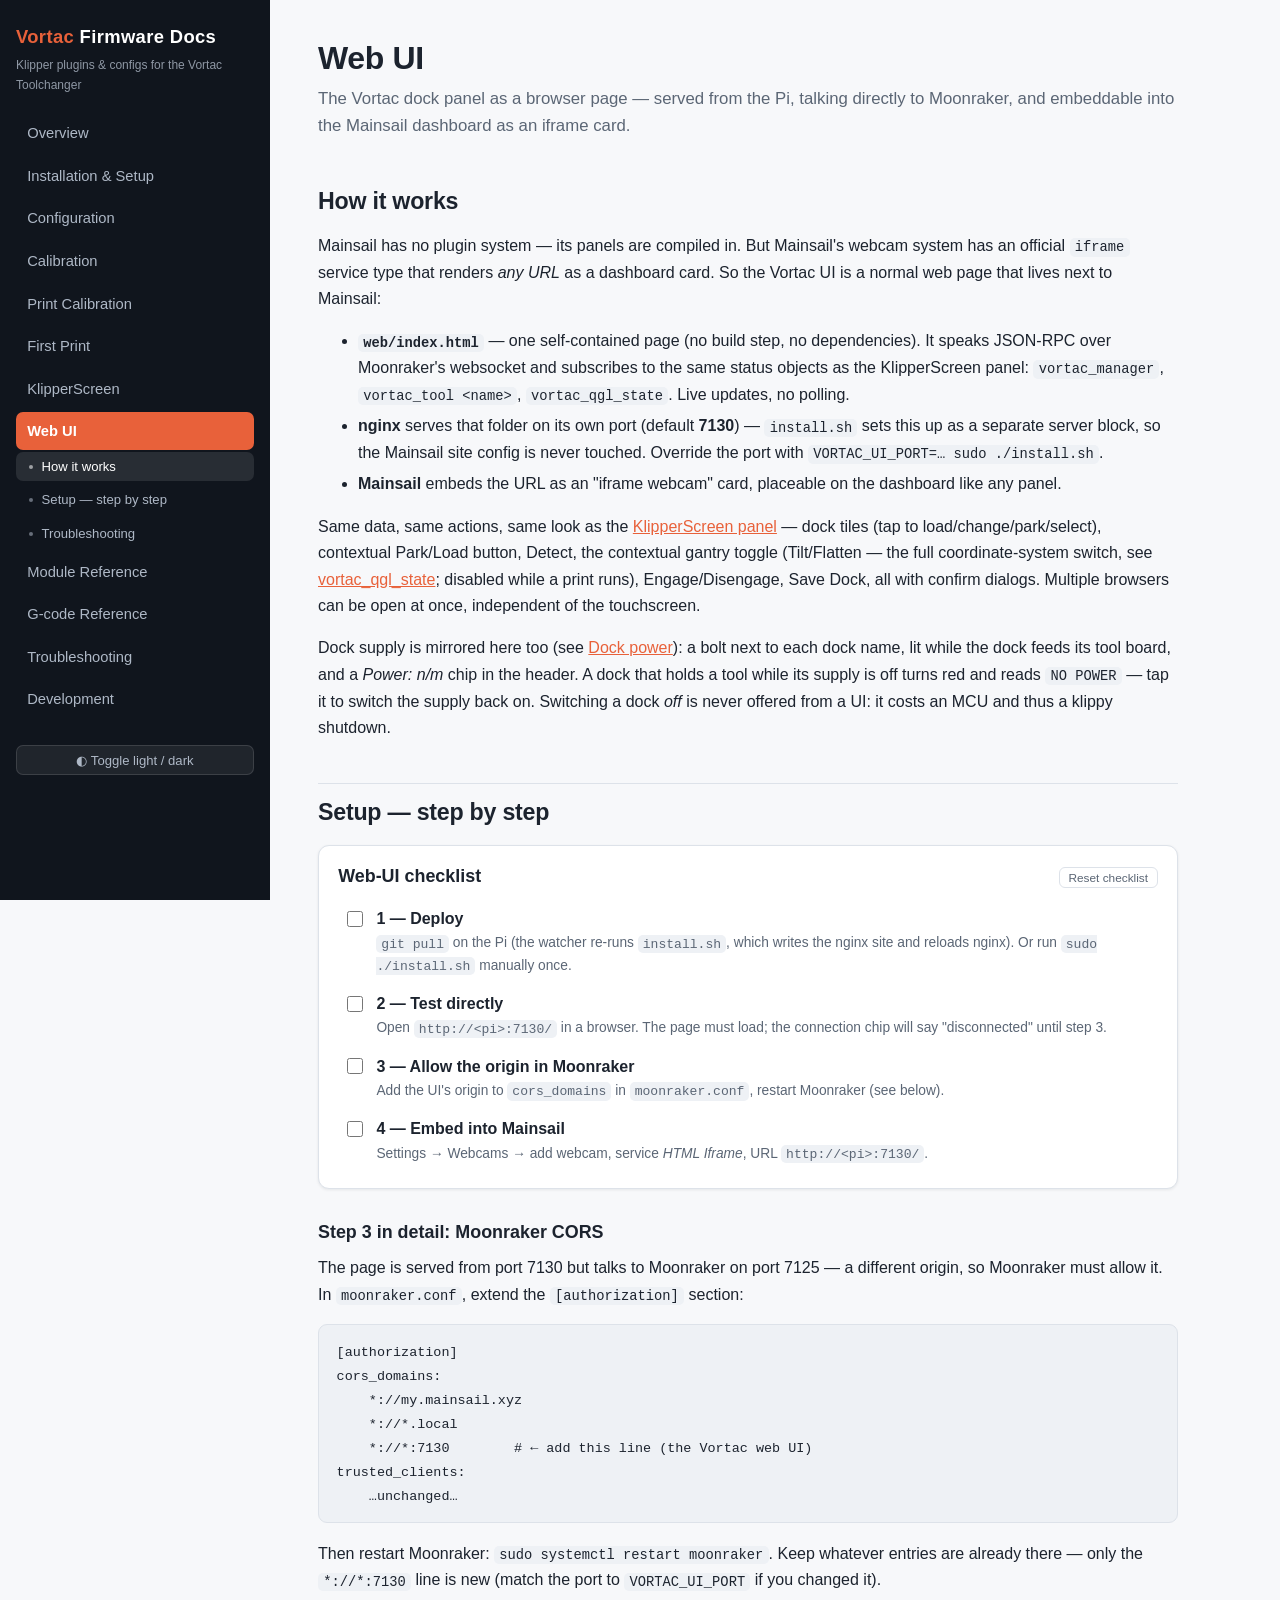
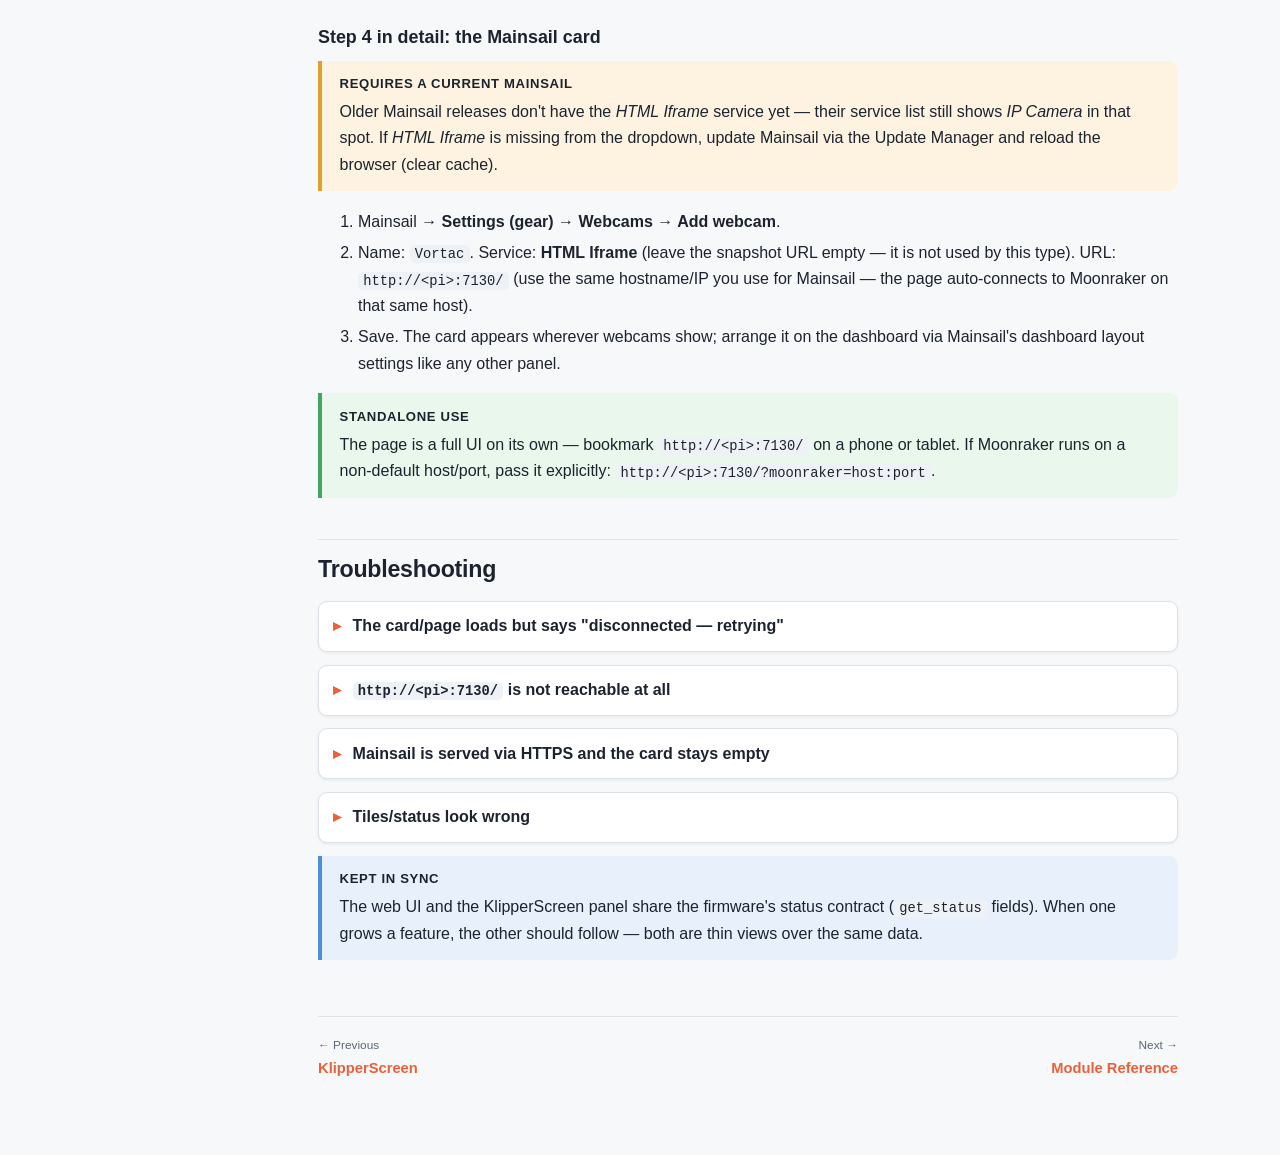
<file: DOCS/web-ui.html>
<!DOCTYPE html>
<html lang="en">
<head>
<meta charset="utf-8">
<meta name="viewport" content="width=device-width, initial-scale=1">
<title>Web UI — Vortac Firmware Docs</title>
<link rel="stylesheet" href="assets/style.css">
<script src="assets/docs.js" defer></script>
</head>
<body>
<nav class="sidebar"></nav>
<main><div class="content">

<h1>Web UI</h1>
<p class="subtitle">The Vortac dock panel as a browser page — served from the Pi, talking
directly to Moonraker, and embeddable into the Mainsail dashboard as an iframe card.</p>

<h2 id="architecture">How it works</h2>
<p>Mainsail has no plugin system — its panels are compiled in. But Mainsail's webcam system has
an official <code>iframe</code> service type that renders <em>any URL</em> as a dashboard card.
So the Vortac UI is a normal web page that lives next to Mainsail:</p>
<ul>
  <li><strong><code>web/index.html</code></strong> — one self-contained page (no build step, no
      dependencies). It speaks JSON-RPC over Moonraker's websocket and subscribes to the same
      status objects as the KlipperScreen panel: <code>vortac_manager</code>,
      <code>vortac_tool &lt;name&gt;</code>, <code>vortac_qgl_state</code>. Live updates, no
      polling.</li>
  <li><strong>nginx</strong> serves that folder on its own port (default <strong>7130</strong>) —
      <code>install.sh</code> sets this up as a separate server block, so the Mainsail site
      config is never touched. Override the port with <code>VORTAC_UI_PORT=… sudo ./install.sh</code>.</li>
  <li><strong>Mainsail</strong> embeds the URL as an "iframe webcam" card, placeable on the
      dashboard like any panel.</li>
</ul>
<p>Same data, same actions, same look as the <a href="klipperscreen.html#panel-preview">
KlipperScreen panel</a> — dock tiles (tap to load/change/park/select), contextual Park/Load
button, Detect, the contextual gantry toggle (Tilt/Flatten — the full coordinate-system
switch, see <a href="modules.html#vortac-qgl-state">vortac_qgl_state</a>; disabled while a
print runs),
Engage/Disengage, Save Dock, all with confirm dialogs. Multiple browsers can be
open at once, independent of the touchscreen.</p>
<p>Dock supply is mirrored here too (see <a href="modules.html#dock-power">Dock power</a>): a bolt
next to each dock name, lit while the dock feeds its tool board, and a <em>Power: n/m</em> chip in
the header. A dock that holds a tool while its supply is off turns red and reads
<code>NO POWER</code> — tap it to switch the supply back on. Switching a dock <em>off</em> is
never offered from a UI: it costs an MCU and thus a klippy shutdown.</p>

<h2 id="setup">Setup — step by step</h2>

<div class="checklist">
  <div class="checklist-head">
    <h3>Web-UI checklist</h3>
    <button class="reset" type="button">Reset checklist</button>
  </div>
  <label class="check"><input type="checkbox" data-ck="deploy">
    <span class="check-text"><span class="check-title">1 — Deploy</span>
    <span class="check-sub"><code>git pull</code> on the Pi (the watcher re-runs
    <code>install.sh</code>, which writes the nginx site and reloads nginx). Or run
    <code>sudo ./install.sh</code> manually once.</span></span>
  </label>
  <label class="check"><input type="checkbox" data-ck="direct">
    <span class="check-text"><span class="check-title">2 — Test directly</span>
    <span class="check-sub">Open <code>http://&lt;pi&gt;:7130/</code> in a browser. The page must
    load; the connection chip will say "disconnected" until step 3.</span></span>
  </label>
  <label class="check"><input type="checkbox" data-ck="cors">
    <span class="check-text"><span class="check-title">3 — Allow the origin in Moonraker</span>
    <span class="check-sub">Add the UI's origin to <code>cors_domains</code> in
    <code>moonraker.conf</code>, restart Moonraker (see below).</span></span>
  </label>
  <label class="check"><input type="checkbox" data-ck="iframe">
    <span class="check-text"><span class="check-title">4 — Embed into Mainsail</span>
    <span class="check-sub">Settings → Webcams → add webcam, service <em>HTML Iframe</em>,
    URL <code>http://&lt;pi&gt;:7130/</code>.</span></span>
  </label>
</div>

<h3 id="cors">Step 3 in detail: Moonraker CORS</h3>
<p>The page is served from port 7130 but talks to Moonraker on port 7125 — a different origin,
so Moonraker must allow it. In <code>moonraker.conf</code>, extend the
<code>[authorization]</code> section:</p>
<pre><code>[authorization]
cors_domains:
    *://my.mainsail.xyz
    *://*.local
    *://*:7130        # ← add this line (the Vortac web UI)
trusted_clients:
    …unchanged…</code></pre>
<p>Then restart Moonraker: <code>sudo systemctl restart moonraker</code>. Keep whatever entries
are already there — only the <code>*://*:7130</code> line is new (match the port to
<code>VORTAC_UI_PORT</code> if you changed it).</p>

<h3 id="mainsail">Step 4 in detail: the Mainsail card</h3>
<div class="callout warn">
  <span class="callout-title">Requires a current Mainsail</span>
  <p>Older Mainsail releases don't have the <em>HTML Iframe</em> service yet — their service
  list still shows <em>IP Camera</em> in that spot. If <em>HTML Iframe</em> is missing from the
  dropdown, update Mainsail via the Update Manager and reload the browser (clear cache).</p>
</div>
<ol>
  <li>Mainsail → <strong>Settings (gear) → Webcams → Add webcam</strong>.</li>
  <li>Name: <code>Vortac</code>. Service: <strong>HTML Iframe</strong> (leave the snapshot URL
      empty — it is not used by this type). URL:
      <code>http://&lt;pi&gt;:7130/</code> (use the same hostname/IP you use for Mainsail —
      the page auto-connects to Moonraker on that same host).</li>
  <li>Save. The card appears wherever webcams show; arrange it on the dashboard via
      Mainsail's dashboard layout settings like any other panel.</li>
</ol>

<div class="callout tip">
  <span class="callout-title">Standalone use</span>
  <p>The page is a full UI on its own — bookmark <code>http://&lt;pi&gt;:7130/</code> on a phone
  or tablet. If Moonraker runs on a non-default host/port, pass it explicitly:
  <code>http://&lt;pi&gt;:7130/?moonraker=host:port</code>.</p>
</div>

<h2 id="webui-troubleshooting">Troubleshooting</h2>
<details class="fold">
  <summary>The card/page loads but says "disconnected — retrying"</summary>
  <div class="fold-body">
    <p>Almost always CORS: Moonraker rejects the websocket because the origin
    (<code>http://&lt;pi&gt;:7130</code>) is not in <code>cors_domains</code>. Fix step 3 and
    restart Moonraker. Check the browser console (F12) — a blocked origin is reported there.
    Second candidate: the machine is reachable but Klipper is down — then the chip shows
    <em>"klipper: shutdown/error"</em> instead.</p>
  </div>
</details>
<details class="fold">
  <summary><code>http://&lt;pi&gt;:7130/</code> is not reachable at all</summary>
  <div class="fold-body">
    <ul>
      <li>nginx site missing — re-run <code>sudo ./install.sh</code> (it prints the URL on
          success; "nginx not found" means nginx isn't installed).</li>
      <li>Config test failed — <code>sudo nginx -t</code> shows why;
          <code>sudo systemctl reload nginx</code> after fixing.</li>
      <li>Port collision — some other service owns 7130: re-install with
          <code>VORTAC_UI_PORT=7131 sudo ./install.sh</code> and adjust the CORS entry and the
          iframe URL.</li>
    </ul>
  </div>
</details>
<details class="fold">
  <summary>Mainsail is served via HTTPS and the card stays empty</summary>
  <div class="fold-body">
    <p>Browsers block plain-HTTP iframes inside an HTTPS page (mixed content). Either serve
    Mainsail via HTTP on the LAN, or put the Vortac UI behind the same HTTPS proxy and use an
    <code>https://</code> iframe URL — the page automatically switches to <code>wss://</code>
    for the websocket when loaded over HTTPS.</p>
  </div>
</details>
<details class="fold">
  <summary>Tiles/status look wrong</summary>
  <div class="fold-body">
    <p>The page renders exactly the manager's status objects — if it disagrees with reality, the
    KlipperScreen panel and <code>VORTAC_STATUS</code> will disagree in the same way. Debug on
    that level (<a href="troubleshooting.html#detection-issues">detection issues</a>), not in the
    browser.</p>
  </div>
</details>

<div class="callout">
  <span class="callout-title">Kept in sync</span>
  <p>The web UI and the KlipperScreen panel share the firmware's status contract
  (<code>get_status</code> fields). When one grows a feature, the other should follow — both are
  thin views over the same data.</p>
</div>

<div class="page-nav" data-auto></div>
</div></main>
</body>
</html>
</file>
<file: DOCS/assets/style.css>
/* Vortac Firmware documentation — shared stylesheet */

:root {
  --bg: #f7f8fa;
  --bg-panel: #ffffff;
  --bg-code: #eef1f5;
  --bg-sidebar: #10151d;
  --sidebar-text: #aeb8c6;
  --sidebar-active: #ffffff;
  --text: #1c232e;
  --text-muted: #5b6675;
  --accent: #e8613a;          /* Vortac orange */
  --accent-soft: #fdece6;
  --border: #dde2e9;
  --note-bg: #e8f1fb;  --note-border: #4a90d9;
  --warn-bg: #fdf3e0;  --warn-border: #e0a030;
  --tip-bg:  #e9f7ec;  --tip-border: #3fa860;
  --danger-bg: #fceaea; --danger-border: #d05050;
  --kbd-bg: #ffffff;
  --shadow: 0 1px 3px rgba(16, 21, 29, .08);
}

[data-theme="dark"] {
  --bg: #10151d;
  --bg-panel: #171e29;
  --bg-code: #0c1017;
  --bg-sidebar: #0c1017;
  --sidebar-text: #8b95a5;
  --sidebar-active: #ffffff;
  --text: #dde3ea;
  --text-muted: #93a0b0;
  --accent: #f0764f;
  --accent-soft: #3a2118;
  --border: #2a3442;
  --note-bg: #16283c;  --note-border: #4a90d9;
  --warn-bg: #33270f;  --warn-border: #e0a030;
  --tip-bg:  #142b1b;  --tip-border: #3fa860;
  --danger-bg: #351919; --danger-border: #d05050;
  --kbd-bg: #222c3a;
  --shadow: 0 1px 3px rgba(0, 0, 0, .4);
}

* { box-sizing: border-box; }

html { scroll-behavior: smooth; }

body {
  margin: 0;
  font-family: -apple-system, BlinkMacSystemFont, "Segoe UI", Roboto, "Helvetica Neue", Arial, sans-serif;
  font-size: 16px;
  line-height: 1.65;
  color: var(--text);
  background: var(--bg);
  display: flex;
  min-height: 100vh;
}

/* ---------- Sidebar ---------- */

nav.sidebar {
  width: 270px;
  flex-shrink: 0;
  background: var(--bg-sidebar);
  color: var(--sidebar-text);
  padding: 1.4rem 1rem 2rem;
  position: sticky;
  top: 0;
  height: 100vh;
  overflow-y: auto;
}

.sidebar .brand {
  display: block;
  color: var(--sidebar-active);
  text-decoration: none;
  font-size: 1.15rem;
  font-weight: 700;
  letter-spacing: .02em;
  margin-bottom: .2rem;
}
.sidebar .brand span { color: var(--accent); }
.sidebar .tagline {
  font-size: .75rem;
  margin: 0 0 1.2rem;
  color: var(--sidebar-text);
  opacity: .8;
}

.sidebar ul { list-style: none; margin: 0; padding: 0; }
.sidebar li a {
  display: block;
  color: var(--sidebar-text);
  text-decoration: none;
  padding: .42rem .7rem;
  border-radius: 7px;
  font-size: .92rem;
}
.sidebar li a:hover { color: var(--sidebar-active); background: rgba(255,255,255,.06); }
.sidebar li a.active {
  color: var(--sidebar-active);
  background: var(--accent);
  font-weight: 600;
}

.sidebar .toc { margin: .15rem 0 .3rem 0; }
.sidebar .toc a {
  font-size: .82rem;
  padding: .22rem .7rem .22rem 1.6rem;
  position: relative;
}
.sidebar .toc a::before {
  content: "";
  position: absolute;
  left: .8rem; top: 50%;
  width: 4px; height: 4px;
  border-radius: 50%;
  background: currentColor;
  transform: translateY(-50%);
  opacity: .55;
}
.sidebar .toc a.active { background: rgba(255,255,255,.1); font-weight: 500; }

.sidebar .theme-toggle {
  margin-top: 1.4rem;
  width: 100%;
  background: rgba(255,255,255,.07);
  color: var(--sidebar-text);
  border: 1px solid rgba(255,255,255,.12);
  border-radius: 7px;
  padding: .4rem .7rem;
  cursor: pointer;
  font-size: .82rem;
}
.sidebar .theme-toggle:hover { color: var(--sidebar-active); }

/* ---------- Main content ---------- */

main {
  flex: 1;
  min-width: 0;
  padding: 2.4rem 3rem 5rem;
}

.content { max-width: 860px; }

h1 {
  font-size: 2rem;
  line-height: 1.25;
  margin: 0 0 .4rem;
  letter-spacing: -.01em;
}
.subtitle {
  color: var(--text-muted);
  margin: 0 0 2rem;
  font-size: 1.05rem;
}

h2 {
  font-size: 1.45rem;
  margin: 2.6rem 0 .8rem;
  padding-top: .6rem;
  border-top: 1px solid var(--border);
  letter-spacing: -.01em;
}
h2:first-of-type { border-top: none; padding-top: 0; }
h3 { font-size: 1.12rem; margin: 1.8rem 0 .5rem; }
h4 { font-size: .98rem; margin: 1.3rem 0 .4rem; }

h2 .anchor, h3 .anchor {
  opacity: 0;
  text-decoration: none;
  color: var(--accent);
  margin-left: .35rem;
  font-weight: 400;
}
h2:hover .anchor, h3:hover .anchor { opacity: 1; }

p, ul, ol { margin: 0 0 1rem; }
li { margin-bottom: .3rem; }
a { color: var(--accent); }

hr { border: none; border-top: 1px solid var(--border); margin: 2rem 0; }

/* ---------- Code ---------- */

code, kbd {
  font-family: ui-monospace, SFMono-Regular, "SF Mono", Menlo, Consolas, monospace;
  font-size: .86em;
}
code {
  background: var(--bg-code);
  padding: .12em .38em;
  border-radius: 5px;
}
pre {
  background: var(--bg-code);
  border: 1px solid var(--border);
  border-radius: 9px;
  padding: .9rem 1.1rem;
  overflow-x: auto;
  line-height: 1.5;
  margin: 0 0 1.1rem;
}
pre code { background: none; padding: 0; font-size: .84rem; }

kbd {
  background: var(--kbd-bg);
  border: 1px solid var(--border);
  border-bottom-width: 2px;
  border-radius: 5px;
  padding: .08em .4em;
}

/* ---------- Tables ---------- */

.table-wrap { overflow-x: auto; margin: 0 0 1.2rem; }
table {
  border-collapse: collapse;
  width: 100%;
  font-size: .9rem;
  background: var(--bg-panel);
  border: 1px solid var(--border);
  border-radius: 9px;
  overflow: hidden;
  box-shadow: var(--shadow);
}
th, td {
  text-align: left;
  padding: .5rem .8rem;
  border-bottom: 1px solid var(--border);
  vertical-align: top;
}
th {
  background: var(--bg-code);
  font-weight: 600;
  font-size: .84rem;
}
tr:last-child td { border-bottom: none; }

/* ---------- Callouts ---------- */

.callout {
  border-left: 4px solid var(--note-border);
  background: var(--note-bg);
  border-radius: 0 9px 9px 0;
  padding: .8rem 1.1rem;
  margin: 0 0 1.1rem;
}
.callout > :last-child { margin-bottom: 0; }
.callout .callout-title {
  font-weight: 700;
  font-size: .82rem;
  text-transform: uppercase;
  letter-spacing: .05em;
  display: block;
  margin-bottom: .25rem;
}
.callout.warn   { border-color: var(--warn-border);   background: var(--warn-bg); }
.callout.tip    { border-color: var(--tip-border);    background: var(--tip-bg); }
.callout.danger { border-color: var(--danger-border); background: var(--danger-bg); }

/* ---------- Collapsibles ---------- */

details.fold {
  background: var(--bg-panel);
  border: 1px solid var(--border);
  border-radius: 9px;
  margin: 0 0 .8rem;
  box-shadow: var(--shadow);
}
details.fold > summary {
  cursor: pointer;
  padding: .7rem 1.1rem;
  font-weight: 600;
  list-style: none;
  position: relative;
  padding-left: 2.1rem;
  user-select: none;
}
details.fold > summary::-webkit-details-marker { display: none; }
details.fold > summary::before {
  content: "▸";
  position: absolute;
  left: .9rem;
  color: var(--accent);
  transition: transform .15s ease;
}
details.fold[open] > summary::before { transform: rotate(90deg); }
details.fold > .fold-body { padding: 0 1.1rem .9rem 2.1rem; }
details.fold > .fold-body > :last-child { margin-bottom: 0; }

/* ---------- Interactive checklists ---------- */

.checklist {
  background: var(--bg-panel);
  border: 1px solid var(--border);
  border-radius: 11px;
  padding: 1rem 1.2rem;
  margin: 0 0 1.4rem;
  box-shadow: var(--shadow);
}
.checklist .checklist-head {
  display: flex;
  justify-content: space-between;
  align-items: baseline;
  gap: 1rem;
  margin-bottom: .5rem;
}
.checklist .checklist-head h3, .checklist .checklist-head h4 { margin: 0; }
.checklist .reset {
  background: none;
  border: 1px solid var(--border);
  border-radius: 6px;
  color: var(--text-muted);
  font-size: .74rem;
  padding: .18rem .55rem;
  cursor: pointer;
  white-space: nowrap;
}
.checklist .reset:hover { color: var(--accent); border-color: var(--accent); }

label.check {
  display: flex;
  gap: .65rem;
  align-items: flex-start;
  padding: .42rem .3rem;
  border-radius: 7px;
  cursor: pointer;
}
label.check:hover { background: var(--bg-code); }
label.check input[type="checkbox"] {
  margin-top: .3rem;
  width: 1rem; height: 1rem;
  accent-color: var(--accent);
  flex-shrink: 0;
  cursor: pointer;
}
label.check .check-text > :last-child { margin-bottom: 0; }
label.check:has(input:checked) .check-text { color: var(--text-muted); }
label.check:has(input:checked) .check-text .check-title { text-decoration: line-through; }
.check-title { font-weight: 600; }
.check-sub { display: block; font-size: .86rem; color: var(--text-muted); }
.check-sub code { font-size: .95em; }

/* ---------- Cards (index page) ---------- */

.card-grid {
  display: grid;
  grid-template-columns: repeat(auto-fill, minmax(240px, 1fr));
  gap: .9rem;
  margin: 0 0 1.4rem;
}
a.card {
  display: block;
  background: var(--bg-panel);
  border: 1px solid var(--border);
  border-radius: 11px;
  padding: 1rem 1.1rem;
  text-decoration: none;
  color: var(--text);
  box-shadow: var(--shadow);
  transition: border-color .12s ease, transform .12s ease;
}
a.card:hover { border-color: var(--accent); transform: translateY(-2px); }
a.card .card-icon { font-size: 1.4rem; display: block; margin-bottom: .3rem; }
a.card .card-title { font-weight: 700; color: var(--accent); display: block; margin-bottom: .15rem; }
a.card .card-desc { font-size: .86rem; color: var(--text-muted); }

/* ---------- Badges / misc ---------- */

.badge {
  display: inline-block;
  font-size: .72rem;
  font-weight: 700;
  padding: .1em .55em;
  border-radius: 99px;
  background: var(--accent-soft);
  color: var(--accent);
  vertical-align: middle;
  letter-spacing: .02em;
}

.cmd { white-space: nowrap; }

.page-nav {
  display: flex;
  justify-content: space-between;
  gap: 1rem;
  margin-top: 3.5rem;
  padding-top: 1.2rem;
  border-top: 1px solid var(--border);
  font-size: .92rem;
}
.page-nav a {
  text-decoration: none;
  color: var(--accent);
  font-weight: 600;
}
.page-nav .dir { display: block; font-size: .74rem; color: var(--text-muted); font-weight: 400; }
.page-nav .next { text-align: right; margin-left: auto; }

.filterbox {
  width: 100%;
  padding: .55rem .9rem;
  border: 1px solid var(--border);
  border-radius: 8px;
  background: var(--bg-panel);
  color: var(--text);
  font-size: .95rem;
  margin: 0 0 1rem;
}
.filterbox:focus { outline: 2px solid var(--accent); border-color: transparent; }

/* ---------- Diagram ---------- */

.diagram {
  background: var(--bg-panel);
  border: 1px solid var(--border);
  border-radius: 11px;
  padding: 1rem;
  margin: 0 0 1.2rem;
  overflow-x: auto;
  box-shadow: var(--shadow);
}
.diagram svg { display: block; margin: 0 auto; max-width: 100%; height: auto; }
.diagram .dlabel { font: 600 13px -apple-system, "Segoe UI", sans-serif; fill: var(--text); }
.diagram .dsub   { font: 11px ui-monospace, Menlo, monospace; fill: var(--text-muted); }
.diagram .dbox   { fill: var(--bg-code); stroke: var(--border); rx: 8; }
.diagram .dbox-hl { fill: var(--accent-soft); stroke: var(--accent); rx: 8; }
.diagram .dline  { stroke: var(--text-muted); stroke-width: 1.4; fill: none; marker-end: url(#arrow); }

/* ---------- Responsive ---------- */

@media (max-width: 900px) {
  body { flex-direction: column; }
  nav.sidebar {
    width: 100%;
    height: auto;
    position: static;
    padding-bottom: 1rem;
  }
  main { padding: 1.4rem 1.2rem 4rem; }
  .sidebar .toc { display: none; }
}

@media print {
  nav.sidebar, .page-nav, .theme-toggle, .checklist .reset { display: none; }
  main { padding: 0; }
}
</file>
